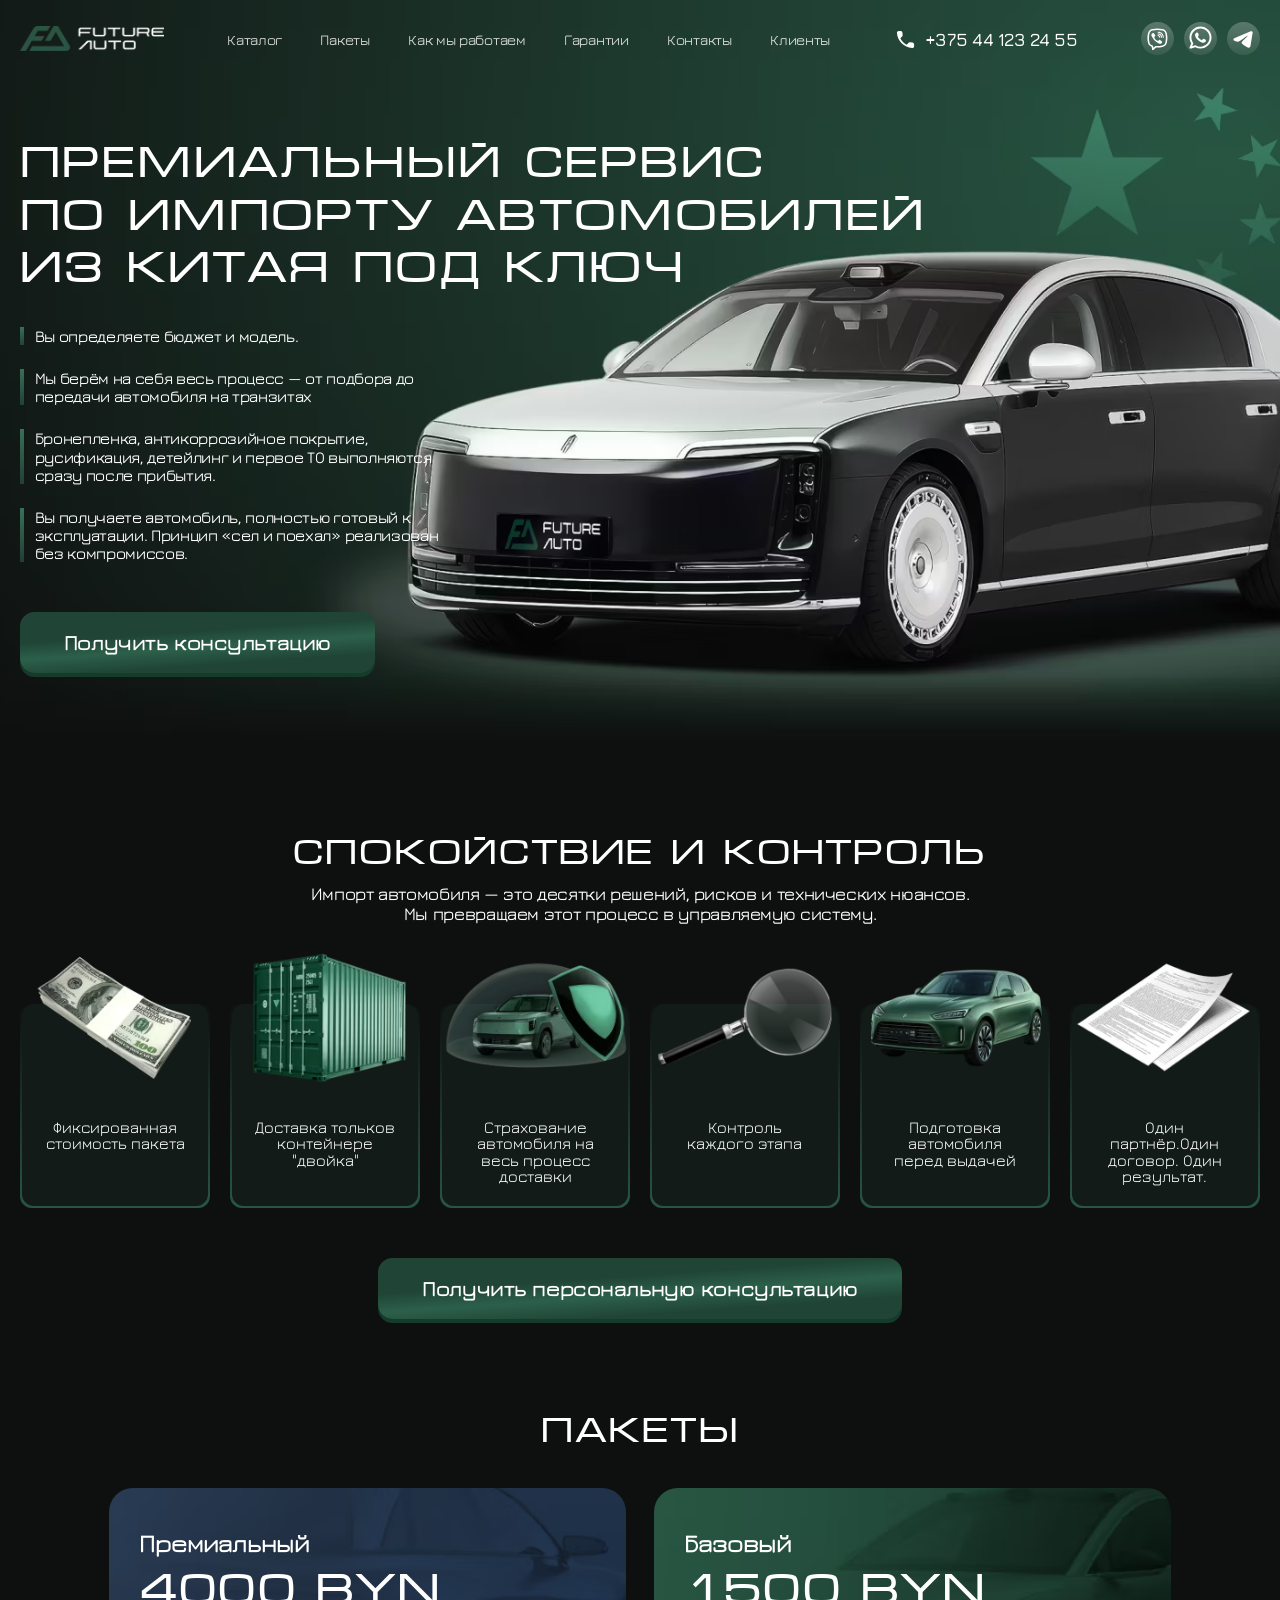
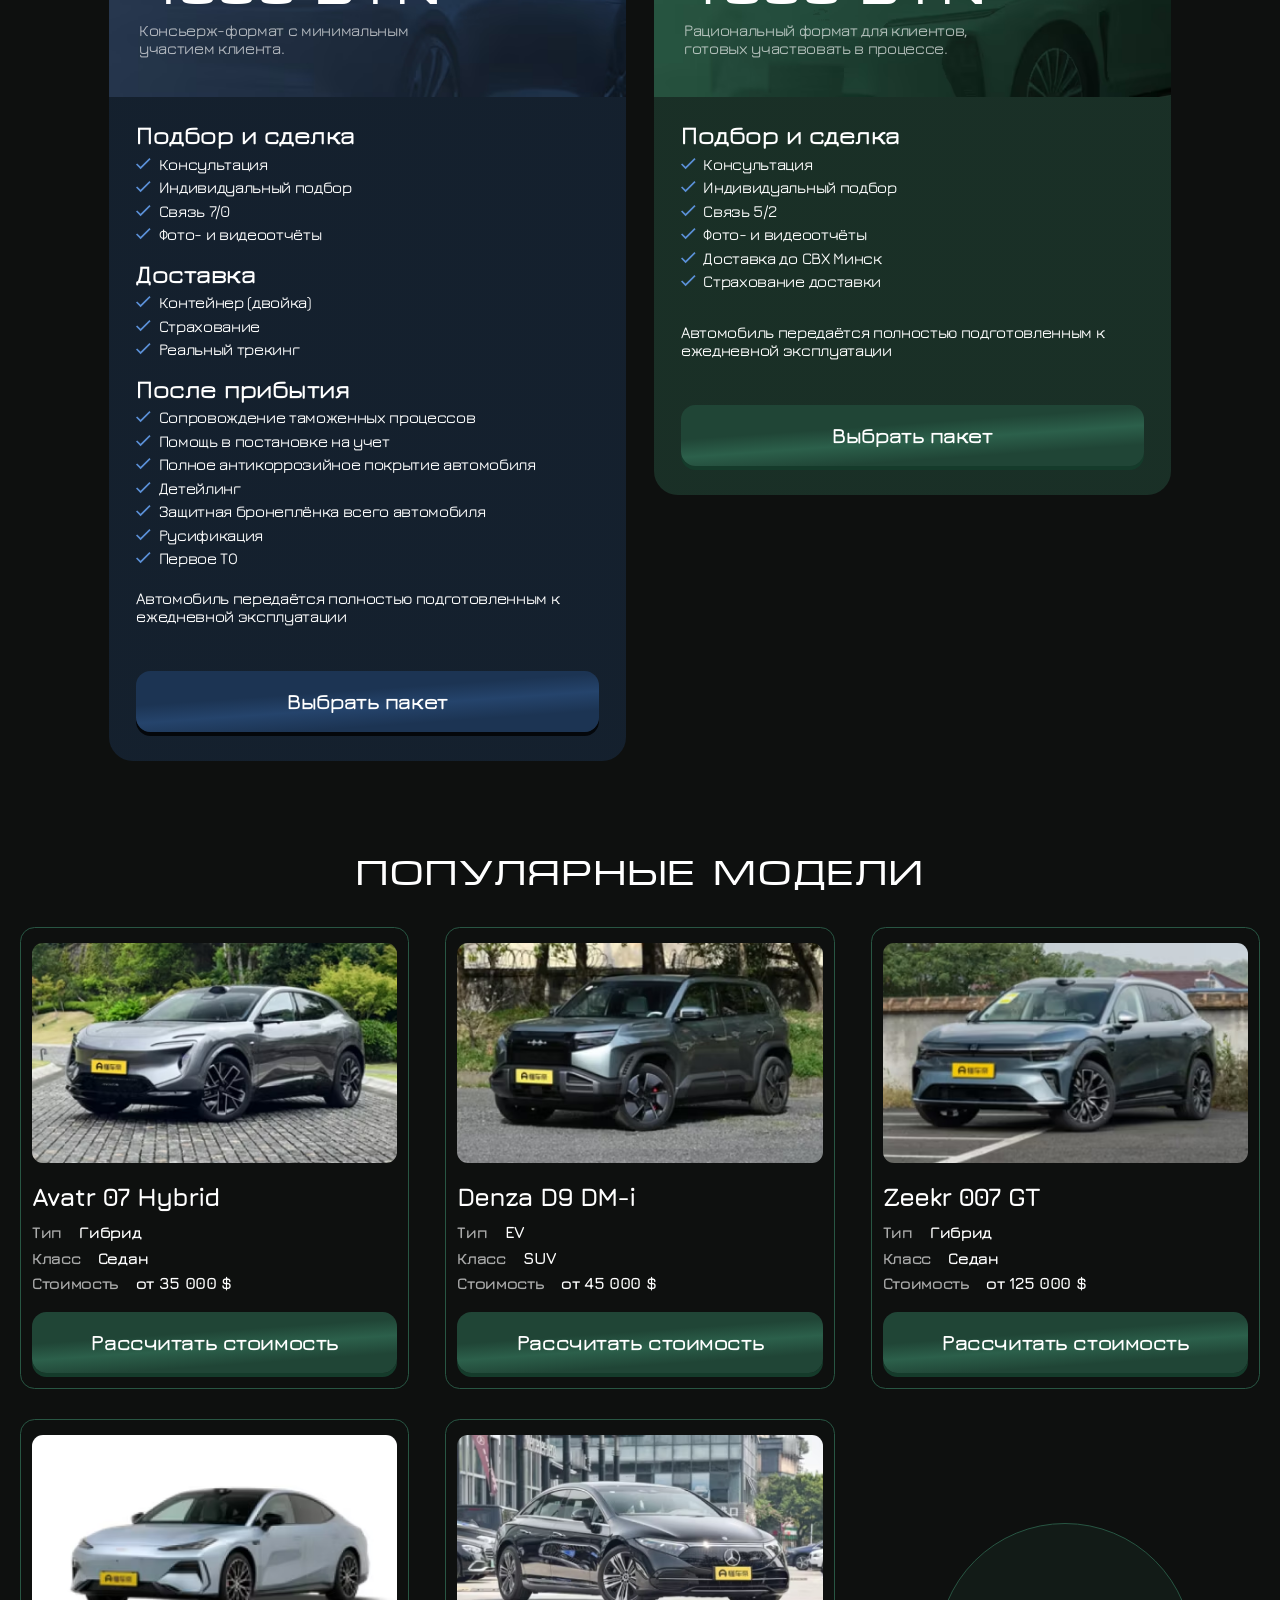
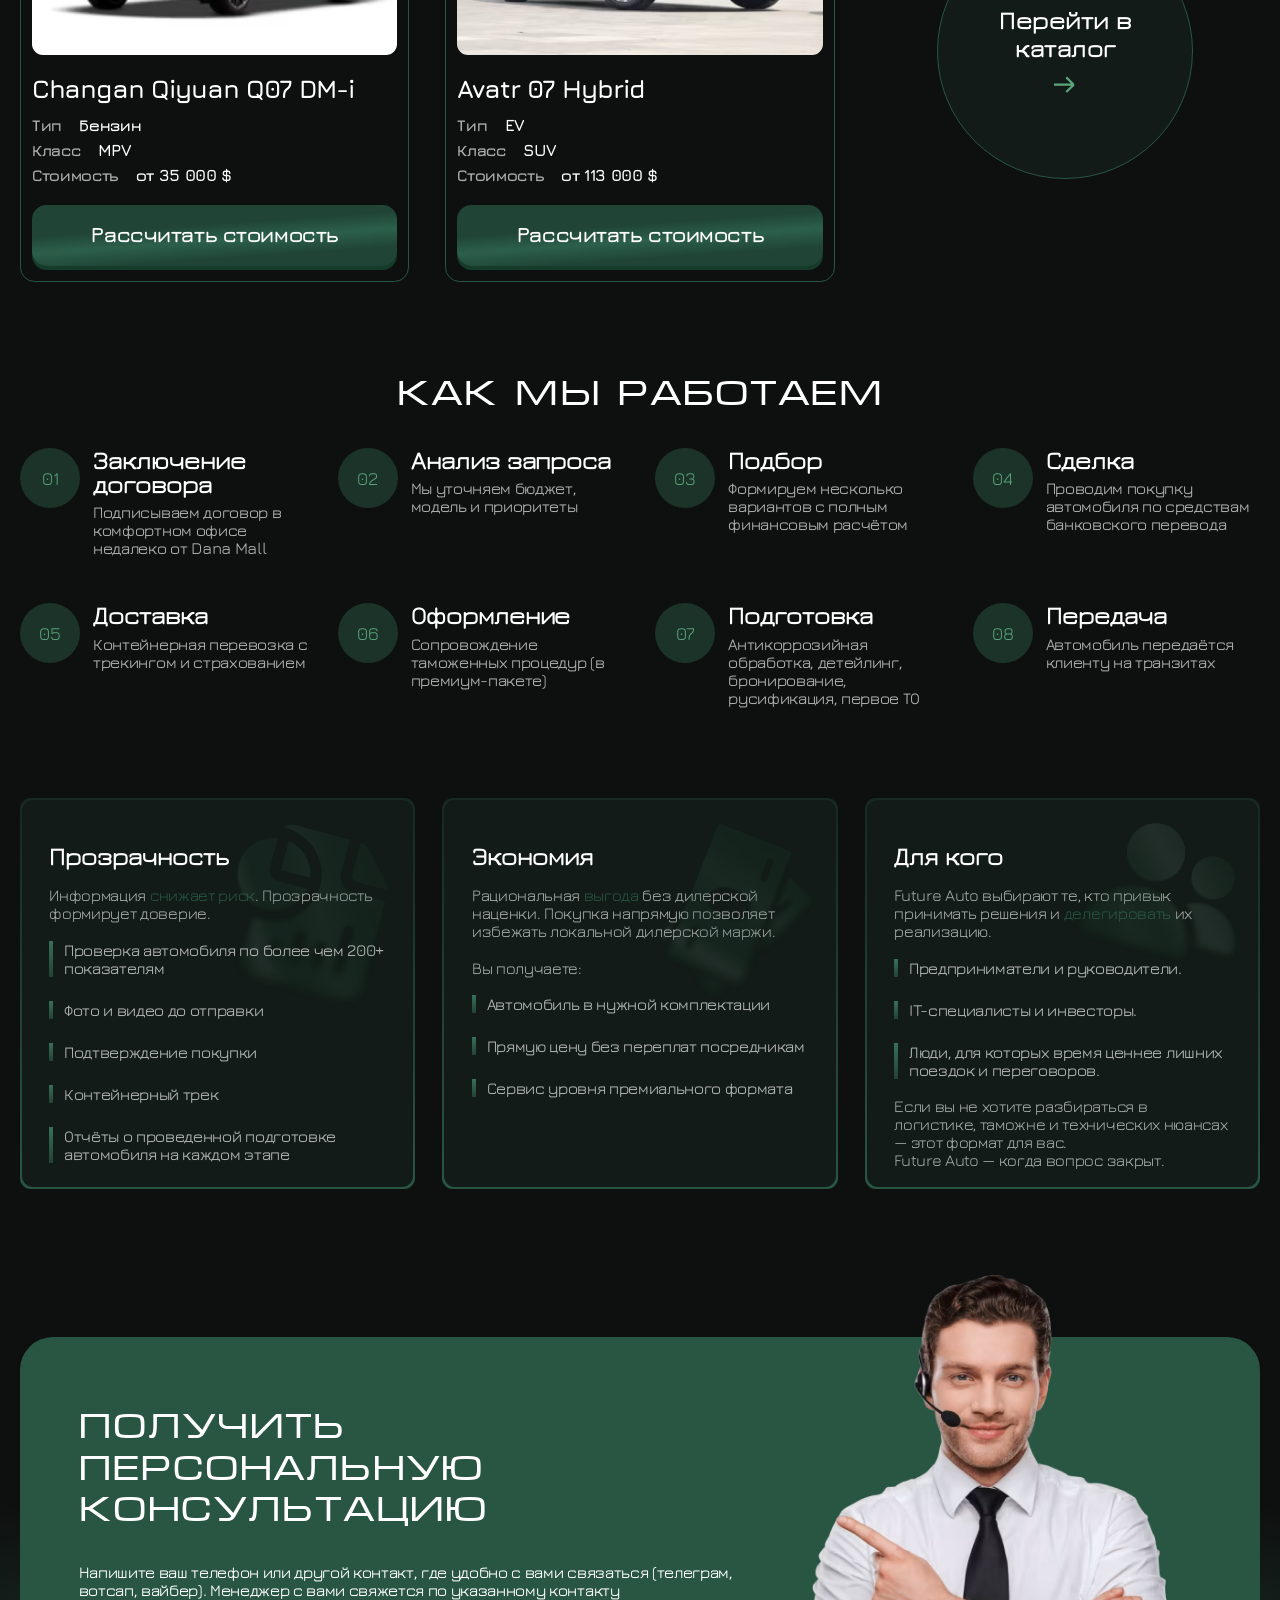
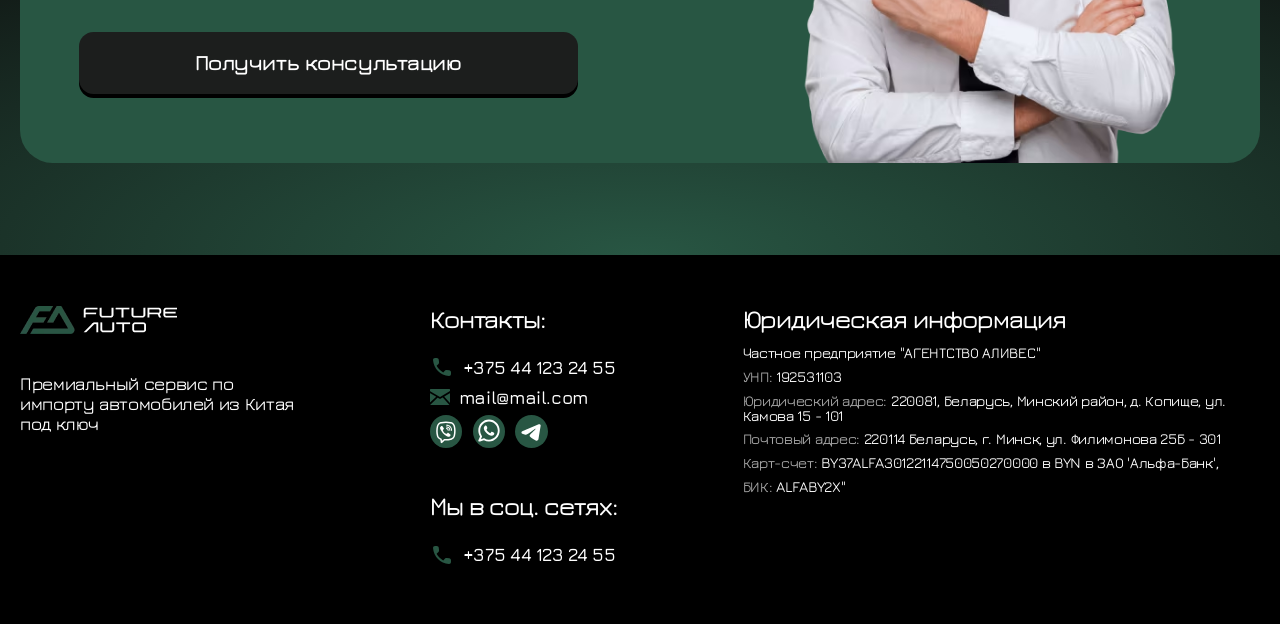
<file: index.html>
<!doctype html>
<html lang="ru">
  <head>
    <meta charset="UTF-8" />
    <meta name="viewport" content="width=device-width, initial-scale=1.0" />
    <link rel="preconnect" href="https://fonts.googleapis.com" />
    <link rel="preconnect" href="https://fonts.gstatic.com" crossorigin />
    <link
      href="https://fonts.googleapis.com/css2?family=Jura:wght@300..700&display=swap"
      rel="stylesheet"
    />
    <link rel="stylesheet" href="./assets/libs/swiper/swiper-bundle.min.css" />
    <link rel="stylesheet" href="./assets/fonts/micra/stylesheet.css" />
    <link rel="stylesheet" href="./assets/css/styles.css" />

    <script src="./assets/libs/swiper/swiper-bundle.min.js"></script>

    <script src="./assets/js/main.js"></script>

    <script src="./assets/js/sliders.js"></script>

    <title>Future auto</title>
  </head>
  <body>
    <header>
      <div class="menu_desktop">
        <!-- Логотип -->
        <a href="/" class="logo">
          <img src="./assets/images/logo.avif" alt="Future Auto логотип" />
        </a>

        <!-- Навигация -->
        <nav class="main_menu">
          <ul>
            <li><a href="/catalog.html">Каталог</a></li>
            <li><a href="/tariffs.html">Пакеты</a></li>
            <li><a href="/process.html">Как мы работаем</a></li>
            <li><a href="/guarantees.html">Гарантии</a></li>
            <li><a href="/contacts.html">Контакты</a></li>
            <li><a href="/clients.html">Клиенты</a></li>
          </ul>
        </nav>
        <div class="contacts_block">
          <img src="./assets/images/icons/phone.svg" alt="" />
          <a href="tel:+375441233455" title="Контакт">+375 44 123 24 55</a>
        </div>
        <div class="socials_block">
          <ul>
            <li>
              <a href="#"
                ><img src="./assets/images/icons/viber.svg" alt="viber"
              /></a>
            </li>

            <li class="desktop">
              <a href="tel:+37544123345">
                <img
                  src="./assets/images/icons/36x36_whatsapp.svg"
                  alt="whatsapp icon"
                />
              </a>
            </li>
            <li>
              <a href="#">
                <img
                  src="./assets/images/icons/36x36_telegram.svg"
                  alt="telegram icon"
                />
              </a>
            </li>
            <li class="mobile">
              <a href="#">
                <img
                  src="./assets/images/icons/phone_mobile.svg"
                  alt="phone icon"
                />
              </a>
            </li>
          </ul>
        </div>
        <div class="burger_btn mobile" data-btn-open="mobile_menu">
          <img src="./assets/images/icons/burger.svg" alt="" />
        </div>
      </div>
    </header>

    <!-- MARK: Hero section -->
    <section class="hero_section">
      <div class="wrap_section">
        <div class="wrap_bg">
          <img
            src="./assets/images/hero_bg.avif"
            alt="car background"
            class="desktop"
          />
          <img
            src="./assets/images/hero_bg_mobile.avif"
            alt="car background"
            class="mobile"
          />
        </div>
        <div class="block_content">
          <div class="wrap_content">
            <h1>
              Премиальный сервис <br />
              по импорту автомобилей <br />
              из китая под ключ
            </h1>
            <ul>
              <li>
                <div class="desciption">Вы определяете бюджет и модель.</div>
              </li>
              <li>
                Мы берём на себя весь процесс — от подбора до передачи
                автомобиля на транзитах
              </li>
              <li>
                Бронепленка, антикоррозийное покрытие, русификация, детейлинг и
                первое ТО выполняются сразу после прибытия.
              </li>
              <li>
                Вы получаете автомобиль, полностью готовый к эксплуатации.
                Принцип «сел и поехал» реализован без компромиссов.
              </li>
            </ul>
            <div class="btn_wrap">
              <a
                href="#"
                class="btn cta"
                data-btn-open="main_popUp"
                data-title-popup="Получить консультацию"
                >Получить консультацию</a
              >
            </div>
          </div>
        </div>
      </div>
    </section>

    <!-- MARK: Feature section -->
    <section class="features_section">
      <div class="wrap_section">
        <div class="header_block">
          <h2>Спокойствие и контроль</h2>
          <div class="description desktop">
            <p>
              Импорт автомобиля — это десятки решений, рисков и технических
              нюансов.
            </p>
            <p>Мы превращаем этот процесс в управляемую систему.</p>
          </div>
        </div>
        <div class="features_block">
          <div class="feature">
            <div class="feature_wrap">
              <img
                src="./assets/images/feature_img_1.avif"
                alt="Фиксированная стоимость пакета"
              />
              <h3>Фиксированная стоимость пакета</h3>
            </div>
          </div>
          <div class="feature">
            <div class="feature_wrap">
              <img
                src="./assets/images/feature_img_2.avif"
                alt="Фиксированная стоимость пакета"
              />
              <h3>Доставка тольков контейнере "двойка"</h3>
            </div>
          </div>
          <div class="feature">
            <div class="feature_wrap">
              <img
                src="./assets/images/feature_img_3.avif"
                alt="Фиксированная стоимость пакета"
              />
              <h3>Страхование автомобиля на весь процесс доставки</h3>
            </div>
          </div>
          <div class="feature">
            <div class="feature_wrap">
              <img
                src="./assets/images/feature_img_4.avif"
                alt="Фиксированная стоимость пакета"
              />
              <h3>Контроль каждого этапа</h3>
            </div>
          </div>
          <div class="feature">
            <div class="feature_wrap">
              <img
                src="./assets/images/feature_img_5.avif"
                alt="Фиксированная стоимость пакета"
              />
              <h3>Подготовка автомобиля перед выдачей</h3>
            </div>
          </div>
          <div class="feature">
            <div class="feature_wrap">
              <img
                src="./assets/images/feature_img_6.avif"
                alt="Фиксированная стоимость пакета"
              />
              <h3>Один партнёр.Один договор. Один результат.</h3>
            </div>
          </div>
        </div>
        <div class="btn_wrap desktop">
          <a href="#" class="btn cta desktop" data-btn-open="main_popUp"
            >Получить персональную консультацию</a
          >
        </div>
      </div>
    </section>

    <!-- MARK: Tariffs section -->
    <section class="tariffs_section">
      <div class="wrap_section">
        <h2>Пакеты</h2>
        <div class="tariffs_block">
          <div class="card">
            <div class="header_block">
              <div class="card_bg">
                <img
                  src="./assets/images/card_bg_premium.avif"
                  alt="background"
                />
              </div>
              <div class="wrap_header_content">
                <h3>Премиальный</h3>
                <div class="cost">4000 BYN</div>
                <p class="description">
                  Консьерж-формат с минимальным участием клиента.
                </p>
              </div>
            </div>
            <div class="services_wrap premium">
              <div class="services__block">
                <h4 class="services__title">Подбор и сделка</h4>
                <ul class="services__list">
                  <li>Консультация</li>
                  <li>Индивидуальный подбор</li>
                  <li>Связь 7/0</li>
                  <li>Фото- и видеоотчёты</li>
                </ul>
              </div>

              <div class="services__block">
                <h4 class="services__title">Доставка</h4>
                <ul class="services__list">
                  <li>Контейнер (двойка)</li>
                  <li>Страхование</li>
                  <li>Реальный трекинг</li>
                </ul>
              </div>

              <div class="services__block">
                <h4 class="services__title">После прибытия</h4>
                <ul class="services__list">
                  <li>Сопровождение таможенных процессов</li>
                  <li>Помощь в постановке на учет</li>
                  <li>Полное антикоррозийное покрытие автомобиля</li>
                  <li>Детейлинг</li>
                  <li>Защитная бронеплёнка всего автомобиля</li>
                  <li>Русификация</li>
                  <li>Первое ТО</li>
                </ul>

                <p class="services__note">
                  Автомобиль передаётся полностью подготовленным к ежедневной
                  эксплуатации
                </p>
              </div>

              <div class="btn_wrap">
                <a
                  href="#"
                  class="btn cta blue"
                  data-btn-open="main_popUp"
                  data-title-popup="Выбрать пакет"
                  >Выбрать пакет</a
                >
              </div>
            </div>
          </div>

          <div class="card">
            <div class="header_block">
              <div class="card_bg">
                <img src="./assets/images/card_bg_base.avif" alt="background" />
              </div>
              <div class="wrap_header_content">
                <h3>Базовый</h3>
                <div class="cost">1500 BYN</div>
                <p class="description">
                  Рациональный формат для клиентов, готовых участвовать в
                  процессе.
                </p>
              </div>
            </div>
            <div class="services_wrap">
              <div class="services__block">
                <h4 class="services__title">Подбор и сделка</h4>
                <ul class="services__list">
                  <li>Консультация</li>
                  <li>Индивидуальный подбор</li>
                  <li>Связь 5/2</li>
                  <li>Фото- и видеоотчёты</li>
                  <li>Доставка до СВХ Минск</li>
                  <li>Страхование доставки</li>
                </ul>
              </div>

              <p class="services__note">
                Автомобиль передаётся полностью подготовленным к ежедневной
                эксплуатации
              </p>
              <div class="btn_wrap">
                <a
                  href="#"
                  class="btn cta"
                  data-btn-open="main_popUp"
                  data-title-popup="Выбрать пакет"
                  >Выбрать пакет</a
                >
              </div>
            </div>
          </div>
        </div>
      </div>
    </section>

    <!-- MARK: Catalog section -->

    <section class="catalog_section">
      <div class="wrap_section">
        <h2 class="text_center">Популярные модели</h2>
        <div class="models_block">
          <!-- Single Card -->
          <article class="card">
            <div class="img_wrap">
              <img src="./assets/images/acard_catalog_1.avif" alt="car avatr" />
            </div>
            <div class="content_wrap">
              <h3>Avatr 07 Hybrid</h3>
              <div class="characteristic_block"><span>Тип</span> Гибрид</div>
              <div class="characteristic_block"><span>Класс</span> Седан</div>
              <div class="characteristic_block">
                <span>Стоимость</span> от 35 000 $
              </div>
              <div class="btn_block">
                <a
                  href="#"
                  class="btn cta"
                  data-btn-open="main_popUp"
                  data-title-popup="Рассчитать стоимость"
                  >Рассчитать стоимость</a
                >
              </div>
            </div>
          </article>

          <!-- Single Card -->
          <article class="card">
            <div class="img_wrap">
              <img src="./assets/images/acard_catalog_2.avif" alt="car avatr" />
            </div>
            <div class="content_wrap">
              <h3>Denza D9 DM-i</h3>
              <div class="characteristic_block"><span>Тип</span> EV</div>
              <div class="characteristic_block"><span>Класс</span> SUV</div>
              <div class="characteristic_block">
                <span>Стоимость</span> от 45 000 $
              </div>
              <div class="btn_block">
                <a
                  href="#"
                  class="btn cta"
                  data-btn-open="main_popUp"
                  data-title-popup="Рассчитать стоимость"
                  >Рассчитать стоимость</a
                >
              </div>
            </div>
          </article>

          <!-- Single Card -->
          <article class="card">
            <div class="img_wrap">
              <img src="./assets/images/acard_catalog_3.avif" alt="car avatr" />
            </div>
            <div class="content_wrap">
              <h3>Zeekr 007 GT</h3>
              <div class="characteristic_block"><span>Тип</span> Гибрид</div>
              <div class="characteristic_block"><span>Класс</span> Седан</div>
              <div class="characteristic_block">
                <span>Стоимость</span> от 125 000 $
              </div>
              <div class="btn_block">
                <a
                  href="#"
                  class="btn cta"
                  data-btn-open="main_popUp"
                  data-title-popup="Рассчитать стоимость"
                  >Рассчитать стоимость</a
                >
              </div>
            </div>
          </article>

          <!-- Single Card -->
          <article class="card">
            <div class="img_wrap">
              <img src="./assets/images/acard_catalog_4.avif" alt="car avatr" />
            </div>
            <div class="content_wrap">
              <h3>Changan Qiyuan Q07 DM-i</h3>
              <div class="characteristic_block"><span>Тип</span> Бензин</div>
              <div class="characteristic_block"><span>Класс</span> MPV</div>
              <div class="characteristic_block">
                <span>Стоимость</span> от 35 000 $
              </div>
              <div class="btn_block">
                <a
                  href="#"
                  class="btn cta"
                  data-btn-open="main_popUp"
                  data-title-popup="Рассчитать стоимость"
                  >Рассчитать стоимость</a
                >
              </div>
            </div>
          </article>

          <!-- Single Card -->
          <article class="card">
            <div class="img_wrap">
              <img src="./assets/images/acard_catalog_5.avif" alt="car avatr" />
            </div>
            <div class="content_wrap">
              <h3>Avatr 07 Hybrid</h3>
              <div class="characteristic_block"><span>Тип</span> EV</div>
              <div class="characteristic_block"><span>Класс</span> SUV</div>
              <div class="characteristic_block">
                <span>Стоимость</span> от 113 000 $
              </div>
              <div class="btn_block">
                <a
                  href="#"
                  class="btn cta"
                  data-btn-open="main_popUp"
                  data-title-popup="Рассчитать стоимость"
                  >Рассчитать стоимость</a
                >
              </div>
            </div>
          </article>

          <!-- Single Card -->
          <article class="card last">
            <a href="/catalog.html" class="into_catalog_btn">
              <div class="title">
                Перейти в <br />
                каталог
              </div>
              <img src="./assets/images/icons/arrow_left.svg" alt="arrow" />
            </a>
          </article>
        </div>
      </div>
    </section>

    <!-- MARK: Job section -->
    <section class="work-process_section">
      <div class="wrap_section">
        <h2 class="text_center">Как мы работаем</h2>
        <ol class="steps_wrap">
          <li class="step">
            <div class="num_block">01</div>
            <div class="content_block">
              <h3>Заключение договора</h3>
              <div class="description">
                Подписываем договор в комфортном офисе недалеко от Dana Mall
              </div>
            </div>
          </li>

          <li class="step">
            <div class="num_block">02</div>
            <div class="content_block">
              <h3>Анализ запроса</h3>
              <div class="description">
                Мы уточняем бюджет, модель и приоритеты
              </div>
            </div>
          </li>

          <li class="step">
            <div class="num_block">03</div>
            <div class="content_block">
              <h3>Подбор</h3>
              <div class="description">
                Формируем несколько вариантов с полным финансовым расчётом
              </div>
            </div>
          </li>

          <li class="step">
            <div class="num_block">04</div>
            <div class="content_block">
              <h3>Сделка</h3>
              <div class="description">
                Проводим покупку автомобиля по средствам банковского перевода
              </div>
            </div>
          </li>

          <li class="step">
            <div class="num_block">05</div>
            <div class="content_block">
              <h3>Доставка</h3>
              <div class="description">
                Контейнерная перевозка с трекингом и страхованием
              </div>
            </div>
          </li>

          <li class="step">
            <div class="num_block">06</div>
            <div class="content_block">
              <h3>Оформление</h3>
              <div class="description">
                Сопровождение таможенных процедур (в премиум-пакете)
              </div>
            </div>
          </li>

          <li class="step">
            <div class="num_block">07</div>
            <div class="content_block">
              <h3>Подготовка</h3>
              <div class="description">
                Антикоррозийная обработка, детейлинг, бронирование, русификация,
                первое ТО
              </div>
            </div>
          </li>

          <li class="step">
            <div class="num_block">08</div>
            <div class="content_block">
              <h3>Передача</h3>
              <div class="description">
                Автомобиль передаётся клиенту на транзитах
              </div>
            </div>
          </li>
        </ol>
      </div>
    </section>

    <!-- MARK: advantages section -->
    <section class="advantages_section">
      <div class="wrap_section">
        <!-- Single advantages -->
        <div class="advantage">
          <div class="bg_wrap">
            <img src="./assets/images/adv_bg_1.avif" alt="bg_wrap" />
          </div>
          <div class="wrap_advantage">
            <h3>Прозрачность</h3>
            <div class="post_title">
              Информация <span>снижает риск</span>. Прозрачность формирует
              доверие.
            </div>
            <ul>
              <li>Проверка автомобиля по более чем 200+ показателям</li>
              <li>Фото и видео до отправки</li>
              <li>Подтверждение покупки</li>
              <li>Контейнерный трек</li>
              <li>
                Отчёты о проведенной подготовке автомобиля на каждом этапе
              </li>
            </ul>
          </div>
        </div>

        <!-- Single advantages -->
        <div class="advantage">
          <div class="bg_wrap">
            <img src="./assets/images/adv_bg_2.avif" alt="bg_wrap" />
          </div>
          <div class="wrap_advantage">
            <h3>Экономия</h3>
            <div class="post_title">
              Рациональная <span>выгода</span> без дилерской наценки. Покупка
              напрямую позволяет избежать локальной дилерской маржи.
            </div>
            <div class="post_title">Вы получаете:</div>
            <ul>
              <li>Автомобиль в нужной комплектации</li>
              <li>Прямую цену без переплат посредникам</li>
              <li>Сервис уровня премиального формата</li>
            </ul>
          </div>
        </div>

        <!-- Single advantages -->
        <div class="advantage">
          <div class="bg_wrap">
            <img src="./assets/images/adv_bg_3.avif" alt="bg_wrap" />
          </div>
          <div class="wrap_advantage">
            <h3>Для кого</h3>
            <div class="post_title">
              Future Auto выбирают те, кто привык принимать решения и
              <span>делегировать</span> их реализацию.
            </div>
            <ul>
              <li>Предприниматели и руководители.</li>
              <li>IT-специалисты и инвесторы.</li>
              <li>
                Люди, для которых время ценнее лишних поездок и переговоров.
              </li>
            </ul>
            <div class="post_title">
              Если вы не хотите разбираться в логистике, таможне и технических
              нюансах — этот формат для вас. <br />
              Future Auto — когда вопрос закрыт.
            </div>
          </div>
        </div>
      </div>
    </section>

    <!-- MARK: Baner section -->
    <section class="baner_section">
      <div class="wrap_section">
        <img
          src="./assets/images/baner_main_page.avif"
          class="section_bg"
          alt="bg_wrap"
        />
        <div class="content_block">
          <h2>Получить персональную консультацию</h2>
          <div class="post_title">
            Напишите ваш телефон или другой контакт, где удобно с вами связаться
            (телеграм, вотсап, вайбер). Менеджер с вами свяжется по указанному
            контакту
          </div>
          <div class="btn_wrap">
            <a href="#" class="btn cta black" data-btn-open="main_popUp"
              >Получить консультацию</a
            >
          </div>
        </div>
      </div>
    </section>

    <!-- MARK: footer -->
    <footer>
      <div class="wrap_gradient">
        <div class="gradient_top"></div>
      </div>

      <div class="wrap_footer">
        <div class="inner_footer">
          <div class="col col_logo">
            <a href="/" class="logo">
              <img src="./assets/images/logo.avif" alt="Future Auto логотип" />
            </a>
            <div class="anatation">
              Премиальный сервис по импорту автомобилей из Китая под ключ
            </div>
          </div>
          <div class="col col_contacts">
            <div class="row_block">
              <h3>Контакты:</h3>
              <div class="contact_block phone">
                <img src="./assets/images/icons/phone_footer.svg" alt="icon" />
                <a href="tel:+375441233455" title="Контакт"
                  >+375 44 123 24 55</a
                >
              </div>
              <div class="contact_block mail">
                <img src="./assets/images/icons/mail_footer.svg" alt="icon" />
                <a href="mailto:mail@mail.com" title="Контакт">mail@mail.com</a>
              </div>
              <div class="socials_block">
                <ul>
                  <li>
                    <a href="#"
                      ><img
                        src="./assets/images/icons/viber_green.svg"
                        alt="viber"
                    /></a>
                  </li>
                  <li>
                    <a href="#">
                      <img
                        src="./assets/images/icons/whatsapp_green.svg"
                        alt=""
                      />
                    </a>
                  </li>
                  <li>
                    <a href="#">
                      <img
                        src="./assets/images/icons/telegram_green.svg"
                        alt=""
                      />
                    </a>
                  </li>
                </ul>
              </div>
            </div>
            <div class="row_block">
              <h3>Мы в соц. сетях:</h3>
              <div class="contact_block phone">
                <img src="./assets/images/icons/phone_footer.svg" alt="icon" />
                <a href="tel:+375441233455" title="Контакт"
                  >+375 44 123 24 55</a
                >
              </div>
            </div>
          </div>
          <div class="col col_legal">
            <h3>Юридическая информация</h3>
            <div class="legal_text">
              <p>Частное предприятие "АГЕНТСТВО АЛИВЕС"</p>
              <p><span>УНП:</span> 192531103</p>
              <p>
                <span>Юридический адрес:</span> 220081, Беларусь, Минский район,
                д. Копище, ул. Камова 15 - 101
              </p>
              <p>
                <span>Почтовый адрес:</span> 220114 Беларусь, г. Минск, ул.
                Филимонова 25Б - 301
              </p>
              <p>
                <span>Карт-счет:</span> BY37ALFA30122114750050270000 в BYN в ЗАО
                'Альфа-Банк',
              </p>
              <p><span>БИК:</span> ALFABY2X"</p>
            </div>
          </div>
        </div>
      </div>
    </footer>
    <!-- MARK: Мобильное меню -->
    <div class="wrap_menu_mobile" data-block-closable="mobile_menu">
      <nav class="mobile_menu">
        <ul>
          <li><a href="/catalog.html">Каталог</a></li>
          <li><a href="/tariffs.html">Пакеты</a></li>
          <li><a href="/process.html">Как мы работаем</a></li>
          <li><a href="/guarantees.html">Гарантии</a></li>
          <li><a href="/contacts.html">Контакты</a></li>
          <li><a href="/clients.html">Клиенты</a></li>
        </ul>
      </nav>
      <div class="socials_block">
        <ul>
          <li>
            <a href="tel:+375441232455">
              <img
                src="./assets/images/icons/phone_mob_menu.svg"
                alt="phone icon"
              />
            </a>
          </li>
          <li>
            <a href="mailto:mail@mail.com">
              <img
                src="./assets/images/icons/mail_mob_menu.svg"
                alt="mail icon"
              />
            </a>
          </li>

          <li>
            <a href="#"
              ><img src="./assets/images/icons/viber_mob_menu.svg" alt="viber"
            /></a>
          </li>

          <li>
            <a href="#">
              <img
                src="./assets/images/icons/whatsapp_mob_menu.svg"
                alt="whatsapp icon"
              />
            </a>
          </li>
          <li>
            <a href="#">
              <img
                src="./assets/images/icons/telegram_mob_menu.svg"
                alt="telegram icon"
              />
            </a>
          </li>
          <li>
            <a href="#">
              <img
                src="./assets/images/icons/inst_mob_menu.svg"
                alt="instagram icon"
              />
            </a>
          </li>
        </ul>
      </div>
    </div>
    <!-- popUp main -->
    <div class="popup_main" id="popup_main" data-block-closable="main_popUp">
      <div class="overlay">
        <button class="close_popUp" data-btn-close>
          <svg
            width="42"
            height="42"
            viewBox="0 0 42 42"
            fill="none"
            xmlns="http://www.w3.org/2000/svg"
          >
            <path
              d="M9 33.5502L33.5503 9M33.5503 33.5502L9 9"
              stroke="white"
              stroke-width="4"
            />
          </svg>
        </button>
      </div>
      <div class="wrap_popup">
        <div class="wrap_content">
          <h2 data-title-popup>Получить консультацию</h2>
          <div class="description">
            Оставьте номер телефона или удобный мессенджер (WhatsApp, Telegram,
            Viber) <br />
            Мы свяжемся с вами там, где вам комфортнее
          </div>
          <form id="contact_us_form" class="contact_us_form">
            <div class="row">
              <div class="col dropdown_form">
                <!-- Filter block -->
                <div class="filter_block">
                  <button type="button" class="filter_toggle" data-dropdown-btn>
                    <div class="btn_label">-- Выберите способ связи --</div>
                    <svg
                      width="24"
                      height="24"
                      viewBox="0 0 24 24"
                      fill="none"
                      xmlns="http://www.w3.org/2000/svg"
                    >
                      <path
                        d="M17 9L12 14L7 9"
                        stroke="white"
                        stroke-opacity="0.65"
                        stroke-linecap="round"
                        stroke-linejoin="round"
                      />
                    </svg>
                  </button>
                  <div class="dropdown_menu">
                    <ul>
                      <li
                        data-status="disabled"
                        data-name="no_active"
                        data-type="text"
                        data-placeholder="Выберите способ связи"
                      >
                        -- Выберите способ связи --
                      </li>
                      <li
                        data-status="enabled"
                        data-name="phone"
                        data-type="tel"
                        data-placeholder="Ваш телефон"
                      >
                        Телефон
                      </li>
                      <li
                        data-status="enabled"
                        data-name="mail"
                        data-type="mail"
                        data-placeholder="Ваш почта"
                      >
                        Почта
                      </li>
                      <li
                        data-status="enabled"
                        data-name="telegram"
                        data-type="text"
                        data-placeholder="Ваш Telegram"
                      >
                        Telegram
                      </li>
                      <li
                        data-status="enabled"
                        data-name="viber"
                        data-type="text"
                        data-placeholder="Ваш Viber"
                      >
                        Viber
                      </li>
                      <li
                        data-status="enabled"
                        data-name="whatsapp"
                        data-type="text"
                        data-placeholder="Ваш WhatsApp"
                      >
                        WhatsApp
                      </li>
                    </ul>
                  </div>
                </div>
              </div>
              <div class="col">
                <input
                  id="input_popUp"
                  type="tel"
                  name="phone"
                  placeholder="Выберите способ связи"
                  disabled
                />
              </div>
            </div>
            <div class="row btn_wrap">
              <input
                type="submit"
                value="Отправить"
                disabled
                id="submit_popUp"
              />
            </div>
          </form>
        </div>
      </div>
    </div>
  </body>
</html>
</file>
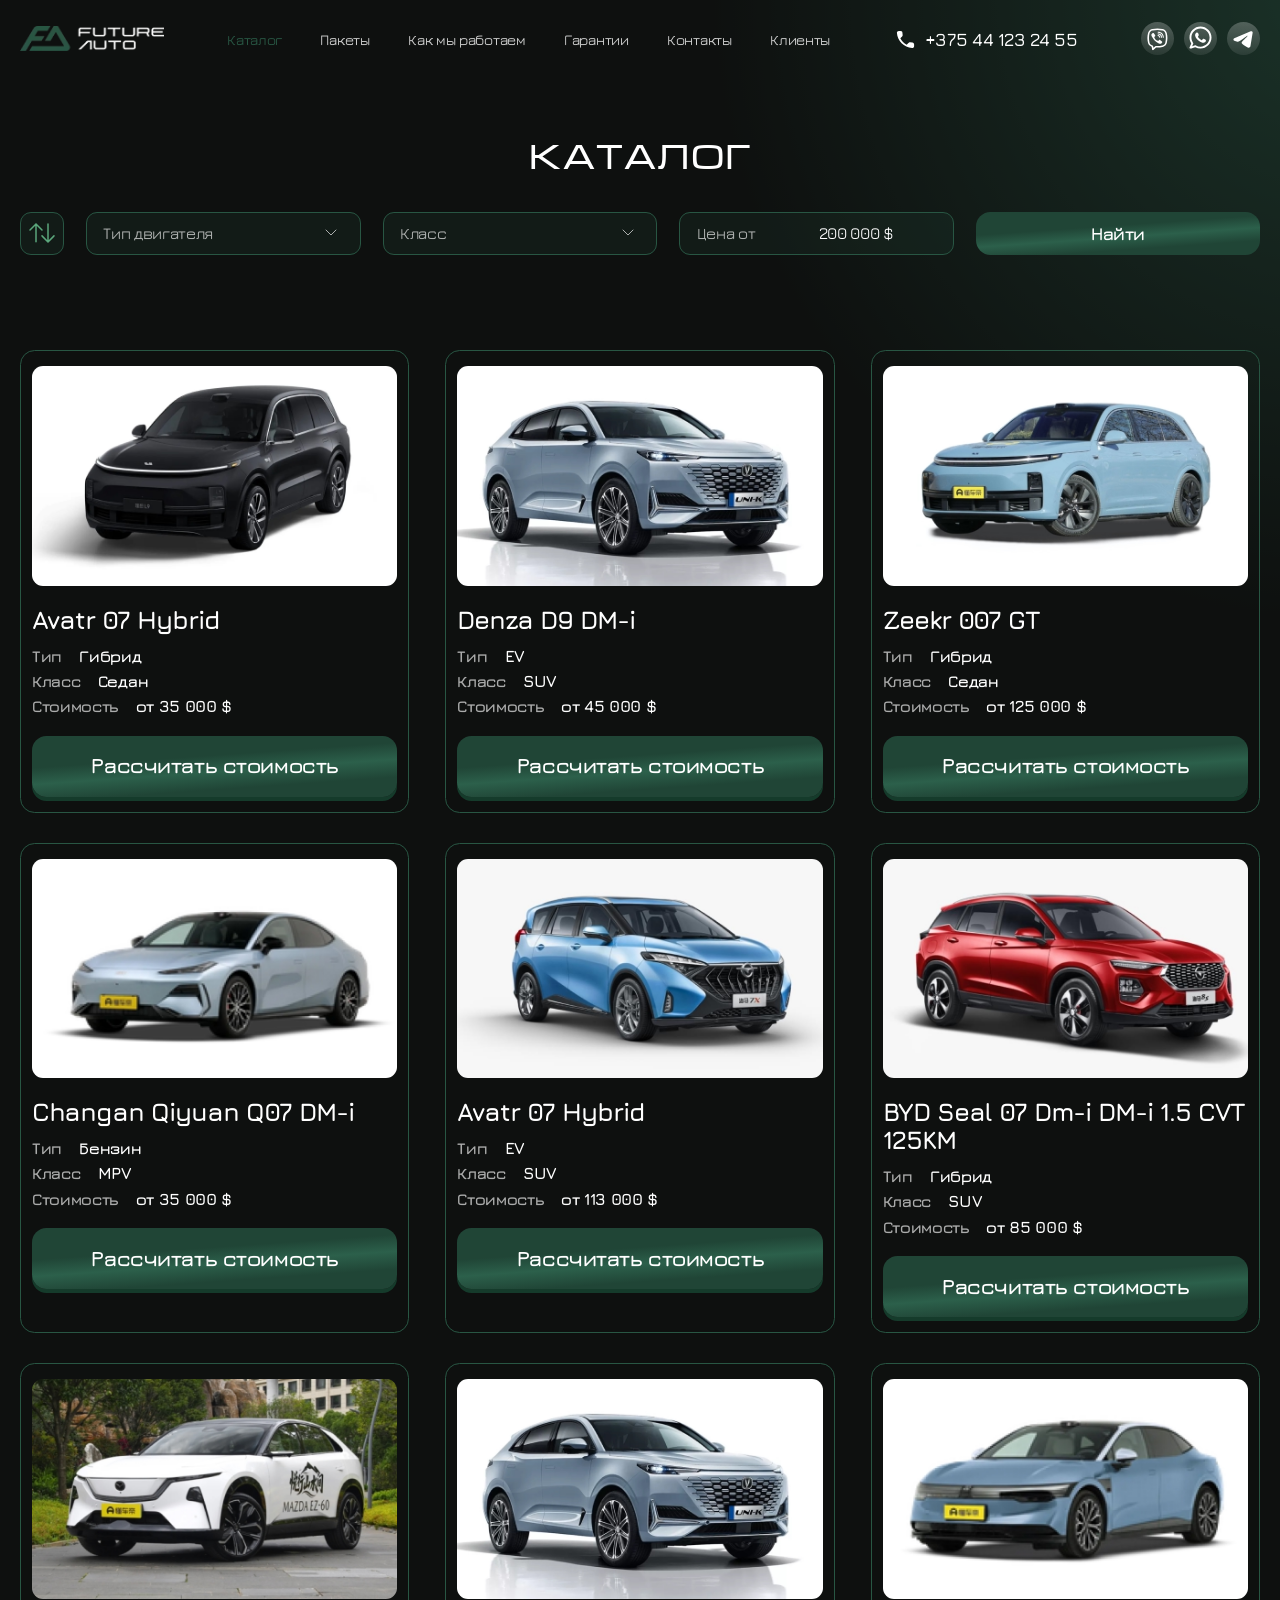
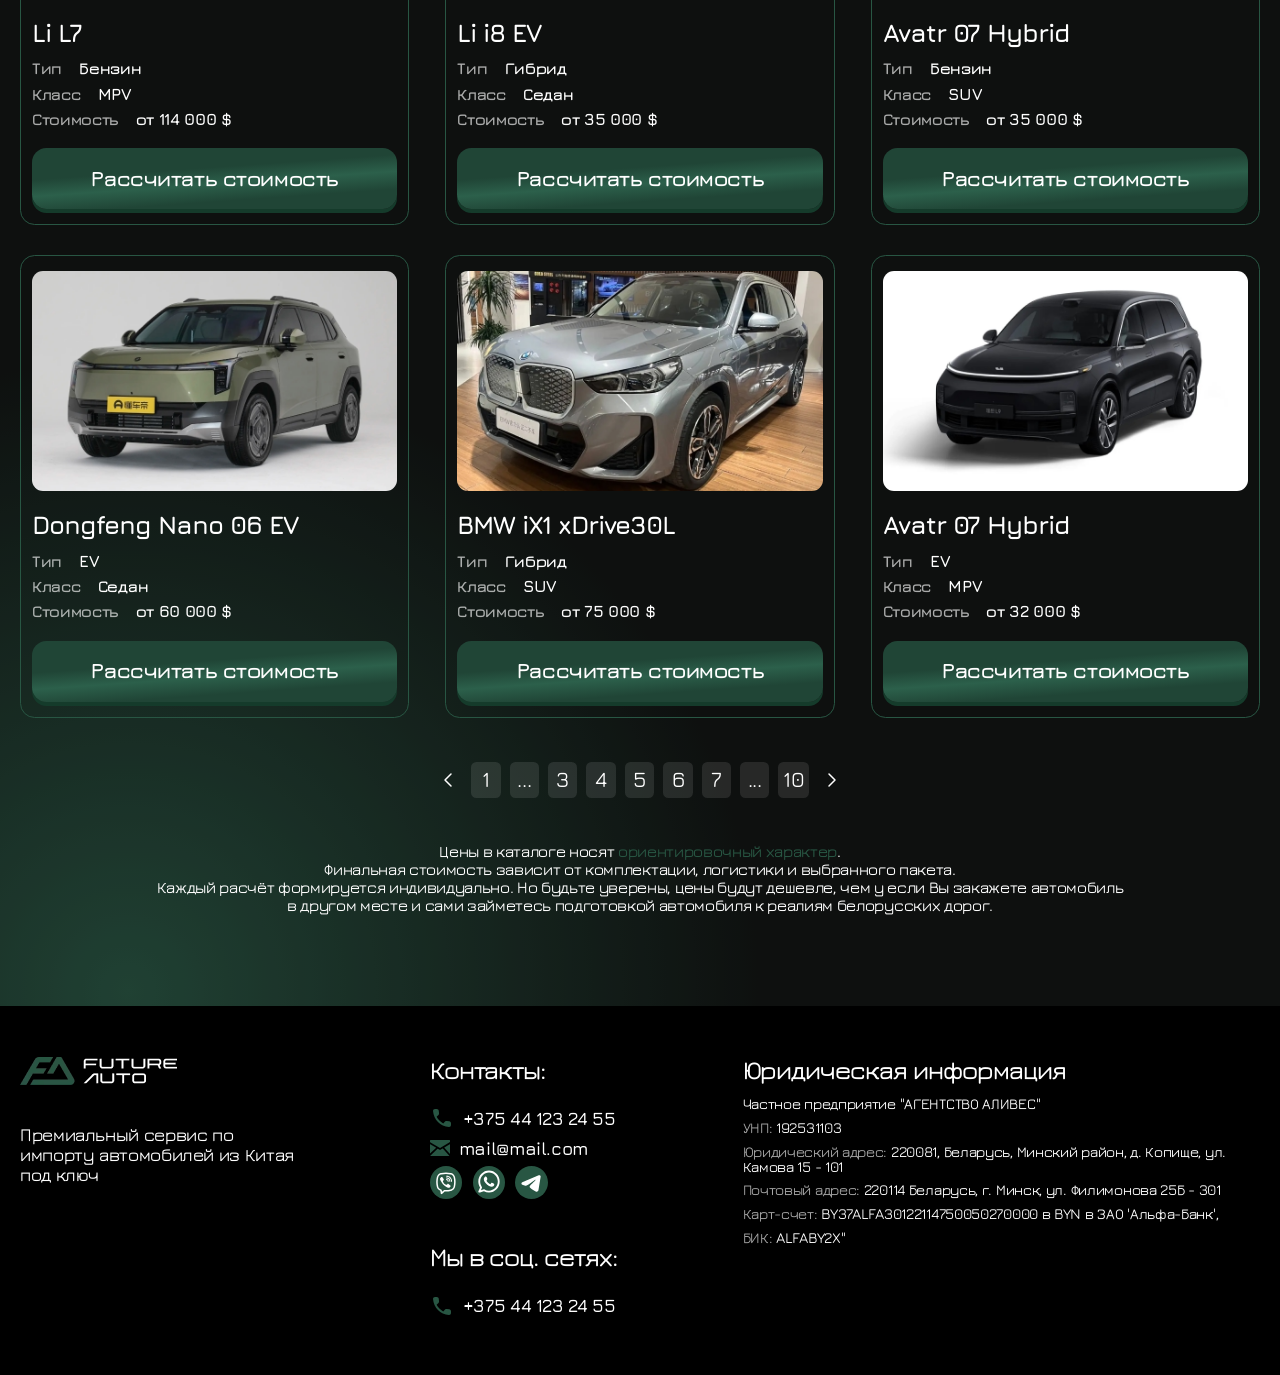
<file: catalog.html>
<!doctype html>
<html lang="ru">
  <head>
    <meta charset="UTF-8" />
    <meta name="viewport" content="width=device-width, initial-scale=1.0" />
    <link rel="preconnect" href="https://fonts.googleapis.com" />
    <link rel="preconnect" href="https://fonts.gstatic.com" crossorigin />
    <link
      href="https://fonts.googleapis.com/css2?family=Jura:wght@300..700&display=swap"
      rel="stylesheet"
    />
    <link rel="stylesheet" href="./assets/libs/swiper/swiper-bundle.min.css" />
    <link rel="stylesheet" href="./assets/fonts/micra/stylesheet.css" />
    <link rel="stylesheet" href="./assets/css/styles.css" />

    <script src="./assets/libs/swiper/swiper-bundle.min.js"></script>

    <script src="./assets/js/main.js"></script>

    <script src="./assets/js/sliders.js"></script>

    <title>Future auto</title>
  </head>
  <body>
    <header>
      <div class="menu_desktop">
        <!-- Логотип -->
        <a href="/" class="logo">
          <img src="./assets/images/logo.avif" alt="Future Auto логотип" />
        </a>

        <!-- Навигация -->
        <nav class="main_menu">
          <ul>
            <li><a href="/catalog.html" class="current">Каталог</a></li>
            <li><a href="/tariffs.html">Пакеты</a></li>
            <li><a href="/process.html">Как мы работаем</a></li>
            <li><a href="/guarantees.html">Гарантии</a></li>
            <li><a href="/contacts.html">Контакты</a></li>
            <li><a href="/clients.html">Клиенты</a></li>
          </ul>
        </nav>
        <div class="contacts_block">
          <img src="./assets/images/icons/phone.svg" alt="" />
          <a href="tel:+375441233455" title="Контакт">+375 44 123 24 55</a>
        </div>
        <div class="socials_block">
          <ul>
            <li>
              <a href="#"
                ><img src="./assets/images/icons/viber.svg" alt="viber"
              /></a>
            </li>

            <li class="desktop">
              <a href="tel:+37544123345">
                <img
                  src="./assets/images/icons/36x36_whatsapp.svg"
                  alt="whatsapp icon"
                />
              </a>
            </li>
            <li>
              <a href="#">
                <img
                  src="./assets/images/icons/36x36_telegram.svg"
                  alt="telegram icon"
                />
              </a>
            </li>
            <li class="mobile">
              <a href="#">
                <img
                  src="./assets/images/icons/phone_mobile.svg"
                  alt="phone icon"
                />
              </a>
            </li>
          </ul>
        </div>
        <div class="burger_btn mobile" data-btn-open="mobile_menu">
          <img src="./assets/images/icons/burger.svg" alt="" />
        </div>
      </div>
    </header>

    <main>
      <!-- MARK: Catalog section -->
      <section class="catalog_general_section">
        <div class="wrap_section">
          <h2 class="text_center">Каталог</h2>

          <!-- MARK: блок фильтров -->
          <div class="filter_wrap desktop">
            <form
              id="catalog_filters_form"
              class="catalog_filters_form"
              method="GET"
            >
              <!-- Filter block -->
              <div class="filter_block sort">
                <button type="button" data-dropdown-btn class="filter_toggle">
                  <img src="./assets/images/icons/arrows.svg" alt="" />
                </button>
                <div class="dropdown_menu">
                  <ul class="filter_list">
                    <li class="filter_item">
                      <label for="cheaper">
                        <input
                          type="radio"
                          id="cheaper"
                          name="sort"
                          value="cheaper"
                          checked
                        />
                        <img
                          src="./assets/images/icons/check_filter.svg"
                          alt="icon check"
                          class="radio_ckeck"
                        />
                        Дешевле</label
                      >
                    </li>
                    <li class="filter_item">
                      <label for="more_expensive">
                        <input
                          type="radio"
                          id="more_expensive"
                          name="sort"
                          value="more_expensive"
                        />
                        <img
                          src="./assets/images/icons/check_filter.svg"
                          alt="icon check"
                          class="radio_ckeck"
                        />
                        Дороже</label
                      >
                    </li>
                    <li class="filter_item">
                      <label for="by_name">
                        <input
                          type="radio"
                          id="by_name"
                          name="sort"
                          value="by_name"
                        />
                        <img
                          src="./assets/images/icons/check_filter.svg"
                          alt="icon check"
                          class="radio_ckeck"
                        />
                        По названию</label
                      >
                    </li>
                  </ul>
                </div>
              </div>

              <!-- Filter block -->
              <div class="filter_block">
                <button
                  type="button"
                  class="filter_toggle"
                  data-dropdown-btn
                  data-default-label="Тип двигателя"
                >
                  <div class="btn_label">Тип двигателя</div>
                  <svg
                    width="24"
                    height="24"
                    viewBox="0 0 24 24"
                    fill="none"
                    xmlns="http://www.w3.org/2000/svg"
                  >
                    <path
                      d="M17 9L12 14L7 9"
                      stroke="white"
                      stroke-opacity="0.65"
                      stroke-linecap="round"
                      stroke-linejoin="round"
                    />
                  </svg>
                </button>
                <div class="dropdown_menu">
                  <ul class="filter_list">
                    <li class="filter_item">
                      <label for="all_engine">
                        <input
                          id="all_engine"
                          type="checkbox"
                          name="engine[]"
                          value="all"
                          class="default"
                          checked
                        />
                        <div class="fake_checkbox">
                          <div class="wrap_check">
                            <img
                              src="./assets/images/icons/check_black.svg"
                              alt="check icon"
                            />
                          </div>
                        </div>

                        <span class="label_text">Любой</span></label
                      >
                    </li>
                    <li class="filter_item">
                      <label for="ev_engine">
                        <input
                          id="ev_engine"
                          type="checkbox"
                          name="engine[]"
                          value="EV"
                        />
                        <div class="fake_checkbox">
                          <div class="wrap_check">
                            <img
                              src="./assets/images/icons/check_black.svg"
                              alt="check icon"
                            />
                          </div>
                        </div>
                        <span class="label_text">EV</span></label
                      >
                    </li>
                    <li class="filter_item">
                      <label for="hybrid_engine">
                        <input
                          id="hybrid_engine"
                          type="checkbox"
                          name="engine[]"
                          value="hybrid"
                        />
                        <div class="fake_checkbox">
                          <div class="wrap_check">
                            <img
                              src="./assets/images/icons/check_black.svg"
                              alt="check icon"
                            />
                          </div>
                        </div>
                        <span class="label_text">Гибрид</span></label
                      >
                    </li>
                    <li class="filter_item">
                      <label for="petrol_engine">
                        <input
                          id="petrol_engine"
                          type="checkbox"
                          name="engine[]"
                          value="petrol"
                        />
                        <div class="fake_checkbox">
                          <div class="wrap_check">
                            <img
                              src="./assets/images/icons/check_black.svg"
                              alt="check icon"
                            />
                          </div>
                        </div>
                        <span class="label_text">Бензин</span></label
                      >
                    </li>
                  </ul>
                </div>
              </div>

              <!-- Filter block -->
              <div class="filter_block">
                <button
                  type="button"
                  class="filter_toggle"
                  data-dropdown-btn
                  data-default-label="Класс"
                >
                  <div class="btn_label">Класс</div>
                  <svg
                    width="24"
                    height="24"
                    viewBox="0 0 24 24"
                    fill="none"
                    xmlns="http://www.w3.org/2000/svg"
                  >
                    <path
                      d="M17 9L12 14L7 9"
                      stroke="white"
                      stroke-opacity="0.65"
                      stroke-linecap="round"
                      stroke-linejoin="round"
                    />
                  </svg>
                </button>
                <div class="dropdown_menu">
                  <ul class="filter_list">
                    <li class="filter_item">
                      <label for="all_class">
                        <input
                          id="all_class"
                          type="checkbox"
                          name="class[]"
                          value="all"
                          class="default"
                          checked
                        />
                        <div class="fake_checkbox">
                          <div class="wrap_check">
                            <img
                              src="./assets/images/icons/check_black.svg"
                              alt="check icon"
                            />
                          </div>
                        </div>

                        <span class="label_text">Любой</span></label
                      >
                    </li>
                    <li class="filter_item">
                      <label for="suv_class">
                        <input
                          id="suv_class"
                          type="checkbox"
                          name="class[]"
                          value="SUV"
                        />
                        <div class="fake_checkbox">
                          <div class="wrap_check">
                            <img
                              src="./assets/images/icons/check_black.svg"
                              alt="check icon"
                            />
                          </div>
                        </div>
                        <span class="label_text">SUV</span></label
                      >
                    </li>
                    <li class="filter_item">
                      <label for="sedan_class">
                        <input
                          id="sedan_class"
                          type="checkbox"
                          name="class[]"
                          value="sedan"
                        />
                        <div class="fake_checkbox">
                          <div class="wrap_check">
                            <img
                              src="./assets/images/icons/check_black.svg"
                              alt="check icon"
                            />
                          </div>
                        </div>
                        <span class="label_text">Сeдан</span></label
                      >
                    </li>
                    <li class="filter_item">
                      <label for="minivan_class">
                        <input
                          id="minivan_class"
                          type="checkbox"
                          name="class[]"
                          value="minivan"
                        />
                        <div class="fake_checkbox">
                          <div class="wrap_check">
                            <img
                              src="./assets/images/icons/check_black.svg"
                              alt="check icon"
                            />
                          </div>
                        </div>
                        <span class="label_text">Минивен</span></label
                      >
                    </li>
                  </ul>
                </div>
              </div>

              <div class="filter_block_price">
                <div class="wrap_block_price">
                  <div class="col label">Цена от</div>
                  <div class="col input_field">
                    <input
                      type="text"
                      name="price"
                      id="price"
                      placeholder="200 000 $"
                    />
                  </div>
                </div>
              </div>
              <input type="submit" value="Найти" class="form_submit_btn" />
            </form>
            <div class="tags_block" id="tag_block"></div>
          </div>

          <div class="filter_wrap_mobile">
            <!-- Filter block -->
            <div class="filter_block sort">
              <button type="button" data-dropdown-btn class="filter_toggle">
                <div class="btn_label">По названию</div>
                <img
                  src="./assets/images/icons/arrow_down.svg"
                  alt="arrow down"
                />
              </button>
              <div class="dropdown_menu">
                <ul class="filter_list">
                  <li class="filter_item">
                    <label>
                      <input type="radio" name="sort" value="cheaper" checked />
                      <img
                        src="./assets/images/icons/check_filter.svg"
                        alt="icon check"
                        class="radio_ckeck"
                      />
                      Дешевле</label
                    >
                  </li>
                  <li class="filter_item">
                    <label>
                      <input type="radio" name="sort" value="more_expensive" />
                      <img
                        src="./assets/images/icons/check_filter.svg"
                        alt="icon check"
                        class="radio_ckeck"
                      />
                      Дороже</label
                    >
                  </li>
                  <li>
                    <label>
                      <input type="radio" name="sort" value="by_name" />
                      <img
                        src="./assets/images/icons/check_filter.svg"
                        alt="icon check"
                        class="radio_ckeck"
                      />
                      По названию</label
                    >
                  </li>
                </ul>
              </div>
            </div>

            <!-- Кнопка окрытия попАпа фильтров -->
            <div class="filter_block">
              <button
                type="button"
                class="filter_toggle"
                data-btn-open="poup_filter_mobile"
              >
                <img
                  src="./assets/images/icons/tabler_filter.svg"
                  alt="arrow down"
                />
                <div class="btn_label">Фильтр</div>
              </button>
            </div>

            <!-- PopUp form mobile -->
            <div
              class="filters_popup_mobile"
              data-block-closable="poup_filter_mobile"
            >
              <div class="wrap_filters">
                <div class="top_block">
                  <div class="header">
                    <h2>Фильтр</h2>
                    <button type="button" class="close_popup" data-btn-close>
                      <img
                        src="./assets/images/icons/close_popup_cross.svg"
                        alt="close popUp btn"
                      />
                    </button>
                  </div>
                  <form
                    id="catalog_filters_form_mobile"
                    class="catalog_filters_form_mobile"
                    method="GET"
                  >
                    <div class="filter_block price">
                      <h3>Стоимость</h3>
                      <div class="wrap_block_price">
                        <div class="col input_field">
                          <input
                            type="text"
                            name="price_from"
                            placeholder="1000"
                          />
                        </div>
                        <div class="col input_field">
                          <input
                            type="text"
                            name="price_to"
                            placeholder="20000"
                          />
                        </div>
                      </div>
                    </div>
                    <!-- Filter block -->
                    <div class="filter_block">
                      <h3>Тип двигателя</h3>
                      <ul class="filter_list">
                        <li class="filter_item">
                          <label>
                            <input type="checkbox" name="engine[]" value="EV" />
                            <div class="fake_checkbox">
                              <div class="wrap_check">
                                <img
                                  src="./assets/images/icons/check_black.svg"
                                  alt="check icon"
                                />
                              </div>
                            </div>
                            <span class="label_text">EV</span></label
                          >
                        </li>
                        <li class="filter_item">
                          <label>
                            <input
                              type="checkbox"
                              name="engine[]"
                              value="hybrid"
                            />
                            <div class="fake_checkbox">
                              <div class="wrap_check">
                                <img
                                  src="./assets/images/icons/check_black.svg"
                                  alt="check icon"
                                />
                              </div>
                            </div>
                            <span class="label_text">Гибрид</span></label
                          >
                        </li>
                        <li class="filter_item">
                          <label>
                            <input
                              type="checkbox"
                              name="engine[]"
                              value="petrol"
                            />
                            <div class="fake_checkbox">
                              <div class="wrap_check">
                                <img
                                  src="./assets/images/icons/check_black.svg"
                                  alt="check icon"
                                />
                              </div>
                            </div>
                            <span class="label_text">Бензин</span></label
                          >
                        </li>
                      </ul>
                    </div>
                    <!-- Filter block -->
                    <div class="filter_block">
                      <h3>Тип кузова</h3>
                      <ul class="filter_list">
                        <li class="filter_item">
                          <label>
                            <input type="checkbox" name="class[]" value="SUV" />
                            <div class="fake_checkbox">
                              <div class="wrap_check">
                                <img
                                  src="./assets/images/icons/check_black.svg"
                                  alt="check icon"
                                />
                              </div>
                            </div>
                            <span class="label_text">SUV</span></label
                          >
                        </li>
                        <li class="filter_item">
                          <label>
                            <input
                              type="checkbox"
                              name="class[]"
                              value="sedan"
                            />
                            <div class="fake_checkbox">
                              <div class="wrap_check">
                                <img
                                  src="./assets/images/icons/check_black.svg"
                                  alt="check icon"
                                />
                              </div>
                            </div>
                            <span class="label_text">Сeдан</span></label
                          >
                        </li>
                        <li class="filter_item">
                          <label>
                            <input
                              type="checkbox"
                              name="class[]"
                              value="minivan"
                            />
                            <div class="fake_checkbox">
                              <div class="wrap_check">
                                <img
                                  src="./assets/images/icons/check_black.svg"
                                  alt="check icon"
                                />
                              </div>
                            </div>
                            <span class="label_text">Минивен</span></label
                          >
                        </li>
                      </ul>
                    </div>
                  </form>
                </div>

                <div class="btn_block bottom_block">
                  <input
                    type="reset"
                    value="Сбросить"
                    form="catalog_filters_form_mobile"
                  />
                  <input
                    type="submit"
                    value="Найти"
                    form="catalog_filters_form_mobile"
                  />
                </div>
              </div>
            </div>
          </div>

          <!-- MARK: Блок автомобилей -->
          <div class="models_block">
            <!-- Single Card -->
            <article class="card">
              <div class="img_wrap">
                <img src="./assets/images/catalog_1.avif" alt="car avatar" />
              </div>
              <div class="content_wrap">
                <h3>Avatr 07 Hybrid</h3>
                <div class="characteristic_block"><span>Тип</span> Гибрид</div>
                <div class="characteristic_block"><span>Класс</span> Седан</div>
                <div class="characteristic_block">
                  <span>Стоимость</span> от 35 000 $
                </div>
                <div class="btn_block">
                  <a
                    href="#"
                    class="btn cta"
                    data-btn-open="main_popUp"
                    data-title-popup="Рассчитать стоимость"
                    >Рассчитать стоимость</a
                  >
                </div>
              </div>
            </article>

            <!-- Single Card -->
            <article class="card">
              <div class="img_wrap">
                <img src="./assets/images/catalog_2.avif" alt="car avatr" />
              </div>
              <div class="content_wrap">
                <h3>Denza D9 DM-i</h3>
                <div class="characteristic_block"><span>Тип</span> EV</div>
                <div class="characteristic_block"><span>Класс</span> SUV</div>
                <div class="characteristic_block">
                  <span>Стоимость</span> от 45 000 $
                </div>
                <div class="btn_block">
                  <a
                    href="#"
                    class="btn cta"
                    data-btn-open="main_popUp"
                    data-title-popup="Рассчитать стоимость"
                    >Рассчитать стоимость</a
                  >
                </div>
              </div>
            </article>

            <!-- Single Card -->
            <article class="card">
              <div class="img_wrap">
                <img src="./assets/images/catalog_3.avif" alt="car avatr" />
              </div>
              <div class="content_wrap">
                <h3>Zeekr 007 GT</h3>
                <div class="characteristic_block"><span>Тип</span> Гибрид</div>
                <div class="characteristic_block"><span>Класс</span> Седан</div>
                <div class="characteristic_block">
                  <span>Стоимость</span> от 125 000 $
                </div>
                <div class="btn_block">
                  <a
                    href="#"
                    class="btn cta"
                    data-btn-open="main_popUp"
                    data-title-popup="Рассчитать стоимость"
                    >Рассчитать стоимость</a
                  >
                </div>
              </div>
            </article>

            <!-- Single Card -->
            <article class="card">
              <div class="img_wrap">
                <img src="./assets/images/catalog_4.avif" alt="car avatr" />
              </div>
              <div class="content_wrap">
                <h3>Changan Qiyuan Q07 DM-i</h3>
                <div class="characteristic_block"><span>Тип</span> Бензин</div>
                <div class="characteristic_block"><span>Класс</span> MPV</div>
                <div class="characteristic_block">
                  <span>Стоимость</span> от 35 000 $
                </div>
                <div class="btn_block">
                  <a
                    href="#"
                    class="btn cta"
                    data-btn-open="main_popUp"
                    data-title-popup="Рассчитать стоимость"
                    >Рассчитать стоимость</a
                  >
                </div>
              </div>
            </article>

            <!-- Single Card -->
            <article class="card">
              <div class="img_wrap">
                <img src="./assets/images/catalog_5.avif" alt="car avatr" />
              </div>
              <div class="content_wrap">
                <h3>Avatr 07 Hybrid</h3>
                <div class="characteristic_block"><span>Тип</span> EV</div>
                <div class="characteristic_block"><span>Класс</span> SUV</div>
                <div class="characteristic_block">
                  <span>Стоимость</span> от 113 000 $
                </div>
                <div class="btn_block">
                  <a
                    href="#"
                    class="btn cta"
                    data-btn-open="main_popUp"
                    data-title-popup="Рассчитать стоимость"
                    >Рассчитать стоимость</a
                  >
                </div>
              </div>
            </article>

            <!-- Single Card -->
            <article class="card">
              <div class="img_wrap">
                <img src="./assets/images/catalog_6.avif" alt="car avatr" />
              </div>
              <div class="content_wrap">
                <h3>BYD Seal 07 Dm-i DM-i 1.5 CVT 125KM</h3>
                <div class="characteristic_block"><span>Тип</span> Гибрид</div>
                <div class="characteristic_block"><span>Класс</span> SUV</div>
                <div class="characteristic_block">
                  <span>Стоимость</span> от 85 000 $
                </div>
                <div class="btn_block">
                  <a
                    href="#"
                    class="btn cta"
                    data-btn-open="main_popUp"
                    data-title-popup="Рассчитать стоимость"
                    >Рассчитать стоимость</a
                  >
                </div>
              </div>
            </article>

            <!-- Single Card -->
            <article class="card">
              <div class="img_wrap">
                <img src="./assets/images/catalog_7.avif" alt="car avatr" />
              </div>
              <div class="content_wrap">
                <h3>Li L7</h3>
                <div class="characteristic_block"><span>Тип</span> Бензин</div>
                <div class="characteristic_block"><span>Класс</span> MPV</div>
                <div class="characteristic_block">
                  <span>Стоимость</span> от 114 000 $
                </div>
                <div class="btn_block">
                  <a
                    href="#"
                    class="btn cta"
                    data-btn-open="main_popUp"
                    data-title-popup="Рассчитать стоимость"
                    >Рассчитать стоимость</a
                  >
                </div>
              </div>
            </article>

            <!-- Single Card -->
            <article class="card">
              <div class="img_wrap">
                <img src="./assets/images/catalog_8.avif" alt="car avatr" />
              </div>
              <div class="content_wrap">
                <h3>Li i8 EV</h3>
                <div class="characteristic_block"><span>Тип</span> Гибрид</div>
                <div class="characteristic_block"><span>Класс</span> Седан</div>
                <div class="characteristic_block">
                  <span>Стоимость</span> от 35 000 $
                </div>
                <div class="btn_block">
                  <a
                    href="#"
                    class="btn cta"
                    data-btn-open="main_popUp"
                    data-title-popup="Рассчитать стоимость"
                    >Рассчитать стоимость</a
                  >
                </div>
              </div>
            </article>

            <!-- Single Card -->
            <article class="card">
              <div class="img_wrap">
                <img src="./assets/images/catalog_9.avif" alt="car avatr" />
              </div>
              <div class="content_wrap">
                <h3>Avatr 07 Hybrid</h3>
                <div class="characteristic_block"><span>Тип</span> Бензин</div>
                <div class="characteristic_block"><span>Класс</span> SUV</div>
                <div class="characteristic_block">
                  <span>Стоимость</span> от 35 000 $
                </div>
                <div class="btn_block">
                  <a
                    href="#"
                    class="btn cta"
                    data-btn-open="main_popUp"
                    data-title-popup="Рассчитать стоимость"
                    >Рассчитать стоимость</a
                  >
                </div>
              </div>
            </article>

            <!-- Single Card -->
            <article class="card">
              <div class="img_wrap">
                <img src="./assets/images/catalog_10.avif" alt="car avatr" />
              </div>
              <div class="content_wrap">
                <h3>Dongfeng Nano 06 EV</h3>
                <div class="characteristic_block"><span>Тип</span> EV</div>
                <div class="characteristic_block"><span>Класс</span> Седан</div>
                <div class="characteristic_block">
                  <span>Стоимость</span> от 60 000 $
                </div>
                <div class="btn_block">
                  <a
                    href="#"
                    class="btn cta"
                    data-btn-open="main_popUp"
                    data-title-popup="Рассчитать стоимость"
                    >Рассчитать стоимость</a
                  >
                </div>
              </div>
            </article>

            <!-- Single Card -->
            <article class="card">
              <div class="img_wrap">
                <img src="./assets/images/catalog_11.avif" alt="car avatr" />
              </div>
              <div class="content_wrap">
                <h3>BMW iX1 xDrive30L</h3>
                <div class="characteristic_block"><span>Тип</span> Гибрид</div>
                <div class="characteristic_block"><span>Класс</span> SUV</div>
                <div class="characteristic_block">
                  <span>Стоимость</span> от 75 000 $
                </div>
                <div class="btn_block">
                  <a
                    href="#"
                    class="btn cta"
                    data-btn-open="main_popUp"
                    data-title-popup="Рассчитать стоимость"
                    >Рассчитать стоимость</a
                  >
                </div>
              </div>
            </article>

            <!-- Single Card -->
            <article class="card">
              <div class="img_wrap">
                <img src="./assets/images/catalog_12.avif" alt="car avatr" />
              </div>
              <div class="content_wrap">
                <h3>Avatr 07 Hybrid</h3>
                <div class="characteristic_block"><span>Тип</span> EV</div>
                <div class="characteristic_block"><span>Класс</span> MPV</div>
                <div class="characteristic_block">
                  <span>Стоимость</span> от 32 000 $
                </div>
                <div class="btn_block">
                  <a
                    href="#"
                    class="btn cta"
                    data-btn-open="main_popUp"
                    data-title-popup="Рассчитать стоимость"
                    >Рассчитать стоимость</a
                  >
                </div>
              </div>
            </article>
          </div>

          <!-- Пагинация -->
          <nav class="pagination desktop" aria-label="Пагинация">
            <ul class="pagination__list">
              <li class="pagination__item">
                <a
                  class="pagination__link pagination__link__arrow"
                  href="#"
                  aria-label="Предыдущая страница"
                >
                  <svg
                    width="24"
                    height="24"
                    viewBox="0 0 24 24"
                    fill="none"
                    xmlns="http://www.w3.org/2000/svg"
                  >
                    <path
                      d="M15 6L9 12L15 18"
                      stroke="white"
                      stroke-width="1.5"
                      stroke-linecap="round"
                      stroke-linejoin="round"
                    />
                  </svg>
                </a>
              </li>

              <li class="pagination__item">
                <a class="pagination__link" href="#">1</a>
              </li>

              <li class="pagination__item">
                <span class="pagination__dots">...</span>
              </li>

              <li class="pagination__item">
                <a class="pagination__link" href="#">3</a>
              </li>

              <li class="pagination__item">
                <a class="pagination__link" href="#">4</a>
              </li>

              <li class="pagination__item">
                <span
                  class="pagination__link pagination__link--active"
                  aria-current="page"
                  >5</span
                >
              </li>

              <li class="pagination__item">
                <a class="pagination__link" href="#">6</a>
              </li>

              <li class="pagination__item">
                <a class="pagination__link" href="#">7</a>
              </li>

              <li class="pagination__item">
                <span class="pagination__dots">...</span>
              </li>

              <li class="pagination__item">
                <a class="pagination__link" href="#">10</a>
              </li>

              <li class="pagination__item">
                <a
                  class="pagination__link pagination__link__arrow"
                  href="#"
                  aria-label="Следующая страница"
                >
                  <svg
                    width="24"
                    height="24"
                    viewBox="0 0 24 24"
                    fill="none"
                    xmlns="http://www.w3.org/2000/svg"
                  >
                    <path
                      d="M9 18L15 12L9 6"
                      stroke="white"
                      stroke-width="1.5"
                      stroke-linecap="round"
                      stroke-linejoin="round"
                    />
                  </svg>
                </a>
              </li>
            </ul>
          </nav>

          <!-- Пагинация -->
          <nav class="pagination mobile" aria-label="Пагинация">
            <ul class="pagination__list">
              <li class="pagination__item">
                <a
                  class="pagination__link pagination__link__arrow"
                  href="#"
                  aria-label="Предыдущая страница"
                >
                  <svg
                    width="24"
                    height="24"
                    viewBox="0 0 24 24"
                    fill="none"
                    xmlns="http://www.w3.org/2000/svg"
                  >
                    <path
                      d="M15 6L9 12L15 18"
                      stroke="white"
                      stroke-width="1.5"
                      stroke-linecap="round"
                      stroke-linejoin="round"
                    />
                  </svg>
                </a>
              </li>

              <li class="pagination__item">
                <a class="pagination__link" href="#">1</a>
              </li>

              <li class="pagination__item">
                <a class="pagination__link" href="#">7</a>
              </li>

              <li class="pagination__item">
                <a class="pagination__link" href="#">8</a>
              </li>

              <li class="pagination__item">
                <a class="pagination__link" href="#">9</a>
              </li>

              <li class="pagination__item">
                <a class="pagination__link" href="#">10</a>
              </li>
              <li class="pagination__item">
                <a class="pagination__link" href="#">11</a>
              </li>
              <li class="pagination__item">
                <a class="pagination__link" href="#">17</a>
              </li>

              <li class="pagination__item">
                <a
                  class="pagination__link pagination__link__arrow"
                  href="#"
                  aria-label="Следующая страница"
                >
                  <svg
                    width="24"
                    height="24"
                    viewBox="0 0 24 24"
                    fill="none"
                    xmlns="http://www.w3.org/2000/svg"
                  >
                    <path
                      d="M9 18L15 12L9 6"
                      stroke="white"
                      stroke-width="1.5"
                      stroke-linecap="round"
                      stroke-linejoin="round"
                    />
                  </svg>
                </a>
              </li>
            </ul>
          </nav>

          <!-- info block -->
          <div class="note_block">
            Цены в каталоге носят <span>ориентировочный характер</span>.
            <br class="desktop" />
            Финальная стоимость зависит от комплектации, логистики и выбранного
            пакета. <br class="desktop" />
            Каждый расчёт формируется индивидуально. Но будьте уверены, цены
            будут дешевле, чем у если Вы закажете автомобиль
            <br class="desktop" />
            в другом месте и сами займетесь подготовкой автомобиля к реалиям
            белорусских дорог.
          </div>
        </div>
      </section>
    </main>

    <!-- MARK: footer -->
    <footer>
      <div class="wrap_footer">
        <div class="inner_footer">
          <div class="col col_logo">
            <a href="/" class="logo">
              <img src="./assets/images/logo.avif" alt="Future Auto логотип" />
            </a>
            <div class="anatation">
              Премиальный сервис по импорту автомобилей из Китая под ключ
            </div>
          </div>
          <div class="col col_contacts">
            <div class="row_block">
              <h3>Контакты:</h3>
              <div class="contact_block phone">
                <img src="./assets/images/icons/phone_footer.svg" alt="icon" />
                <a href="tel:+375441233455" title="Контакт"
                  >+375 44 123 24 55</a
                >
              </div>
              <div class="contact_block mail">
                <img src="./assets/images/icons/mail_footer.svg" alt="icon" />
                <a href="mailto:mail@mail.com" title="Контакт">mail@mail.com</a>
              </div>
              <div class="socials_block">
                <ul>
                  <li>
                    <a href="#"
                      ><img
                        src="./assets/images/icons/viber_green.svg"
                        alt="viber"
                    /></a>
                  </li>
                  <li>
                    <a href="#">
                      <img
                        src="./assets/images/icons/whatsapp_green.svg"
                        alt=""
                      />
                    </a>
                  </li>
                  <li>
                    <a href="#">
                      <img
                        src="./assets/images/icons/telegram_green.svg"
                        alt=""
                      />
                    </a>
                  </li>
                </ul>
              </div>
            </div>
            <div class="row_block">
              <h3>Мы в соц. сетях:</h3>
              <div class="contact_block phone">
                <img src="./assets/images/icons/phone_footer.svg" alt="icon" />
                <a href="tel:+375441233455" title="Контакт"
                  >+375 44 123 24 55</a
                >
              </div>
            </div>
          </div>
          <div class="col col_legal">
            <h3>Юридическая информация</h3>
            <div class="legal_text">
              <p>Частное предприятие "АГЕНТСТВО АЛИВЕС"</p>
              <p><span>УНП:</span> 192531103</p>
              <p>
                <span>Юридический адрес:</span> 220081, Беларусь, Минский район,
                д. Копище, ул. Камова 15 - 101
              </p>
              <p>
                <span>Почтовый адрес:</span> 220114 Беларусь, г. Минск, ул.
                Филимонова 25Б - 301
              </p>
              <p>
                <span>Карт-счет:</span> BY37ALFA30122114750050270000 в BYN в ЗАО
                'Альфа-Банк',
              </p>
              <p><span>БИК:</span> ALFABY2X"</p>
            </div>
          </div>
        </div>
      </div>
    </footer>

    <!-- MARK: Мобильное меню -->
    <div class="wrap_menu_mobile" data-block-closable="mobile_menu">
      <nav class="mobile_menu">
        <ul>
          <li><a href="/catalog.html" class="current">Каталог</a></li>
          <li><a href="/tariffs.html">Пакеты</a></li>
          <li><a href="/process.html">Как мы работаем</a></li>
          <li><a href="/guarantees.html">Гарантии</a></li>
          <li><a href="/contacts.html">Контакты</a></li>
          <li><a href="/clients.html">Клиенты</a></li>
        </ul>
      </nav>
      <div class="socials_block">
        <ul>
          <li>
            <a href="tel:+375441232455">
              <img
                src="./assets/images/icons/phone_mob_menu.svg"
                alt="phone icon"
              />
            </a>
          </li>
          <li>
            <a href="mailto:mail@mail.com">
              <img
                src="./assets/images/icons/mail_mob_menu.svg"
                alt="mail icon"
              />
            </a>
          </li>

          <li>
            <a href="#"
              ><img src="./assets/images/icons/viber_mob_menu.svg" alt="viber"
            /></a>
          </li>

          <li>
            <a href="#">
              <img
                src="./assets/images/icons/whatsapp_mob_menu.svg"
                alt="whatsapp icon"
              />
            </a>
          </li>
          <li>
            <a href="#">
              <img
                src="./assets/images/icons/telegram_mob_menu.svg"
                alt="telegram icon"
              />
            </a>
          </li>
          <li>
            <a href="#">
              <img
                src="./assets/images/icons/inst_mob_menu.svg"
                alt="instagram icon"
              />
            </a>
          </li>
        </ul>
      </div>
    </div>
    <!-- popUp main -->
    <div class="popup_main" id="popup_main" data-block-closable="main_popUp">
      <div class="overlay">
        <button class="close_popUp" data-btn-close>
          <svg
            width="42"
            height="42"
            viewBox="0 0 42 42"
            fill="none"
            xmlns="http://www.w3.org/2000/svg"
          >
            <path
              d="M9 33.5502L33.5503 9M33.5503 33.5502L9 9"
              stroke="white"
              stroke-width="4"
            />
          </svg>
        </button>
      </div>
      <div class="wrap_popup">
        <div class="wrap_content">
          <h2 data-title-popup>Получить консультацию</h2>
          <div class="description">
            Оставьте номер телефона или удобный мессенджер (WhatsApp, Telegram,
            Viber) <br />
            Мы свяжемся с вами там, где вам комфортнее
          </div>
          <form id="contact_us_form" class="contact_us_form">
            <div class="row">
              <div class="col dropdown_form">
                <!-- Filter block -->
                <div class="filter_block">
                  <button type="button" class="filter_toggle" data-dropdown-btn>
                    <div class="btn_label">-- Выберите способ связи --</div>
                    <svg
                      width="24"
                      height="24"
                      viewBox="0 0 24 24"
                      fill="none"
                      xmlns="http://www.w3.org/2000/svg"
                    >
                      <path
                        d="M17 9L12 14L7 9"
                        stroke="white"
                        stroke-opacity="0.65"
                        stroke-linecap="round"
                        stroke-linejoin="round"
                      />
                    </svg>
                  </button>
                  <div class="dropdown_menu">
                    <ul>
                      <li
                        data-status="disabled"
                        data-name="no_active"
                        data-type="text"
                        data-placeholder="Выберите способ связи"
                      >
                        -- Выберите способ связи --
                      </li>
                      <li
                        data-status="enabled"
                        data-name="phone"
                        data-type="tel"
                        data-placeholder="Ваш телефон"
                      >
                        Телефон
                      </li>
                      <li
                        data-status="enabled"
                        data-name="mail"
                        data-type="mail"
                        data-placeholder="Ваш почта"
                      >
                        Почта
                      </li>
                      <li
                        data-status="enabled"
                        data-name="telegram"
                        data-type="text"
                        data-placeholder="Ваш Telegram"
                      >
                        Telegram
                      </li>
                      <li
                        data-status="enabled"
                        data-name="viber"
                        data-type="text"
                        data-placeholder="Ваш Viber"
                      >
                        Viber
                      </li>
                      <li
                        data-status="enabled"
                        data-name="whatsapp"
                        data-type="text"
                        data-placeholder="Ваш WhatsApp"
                      >
                        WhatsApp
                      </li>
                    </ul>
                  </div>
                </div>
              </div>
              <div class="col">
                <input
                  id="input_popUp"
                  type="tel"
                  name="phone"
                  placeholder="Выберите способ связи"
                  disabled
                />
              </div>
            </div>
            <div class="row btn_wrap">
              <input
                type="submit"
                value="Отправить"
                disabled
                id="submit_popUp"
              />
            </div>
          </form>
        </div>
      </div>
    </div>
    <div class="wrap_gradient_top">
      <div class="gradient"></div>
    </div>
    <div class="wrap_gradient_bottom left">
      <div class="gradient"></div>
    </div>
  </body>
</html>
</file>
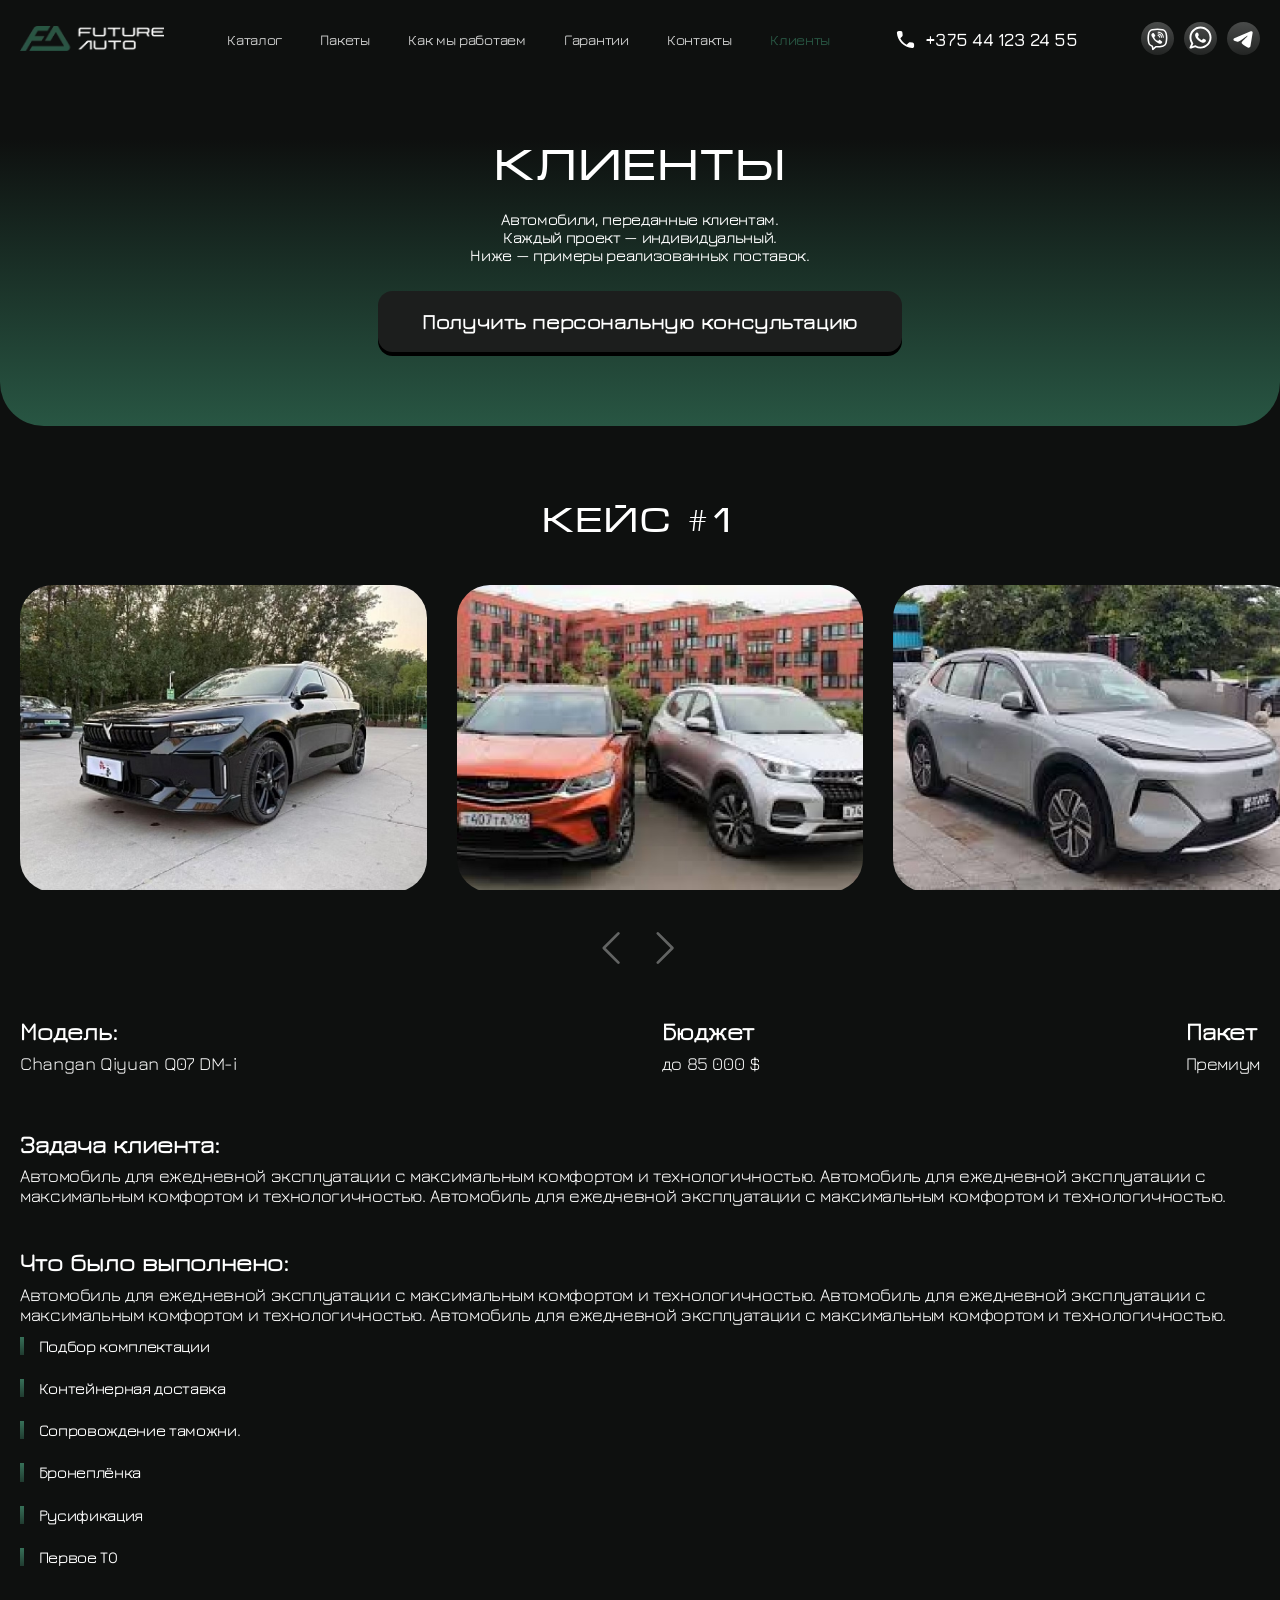
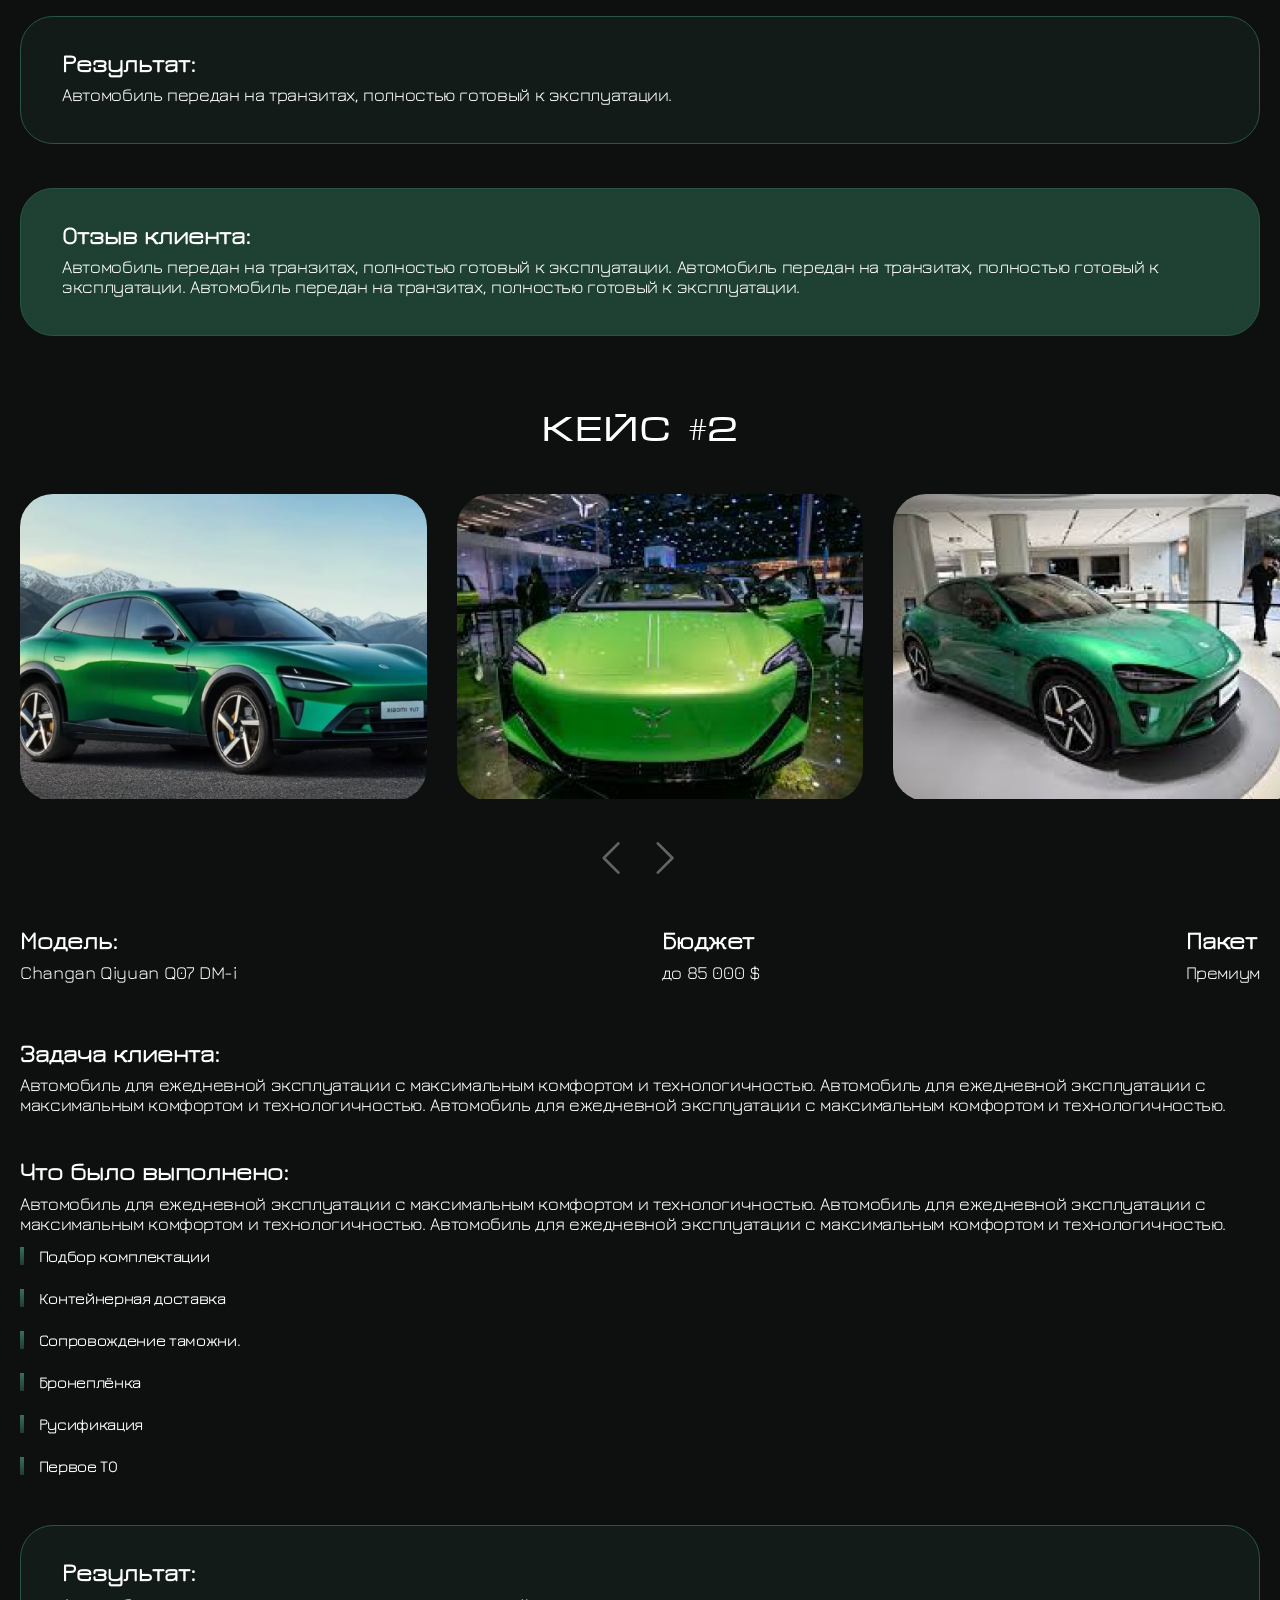
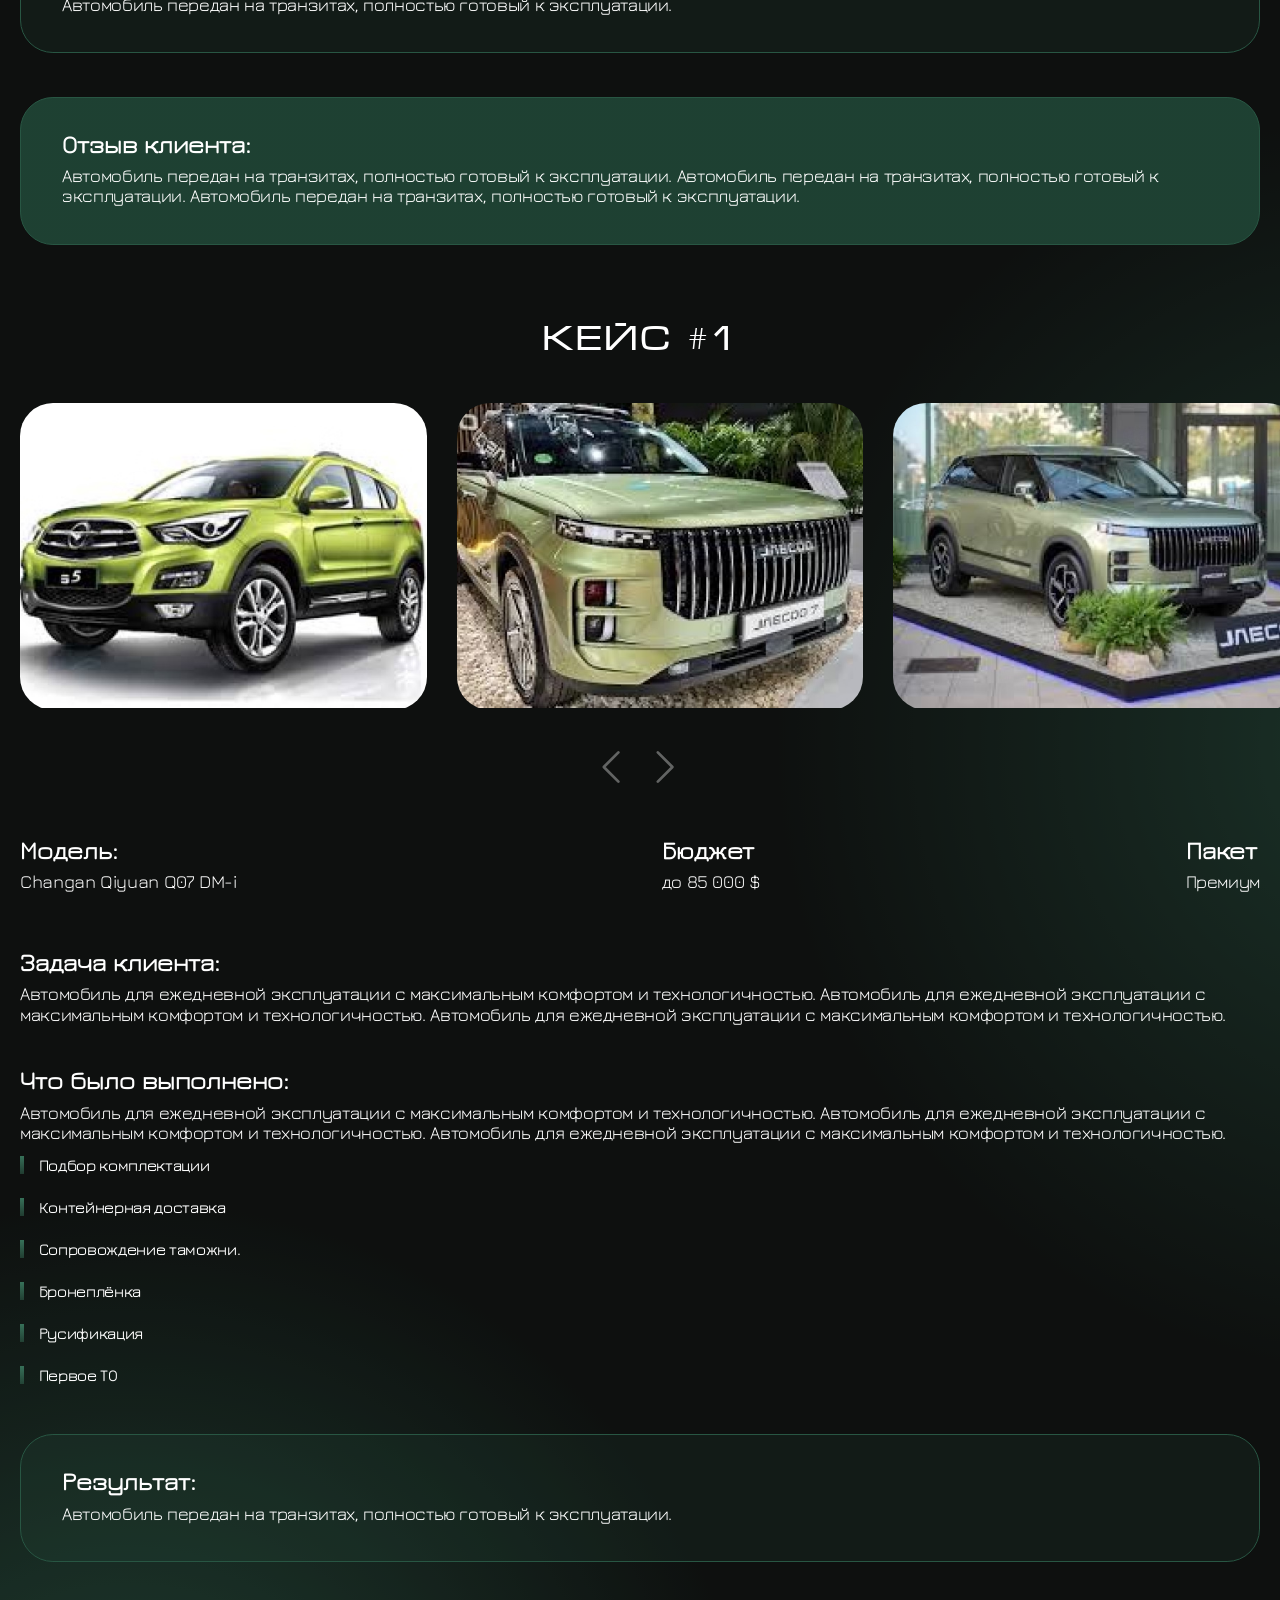
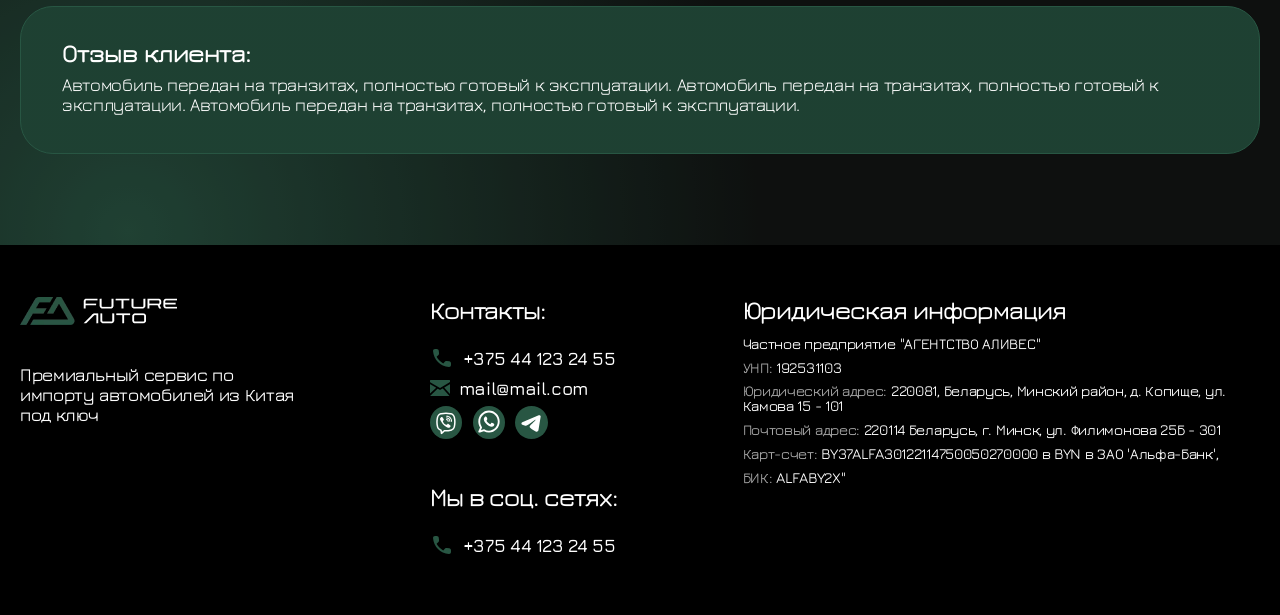
<file: clients.html>
<!doctype html>
<html lang="ru">
  <head>
    <meta charset="UTF-8" />
    <meta name="viewport" content="width=device-width, initial-scale=1.0" />
    <link rel="preconnect" href="https://fonts.googleapis.com" />
    <link rel="preconnect" href="https://fonts.gstatic.com" crossorigin />
    <link
      href="https://fonts.googleapis.com/css2?family=Jura:wght@300..700&display=swap"
      rel="stylesheet"
    />
    <link rel="stylesheet" href="./assets/libs/swiper/swiper-bundle.min.css" />
    <link rel="stylesheet" href="./assets/fonts/micra/stylesheet.css" />
    <link rel="stylesheet" href="./assets/css/styles.css" />

    <script src="./assets/libs/swiper/swiper-bundle.min.js"></script>

    <script src="./assets/js/main.js"></script>

    <script src="./assets/js/sliders.js"></script>

    <title>Future auto</title>
  </head>
  <body>
    <header>
      <div class="menu_desktop">
        <!-- Логотип -->
        <a href="/" class="logo">
          <img src="./assets/images/logo.avif" alt="Future Auto логотип" />
        </a>

        <!-- Навигация -->
        <nav class="main_menu">
          <ul>
            <li><a href="/catalog.html">Каталог</a></li>
            <li><a href="/tariffs.html">Пакеты</a></li>
            <li><a href="/process.html">Как мы работаем</a></li>
            <li><a href="/guarantees.html">Гарантии</a></li>
            <li><a href="/contacts.html">Контакты</a></li>
            <li><a href="/clients.html" class="current">Клиенты</a></li>
          </ul>
        </nav>
        <div class="contacts_block">
          <img src="./assets/images/icons/phone.svg" alt="" />
          <a href="tel:+375441233455" title="Контакт">+375 44 123 24 55</a>
        </div>
        <div class="socials_block">
          <ul>
            <li>
              <a href="#"
                ><img src="./assets/images/icons/viber.svg" alt="viber"
              /></a>
            </li>

            <li class="desktop">
              <a href="tel:+37544123345">
                <img
                  src="./assets/images/icons/36x36_whatsapp.svg"
                  alt="whatsapp icon"
                />
              </a>
            </li>
            <li>
              <a href="#">
                <img
                  src="./assets/images/icons/36x36_telegram.svg"
                  alt="telegram icon"
                />
              </a>
            </li>
            <li class="mobile">
              <a href="#">
                <img
                  src="./assets/images/icons/phone_mobile.svg"
                  alt="phone icon"
                />
              </a>
            </li>
          </ul>
        </div>
        <div class="burger_btn mobile" data-btn-open="mobile_menu">
          <img src="./assets/images/icons/burger.svg" alt="" />
        </div>
      </div>
    </header>
    <section class="header_page contacts_page">
      <div class="wrap_section">
        <h1>Клиенты</h1>
        <div class="description">
          Автомобили, переданные клиентам. <br />
          Каждый проект — индивидуальный. <br />
          Ниже — примеры реализованных поставок.
        </div>
        <div class="btn_block">
          <a href="#" class="btn cta black" data-btn-open="main_popUp"
            >Получить
            <span class="desktop">&nbsp;персональную&nbsp;</span>
            консультацию</a
          >
        </div>
      </div>
    </section>
    <main>
      <!-- MARK: portfolio section -->
      <section class="case_section">
        <div class="wrap_section">
          <h2>Кейс #1</h2>

          <!-- slider-block -->
          <div class="slider_block">
            <div class="swiper cases_swiper">
              <div class="swiper-wrapper">
                <div class="swiper-slide">
                  <img src="./assets/images/client_1_1.avif" alt="car" />
                </div>
                <div class="swiper-slide">
                  <img src="./assets/images/client_1_2.avif" alt="car" />
                </div>
                <div class="swiper-slide">
                  <img src="./assets/images/client_1_3.avif" alt="car" />
                </div>
                <div class="swiper-slide">
                  <img src="./assets/images/client_1_1.avif" alt="car" />
                </div>
                <div class="swiper-slide">
                  <img src="./assets/images/client_1_2.avif" alt="car" />
                </div>
                <div class="swiper-slide">
                  <img src="./assets/images/client_1_3.avif" alt="car" />
                </div>
                <div class="swiper-slide">
                  <img src="./assets/images/client_1_1.avif" alt="car" />
                </div>
                <div class="swiper-slide">
                  <img src="./assets/images/client_1_2.avif" alt="car" />
                </div>
                <div class="swiper-slide">
                  <img src="./assets/images/client_1_3.avif" alt="car" />
                </div>
              </div>
              <div class="swiper-navigation">
                <div class="swiper-button-prev">
                  <svg
                    width="48"
                    height="48"
                    viewBox="0 0 48 48"
                    fill="none"
                    xmlns="http://www.w3.org/2000/svg"
                  >
                    <path
                      d="M30 40L14 24L30 8"
                      stroke="white"
                      stroke-width="3"
                      stroke-linecap="round"
                      stroke-linejoin="round"
                    />
                  </svg>
                </div>
                <div class="swiper-button-next">
                  <svg
                    width="48"
                    height="48"
                    viewBox="0 0 48 48"
                    fill="none"
                    xmlns="http://www.w3.org/2000/svg"
                  >
                    <path
                      d="M14 40L30 24L14 8"
                      stroke="white"
                      stroke-width="3"
                      stroke-linecap="round"
                      stroke-linejoin="round"
                    />
                  </svg>
                </div>
              </div>
            </div>
          </div>

          <!-- content wrap -->
          <div class="wrap_content">
            <div class="anatation_clock">
              <div class="col">
                <h3>Модель:</h3>
                <p>Changan Qiyuan Q07 DM-i</p>
              </div>
              <div class="col">
                <h3>Бюджет</h3>
                <p>до 85 000 $</p>
              </div>
              <div class="col">
                <h3>Пакет</h3>
                <p>Премиум</p>
              </div>
            </div>

            <article class="task_block">
              <h3>Задача клиента:</h3>
              <p>
                Автомобиль для ежедневной эксплуатации с максимальным комфортом
                и технологичностью. Автомобиль для ежедневной эксплуатации с
                максимальным комфортом и технологичностью. Автомобиль для
                ежедневной эксплуатации с максимальным комфортом и
                технологичностью.
              </p>
            </article>

            <article class="task_block">
              <h3>Что было выполнено:</h3>
              <p>
                Автомобиль для ежедневной эксплуатации с максимальным комфортом
                и технологичностью. Автомобиль для ежедневной эксплуатации с
                максимальным комфортом и технологичностью. Автомобиль для
                ежедневной эксплуатации с максимальным комфортом и
                технологичностью.
              </p>

              <ul class="features_list">
                <li class="feature">
                  <div class="marker"></div>
                  <div class="desciption">Подбор комплектации</div>
                </li>
                <li class="feature">
                  <div class="marker"></div>
                  <div class="desciption">Контейнерная доставка</div>
                </li>
                <li class="feature">
                  <div class="marker"></div>
                  <div class="desciption">Сопровождение таможни.</div>
                </li>
                <li class="feature">
                  <div class="marker"></div>
                  <div class="desciption">Бронеплёнка</div>
                </li>
                <li class="feature">
                  <div class="marker"></div>
                  <div class="desciption">Русификация</div>
                </li>
                <li class="feature">
                  <div class="marker"></div>
                  <div class="desciption">Первое ТО</div>
                </li>
              </ul>
            </article>

            <div class="result_block">
              <h3>Результат:</h3>
              <p>
                Автомобиль передан на транзитах, полностью готовый к
                эксплуатации.
              </p>
            </div>
            <div class="review_block">
              <h3>Отзыв клиента:</h3>
              <p>
                Автомобиль передан на транзитах, полностью готовый к
                эксплуатации. Автомобиль передан на транзитах, полностью готовый
                к эксплуатации. Автомобиль передан на транзитах, полностью
                готовый к эксплуатации.
              </p>
            </div>
          </div>
        </div>
      </section>

      <!-- MARK: portfolio section -->
      <section class="case_section">
        <div class="wrap_section">
          <h2>Кейс #2</h2>

          <!-- slider-block -->
          <div class="slider_block">
            <div class="swiper cases_swiper">
              <div class="swiper-wrapper">
                <div class="swiper-slide">
                  <img src="./assets/images/client_2_1.avif" alt="car" />
                </div>
                <div class="swiper-slide">
                  <img src="./assets/images/client_2_2.avif" alt="car" />
                </div>
                <div class="swiper-slide">
                  <img src="./assets/images/client_2_3.avif" alt="car" />
                </div>
                <div class="swiper-slide">
                  <img src="./assets/images/client_2_4.avif" alt="car" />
                </div>
                <div class="swiper-slide">
                  <img src="./assets/images/client_2_1.avif" alt="car" />
                </div>
                <div class="swiper-slide">
                  <img src="./assets/images/client_2_2.avif" alt="car" />
                </div>
                <div class="swiper-slide">
                  <img src="./assets/images/client_2_3.avif" alt="car" />
                </div>
                <div class="swiper-slide">
                  <img src="./assets/images/client_2_4.avif" alt="car" />
                </div>
              </div>
              <div class="swiper-navigation">
                <div class="swiper-button-prev">
                  <svg
                    width="48"
                    height="48"
                    viewBox="0 0 48 48"
                    fill="none"
                    xmlns="http://www.w3.org/2000/svg"
                  >
                    <path
                      d="M30 40L14 24L30 8"
                      stroke="white"
                      stroke-width="3"
                      stroke-linecap="round"
                      stroke-linejoin="round"
                    />
                  </svg>
                </div>
                <div class="swiper-button-next">
                  <svg
                    width="48"
                    height="48"
                    viewBox="0 0 48 48"
                    fill="none"
                    xmlns="http://www.w3.org/2000/svg"
                  >
                    <path
                      d="M14 40L30 24L14 8"
                      stroke="white"
                      stroke-width="3"
                      stroke-linecap="round"
                      stroke-linejoin="round"
                    />
                  </svg>
                </div>
              </div>
            </div>
          </div>

          <!-- content wrap -->
          <div class="wrap_content">
            <div class="anatation_clock">
              <div class="col">
                <h3>Модель:</h3>
                <p>Changan Qiyuan Q07 DM-i</p>
              </div>
              <div class="col">
                <h3>Бюджет</h3>
                <p>до 85 000 $</p>
              </div>
              <div class="col">
                <h3>Пакет</h3>
                <p>Премиум</p>
              </div>
            </div>

            <article class="task_block">
              <h3>Задача клиента:</h3>
              <p>
                Автомобиль для ежедневной эксплуатации с максимальным комфортом
                и технологичностью. Автомобиль для ежедневной эксплуатации с
                максимальным комфортом и технологичностью. Автомобиль для
                ежедневной эксплуатации с максимальным комфортом и
                технологичностью.
              </p>
            </article>

            <article class="task_block">
              <h3>Что было выполнено:</h3>
              <p>
                Автомобиль для ежедневной эксплуатации с максимальным комфортом
                и технологичностью. Автомобиль для ежедневной эксплуатации с
                максимальным комфортом и технологичностью. Автомобиль для
                ежедневной эксплуатации с максимальным комфортом и
                технологичностью.
              </p>

              <ul class="features_list">
                <li class="feature">
                  <div class="marker"></div>
                  <div class="desciption">Подбор комплектации</div>
                </li>
                <li class="feature">
                  <div class="marker"></div>
                  <div class="desciption">Контейнерная доставка</div>
                </li>
                <li class="feature">
                  <div class="marker"></div>
                  <div class="desciption">Сопровождение таможни.</div>
                </li>
                <li class="feature">
                  <div class="marker"></div>
                  <div class="desciption">Бронеплёнка</div>
                </li>
                <li class="feature">
                  <div class="marker"></div>
                  <div class="desciption">Русификация</div>
                </li>
                <li class="feature">
                  <div class="marker"></div>
                  <div class="desciption">Первое ТО</div>
                </li>
              </ul>
            </article>

            <div class="result_block">
              <h3>Результат:</h3>
              <p>
                Автомобиль передан на транзитах, полностью готовый к
                эксплуатации.
              </p>
            </div>
            <div class="review_block">
              <h3>Отзыв клиента:</h3>
              <p>
                Автомобиль передан на транзитах, полностью готовый к
                эксплуатации. Автомобиль передан на транзитах, полностью готовый
                к эксплуатации. Автомобиль передан на транзитах, полностью
                готовый к эксплуатации.
              </p>
            </div>
          </div>
        </div>
      </section>

      <!-- MARK: portfolio section -->
      <section class="case_section">
        <div class="wrap_section">
          <h2>Кейс #1</h2>

          <!-- slider-block -->
          <div class="slider_block">
            <div class="swiper cases_swiper">
              <div class="swiper-wrapper">
                <div class="swiper-slide">
                  <img src="./assets/images/client_3_1.avif" alt="car" />
                </div>
                <div class="swiper-slide">
                  <img src="./assets/images/client_3_2.avif" alt="car" />
                </div>
                <div class="swiper-slide">
                  <img src="./assets/images/client_3_3.avif" alt="car" />
                </div>

                <div class="swiper-slide">
                  <img src="./assets/images/client_3_1.avif" alt="car" />
                </div>
                <div class="swiper-slide">
                  <img src="./assets/images/client_3_2.avif" alt="car" />
                </div>
                <div class="swiper-slide">
                  <img src="./assets/images/client_3_3.avif" alt="car" />
                </div>
              </div>
              <div class="swiper-navigation">
                <div class="swiper-button-prev">
                  <svg
                    width="48"
                    height="48"
                    viewBox="0 0 48 48"
                    fill="none"
                    xmlns="http://www.w3.org/2000/svg"
                  >
                    <path
                      d="M30 40L14 24L30 8"
                      stroke="white"
                      stroke-width="3"
                      stroke-linecap="round"
                      stroke-linejoin="round"
                    />
                  </svg>
                </div>
                <div class="swiper-button-next">
                  <svg
                    width="48"
                    height="48"
                    viewBox="0 0 48 48"
                    fill="none"
                    xmlns="http://www.w3.org/2000/svg"
                  >
                    <path
                      d="M14 40L30 24L14 8"
                      stroke="white"
                      stroke-width="3"
                      stroke-linecap="round"
                      stroke-linejoin="round"
                    />
                  </svg>
                </div>
              </div>
            </div>
          </div>

          <!-- content wrap -->
          <div class="wrap_content">
            <div class="anatation_clock">
              <div class="col">
                <h3>Модель:</h3>
                <p>Changan Qiyuan Q07 DM-i</p>
              </div>
              <div class="col">
                <h3>Бюджет</h3>
                <p>до 85 000 $</p>
              </div>
              <div class="col">
                <h3>Пакет</h3>
                <p>Премиум</p>
              </div>
            </div>

            <article class="task_block">
              <h3>Задача клиента:</h3>
              <p>
                Автомобиль для ежедневной эксплуатации с максимальным комфортом
                и технологичностью. Автомобиль для ежедневной эксплуатации с
                максимальным комфортом и технологичностью. Автомобиль для
                ежедневной эксплуатации с максимальным комфортом и
                технологичностью.
              </p>
            </article>

            <article class="task_block">
              <h3>Что было выполнено:</h3>
              <p>
                Автомобиль для ежедневной эксплуатации с максимальным комфортом
                и технологичностью. Автомобиль для ежедневной эксплуатации с
                максимальным комфортом и технологичностью. Автомобиль для
                ежедневной эксплуатации с максимальным комфортом и
                технологичностью.
              </p>

              <ul class="features_list">
                <li class="feature">
                  <div class="marker"></div>
                  <div class="desciption">Подбор комплектации</div>
                </li>
                <li class="feature">
                  <div class="marker"></div>
                  <div class="desciption">Контейнерная доставка</div>
                </li>
                <li class="feature">
                  <div class="marker"></div>
                  <div class="desciption">Сопровождение таможни.</div>
                </li>
                <li class="feature">
                  <div class="marker"></div>
                  <div class="desciption">Бронеплёнка</div>
                </li>
                <li class="feature">
                  <div class="marker"></div>
                  <div class="desciption">Русификация</div>
                </li>
                <li class="feature">
                  <div class="marker"></div>
                  <div class="desciption">Первое ТО</div>
                </li>
              </ul>
            </article>

            <div class="result_block">
              <h3>Результат:</h3>
              <p>
                Автомобиль передан на транзитах, полностью готовый к
                эксплуатации.
              </p>
            </div>
            <div class="review_block">
              <h3>Отзыв клиента:</h3>
              <p>
                Автомобиль передан на транзитах, полностью готовый к
                эксплуатации. Автомобиль передан на транзитах, полностью готовый
                к эксплуатации. Автомобиль передан на транзитах, полностью
                готовый к эксплуатации.
              </p>
            </div>
          </div>
        </div>
      </section>
    </main>

    <!-- MARK: footer -->
    <footer>
      <div class="wrap_gradient contacts_page">
        <div class="gradient_top"></div>
      </div>

      <div class="wrap_footer">
        <div class="inner_footer">
          <div class="col col_logo">
            <a href="/" class="logo">
              <img src="./assets/images/logo.avif" alt="Future Auto логотип" />
            </a>
            <div class="anatation">
              Премиальный сервис по импорту автомобилей из Китая под ключ
            </div>
          </div>
          <div class="col col_contacts">
            <div class="row_block">
              <h3>Контакты:</h3>
              <div class="contact_block phone">
                <img src="./assets/images/icons/phone_footer.svg" alt="icon" />
                <a href="tel:+375441233455" title="Контакт"
                  >+375 44 123 24 55</a
                >
              </div>
              <div class="contact_block mail">
                <img src="./assets/images/icons/mail_footer.svg" alt="icon" />
                <a href="mailto:mail@mail.com" title="Контакт">mail@mail.com</a>
              </div>
              <div class="socials_block">
                <ul>
                  <li>
                    <a href="#"
                      ><img
                        src="./assets/images/icons/viber_green.svg"
                        alt="viber"
                    /></a>
                  </li>
                  <li>
                    <a href="#">
                      <img
                        src="./assets/images/icons/whatsapp_green.svg"
                        alt=""
                      />
                    </a>
                  </li>
                  <li>
                    <a href="#">
                      <img
                        src="./assets/images/icons/telegram_green.svg"
                        alt=""
                      />
                    </a>
                  </li>
                </ul>
              </div>
            </div>
            <div class="row_block">
              <h3>Мы в соц. сетях:</h3>
              <div class="contact_block phone">
                <img src="./assets/images/icons/phone_footer.svg" alt="icon" />
                <a href="tel:+375441233455" title="Контакт"
                  >+375 44 123 24 55</a
                >
              </div>
            </div>
          </div>
          <div class="col col_legal">
            <h3>Юридическая информация</h3>
            <div class="legal_text">
              <p>Частное предприятие "АГЕНТСТВО АЛИВЕС"</p>
              <p><span>УНП:</span> 192531103</p>
              <p>
                <span>Юридический адрес:</span> 220081, Беларусь, Минский район,
                д. Копище, ул. Камова 15 - 101
              </p>
              <p>
                <span>Почтовый адрес:</span> 220114 Беларусь, г. Минск, ул.
                Филимонова 25Б - 301
              </p>
              <p>
                <span>Карт-счет:</span> BY37ALFA30122114750050270000 в BYN в ЗАО
                'Альфа-Банк',
              </p>
              <p><span>БИК:</span> ALFABY2X"</p>
            </div>
          </div>
        </div>
      </div>
    </footer>
    <!-- MARK: Мобильное меню -->
    <div class="wrap_menu_mobile" data-block-closable="mobile_menu">
      <nav class="mobile_menu">
        <ul>
          <li><a href="/catalog.html">Каталог</a></li>
          <li><a href="/tariffs.html">Пакеты</a></li>
          <li><a href="/process.html">Как мы работаем</a></li>
          <li><a href="/guarantees.html">Гарантии</a></li>
          <li><a href="/contacts.html">Контакты</a></li>
          <li><a href="/clients.html" class="current">Клиенты</a></li>
        </ul>
      </nav>
      <div class="socials_block">
        <ul>
          <li>
            <a href="tel:+375441232455">
              <img
                src="./assets/images/icons/phone_mob_menu.svg"
                alt="phone icon"
              />
            </a>
          </li>
          <li>
            <a href="mailto:mail@mail.com">
              <img
                src="./assets/images/icons/mail_mob_menu.svg"
                alt="mail icon"
              />
            </a>
          </li>

          <li>
            <a href="#"
              ><img src="./assets/images/icons/viber_mob_menu.svg" alt="viber"
            /></a>
          </li>

          <li>
            <a href="#">
              <img
                src="./assets/images/icons/whatsapp_mob_menu.svg"
                alt="whatsapp icon"
              />
            </a>
          </li>
          <li>
            <a href="#">
              <img
                src="./assets/images/icons/telegram_mob_menu.svg"
                alt="telegram icon"
              />
            </a>
          </li>
          <li>
            <a href="#">
              <img
                src="./assets/images/icons/inst_mob_menu.svg"
                alt="instagram icon"
              />
            </a>
          </li>
        </ul>
      </div>
    </div>
    <!-- popUp main -->
    <div class="popup_main" id="popup_main" data-block-closable="main_popUp">
      <div class="overlay">
        <button class="close_popUp" data-btn-close>
          <svg
            width="42"
            height="42"
            viewBox="0 0 42 42"
            fill="none"
            xmlns="http://www.w3.org/2000/svg"
          >
            <path
              d="M9 33.5502L33.5503 9M33.5503 33.5502L9 9"
              stroke="white"
              stroke-width="4"
            />
          </svg>
        </button>
      </div>
      <div class="wrap_popup">
        <div class="wrap_content">
          <h2 data-title-popup>Получить консультацию</h2>
          <div class="description">
            Оставьте номер телефона или удобный мессенджер (WhatsApp, Telegram,
            Viber) <br />
            Мы свяжемся с вами там, где вам комфортнее
          </div>
          <form id="contact_us_form" class="contact_us_form">
            <div class="row">
              <div class="col dropdown_form">
                <!-- Filter block -->
                <div class="filter_block">
                  <button type="button" class="filter_toggle" data-dropdown-btn>
                    <div class="btn_label">-- Выберите способ связи --</div>
                    <svg
                      width="24"
                      height="24"
                      viewBox="0 0 24 24"
                      fill="none"
                      xmlns="http://www.w3.org/2000/svg"
                    >
                      <path
                        d="M17 9L12 14L7 9"
                        stroke="white"
                        stroke-opacity="0.65"
                        stroke-linecap="round"
                        stroke-linejoin="round"
                      />
                    </svg>
                  </button>
                  <div class="dropdown_menu">
                    <ul>
                      <li
                        data-status="disabled"
                        data-name="no_active"
                        data-type="text"
                        data-placeholder="Выберите способ связи"
                      >
                        -- Выберите способ связи --
                      </li>
                      <li
                        data-status="enabled"
                        data-name="phone"
                        data-type="tel"
                        data-placeholder="Ваш телефон"
                      >
                        Телефон
                      </li>
                      <li
                        data-status="enabled"
                        data-name="mail"
                        data-type="mail"
                        data-placeholder="Ваш почта"
                      >
                        Почта
                      </li>
                      <li
                        data-status="enabled"
                        data-name="telegram"
                        data-type="text"
                        data-placeholder="Ваш Telegram"
                      >
                        Telegram
                      </li>
                      <li
                        data-status="enabled"
                        data-name="viber"
                        data-type="text"
                        data-placeholder="Ваш Viber"
                      >
                        Viber
                      </li>
                      <li
                        data-status="enabled"
                        data-name="whatsapp"
                        data-type="text"
                        data-placeholder="Ваш WhatsApp"
                      >
                        WhatsApp
                      </li>
                    </ul>
                  </div>
                </div>
              </div>
              <div class="col">
                <input
                  id="input_popUp"
                  type="tel"
                  name="phone"
                  placeholder="Выберите способ связи"
                  disabled
                />
              </div>
            </div>
            <div class="row btn_wrap">
              <input
                type="submit"
                value="Отправить"
                disabled
                id="submit_popUp"
              />
            </div>
          </form>
        </div>
      </div>
    </div>
    <!-- MARK: Gradients -->
    <div class="wrap_gradient_center right">
      <div class="gradient"></div>
    </div>
    <div class="wrap_gradient_bottom left">
      <div class="gradient"></div>
    </div>
  </body>
</html>
</file>
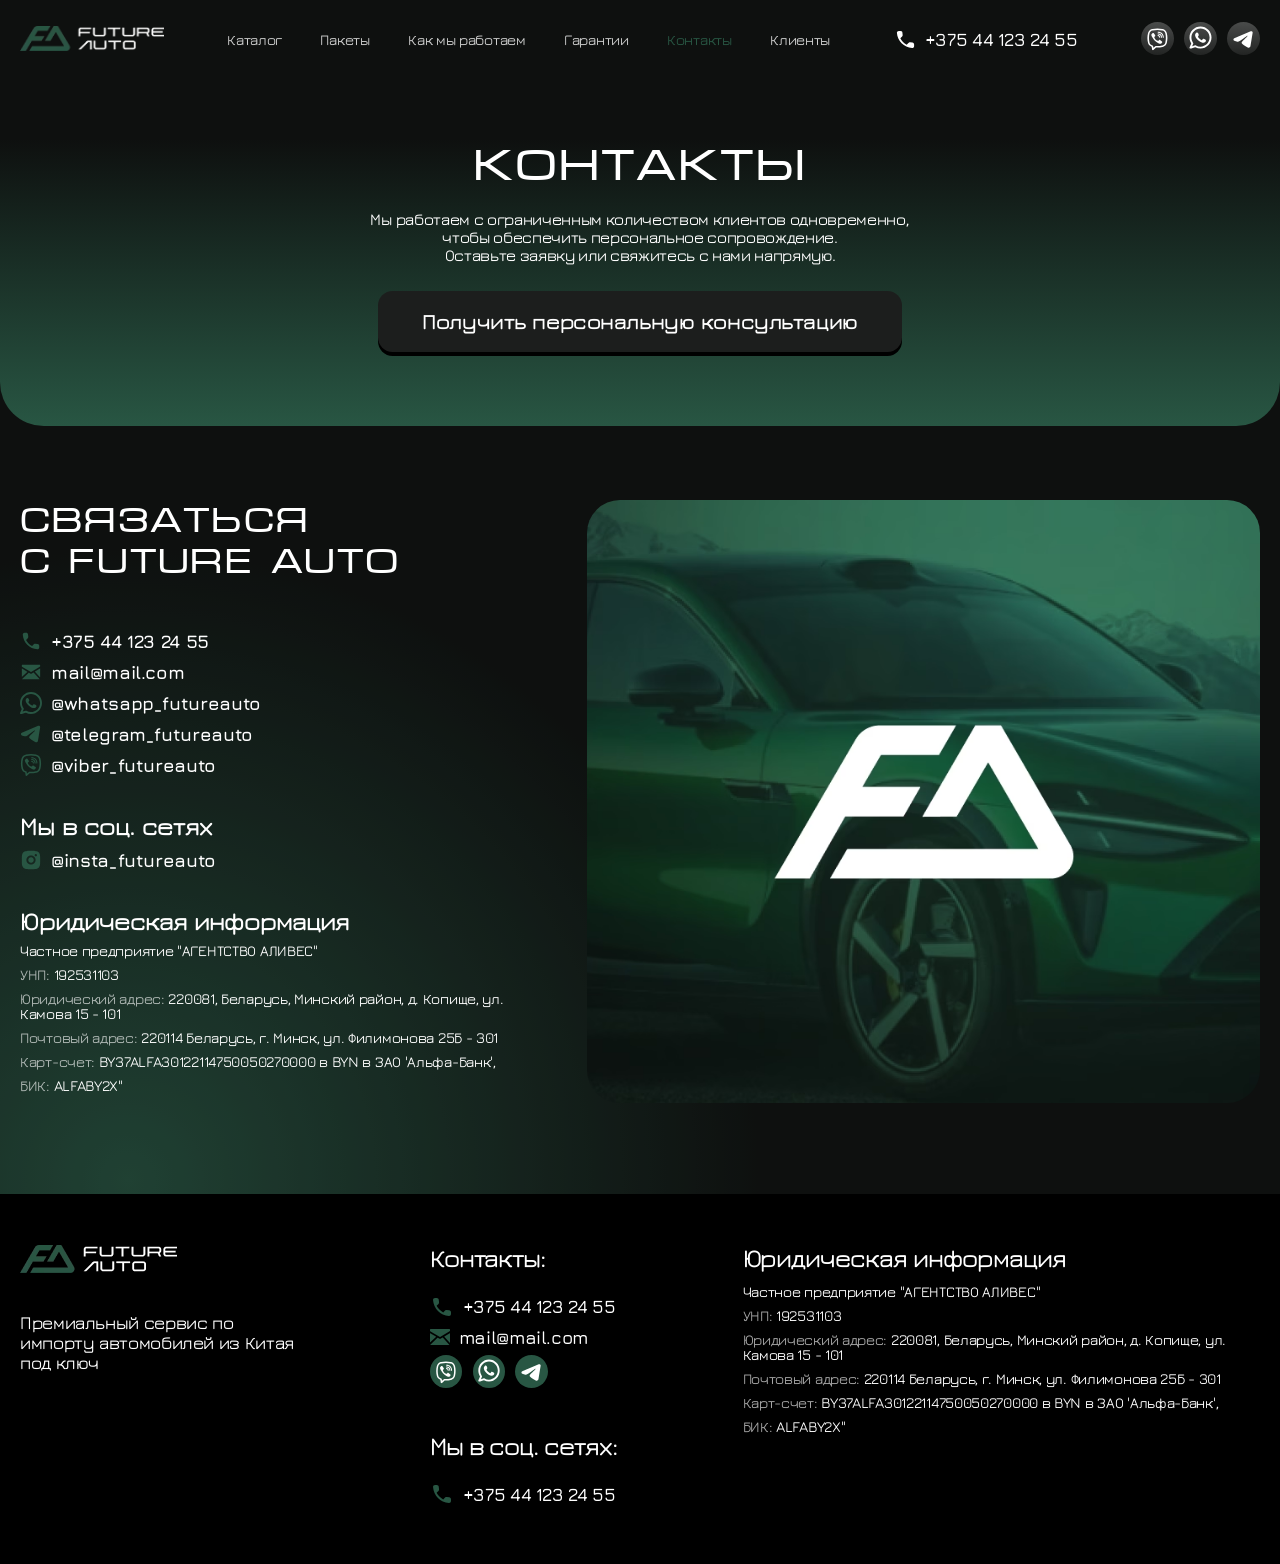
<file: contacts.html>
<!doctype html>
<html lang="ru">
  <head>
    <meta charset="UTF-8" />
    <meta name="viewport" content="width=device-width, initial-scale=1.0" />
    <link rel="preconnect" href="https://fonts.googleapis.com" />
    <link rel="preconnect" href="https://fonts.gstatic.com" crossorigin />
    <link
      href="https://fonts.googleapis.com/css2?family=Jura:wght@300..700&display=swap"
      rel="stylesheet"
    />
    <link rel="stylesheet" href="./assets/libs/swiper/swiper-bundle.min.css" />
    <link rel="stylesheet" href="./assets/fonts/micra/stylesheet.css" />
    <link rel="stylesheet" href="./assets/css/styles.css" />

    <script src="./assets/libs/swiper/swiper-bundle.min.js"></script>

    <script src="./assets/js/main.js"></script>

    <script src="./assets/js/sliders.js"></script>

    <title>Future auto</title>
  </head>
  <body>
    <header>
      <div class="menu_desktop">
        <!-- Логотип -->
        <a href="/" class="logo">
          <img src="./assets/images/logo.avif" alt="Future Auto логотип" />
        </a>

        <!-- Навигация -->
        <nav class="main_menu">
          <ul>
            <li><a href="/catalog.html">Каталог</a></li>
            <li><a href="/tariffs.html">Пакеты</a></li>
            <li><a href="/process.html">Как мы работаем</a></li>
            <li><a href="/guarantees.html">Гарантии</a></li>
            <li><a href="/contacts.html" class="current">Контакты</a></li>
            <li><a href="/clients.html">Клиенты</a></li>
          </ul>
        </nav>
        <div class="contacts_block">
          <img src="./assets/images/icons/phone.svg" alt="" />
          <a href="tel:+375441233455" title="Контакт">+375 44 123 24 55</a>
        </div>
        <div class="socials_block">
          <ul>
            <li>
              <a href="#"
                ><img src="./assets/images/icons/viber.svg" alt="viber"
              /></a>
            </li>

            <li class="desktop">
              <a href="tel:+37544123345">
                <img
                  src="./assets/images/icons/36x36_whatsapp.svg"
                  alt="whatsapp icon"
                />
              </a>
            </li>
            <li>
              <a href="#">
                <img
                  src="./assets/images/icons/36x36_telegram.svg"
                  alt="telegram icon"
                />
              </a>
            </li>
            <li class="mobile">
              <a href="#">
                <img
                  src="./assets/images/icons/phone_mobile.svg"
                  alt="phone icon"
                />
              </a>
            </li>
          </ul>
        </div>
        <div class="burger_btn mobile" data-btn-open="mobile_menu">
          <img src="./assets/images/icons/burger.svg" alt="" />
        </div>
      </div>
    </header>
    <section class="header_page contacts_page">
      <div class="wrap_section">
        <h1>Контакты</h1>
        <div class="description">
          Мы работаем с ограниченным количеством клиентов одновременно, <br />
          чтобы обеспечить персональное сопровождение. <br />
          Оставьте заявку или свяжитесь с нами напрямую.
        </div>
        <div class="btn_block">
          <a href="#" class="btn cta black" data-btn-open="main_popUp"
            >Получить
            <span class="desktop">&nbsp;персональную&nbsp;</span>
            консультацию</a
          >
        </div>
      </div>
    </section>
    <main>
      <!-- MARK: contacts section -->
      <section class="contacts_section">
        <div class="wrap_section">
          <div class="col col_content">
            <h2>
              Связаться <br />
              с Future Auto
            </h2>
            <div class="row contacts_block">
              <ul class="contacts_list">
                <li>
                  <a href="tel:375441232455">
                    <img
                      src="./assets/images/icons/contacts_tel.svg"
                      alt="Телефон"
                    />
                    +375 44 123 24 55
                  </a>
                </li>

                <li>
                  <a href="mailto:mail@mail.com">
                    <img
                      src="./assets/images/icons/contacts_mail.svg"
                      alt="Email"
                    />
                    mail@mail.com
                  </a>
                </li>

                <li>
                  <a href="#">
                    <img
                      src="./assets/images/icons/contacts_whatsapp.svg"
                      alt="WhatsApp"
                    />
                    @whatsapp_futureauto
                  </a>
                </li>

                <li>
                  <a href="#">
                    <img
                      src="./assets/images/icons/contacts_telelegram.svg"
                      alt="Telegram"
                    />
                    @telegram_futureauto
                  </a>
                </li>

                <li>
                  <a href="#">
                    <img
                      src="./assets/images/icons/contacts_tviber.svg"
                      alt="Viber"
                    />
                    @viber_futureauto
                  </a>
                </li>
              </ul>
            </div>
            <div class="row socials_block">
              <h3>Мы в соц. сетях</h3>
              <a href="#"
                ><img
                  src="./assets/images/icons/contacts_inst.svg"
                  alt="icon"
                />@insta_futureauto</a
              >
            </div>
            <div class="row legal_block">
              <h3>Юридическая информация</h3>
              <div class="legal_text">
                <p>Частное предприятие "АГЕНТСТВО АЛИВЕС"</p>
                <p><span>УНП:</span> 192531103</p>
                <p>
                  <span>Юридический адрес:</span> 220081, Беларусь, Минский
                  район, д. Копище, ул. Камова 15 - 101
                </p>
                <p>
                  <span>Почтовый адрес:</span> 220114 Беларусь, г. Минск, ул.
                  Филимонова 25Б - 301
                </p>
                <p>
                  <span>Карт-счет:</span> BY37ALFA30122114750050270000 в BYN в
                  ЗАО 'Альфа-Банк',
                </p>
                <p><span>БИК:</span> ALFABY2X"</p>
              </div>
            </div>
          </div>
          <div class="col col_img">
            <img src="/assets/images/imgcontacts.avif" alt="contacts image" />
          </div>
        </div>
      </section>
    </main>

    <!-- MARK: footer -->
    <footer>
      <div class="wrap_gradient contacts_page">
        <div class="gradient_top"></div>
      </div>

      <div class="wrap_footer">
        <div class="inner_footer">
          <div class="col col_logo">
            <a href="/" class="logo">
              <img src="./assets/images/logo.avif" alt="Future Auto логотип" />
            </a>
            <div class="anatation">
              Премиальный сервис по импорту автомобилей из Китая под ключ
            </div>
          </div>
          <div class="col col_contacts">
            <div class="row_block">
              <h3>Контакты:</h3>
              <div class="contact_block phone">
                <img src="./assets/images/icons/phone_footer.svg" alt="icon" />
                <a href="tel:+375441233455" title="Контакт"
                  >+375 44 123 24 55</a
                >
              </div>
              <div class="contact_block mail">
                <img src="./assets/images/icons/mail_footer.svg" alt="icon" />
                <a href="mailto:mail@mail.com" title="Контакт">mail@mail.com</a>
              </div>
              <div class="socials_block">
                <ul>
                  <li>
                    <a href="#"
                      ><img
                        src="./assets/images/icons/viber_green.svg"
                        alt="viber"
                    /></a>
                  </li>
                  <li>
                    <a href="#">
                      <img
                        src="./assets/images/icons/whatsapp_green.svg"
                        alt=""
                      />
                    </a>
                  </li>
                  <li>
                    <a href="#">
                      <img
                        src="./assets/images/icons/telegram_green.svg"
                        alt=""
                      />
                    </a>
                  </li>
                </ul>
              </div>
            </div>
            <div class="row_block">
              <h3>Мы в соц. сетях:</h3>
              <div class="contact_block phone">
                <img src="./assets/images/icons/phone_footer.svg" alt="icon" />
                <a href="tel:+375441233455" title="Контакт"
                  >+375 44 123 24 55</a
                >
              </div>
            </div>
          </div>
          <div class="col col_legal">
            <h3>Юридическая информация</h3>
            <div class="legal_text">
              <p>Частное предприятие "АГЕНТСТВО АЛИВЕС"</p>
              <p><span>УНП:</span> 192531103</p>
              <p>
                <span>Юридический адрес:</span> 220081, Беларусь, Минский район,
                д. Копище, ул. Камова 15 - 101
              </p>
              <p>
                <span>Почтовый адрес:</span> 220114 Беларусь, г. Минск, ул.
                Филимонова 25Б - 301
              </p>
              <p>
                <span>Карт-счет:</span> BY37ALFA30122114750050270000 в BYN в ЗАО
                'Альфа-Банк',
              </p>
              <p><span>БИК:</span> ALFABY2X"</p>
            </div>
          </div>
        </div>
      </div>
    </footer>
    <!-- MARK: Мобильное меню -->
    <div class="wrap_menu_mobile" data-block-closable="mobile_menu">
      <nav class="mobile_menu">
        <ul>
          <li><a href="/catalog.html">Каталог</a></li>
          <li><a href="/tariffs.html">Пакеты</a></li>
          <li><a href="/process.html">Как мы работаем</a></li>
          <li><a href="/guarantees.html">Гарантии</a></li>
          <li><a href="/contacts.html" class="current">Контакты</a></li>
          <li><a href="/clients.html">Клиенты</a></li>
        </ul>
      </nav>
      <div class="socials_block">
        <ul>
          <li>
            <a href="tel:+375441232455">
              <img
                src="./assets/images/icons/phone_mob_menu.svg"
                alt="phone icon"
              />
            </a>
          </li>
          <li>
            <a href="mailto:mail@mail.com">
              <img
                src="./assets/images/icons/mail_mob_menu.svg"
                alt="mail icon"
              />
            </a>
          </li>

          <li>
            <a href="#"
              ><img src="./assets/images/icons/viber_mob_menu.svg" alt="viber"
            /></a>
          </li>

          <li>
            <a href="#">
              <img
                src="./assets/images/icons/whatsapp_mob_menu.svg"
                alt="whatsapp icon"
              />
            </a>
          </li>
          <li>
            <a href="#">
              <img
                src="./assets/images/icons/telegram_mob_menu.svg"
                alt="telegram icon"
              />
            </a>
          </li>
          <li>
            <a href="#">
              <img
                src="./assets/images/icons/inst_mob_menu.svg"
                alt="instagram icon"
              />
            </a>
          </li>
        </ul>
      </div>
    </div>
    <!-- popUp main -->
    <div class="popup_main" id="popup_main" data-block-closable="main_popUp">
      <div class="overlay">
        <button class="close_popUp" data-btn-close>
          <svg
            width="42"
            height="42"
            viewBox="0 0 42 42"
            fill="none"
            xmlns="http://www.w3.org/2000/svg"
          >
            <path
              d="M9 33.5502L33.5503 9M33.5503 33.5502L9 9"
              stroke="white"
              stroke-width="4"
            />
          </svg>
        </button>
      </div>
      <div class="wrap_popup">
        <div class="wrap_content">
          <h2 data-title-popup>Получить консультацию</h2>
          <div class="description">
            Оставьте номер телефона или удобный мессенджер (WhatsApp, Telegram,
            Viber) <br />
            Мы свяжемся с вами там, где вам комфортнее
          </div>
          <form id="contact_us_form" class="contact_us_form">
            <div class="row">
              <div class="col dropdown_form">
                <!-- Filter block -->
                <div class="filter_block">
                  <button type="button" class="filter_toggle" data-dropdown-btn>
                    <div class="btn_label">-- Выберите способ связи --</div>
                    <svg
                      width="24"
                      height="24"
                      viewBox="0 0 24 24"
                      fill="none"
                      xmlns="http://www.w3.org/2000/svg"
                    >
                      <path
                        d="M17 9L12 14L7 9"
                        stroke="white"
                        stroke-opacity="0.65"
                        stroke-linecap="round"
                        stroke-linejoin="round"
                      />
                    </svg>
                  </button>
                  <div class="dropdown_menu">
                    <ul>
                      <li
                        data-status="disabled"
                        data-name="no_active"
                        data-type="text"
                        data-placeholder="Выберите способ связи"
                      >
                        -- Выберите способ связи --
                      </li>
                      <li
                        data-status="enabled"
                        data-name="phone"
                        data-type="tel"
                        data-placeholder="Ваш телефон"
                      >
                        Телефон
                      </li>
                      <li
                        data-status="enabled"
                        data-name="mail"
                        data-type="mail"
                        data-placeholder="Ваш почта"
                      >
                        Почта
                      </li>
                      <li
                        data-status="enabled"
                        data-name="telegram"
                        data-type="text"
                        data-placeholder="Ваш Telegram"
                      >
                        Telegram
                      </li>
                      <li
                        data-status="enabled"
                        data-name="viber"
                        data-type="text"
                        data-placeholder="Ваш Viber"
                      >
                        Viber
                      </li>
                      <li
                        data-status="enabled"
                        data-name="whatsapp"
                        data-type="text"
                        data-placeholder="Ваш WhatsApp"
                      >
                        WhatsApp
                      </li>
                    </ul>
                  </div>
                </div>
              </div>
              <div class="col">
                <input
                  id="input_popUp"
                  type="tel"
                  name="phone"
                  placeholder="Выберите способ связи"
                  disabled
                />
              </div>
            </div>
            <div class="row btn_wrap">
              <input
                type="submit"
                value="Отправить"
                disabled
                id="submit_popUp"
              />
            </div>
          </form>
        </div>
      </div>
    </div>
    <!-- MARK: Gradients -->
    <div class="wrap_gradient_bottom left">
      <div class="gradient"></div>
    </div>
  </body>
</html>
</file>
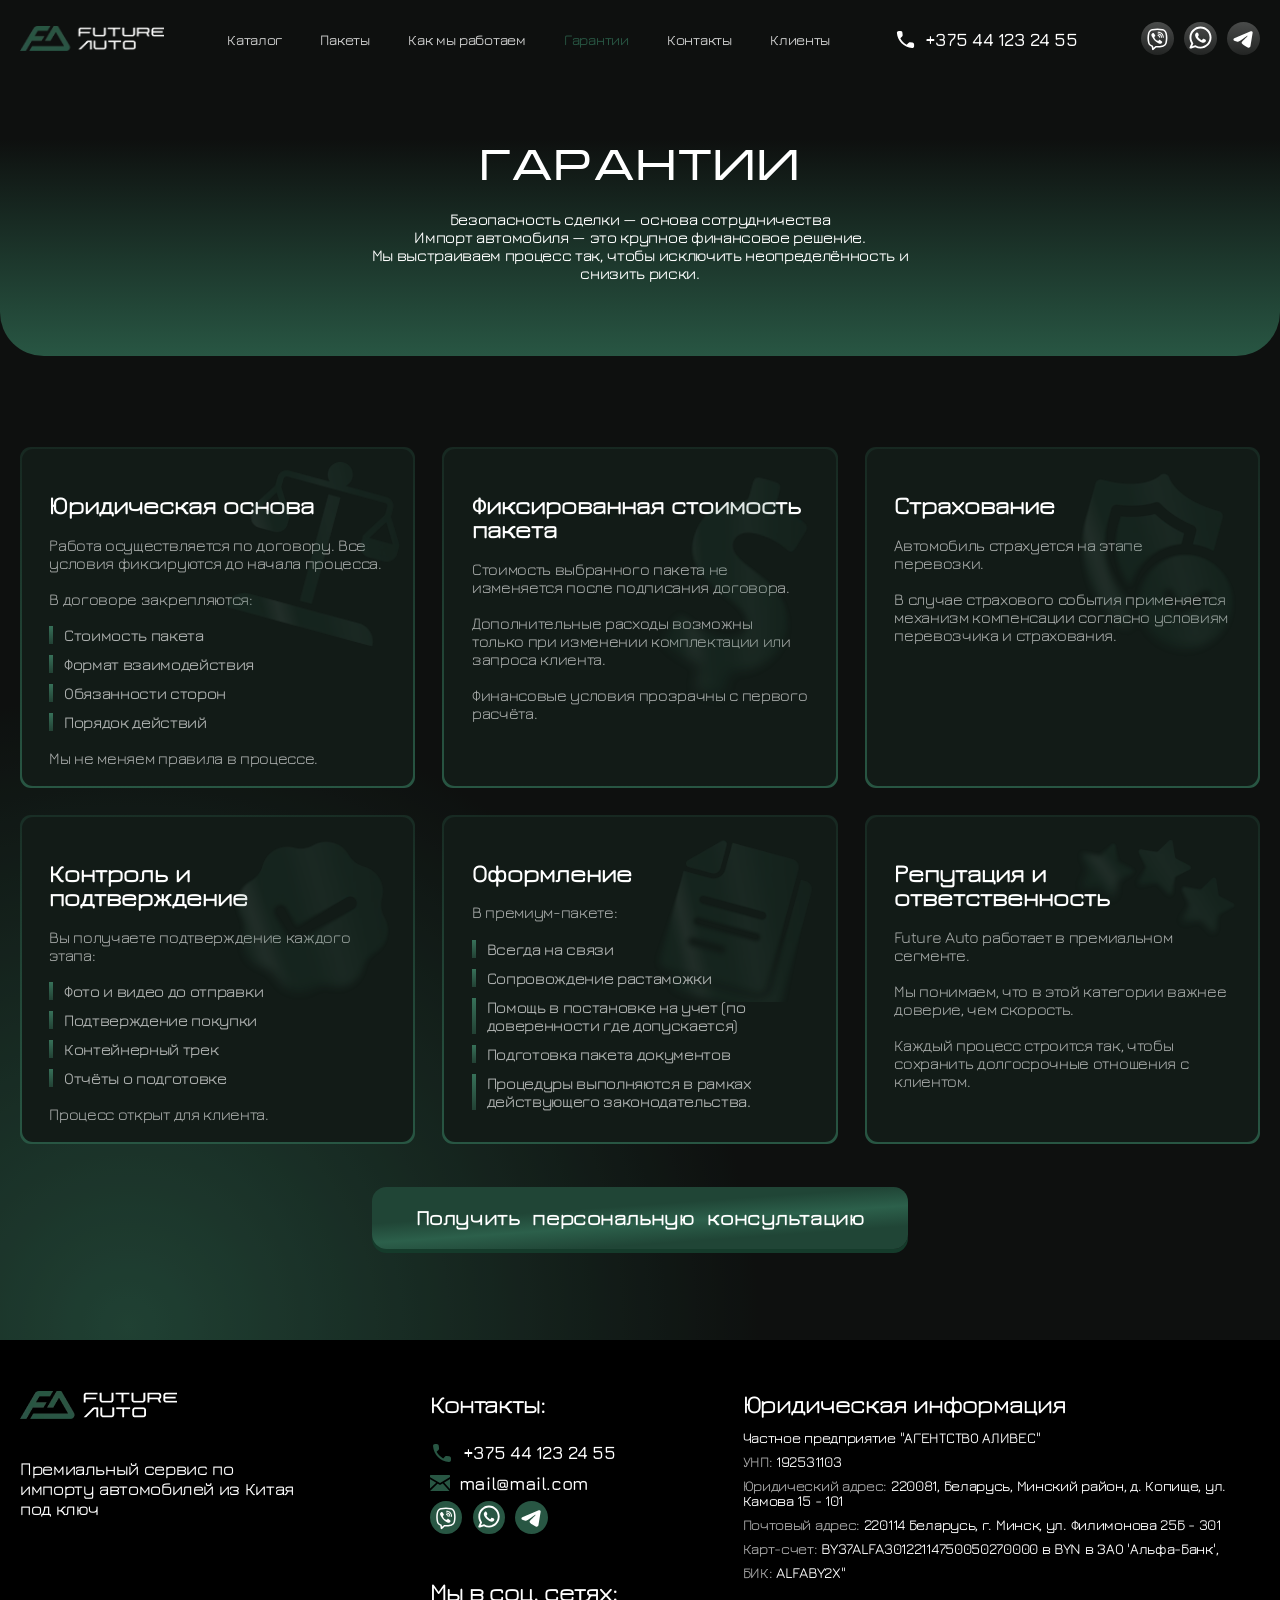
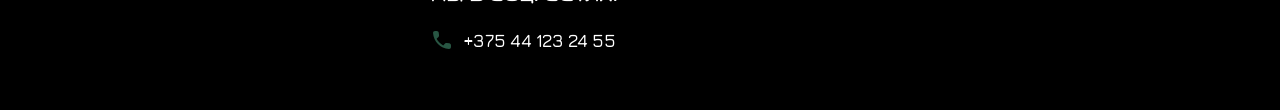
<file: guarantees.html>
<!doctype html>
<html lang="ru">
  <head>
    <meta charset="UTF-8" />
    <meta name="viewport" content="width=device-width, initial-scale=1.0" />
    <link rel="preconnect" href="https://fonts.googleapis.com" />
    <link rel="preconnect" href="https://fonts.gstatic.com" crossorigin />
    <link
      href="https://fonts.googleapis.com/css2?family=Jura:wght@300..700&display=swap"
      rel="stylesheet"
    />
    <link rel="stylesheet" href="./assets/libs/swiper/swiper-bundle.min.css" />
    <link rel="stylesheet" href="./assets/fonts/micra/stylesheet.css" />
    <link rel="stylesheet" href="./assets/css/styles.css" />

    <script src="./assets/libs/swiper/swiper-bundle.min.js"></script>

    <script src="./assets/js/main.js"></script>

    <script src="./assets/js/sliders.js"></script>

    <title>Future auto</title>
  </head>
  <body>
    <header>
      <div class="menu_desktop">
        <!-- Логотип -->
        <a href="/" class="logo">
          <img src="./assets/images/logo.avif" alt="Future Auto логотип" />
        </a>

        <!-- Навигация -->
        <nav class="main_menu">
          <ul>
            <li><a href="/catalog.html">Каталог</a></li>
            <li><a href="/tariffs.html">Пакеты</a></li>
            <li><a href="/process.html">Как мы работаем</a></li>
            <li><a href="/guarantees.html" class="current">Гарантии</a></li>
            <li><a href="/contacts.html">Контакты</a></li>
            <li><a href="/clients.html">Клиенты</a></li>
          </ul>
        </nav>
        <div class="contacts_block">
          <img src="./assets/images/icons/phone.svg" alt="" />
          <a href="tel:+375441233455" title="Контакт">+375 44 123 24 55</a>
        </div>
        <div class="socials_block">
          <ul>
            <li>
              <a href="#"
                ><img src="./assets/images/icons/viber.svg" alt="viber"
              /></a>
            </li>

            <li class="desktop">
              <a href="tel:+37544123345">
                <img
                  src="./assets/images/icons/36x36_whatsapp.svg"
                  alt="whatsapp icon"
                />
              </a>
            </li>
            <li>
              <a href="#">
                <img
                  src="./assets/images/icons/36x36_telegram.svg"
                  alt="telegram icon"
                />
              </a>
            </li>
            <li class="mobile">
              <a href="#">
                <img
                  src="./assets/images/icons/phone_mobile.svg"
                  alt="phone icon"
                />
              </a>
            </li>
          </ul>
        </div>
        <div class="burger_btn mobile" data-btn-open="mobile_menu">
          <img src="./assets/images/icons/burger.svg" alt="" />
        </div>
      </div>
    </header>
    <section class="header_page">
      <div class="wrap_section">
        <h1>Гарантии</h1>
        <div class="description">
          Безопасность сделки — основа сотрудничества <br />
          Импорт автомобиля — это крупное финансовое решение. <br />
          Мы выстраиваем процесс так, чтобы исключить неопределённость и <br />
          снизить риски.
        </div>
      </div>
    </section>
    <main class="guarantee_page">
      <!-- MARK: advantages section -->
      <section class="advantages_section">
        <div class="wrap_section">
          <!-- Single advantages -->
          <div class="advantage">
            <div class="bg_wrap">
              <img src="./assets/images/guarantee_img_1.avif" alt="bg_wrap" />
            </div>
            <div class="wrap_advantage">
              <h3>Юридическая основа</h3>
              <div>
                Работа осуществляется по договору. Все условия фиксируются до
                начала процесса.
              </div>
              <div>В договоре закрепляются:</div>
              <ul>
                <li>Стоимость пакета</li>
                <li>Формат взаимодействия</li>
                <li>Обязанности сторон</li>
                <li>Порядок действий</li>
              </ul>
              <div>Мы не меняем правила в процессе.</div>
            </div>
          </div>

          <!-- Single advantages -->
          <div class="advantage">
            <div class="bg_wrap">
              <img src="./assets/images/guarantee_img_2.avif" alt="bg_wrap" />
            </div>
            <div class="wrap_advantage">
              <h3>Фиксированная стоимость пакета</h3>
              <div>
                Стоимость выбранного пакета не изменяется после подписания
                договора.
              </div>
              <div>
                Дополнительные расходы возможны только при изменении
                комплектации или запроса клиента.
              </div>
              <div>Финансовые условия прозрачны с первого расчёта.</div>
            </div>
          </div>

          <!-- Single advantages -->
          <div class="advantage">
            <div class="bg_wrap">
              <img src="./assets/images/guarantee_img_3.avif" alt="bg_wrap" />
            </div>
            <div class="wrap_advantage">
              <h3>Страхование</h3>
              <div>Автомобиль страхуется на этапе перевозки.</div>
              <div>
                В случае страхового события применяется механизм компенсации
                согласно условиям перевозчика и страхования.
              </div>
            </div>
          </div>

          <!-- Single advantages -->
          <div class="advantage">
            <div class="bg_wrap">
              <img src="./assets/images/guarantee_img_4.avif" alt="bg_wrap" />
            </div>
            <div class="wrap_advantage">
              <h3>Контроль и подтверждение</h3>
              <div>Вы получаете подтверждение каждого этапа:</div>

              <ul>
                <li>Фото и видео до отправки</li>
                <li>Подтверждение покупки</li>
                <li>Контейнерный трек</li>
                <li>Отчёты о подготовке</li>
              </ul>
              <div>Процесс открыт для клиента.</div>
            </div>
          </div>

          <!-- Single advantages -->
          <div class="advantage">
            <div class="bg_wrap">
              <img src="./assets/images/guarantee_img_5.avif" alt="bg_wrap" />
            </div>
            <div class="wrap_advantage">
              <h3>Оформление</h3>
              <div>В премиум-пакете:</div>

              <ul>
                <li>Всегда на связи</li>
                <li>Сопровождение растаможки</li>
                <li>
                  Помощь в постановке на учет (по доверенности где допускается)
                </li>
                <li>Подготовка пакета документов</li>
                <li>
                  Процедуры выполняются в рамках действующего законодательства.
                </li>
              </ul>
            </div>
          </div>

          <!-- Single advantages -->
          <div class="advantage">
            <div class="bg_wrap">
              <img src="./assets/images/guarantee_img_6.avif" alt="bg_wrap" />
            </div>
            <div class="wrap_advantage">
              <h3>Репутация и ответственность</h3>
              <div>Future Auto работает в премиальном сегменте.</div>
              <div>
                Мы понимаем, что в этой категории важнее доверие, чем скорость.
              </div>
              <div>
                Каждый процесс строится так, чтобы сохранить долгосрочные
                отношения с клиентом.
              </div>
            </div>
          </div>
        </div>
      </section>
      <div class="btn_block">
        <a href="#" class="btn cta" data-btn-open="main_popUp"
          >Получить
          <span class="desktop">&nbsp; персональную &nbsp;</span>
          консультацию</a
        >
      </div>
    </main>

    <!-- MARK: footer -->
    <footer>
      <div class="wrap_footer">
        <div class="inner_footer">
          <div class="col col_logo">
            <a href="/" class="logo">
              <img src="./assets/images/logo.avif" alt="Future Auto логотип" />
            </a>
            <div class="anatation">
              Премиальный сервис по импорту автомобилей из Китая под ключ
            </div>
          </div>
          <div class="col col_contacts">
            <div class="row_block">
              <h3>Контакты:</h3>
              <div class="contact_block phone">
                <img src="./assets/images/icons/phone_footer.svg" alt="icon" />
                <a href="tel:+375441233455" title="Контакт"
                  >+375 44 123 24 55</a
                >
              </div>
              <div class="contact_block mail">
                <img src="./assets/images/icons/mail_footer.svg" alt="icon" />
                <a href="mailto:mail@mail.com" title="Контакт">mail@mail.com</a>
              </div>
              <div class="socials_block">
                <ul>
                  <li>
                    <a href="#"
                      ><img
                        src="./assets/images/icons/viber_green.svg"
                        alt="viber"
                    /></a>
                  </li>
                  <li>
                    <a href="#">
                      <img
                        src="./assets/images/icons/whatsapp_green.svg"
                        alt=""
                      />
                    </a>
                  </li>
                  <li>
                    <a href="#">
                      <img
                        src="./assets/images/icons/telegram_green.svg"
                        alt=""
                      />
                    </a>
                  </li>
                </ul>
              </div>
            </div>
            <div class="row_block">
              <h3>Мы в соц. сетях:</h3>
              <div class="contact_block phone">
                <img src="./assets/images/icons/phone_footer.svg" alt="icon" />
                <a href="tel:+375441233455" title="Контакт"
                  >+375 44 123 24 55</a
                >
              </div>
            </div>
          </div>
          <div class="col col_legal">
            <h3>Юридическая информация</h3>
            <div class="legal_text">
              <p>Частное предприятие "АГЕНТСТВО АЛИВЕС"</p>
              <p><span>УНП:</span> 192531103</p>
              <p>
                <span>Юридический адрес:</span> 220081, Беларусь, Минский район,
                д. Копище, ул. Камова 15 - 101
              </p>
              <p>
                <span>Почтовый адрес:</span> 220114 Беларусь, г. Минск, ул.
                Филимонова 25Б - 301
              </p>
              <p>
                <span>Карт-счет:</span> BY37ALFA30122114750050270000 в BYN в ЗАО
                'Альфа-Банк',
              </p>
              <p><span>БИК:</span> ALFABY2X"</p>
            </div>
          </div>
        </div>
      </div>
    </footer>
    <!-- MARK: Мобильное меню -->
    <div class="wrap_menu_mobile" data-block-closable="mobile_menu">
      <nav class="mobile_menu">
        <ul>
          <li><a href="/catalog.html">Каталог</a></li>
          <li><a href="/tariffs.html">Пакеты</a></li>
          <li><a href="/process.html">Как мы работаем</a></li>
          <li><a href="/guarantees.html" class="current">Гарантии</a></li>
          <li><a href="/contacts.html">Контакты</a></li>
          <li><a href="/clients.html">Клиенты</a></li>
        </ul>
      </nav>
      <div class="socials_block">
        <ul>
          <li>
            <a href="tel:+375441232455">
              <img
                src="./assets/images/icons/phone_mob_menu.svg"
                alt="phone icon"
              />
            </a>
          </li>
          <li>
            <a href="mailto:mail@mail.com">
              <img
                src="./assets/images/icons/mail_mob_menu.svg"
                alt="mail icon"
              />
            </a>
          </li>

          <li>
            <a href="#"
              ><img src="./assets/images/icons/viber_mob_menu.svg" alt="viber"
            /></a>
          </li>

          <li>
            <a href="#">
              <img
                src="./assets/images/icons/whatsapp_mob_menu.svg"
                alt="whatsapp icon"
              />
            </a>
          </li>
          <li>
            <a href="#">
              <img
                src="./assets/images/icons/telegram_mob_menu.svg"
                alt="telegram icon"
              />
            </a>
          </li>
          <li>
            <a href="#">
              <img
                src="./assets/images/icons/inst_mob_menu.svg"
                alt="instagram icon"
              />
            </a>
          </li>
        </ul>
      </div>
    </div>
    <!-- popUp main -->
    <div class="popup_main" id="popup_main" data-block-closable="main_popUp">
      <div class="overlay">
        <button class="close_popUp" data-btn-close>
          <svg
            width="42"
            height="42"
            viewBox="0 0 42 42"
            fill="none"
            xmlns="http://www.w3.org/2000/svg"
          >
            <path
              d="M9 33.5502L33.5503 9M33.5503 33.5502L9 9"
              stroke="white"
              stroke-width="4"
            />
          </svg>
        </button>
      </div>
      <div class="wrap_popup">
        <div class="wrap_content">
          <h2 data-title-popup>Получить консультацию</h2>
          <div class="description">
            Оставьте номер телефона или удобный мессенджер (WhatsApp, Telegram,
            Viber) <br />
            Мы свяжемся с вами там, где вам комфортнее
          </div>
          <form id="contact_us_form" class="contact_us_form">
            <div class="row">
              <div class="col dropdown_form">
                <!-- Filter block -->
                <div class="filter_block">
                  <button type="button" class="filter_toggle" data-dropdown-btn>
                    <div class="btn_label">-- Выберите способ связи --</div>
                    <svg
                      width="24"
                      height="24"
                      viewBox="0 0 24 24"
                      fill="none"
                      xmlns="http://www.w3.org/2000/svg"
                    >
                      <path
                        d="M17 9L12 14L7 9"
                        stroke="white"
                        stroke-opacity="0.65"
                        stroke-linecap="round"
                        stroke-linejoin="round"
                      />
                    </svg>
                  </button>
                  <div class="dropdown_menu">
                    <ul>
                      <li
                        data-status="disabled"
                        data-name="no_active"
                        data-type="text"
                        data-placeholder="Выберите способ связи"
                      >
                        -- Выберите способ связи --
                      </li>
                      <li
                        data-status="enabled"
                        data-name="phone"
                        data-type="tel"
                        data-placeholder="Ваш телефон"
                      >
                        Телефон
                      </li>
                      <li
                        data-status="enabled"
                        data-name="mail"
                        data-type="mail"
                        data-placeholder="Ваш почта"
                      >
                        Почта
                      </li>
                      <li
                        data-status="enabled"
                        data-name="telegram"
                        data-type="text"
                        data-placeholder="Ваш Telegram"
                      >
                        Telegram
                      </li>
                      <li
                        data-status="enabled"
                        data-name="viber"
                        data-type="text"
                        data-placeholder="Ваш Viber"
                      >
                        Viber
                      </li>
                      <li
                        data-status="enabled"
                        data-name="whatsapp"
                        data-type="text"
                        data-placeholder="Ваш WhatsApp"
                      >
                        WhatsApp
                      </li>
                    </ul>
                  </div>
                </div>
              </div>
              <div class="col">
                <input
                  id="input_popUp"
                  type="tel"
                  name="phone"
                  placeholder="Выберите способ связи"
                  disabled
                />
              </div>
            </div>
            <div class="row btn_wrap">
              <input
                type="submit"
                value="Отправить"
                disabled
                id="submit_popUp"
              />
            </div>
          </form>
        </div>
      </div>
    </div>
    <!-- MARK: Gradients -->
    <div class="wrap_gradient_bottom left">
      <div class="gradient"></div>
    </div>
  </body>
</html>
</file>
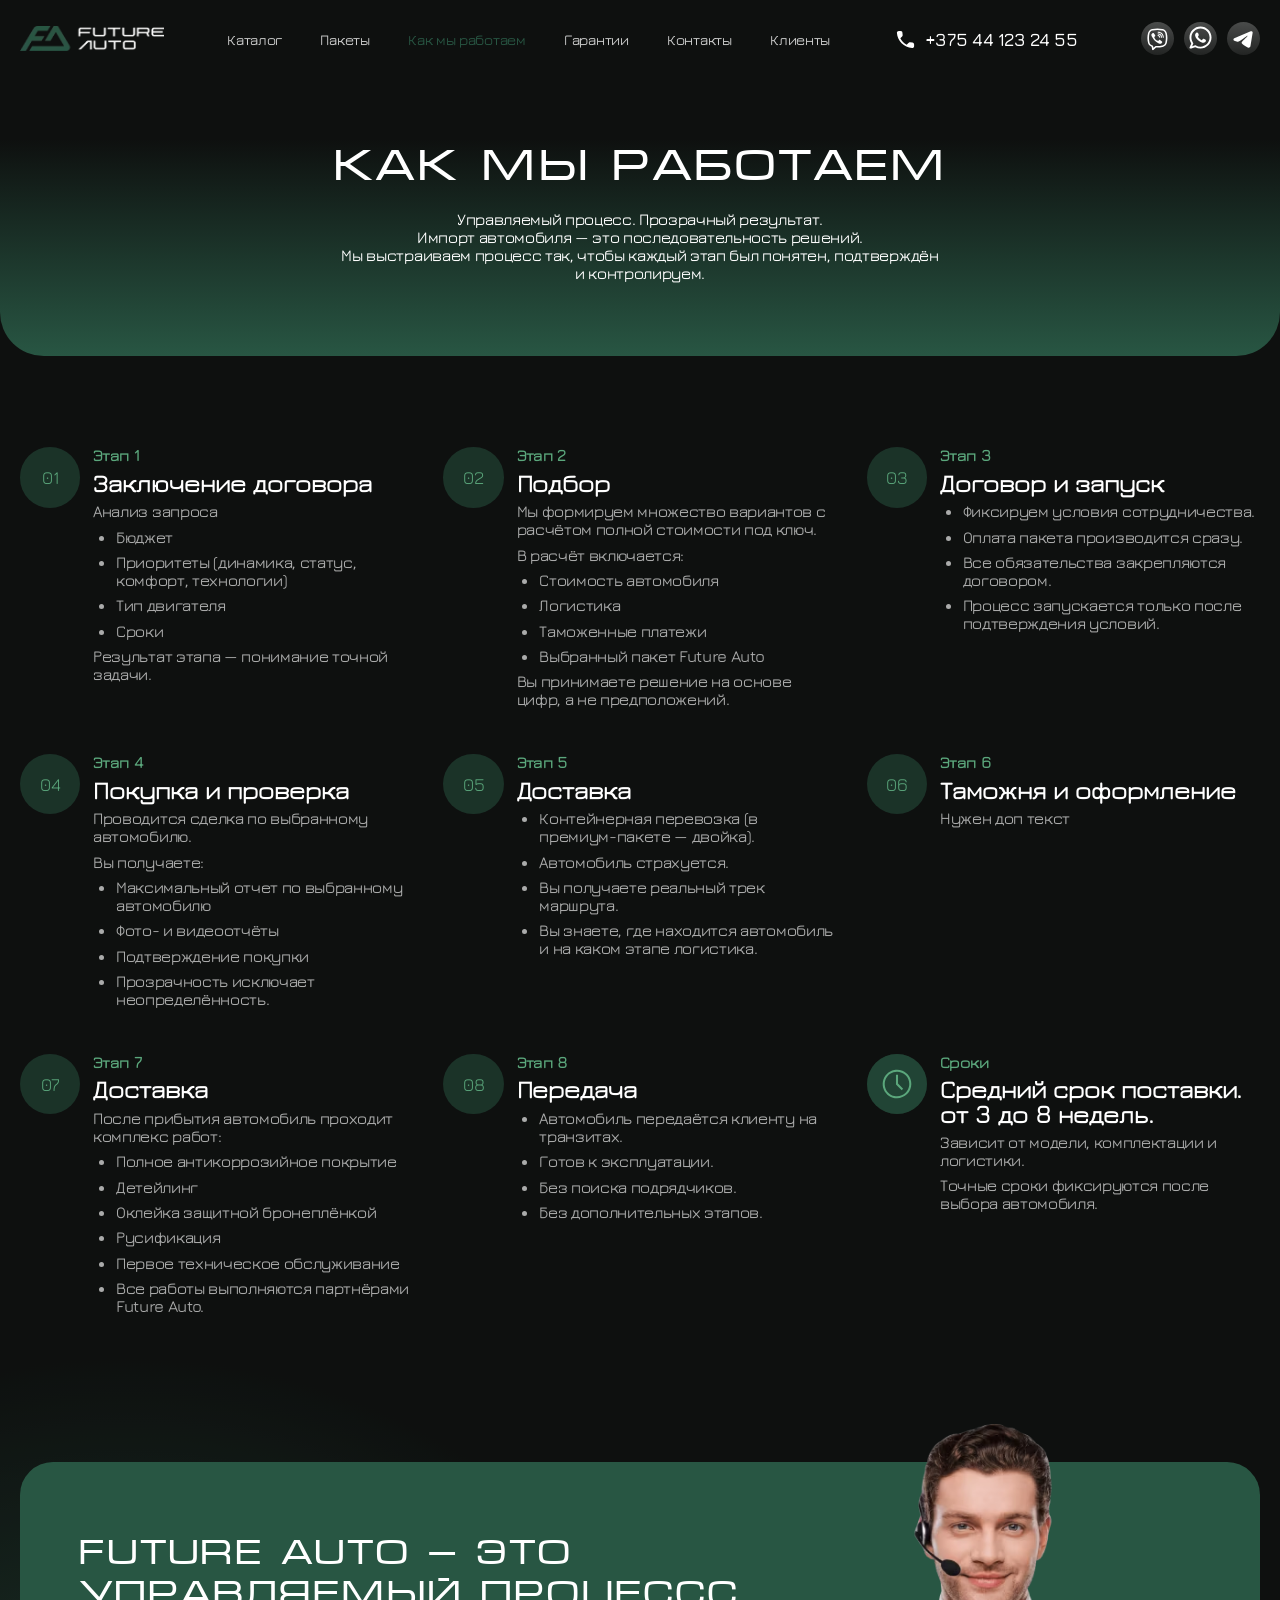
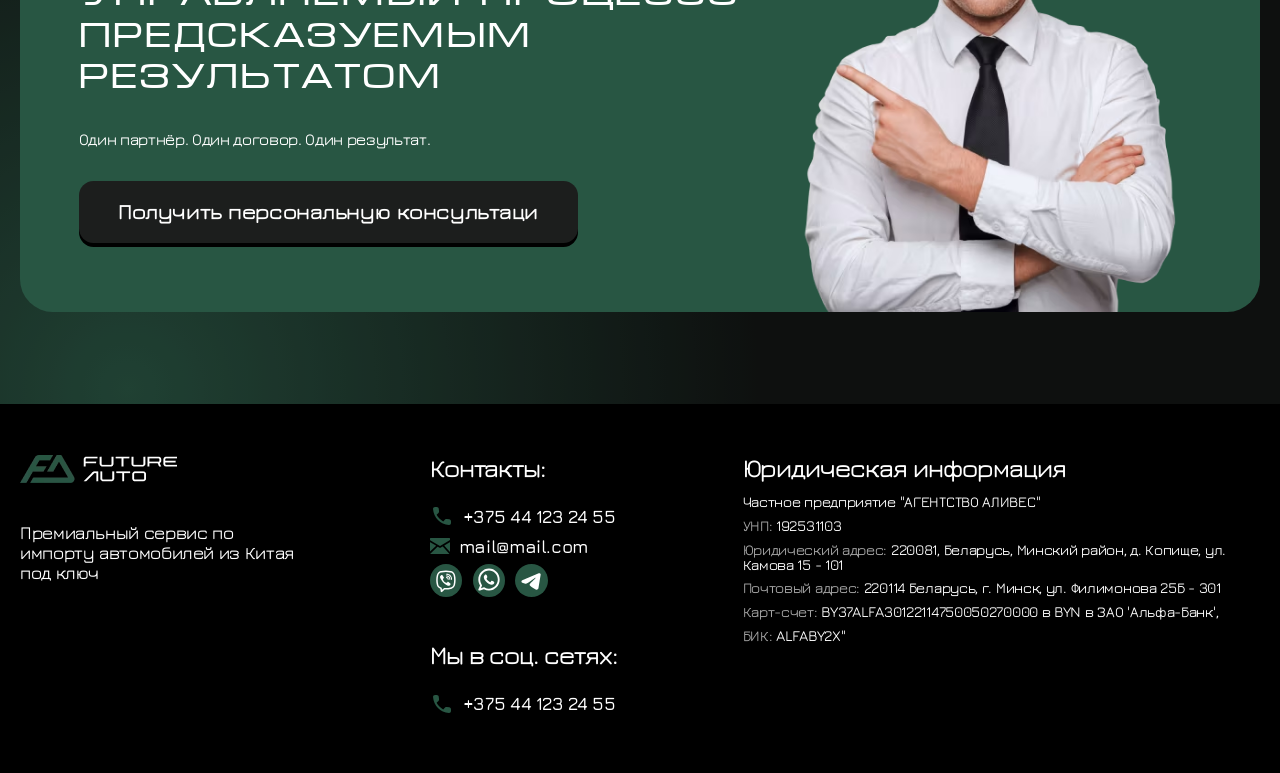
<file: process.html>
<!doctype html>
<html lang="ru">
  <head>
    <meta charset="UTF-8" />
    <meta name="viewport" content="width=device-width, initial-scale=1.0" />
    <link rel="preconnect" href="https://fonts.googleapis.com" />
    <link rel="preconnect" href="https://fonts.gstatic.com" crossorigin />
    <link
      href="https://fonts.googleapis.com/css2?family=Jura:wght@300..700&display=swap"
      rel="stylesheet"
    />
    <link rel="stylesheet" href="./assets/libs/swiper/swiper-bundle.min.css" />
    <link rel="stylesheet" href="./assets/fonts/micra/stylesheet.css" />
    <link rel="stylesheet" href="./assets/css/styles.css" />

    <script src="./assets/libs/swiper/swiper-bundle.min.js"></script>

    <script src="./assets/js/main.js"></script>

    <script src="./assets/js/sliders.js"></script>

    <title>Future auto</title>
  </head>
  <body>
    <header>
      <div class="menu_desktop">
        <!-- Логотип -->
        <a href="/" class="logo">
          <img src="./assets/images/logo.avif" alt="Future Auto логотип" />
        </a>

        <!-- Навигация -->
        <nav class="main_menu">
          <ul>
            <li><a href="/catalog.html">Каталог</a></li>
            <li><a href="/tariffs.html">Пакеты</a></li>
            <li><a href="/process.html" class="current">Как мы работаем</a></li>
            <li><a href="/guarantees.html">Гарантии</a></li>
            <li><a href="/contacts.html">Контакты</a></li>
            <li><a href="/clients.html">Клиенты</a></li>
          </ul>
        </nav>
        <div class="contacts_block">
          <img src="./assets/images/icons/phone.svg" alt="" />
          <a href="tel:+375441233455" title="Контакт">+375 44 123 24 55</a>
        </div>
        <div class="socials_block">
          <ul>
            <li>
              <a href="#"
                ><img src="./assets/images/icons/viber.svg" alt="viber"
              /></a>
            </li>

            <li class="desktop">
              <a href="tel:+37544123345">
                <img
                  src="./assets/images/icons/36x36_whatsapp.svg"
                  alt="whatsapp icon"
                />
              </a>
            </li>
            <li>
              <a href="#">
                <img
                  src="./assets/images/icons/36x36_telegram.svg"
                  alt="telegram icon"
                />
              </a>
            </li>
            <li class="mobile">
              <a href="#">
                <img
                  src="./assets/images/icons/phone_mobile.svg"
                  alt="phone icon"
                />
              </a>
            </li>
          </ul>
        </div>
        <div class="burger_btn mobile" data-btn-open="mobile_menu">
          <img src="./assets/images/icons/burger.svg" alt="" />
        </div>
      </div>
    </header>
    <section class="header_page">
      <div class="wrap_section">
        <h1>Как мы работаем</h1>
        <div class="description">
          Управляемый процесс. Прозрачный результат. <br />
          Импорт автомобиля — это последовательность решений. <br />
          Мы выстраиваем процесс так, чтобы каждый этап был понятен, подтверждён
          <br />
          и контролируем.
        </div>
      </div>
    </section>
    <main>
      <section class="steps_section">
        <div class="wrap_section">
          <ol class="steps_wrap">
            <li class="step">
              <div class="num_block">01</div>
              <div class="content_block">
                <div class="stage">Этап 1</div>
                <h3>Заключение договора</h3>
                <div class="description">
                  <p>Анализ запроса</p>
                  <ul>
                    <li>Бюджет</li>
                    <li>Приоритеты (динамика, статус, комфорт, технологии)</li>
                    <li>Тип двигателя</li>
                    <li>Сроки</li>
                  </ul>
                  <p>Результат этапа — понимание точной задачи.</p>
                </div>
              </div>
            </li>

            <li class="step">
              <div class="num_block">02</div>
              <div class="content_block">
                <div class="stage">Этап 2</div>
                <h3>Подбор</h3>
                <div class="description">
                  <p>
                    Мы формируем множество вариантов с расчётом полной стоимости
                    под ключ.
                  </p>
                  <p>В расчёт включается:</p>
                  <ul>
                    <li>Стоимость автомобиля</li>
                    <li>Логистика</li>
                    <li>Таможенные платежи</li>
                    <li>Выбранный пакет Future Auto</li>
                  </ul>
                  <p>
                    Вы принимаете решение на основе цифр, а не предположений.
                  </p>
                </div>
              </div>
            </li>

            <!-- Этап -->
            <li class="step">
              <div class="num_block">03</div>
              <div class="content_block">
                <div class="stage">Этап 3</div>
                <h3>Договор и запуск</h3>
                <div class="description">
                  <ul>
                    <li>Фиксируем условия сотрудничества.</li>
                    <li>Оплата пакета производится сразу.</li>
                    <li>Все обязательства закрепляются договором.</li>
                    <li>
                      Процесс запускается только после подтверждения условий.
                    </li>
                  </ul>
                </div>
              </div>
            </li>

            <!-- Этап -->
            <li class="step">
              <div class="num_block">04</div>
              <div class="content_block">
                <div class="stage">Этап 4</div>
                <h3>Покупка и проверка</h3>
                <div class="description">
                  <p>Проводится сделка по выбранному автомобилю.</p>
                  <p>Вы получаете:</p>
                  <ul>
                    <li>Максимальный отчет по выбранному автомобилю</li>
                    <li>Фото- и видеоотчёты</li>
                    <li>Подтверждение покупки</li>
                    <li>Прозрачность исключает неопределённость.</li>
                  </ul>
                </div>
              </div>
            </li>

            <!-- Этап -->
            <li class="step">
              <div class="num_block">05</div>
              <div class="content_block">
                <div class="stage">Этап 5</div>
                <h3>Доставка</h3>
                <div class="description">
                  <ul>
                    <li>Контейнерная перевозка (в премиум-пакете — двойка).</li>
                    <li>Автомобиль страхуется.</li>
                    <li>Вы получаете реальный трек маршрута.</li>
                    <li>
                      Вы знаете, где находится автомобиль и на каком этапе
                      логистика.
                    </li>
                  </ul>
                </div>
              </div>
            </li>

            <!-- Этап -->
            <li class="step">
              <div class="num_block">06</div>
              <div class="content_block">
                <div class="stage">Этап 6</div>
                <h3>Таможня и оформление</h3>
                <div class="description">
                  <p>Нужен доп текст</p>
                </div>
              </div>
            </li>

            <!-- Этап -->
            <li class="step">
              <div class="num_block">07</div>
              <div class="content_block">
                <div class="stage">Этап 7</div>
                <h3>Доставка</h3>
                <div class="description">
                  <p>После прибытия автомобиль проходит комплекс работ:</p>
                  <ul>
                    <li>Полное антикоррозийное покрытие</li>
                    <li>Детейлинг</li>
                    <li>Оклейка защитной бронеплёнкой</li>
                    <li>Русификация</li>
                    <li>Первое техническое обслуживание</li>
                    <li>Все работы выполняются партнёрами Future Auto.</li>
                  </ul>
                </div>
              </div>
            </li>

            <!-- Этап -->
            <li class="step">
              <div class="num_block">08</div>
              <div class="content_block">
                <div class="stage">Этап 8</div>
                <h3>Передача</h3>
                <div class="description">
                  <ul>
                    <li>Автомобиль передаётся клиенту на транзитах.</li>
                    <li>Готов к эксплуатации.</li>
                    <li>Без поиска подрядчиков.</li>
                    <li>Без дополнительных этапов.</li>
                  </ul>
                </div>
              </div>
            </li>

            <!-- Этап -->
            <li class="step">
              <div class="num_block">
                <img src="./assets/images/icons/clock.svg" alt="clock" />
              </div>
              <div class="content_block">
                <div class="stage">Сроки</div>
                <h3>Средний срок поставки. от 3 до 8 недель.</h3>
                <div class="description">
                  <p>Зависит от модели, комплектации и логистики.</p>
                  <p>Точные сроки фиксируются после выбора автомобиля.</p>
                </div>
              </div>
            </li>
          </ol>
        </div>
      </section>

      <!-- MARK: Baner section -->
      <section class="baner_section">
        <div class="wrap_section">
          <img
            src="./assets/images/baner_main_page.avif"
            class="section_bg"
            alt="bg_wrap"
          />
          <div class="content_block">
            <h2>
              Future Auto — это управляемый процессс предсказуемым результатом
            </h2>
            <div class="post_title">
              Один партнёр. Один договор. Один результат.
            </div>
            <div class="btn_wrap">
              <a href="#" class="btn cta black" data-btn-open="main_popUp">
                Получить
                <span class="desktop">&nbsp;персональную&nbsp;</span>
                консультаци
              </a>
            </div>
          </div>
        </div>
      </section>
    </main>

    <!-- MARK: footer -->
    <footer>
      <div class="wrap_footer">
        <div class="inner_footer">
          <div class="col col_logo">
            <a href="/" class="logo">
              <img src="./assets/images/logo.avif" alt="Future Auto логотип" />
            </a>
            <div class="anatation">
              Премиальный сервис по импорту автомобилей из Китая под ключ
            </div>
          </div>
          <div class="col col_contacts">
            <div class="row_block">
              <h3>Контакты:</h3>
              <div class="contact_block phone">
                <img src="./assets/images/icons/phone_footer.svg" alt="icon" />
                <a href="tel:+375441233455" title="Контакт"
                  >+375 44 123 24 55</a
                >
              </div>
              <div class="contact_block mail">
                <img src="./assets/images/icons/mail_footer.svg" alt="icon" />
                <a href="mailto:mail@mail.com" title="Контакт">mail@mail.com</a>
              </div>
              <div class="socials_block">
                <ul>
                  <li>
                    <a href="#"
                      ><img
                        src="./assets/images/icons/viber_green.svg"
                        alt="viber"
                    /></a>
                  </li>
                  <li>
                    <a href="#">
                      <img
                        src="./assets/images/icons/whatsapp_green.svg"
                        alt=""
                      />
                    </a>
                  </li>
                  <li>
                    <a href="#">
                      <img
                        src="./assets/images/icons/telegram_green.svg"
                        alt=""
                      />
                    </a>
                  </li>
                </ul>
              </div>
            </div>
            <div class="row_block">
              <h3>Мы в соц. сетях:</h3>
              <div class="contact_block phone">
                <img src="./assets/images/icons/phone_footer.svg" alt="icon" />
                <a href="tel:+375441233455" title="Контакт"
                  >+375 44 123 24 55</a
                >
              </div>
            </div>
          </div>
          <div class="col col_legal">
            <h3>Юридическая информация</h3>
            <div class="legal_text">
              <p>Частное предприятие "АГЕНТСТВО АЛИВЕС"</p>
              <p><span>УНП:</span> 192531103</p>
              <p>
                <span>Юридический адрес:</span> 220081, Беларусь, Минский район,
                д. Копище, ул. Камова 15 - 101
              </p>
              <p>
                <span>Почтовый адрес:</span> 220114 Беларусь, г. Минск, ул.
                Филимонова 25Б - 301
              </p>
              <p>
                <span>Карт-счет:</span> BY37ALFA30122114750050270000 в BYN в ЗАО
                'Альфа-Банк',
              </p>
              <p><span>БИК:</span> ALFABY2X"</p>
            </div>
          </div>
        </div>
      </div>
    </footer>
    <!-- MARK: Мобильное меню -->
    <div class="wrap_menu_mobile" data-block-closable="mobile_menu">
      <nav class="mobile_menu">
        <ul>
          <li><a href="/catalog.html">Каталог</a></li>
          <li><a href="/tariffs.html">Пакеты</a></li>
          <li><a href="/process.html" class="current">Как мы работаем</a></li>
          <li><a href="/guarantees.html">Гарантии</a></li>
          <li><a href="/contacts.html">Контакты</a></li>
          <li><a href="/clients.html">Клиенты</a></li>
        </ul>
      </nav>
      <div class="socials_block">
        <ul>
          <li>
            <a href="tel:+375441232455">
              <img
                src="./assets/images/icons/phone_mob_menu.svg"
                alt="phone icon"
              />
            </a>
          </li>
          <li>
            <a href="mailto:mail@mail.com">
              <img
                src="./assets/images/icons/mail_mob_menu.svg"
                alt="mail icon"
              />
            </a>
          </li>

          <li>
            <a href="#"
              ><img src="./assets/images/icons/viber_mob_menu.svg" alt="viber"
            /></a>
          </li>

          <li>
            <a href="#">
              <img
                src="./assets/images/icons/whatsapp_mob_menu.svg"
                alt="whatsapp icon"
              />
            </a>
          </li>
          <li>
            <a href="#">
              <img
                src="./assets/images/icons/telegram_mob_menu.svg"
                alt="telegram icon"
              />
            </a>
          </li>
          <li>
            <a href="#">
              <img
                src="./assets/images/icons/inst_mob_menu.svg"
                alt="instagram icon"
              />
            </a>
          </li>
        </ul>
      </div>
    </div>
    <!-- popUp main -->
    <div class="popup_main" id="popup_main" data-block-closable="main_popUp">
      <div class="overlay">
        <button class="close_popUp" data-btn-close>
          <svg
            width="42"
            height="42"
            viewBox="0 0 42 42"
            fill="none"
            xmlns="http://www.w3.org/2000/svg"
          >
            <path
              d="M9 33.5502L33.5503 9M33.5503 33.5502L9 9"
              stroke="white"
              stroke-width="4"
            />
          </svg>
        </button>
      </div>
      <div class="wrap_popup">
        <div class="wrap_content">
          <h2 data-title-popup>Получить консультацию</h2>
          <div class="description">
            Оставьте номер телефона или удобный мессенджер (WhatsApp, Telegram,
            Viber) <br />
            Мы свяжемся с вами там, где вам комфортнее
          </div>
          <form id="contact_us_form" class="contact_us_form">
            <div class="row">
              <div class="col dropdown_form">
                <!-- Filter block -->
                <div class="filter_block">
                  <button type="button" class="filter_toggle" data-dropdown-btn>
                    <div class="btn_label">-- Выберите способ связи --</div>
                    <svg
                      width="24"
                      height="24"
                      viewBox="0 0 24 24"
                      fill="none"
                      xmlns="http://www.w3.org/2000/svg"
                    >
                      <path
                        d="M17 9L12 14L7 9"
                        stroke="white"
                        stroke-opacity="0.65"
                        stroke-linecap="round"
                        stroke-linejoin="round"
                      />
                    </svg>
                  </button>
                  <div class="dropdown_menu">
                    <ul>
                      <li
                        data-status="disabled"
                        data-name="no_active"
                        data-type="text"
                        data-placeholder="Выберите способ связи"
                      >
                        -- Выберите способ связи --
                      </li>
                      <li
                        data-status="enabled"
                        data-name="phone"
                        data-type="tel"
                        data-placeholder="Ваш телефон"
                      >
                        Телефон
                      </li>
                      <li
                        data-status="enabled"
                        data-name="mail"
                        data-type="mail"
                        data-placeholder="Ваш почта"
                      >
                        Почта
                      </li>
                      <li
                        data-status="enabled"
                        data-name="telegram"
                        data-type="text"
                        data-placeholder="Ваш Telegram"
                      >
                        Telegram
                      </li>
                      <li
                        data-status="enabled"
                        data-name="viber"
                        data-type="text"
                        data-placeholder="Ваш Viber"
                      >
                        Viber
                      </li>
                      <li
                        data-status="enabled"
                        data-name="whatsapp"
                        data-type="text"
                        data-placeholder="Ваш WhatsApp"
                      >
                        WhatsApp
                      </li>
                    </ul>
                  </div>
                </div>
              </div>
              <div class="col">
                <input
                  id="input_popUp"
                  type="tel"
                  name="phone"
                  placeholder="Выберите способ связи"
                  disabled
                />
              </div>
            </div>
            <div class="row btn_wrap">
              <input
                type="submit"
                value="Отправить"
                disabled
                id="submit_popUp"
              />
            </div>
          </form>
        </div>
      </div>
    </div>
    <!-- MARK: Gradients -->
    <div class="wrap_gradient_bottom left">
      <div class="gradient"></div>
    </div>
  </body>
</html>
</file>
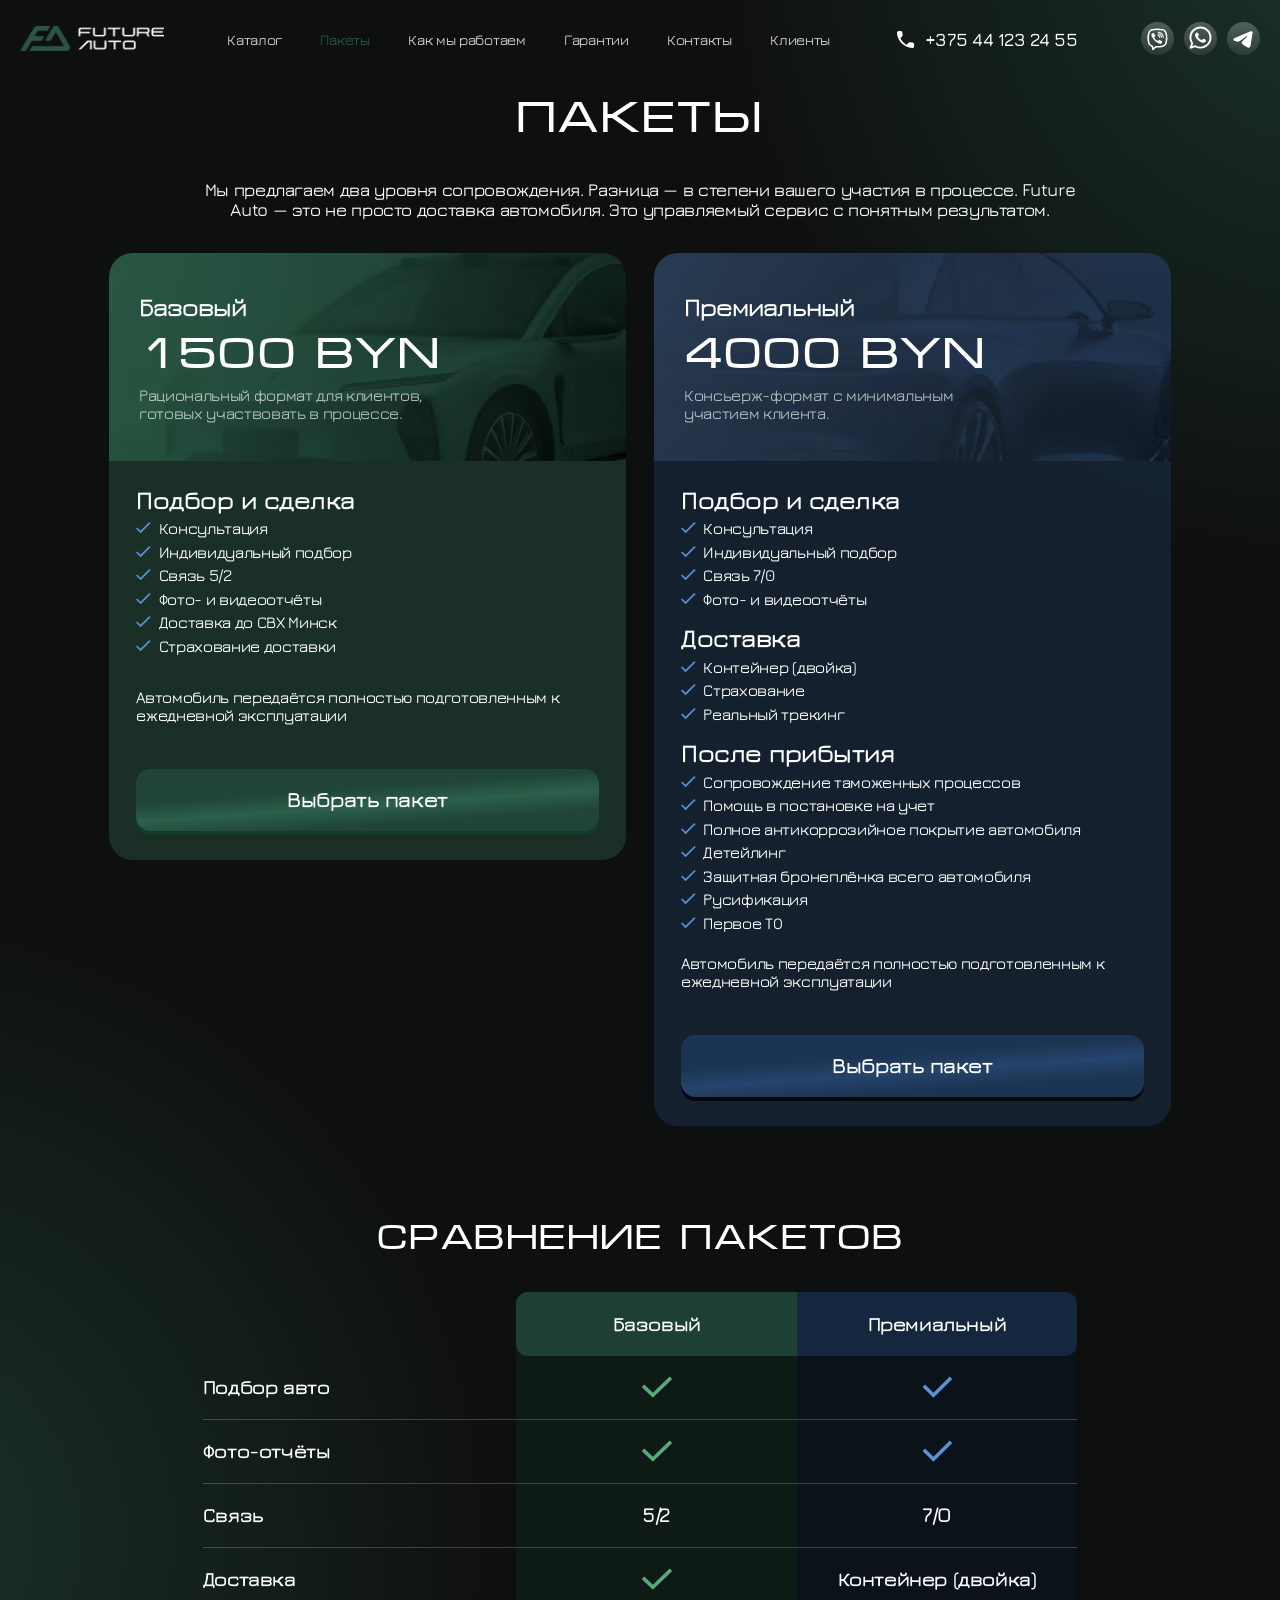
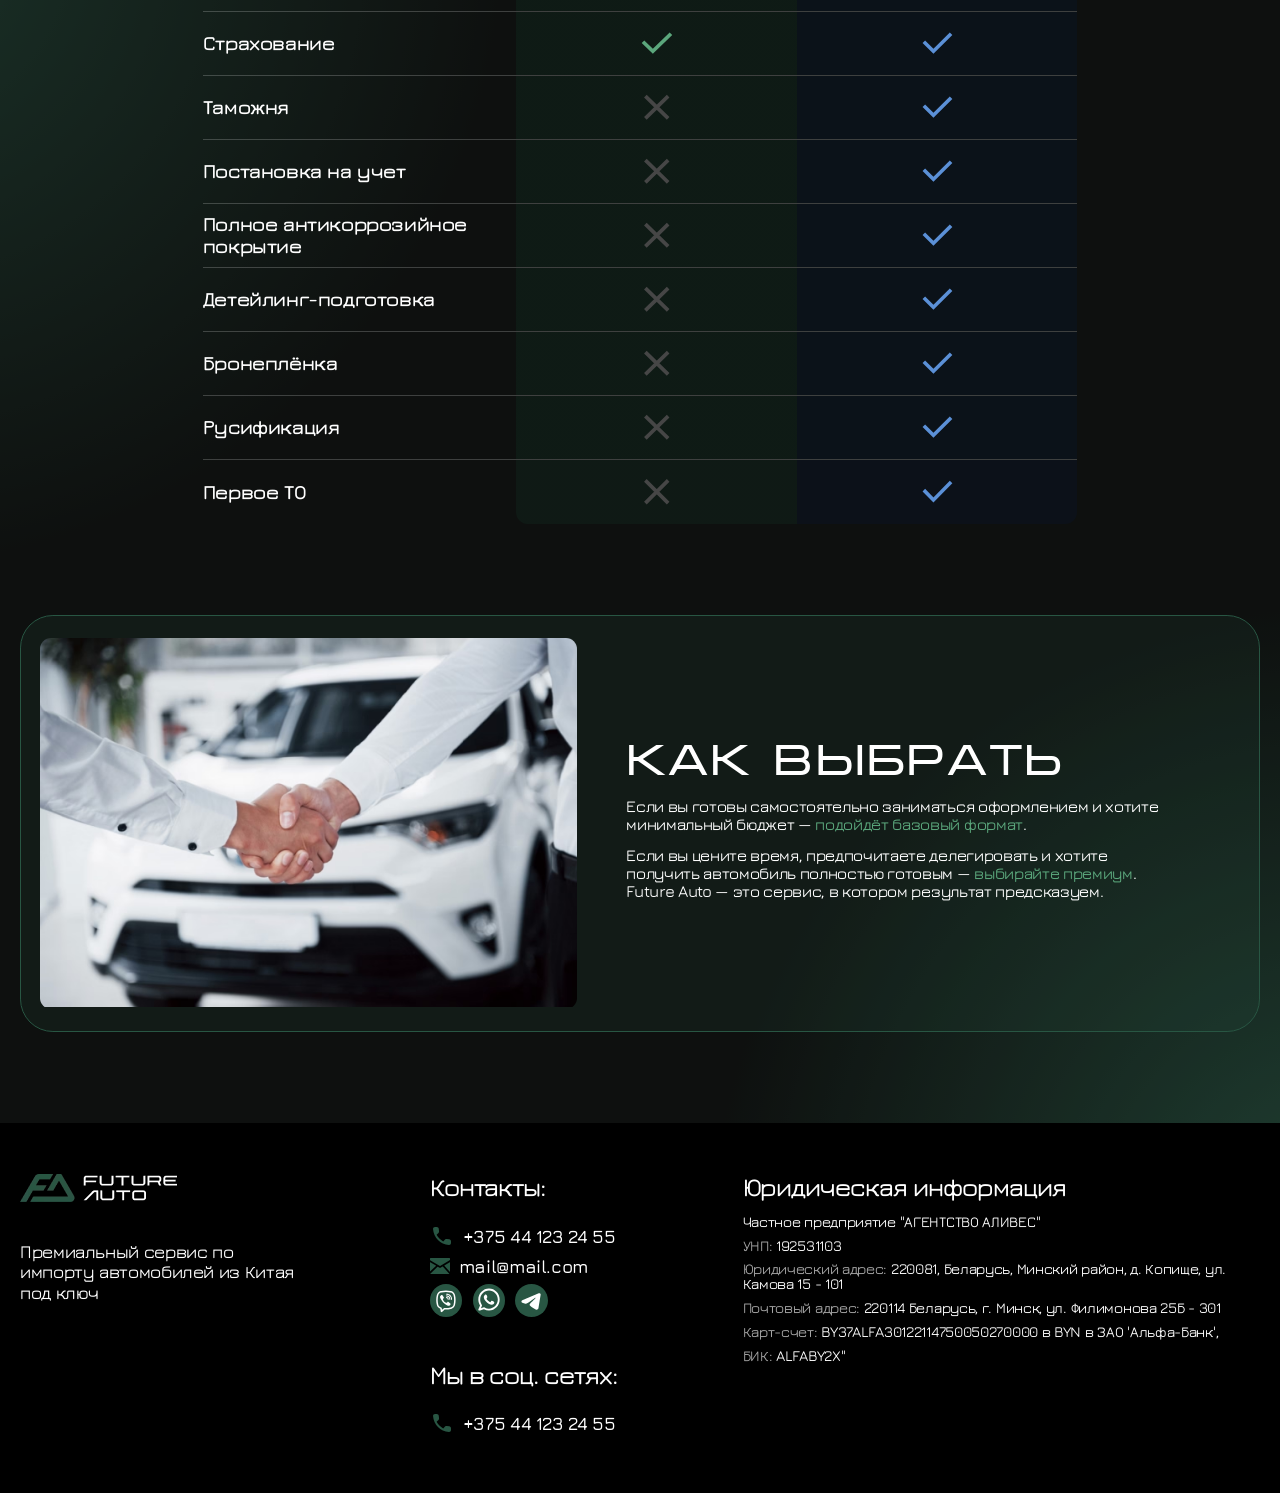
<file: tariffs.html>
<!doctype html>
<html lang="ru">
  <head>
    <meta charset="UTF-8" />
    <meta name="viewport" content="width=device-width, initial-scale=1.0" />
    <link rel="preconnect" href="https://fonts.googleapis.com" />
    <link rel="preconnect" href="https://fonts.gstatic.com" crossorigin />
    <link
      href="https://fonts.googleapis.com/css2?family=Jura:wght@300..700&display=swap"
      rel="stylesheet"
    />
    <link rel="stylesheet" href="./assets/libs/swiper/swiper-bundle.min.css" />
    <link rel="stylesheet" href="./assets/fonts/micra/stylesheet.css" />
    <link rel="stylesheet" href="./assets/css/styles.css" />

    <script src="./assets/libs/swiper/swiper-bundle.min.js"></script>

    <script src="./assets/js/main.js"></script>

    <script src="./assets/js/sliders.js"></script>

    <title>Future auto</title>
  </head>
  <body>
    <header>
      <div class="menu_desktop">
        <!-- Логотип -->
        <a href="/" class="logo">
          <img src="./assets/images/logo.avif" alt="Future Auto логотип" />
        </a>

        <!-- Навигация -->
        <nav class="main_menu">
          <ul>
            <li><a href="/catalog.html">Каталог</a></li>
            <li><a href="/tariffs.html" class="current">Пакеты</a></li>
            <li><a href="/process.html">Как мы работаем</a></li>
            <li><a href="/guarantees.html">Гарантии</a></li>
            <li><a href="/contacts.html">Контакты</a></li>
            <li><a href="/clients.html">Клиенты</a></li>
          </ul>
        </nav>
        <div class="contacts_block">
          <img src="./assets/images/icons/phone.svg" alt="" />
          <a href="tel:+375441233455" title="Контакт">+375 44 123 24 55</a>
        </div>
        <div class="socials_block">
          <ul>
            <li>
              <a href="#"
                ><img src="./assets/images/icons/viber.svg" alt="viber"
              /></a>
            </li>

            <li class="desktop">
              <a href="tel:+37544123345">
                <img
                  src="./assets/images/icons/36x36_whatsapp.svg"
                  alt="whatsapp icon"
                />
              </a>
            </li>
            <li>
              <a href="#">
                <img
                  src="./assets/images/icons/36x36_telegram.svg"
                  alt="telegram icon"
                />
              </a>
            </li>
            <li class="mobile">
              <a href="#">
                <img
                  src="./assets/images/icons/phone_mobile.svg"
                  alt="phone icon"
                />
              </a>
            </li>
          </ul>
        </div>
        <div class="burger_btn mobile" data-btn-open="mobile_menu">
          <img src="./assets/images/icons/burger.svg" alt="" />
        </div>
      </div>
    </header>

    <main class="tarrifs_page">
      <!-- MARK: Tariffs section -->
      <section class="tariffs_section">
        <div class="wrap_section">
          <h1>Пакеты</h1>
          <div class="section_post_title">
            Мы предлагаем два уровня сопровождения. Разница — в степени вашего
            участия в процессе. Future Auto — это не просто доставка автомобиля.
            Это управляемый сервис с понятным результатом.
          </div>
          <div class="tariffs_block">
            <div class="card">
              <div class="header_block">
                <div class="card_bg">
                  <img
                    src="./assets/images/card_bg_base.avif"
                    alt="background"
                  />
                </div>
                <div class="wrap_header_content">
                  <h3>Базовый</h3>
                  <div class="cost">1500 BYN</div>
                  <p class="description">
                    Рациональный формат для клиентов, готовых участвовать в
                    процессе.
                  </p>
                </div>
              </div>
              <div class="services_wrap">
                <div class="services__block">
                  <h4 class="services__title">Подбор и сделка</h4>
                  <ul class="services__list">
                    <li>Консультация</li>
                    <li>Индивидуальный подбор</li>
                    <li>Связь 5/2</li>
                    <li>Фото- и видеоотчёты</li>
                    <li>Доставка до СВХ Минск</li>
                    <li>Страхование доставки</li>
                  </ul>
                </div>
                <p class="services__note">
                  Автомобиль передаётся полностью подготовленным к ежедневной
                  эксплуатации
                </p>
                <div class="btn_wrap">
                  <a
                    href="#"
                    class="btn cta"
                    data-btn-open="main_popUp"
                    data-title-popup="Выбрать пакет"
                    >Выбрать пакет</a
                  >
                </div>
              </div>
            </div>
            <div class="card">
              <div class="header_block">
                <div class="card_bg">
                  <img
                    src="./assets/images/card_bg_premium.avif"
                    alt="background"
                  />
                </div>
                <div class="wrap_header_content">
                  <h3>Премиальный</h3>
                  <div class="cost">4000 BYN</div>
                  <p class="description">
                    Консьерж-формат с минимальным участием клиента.
                  </p>
                </div>
              </div>
              <div class="services_wrap premium">
                <div class="services__block">
                  <h4 class="services__title">Подбор и сделка</h4>
                  <ul class="services__list">
                    <li>Консультация</li>
                    <li>Индивидуальный подбор</li>
                    <li>Связь 7/0</li>
                    <li>Фото- и видеоотчёты</li>
                  </ul>
                </div>
                <div class="services__block">
                  <h4 class="services__title">Доставка</h4>
                  <ul class="services__list">
                    <li>Контейнер (двойка)</li>
                    <li>Страхование</li>
                    <li>Реальный трекинг</li>
                  </ul>
                </div>
                <div class="services__block">
                  <h4 class="services__title">После прибытия</h4>
                  <ul class="services__list">
                    <li>Сопровождение таможенных процессов</li>
                    <li>Помощь в постановке на учет</li>
                    <li>Полное антикоррозийное покрытие автомобиля</li>
                    <li>Детейлинг</li>
                    <li>Защитная бронеплёнка всего автомобиля</li>
                    <li>Русификация</li>
                    <li>Первое ТО</li>
                  </ul>
                  <p class="services__note">
                    Автомобиль передаётся полностью подготовленным к ежедневной
                    эксплуатации
                  </p>
                </div>
                <div class="btn_wrap">
                  <a
                    href="#"
                    class="btn cta blue"
                    data-btn-open="main_popUp"
                    data-title-popup="Выбрать пакет"
                    >Выбрать пакет</a
                  >
                </div>
              </div>
            </div>
          </div>
        </div>
      </section>

      <!-- MARK: Comparison section -->
      <section class="comparison_section">
        <div class="wrap_section">
          <h2>Сравнение пакетов</h2>
          <div class="comparioson_block">
            <ul>
              <!-- row -->
              <li class="header_table">
                <div class="param"></div>
                <div class="base">
                  <div>Базовый</div>
                </div>
                <div class="premium">
                  <div>Премиальный</div>
                </div>
              </li>
              <!-- row -->
              <li>
                <div class="param">Подбор авто</div>
                <div class="base">
                  <img
                    src="./assets/images/icons/check_green.svg"
                    alt="check"
                  />
                </div>
                <div class="premium">
                  <img src="./assets/images/icons/check_blue.svg" alt="check" />
                </div>
              </li>

              <!-- row -->
              <li>
                <div class="param">Фото-отчёты</div>
                <div class="base">
                  <img
                    src="./assets/images/icons/check_green.svg"
                    alt="check"
                  />
                </div>
                <div class="premium">
                  <img src="./assets/images/icons/check_blue.svg" alt="check" />
                </div>
              </li>
              <!-- row -->
              <li>
                <div class="param">Связь</div>
                <div class="base">5/2</div>
                <div class="premium">7/O</div>
              </li>
              <!-- row -->
              <li>
                <div class="param">Доставка</div>
                <div class="base">
                  <img
                    src="./assets/images/icons/check_green.svg"
                    alt="check"
                  />
                </div>
                <div class="premium">Контейнер (двойка)</div>
              </li>
              <!-- row -->
              <li>
                <div class="param">Страхование</div>
                <div class="base">
                  <img
                    src="./assets/images/icons/check_green.svg"
                    alt="check"
                  />
                </div>
                <div class="premium">
                  <img src="./assets/images/icons/check_blue.svg" alt="check" />
                </div>
              </li>
              <!-- row -->
              <li>
                <div class="param">Таможня</div>
                <div class="base">
                  <img src="./assets/images/icons/cross.svg" alt="check" />
                </div>
                <div class="premium">
                  <img src="./assets/images/icons/check_blue.svg" alt="check" />
                </div>
              </li>
              <!-- row -->
              <li>
                <div class="param">Постановка на учет</div>
                <div class="base">
                  <img src="./assets/images/icons/cross.svg" alt="check" />
                </div>
                <div class="premium">
                  <img src="./assets/images/icons/check_blue.svg" alt="check" />
                </div>
              </li>
              <!-- row -->
              <li>
                <div class="param">Полное антикоррозийное покрытие</div>
                <div class="base">
                  <img src="./assets/images/icons/cross.svg" alt="check" />
                </div>
                <div class="premium">
                  <img src="./assets/images/icons/check_blue.svg" alt="check" />
                </div>
              </li>
              <!-- row -->
              <li>
                <div class="param">Детейлинг-подготовка</div>
                <div class="base">
                  <img src="./assets/images/icons/cross.svg" alt="check" />
                </div>
                <div class="premium">
                  <img src="./assets/images/icons/check_blue.svg" alt="check" />
                </div>
              </li>
              <!-- row -->
              <li>
                <div class="param">Бронеплёнка</div>
                <div class="base">
                  <img src="./assets/images/icons/cross.svg" alt="check" />
                </div>
                <div class="premium">
                  <img src="./assets/images/icons/check_blue.svg" alt="check" />
                </div>
              </li>
              <!-- row -->
              <li>
                <div class="param">Русификация</div>
                <div class="base">
                  <img src="./assets/images/icons/cross.svg" alt="check" />
                </div>
                <div class="premium">
                  <img src="./assets/images/icons/check_blue.svg" alt="check" />
                </div>
              </li>
              <!-- row -->
              <li>
                <div class="param">Первое ТО</div>
                <div class="base">
                  <img src="./assets/images/icons/cross.svg" alt="check" />
                </div>
                <div class="premium">
                  <img src="./assets/images/icons/check_blue.svg" alt="check" />
                </div>
              </li>
            </ul>
          </div>
        </div>
      </section>

      <!-- MARK: Baner section two -->
      <section class="baner_two_section">
        <div class="wrap_section">
          <div class="col img_col">
            <img
              src="./assets/images/baner_section_two.avif"
              alt="baner image"
            />
          </div>
          <div class="col conent_col">
            <h2>Как выбрать</h2>
            <div class="description">
              <p>
                Если вы готовы самостоятельно заниматься оформлением и хотите
                минимальный бюджет — <a href="#">подойдёт базовый формат</a>.
              </p>
              <p>
                Если вы цените время, предпочитаете делегировать и хотите
                получить автомобиль полностью готовым —
                <a href="#">выбирайте премиум</a>. Future Auto — это сервис, в
                котором результат предсказуем.
              </p>
            </div>
          </div>
        </div>
      </section>
    </main>

    <!-- MARK: footer -->
    <footer>
      <div class="wrap_footer">
        <div class="inner_footer">
          <div class="col col_logo">
            <a href="/" class="logo">
              <img src="./assets/images/logo.avif" alt="Future Auto логотип" />
            </a>
            <div class="anatation">
              Премиальный сервис по импорту автомобилей из Китая под ключ
            </div>
          </div>
          <div class="col col_contacts">
            <div class="row_block">
              <h3>Контакты:</h3>
              <div class="contact_block phone">
                <img src="./assets/images/icons/phone_footer.svg" alt="icon" />
                <a href="tel:+375441233455" title="Контакт"
                  >+375 44 123 24 55</a
                >
              </div>
              <div class="contact_block mail">
                <img src="./assets/images/icons/mail_footer.svg" alt="icon" />
                <a href="mailto:mail@mail.com" title="Контакт">mail@mail.com</a>
              </div>
              <div class="socials_block">
                <ul>
                  <li>
                    <a href="#"
                      ><img
                        src="./assets/images/icons/viber_green.svg"
                        alt="viber"
                    /></a>
                  </li>
                  <li>
                    <a href="#">
                      <img
                        src="./assets/images/icons/whatsapp_green.svg"
                        alt=""
                      />
                    </a>
                  </li>
                  <li>
                    <a href="#">
                      <img
                        src="./assets/images/icons/telegram_green.svg"
                        alt=""
                      />
                    </a>
                  </li>
                </ul>
              </div>
            </div>
            <div class="row_block">
              <h3>Мы в соц. сетях:</h3>
              <div class="contact_block phone">
                <img src="./assets/images/icons/phone_footer.svg" alt="icon" />
                <a href="tel:+375441233455" title="Контакт"
                  >+375 44 123 24 55</a
                >
              </div>
            </div>
          </div>
          <div class="col col_legal">
            <h3>Юридическая информация</h3>
            <div class="legal_text">
              <p>Частное предприятие "АГЕНТСТВО АЛИВЕС"</p>
              <p><span>УНП:</span> 192531103</p>
              <p>
                <span>Юридический адрес:</span> 220081, Беларусь, Минский район,
                д. Копище, ул. Камова 15 - 101
              </p>
              <p>
                <span>Почтовый адрес:</span> 220114 Беларусь, г. Минск, ул.
                Филимонова 25Б - 301
              </p>
              <p>
                <span>Карт-счет:</span> BY37ALFA30122114750050270000 в BYN в ЗАО
                'Альфа-Банк',
              </p>
              <p><span>БИК:</span> ALFABY2X"</p>
            </div>
          </div>
        </div>
      </div>
    </footer>
    <!-- MARK: Мобильное меню -->
    <div class="wrap_menu_mobile" data-block-closable="mobile_menu">
      <nav class="mobile_menu">
        <ul>
          <li><a href="/catalog.html">Каталог</a></li>
          <li><a href="/tariffs.html" class="current">Пакеты</a></li>
          <li><a href="/process.html">Как мы работаем</a></li>
          <li><a href="/guarantees.html">Гарантии</a></li>
          <li><a href="/contacts.html">Контакты</a></li>
          <li><a href="/clients.html">Клиенты</a></li>
        </ul>
      </nav>
      <div class="socials_block">
        <ul>
          <li>
            <a href="tel:+375441232455">
              <img
                src="./assets/images/icons/phone_mob_menu.svg"
                alt="phone icon"
              />
            </a>
          </li>
          <li>
            <a href="mailto:mail@mail.com">
              <img
                src="./assets/images/icons/mail_mob_menu.svg"
                alt="mail icon"
              />
            </a>
          </li>

          <li>
            <a href="#"
              ><img src="./assets/images/icons/viber_mob_menu.svg" alt="viber"
            /></a>
          </li>

          <li>
            <a href="#">
              <img
                src="./assets/images/icons/whatsapp_mob_menu.svg"
                alt="whatsapp icon"
              />
            </a>
          </li>
          <li>
            <a href="#">
              <img
                src="./assets/images/icons/telegram_mob_menu.svg"
                alt="telegram icon"
              />
            </a>
          </li>
          <li>
            <a href="#">
              <img
                src="./assets/images/icons/inst_mob_menu.svg"
                alt="instagram icon"
              />
            </a>
          </li>
        </ul>
      </div>
    </div>
    <!-- popUp main -->
    <div class="popup_main" id="popup_main" data-block-closable="main_popUp">
      <div class="overlay">
        <button class="close_popUp" data-btn-close>
          <svg
            width="42"
            height="42"
            viewBox="0 0 42 42"
            fill="none"
            xmlns="http://www.w3.org/2000/svg"
          >
            <path
              d="M9 33.5502L33.5503 9M33.5503 33.5502L9 9"
              stroke="white"
              stroke-width="4"
            />
          </svg>
        </button>
      </div>
      <div class="wrap_popup">
        <div class="wrap_content">
          <h2 data-title-popup>Получить консультацию</h2>
          <div class="description">
            Оставьте номер телефона или удобный мессенджер (WhatsApp, Telegram,
            Viber) <br />
            Мы свяжемся с вами там, где вам комфортнее
          </div>
          <form id="contact_us_form" class="contact_us_form">
            <div class="row">
              <div class="col dropdown_form">
                <!-- Filter block -->
                <div class="filter_block">
                  <button type="button" class="filter_toggle" data-dropdown-btn>
                    <div class="btn_label">-- Выберите способ связи --</div>
                    <svg
                      width="24"
                      height="24"
                      viewBox="0 0 24 24"
                      fill="none"
                      xmlns="http://www.w3.org/2000/svg"
                    >
                      <path
                        d="M17 9L12 14L7 9"
                        stroke="white"
                        stroke-opacity="0.65"
                        stroke-linecap="round"
                        stroke-linejoin="round"
                      />
                    </svg>
                  </button>
                  <div class="dropdown_menu">
                    <ul>
                      <li
                        data-status="disabled"
                        data-name="no_active"
                        data-type="text"
                        data-placeholder="Выберите способ связи"
                      >
                        -- Выберите способ связи --
                      </li>
                      <li
                        data-status="enabled"
                        data-name="phone"
                        data-type="tel"
                        data-placeholder="Ваш телефон"
                      >
                        Телефон
                      </li>
                      <li
                        data-status="enabled"
                        data-name="mail"
                        data-type="mail"
                        data-placeholder="Ваш почта"
                      >
                        Почта
                      </li>
                      <li
                        data-status="enabled"
                        data-name="telegram"
                        data-type="text"
                        data-placeholder="Ваш Telegram"
                      >
                        Telegram
                      </li>
                      <li
                        data-status="enabled"
                        data-name="viber"
                        data-type="text"
                        data-placeholder="Ваш Viber"
                      >
                        Viber
                      </li>
                      <li
                        data-status="enabled"
                        data-name="whatsapp"
                        data-type="text"
                        data-placeholder="Ваш WhatsApp"
                      >
                        WhatsApp
                      </li>
                    </ul>
                  </div>
                </div>
              </div>
              <div class="col">
                <input
                  id="input_popUp"
                  type="tel"
                  name="phone"
                  placeholder="Выберите способ связи"
                  disabled
                />
              </div>
            </div>
            <div class="row btn_wrap">
              <input
                type="submit"
                value="Отправить"
                disabled
                id="submit_popUp"
              />
            </div>
          </form>
        </div>
      </div>
    </div>
    <!-- MARK: Gradients -->
    <div class="wrap_gradient_center">
      <div class="gradient"></div>
    </div>
    <div class="wrap_gradient_top">
      <div class="gradient"></div>
    </div>
    <div class="wrap_gradient_bottom">
      <div class="gradient"></div>
    </div>
  </body>
</html>
</file>
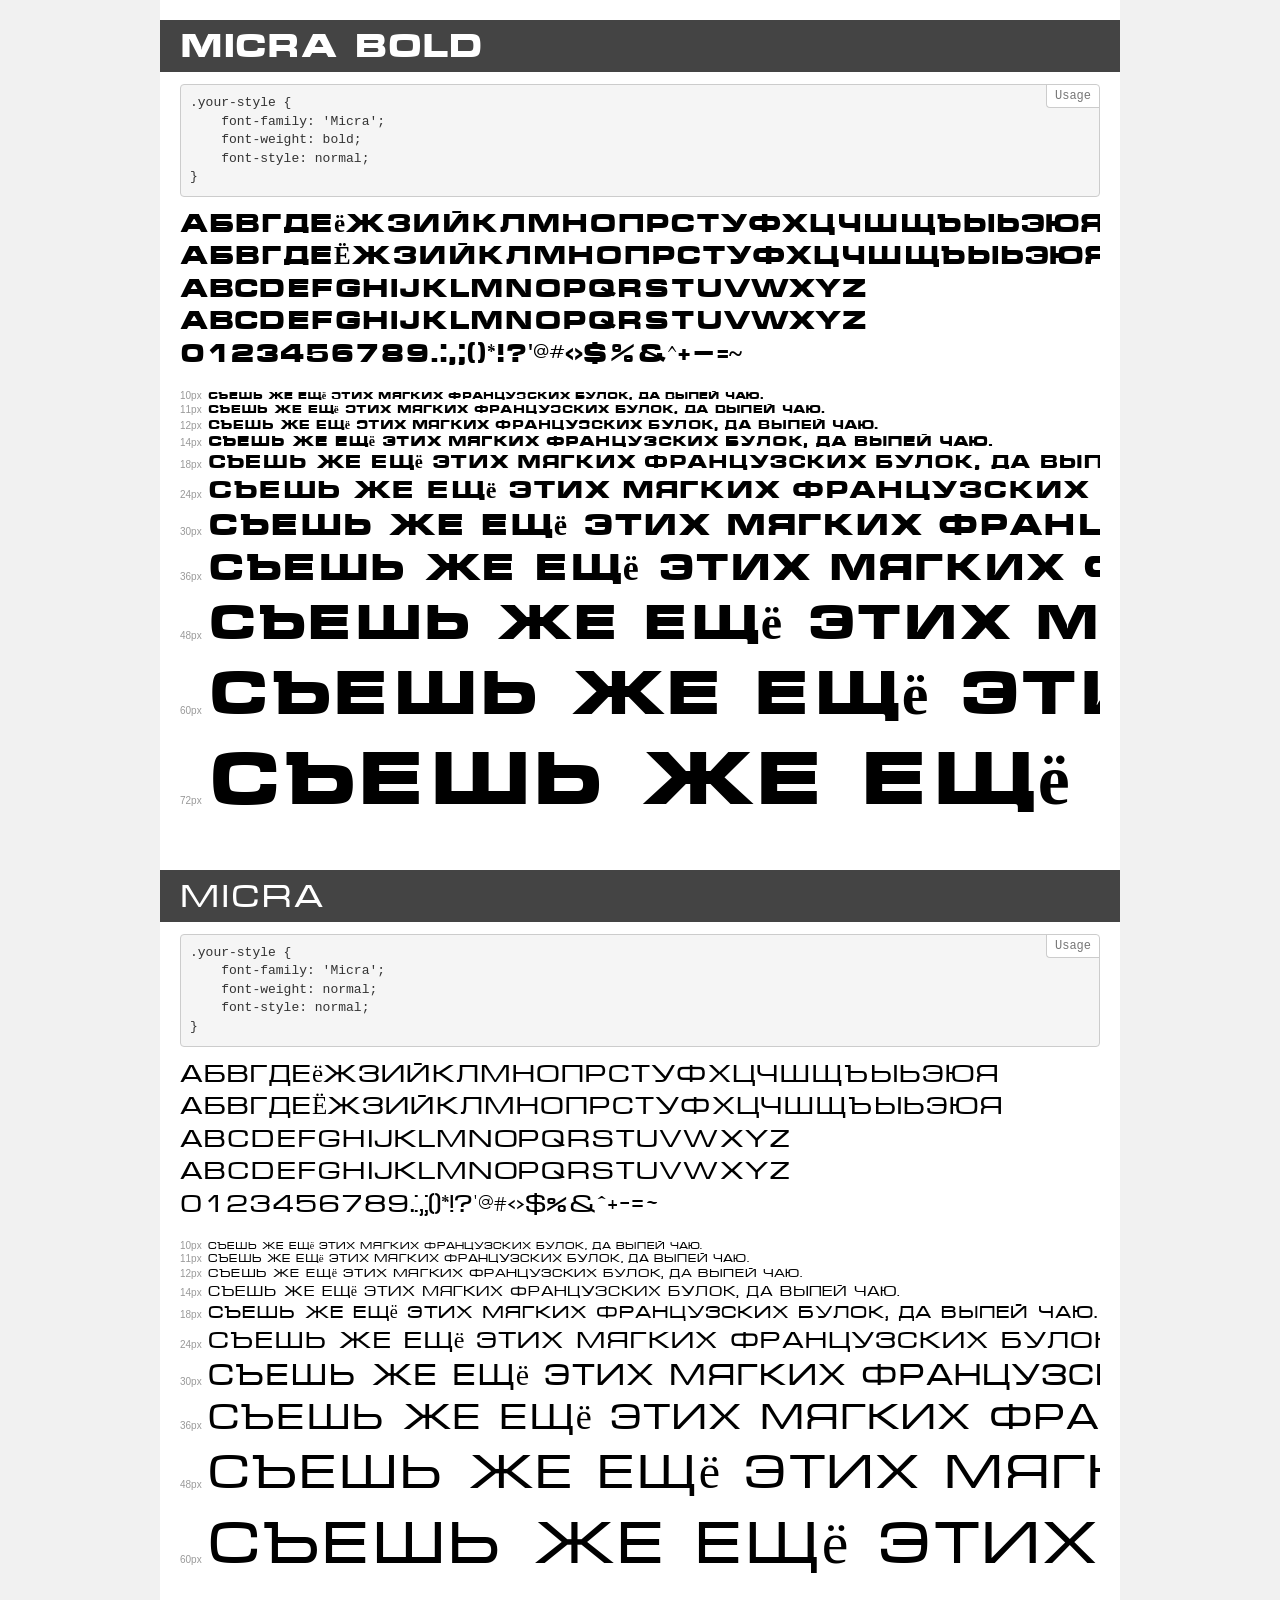
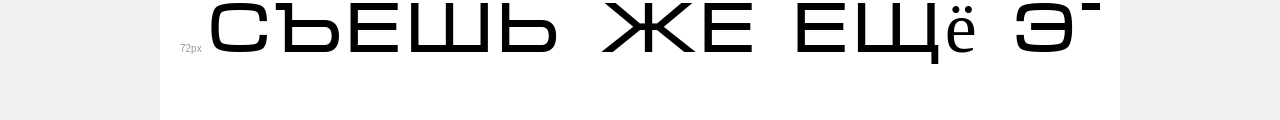
<file: assets/fonts/micra/demo.html>
<!DOCTYPE html>
<html>
<head>
	<meta charset="utf-8">
	<meta http-equiv="X-UA-Compatible" content="IE=edge">
	<meta name="viewport" content="width=device-width, initial-scale=1">
	<meta name="robots" content="noindex, noarchive">
	<title>Transfonter demo</title>
	<link href="stylesheet.css" rel="stylesheet">
	<style>
		/*
		http://meyerweb.com/eric/tools/css/reset/
		v2.0 | 20110126
		License: none (public domain)
		*/
		html, body, div, span, applet, object, iframe,
		h1, h2, h3, h4, h5, h6, p, blockquote, pre,
		a, abbr, acronym, address, big, cite, code,
		del, dfn, em, img, ins, kbd, q, s, samp,
		small, strike, strong, sub, sup, tt, var,
		b, u, i, center,
		dl, dt, dd, ol, ul, li,
		fieldset, form, label, legend,
		table, caption, tbody, tfoot, thead, tr, th, td,
		article, aside, canvas, details, embed,
		figure, figcaption, footer, header, hgroup,
		menu, nav, output, ruby, section, summary,
		time, mark, audio, video {
			margin: 0;
			padding: 0;
			border: 0;
			font-size: 100%;
			font: inherit;
			vertical-align: baseline;
		}
		/* HTML5 display-role reset for older browsers */
		article, aside, details, figcaption, figure,
		footer, header, hgroup, menu, nav, section {
			display: block;
		}
		body {
			line-height: 1;
		}
		ol, ul {
			list-style: none;
		}
		blockquote, q {
			quotes: none;
		}
		blockquote:before, blockquote:after,
		q:before, q:after {
			content: '';
			content: none;
		}
		table {
			border-collapse: collapse;
			border-spacing: 0;
		}
		/* common styles */
		body {
			background: #f1f1f1;
			color: #000;
		}
		.page {
			background: #fff;
			width: 920px;
			margin: 0 auto;
			padding: 20px 20px 0 20px;
			overflow: hidden;
		}
		.font-container {
			overflow-x: auto;
			overflow-y: hidden;
			margin-bottom: 40px;
			line-height: 1.3;
			white-space: nowrap;
			padding-bottom: 5px;
		}
		h1 {
			position: relative;
			background: #444;
			font-size: 32px;
			color: #fff;
			padding: 10px 20px;
			margin: 0 -20px 12px -20px;
		}
		.letters {
			font-size: 25px;
			margin-bottom: 20px;
		}
		.s10:before {
			content: '10px';
		}
		.s11:before {
			content: '11px';
		}
		.s12:before {
			content: '12px';
		}
		.s14:before {
			content: '14px';
		}
		.s18:before {
			content: '18px';
		}
		.s24:before {
			content: '24px';
		}
		.s30:before {
			content: '30px';
		}
		.s36:before {
			content: '36px';
		}
		.s48:before {
			content: '48px';
		}
		.s60:before {
			content: '60px';
		}
		.s72:before {
			content: '72px';
		}
		.s10:before, .s11:before, .s12:before, .s14:before,
		.s18:before, .s24:before, .s30:before, .s36:before,
		.s48:before, .s60:before, .s72:before {
			font-family: Arial, sans-serif;
			font-size: 10px;
			font-weight: normal;
			font-style: normal;
			color: #999;
			padding-right: 6px;
		}
		pre {
			display: block;
			position: relative;
			padding: 9px;
			margin: 0 0 10px;
			font-family: Monaco, Menlo, Consolas, "Courier New", monospace !important;
			font-size: 13px;
			line-height: 1.428571429;
			color: #333;
			font-weight: normal !important;
			font-style: normal !important;
			background-color: #f5f5f5;
			border: 1px solid #ccc;
			overflow-x: auto;
			border-radius: 4px;
		}
		pre:after {
			display: block;
			position: absolute;
			right: 0;
			top: 0;
			content: 'Usage';
			line-height: 1;
			padding: 5px 8px;
			font-size: 12px;
			color: #767676;
			background-color: #fff;
			border: 1px solid #ccc;
			border-right: none;
			border-top: none;
			border-radius: 0 4px 0 4px;
			z-index: 10;
		}
		/* responsive */
		@media (max-width: 959px) {
			.page {
				width: auto;
				margin: 0;
			}
		}
	</style>
</head>
<body>
<div class="page">
	<div class="demo" style="font-family: 'Micra'; font-weight: bold; font-style: normal;">
		<h1>Micra Bold</h1>
		<pre>.your-style {
    font-family: 'Micra';
    font-weight: bold;
    font-style: normal;
}</pre>
		<div class="font-container">
			<p class="letters">
				абвгдеёжзийклмнопрстуфхцчшщъыьэюя <br />
				АБВГДЕЁЖЗИЙКЛМНОПРСТУФХЦЧШЩЪЫЬЭЮЯ <br />
				abcdefghijklmnopqrstuvwxyz <br />
				ABCDEFGHIJKLMNOPQRSTUVWXYZ <br />				0123456789.:,;()*!?'@#<>$%&^+-=~
			</p>
			<p class="s10" style="font-size: 10px;">Съешь же ещё этих мягких французских булок, да выпей чаю.</p>
			<p class="s11" style="font-size: 11px;">Съешь же ещё этих мягких французских булок, да выпей чаю.</p>
			<p class="s12" style="font-size: 12px;">Съешь же ещё этих мягких французских булок, да выпей чаю.</p>
			<p class="s14" style="font-size: 14px;">Съешь же ещё этих мягких французских булок, да выпей чаю.</p>
			<p class="s18" style="font-size: 18px;">Съешь же ещё этих мягких французских булок, да выпей чаю.</p>
			<p class="s24" style="font-size: 24px;">Съешь же ещё этих мягких французских булок, да выпей чаю.</p>
			<p class="s30" style="font-size: 30px;">Съешь же ещё этих мягких французских булок, да выпей чаю.</p>
			<p class="s36" style="font-size: 36px;">Съешь же ещё этих мягких французских булок, да выпей чаю.</p>
			<p class="s48" style="font-size: 48px;">Съешь же ещё этих мягких французских булок, да выпей чаю.</p>
			<p class="s60" style="font-size: 60px;">Съешь же ещё этих мягких французских булок, да выпей чаю.</p>
			<p class="s72" style="font-size: 72px;">Съешь же ещё этих мягких французских булок, да выпей чаю.</p>
		</div>
	</div>
	<div class="demo" style="font-family: 'Micra'; font-weight: normal; font-style: normal;">
		<h1>Micra</h1>
		<pre>.your-style {
    font-family: 'Micra';
    font-weight: normal;
    font-style: normal;
}</pre>
		<div class="font-container">
			<p class="letters">
				абвгдеёжзийклмнопрстуфхцчшщъыьэюя <br />
				АБВГДЕЁЖЗИЙКЛМНОПРСТУФХЦЧШЩЪЫЬЭЮЯ <br />
				abcdefghijklmnopqrstuvwxyz <br />
				ABCDEFGHIJKLMNOPQRSTUVWXYZ <br />				0123456789.:,;()*!?'@#<>$%&^+-=~
			</p>
			<p class="s10" style="font-size: 10px;">Съешь же ещё этих мягких французских булок, да выпей чаю.</p>
			<p class="s11" style="font-size: 11px;">Съешь же ещё этих мягких французских булок, да выпей чаю.</p>
			<p class="s12" style="font-size: 12px;">Съешь же ещё этих мягких французских булок, да выпей чаю.</p>
			<p class="s14" style="font-size: 14px;">Съешь же ещё этих мягких французских булок, да выпей чаю.</p>
			<p class="s18" style="font-size: 18px;">Съешь же ещё этих мягких французских булок, да выпей чаю.</p>
			<p class="s24" style="font-size: 24px;">Съешь же ещё этих мягких французских булок, да выпей чаю.</p>
			<p class="s30" style="font-size: 30px;">Съешь же ещё этих мягких французских булок, да выпей чаю.</p>
			<p class="s36" style="font-size: 36px;">Съешь же ещё этих мягких французских булок, да выпей чаю.</p>
			<p class="s48" style="font-size: 48px;">Съешь же ещё этих мягких французских булок, да выпей чаю.</p>
			<p class="s60" style="font-size: 60px;">Съешь же ещё этих мягких французских булок, да выпей чаю.</p>
			<p class="s72" style="font-size: 72px;">Съешь же ещё этих мягких французских булок, да выпей чаю.</p>
		</div>
	</div>
</div>
</body>
</html>
</file>
<file: assets/fonts/micra/stylesheet.css>
/* This stylesheet generated by Transfonter (https://transfonter.org) on August 23, 2017 5:38 PM */

@font-face {
	font-family: 'Micra';
	src: url('Micra-Bold.eot');
	src: local('Micra Bold'), local('Micra-Bold'),
		url('Micra-Bold.eot?#iefix') format('embedded-opentype'),
		url('Micra-Bold.woff') format('woff'),
		url('Micra-Bold.ttf') format('truetype');
	font-weight: bold;
	font-style: normal;
}

@font-face {
	font-family: 'Micra';
	src: url('Micra.eot');
	src: local('Micra'),
		url('Micra.eot?#iefix') format('embedded-opentype'),
		url('Micra.woff') format('woff'),
		url('Micra.ttf') format('truetype');
	font-weight: normal;
	font-style: normal;
}
</file>
<file: assets/css/styles.css>
@charset "UTF-8";
* {
  box-sizing: border-box; }

html,
body,
div,
span,
applet,
object,
iframe,
h1,
h2,
h3,
h4,
h5,
h6,
p,
blockquote,
pre,
a,
abbr,
acronym,
address,
big,
cite,
code,
del,
dfn,
em,
img,
ins,
kbd,
q,
s,
samp,
small,
strike,
strong,
sub,
sup,
tt,
var,
b,
u,
i,
center,
dl,
dt,
dd,
ol,
ul,
li,
fieldset,
form,
label,
legend,
table,
caption,
tbody,
tfoot,
thead,
tr,
th,
td,
article,
aside,
canvas,
details,
embed,
figure,
figcaption,
footer,
header,
hgroup,
menu,
nav,
output,
ruby,
section,
summary,
time,
mark,
audio,
video {
  margin: 0;
  padding: 0;
  border: 0;
  font-size: 100%;
  font: inherit;
  vertical-align: baseline; }

/* HTML5 display-role reset for older browsers */
article,
aside,
details,
figcaption,
figure,
footer,
header,
hgroup,
menu,
nav,
section {
  display: block; }

body {
  line-height: 1; }

ol,
ul,
li {
  list-style: none;
  margin-left: 0;
  padding-left: 0; }

blockquote,
q {
  quotes: none; }

blockquote:before,
blockquote:after,
q:before,
q:after {
  content: "";
  content: none; }

table {
  border-collapse: collapse;
  border-spacing: 0; }

a {
  color: inherit;
  text-decoration: none; }

body {
  background-color: #0e100f; }
  @media screen and (max-width: 1000px) {
    body {
      background-color: black; } }

*,
ul,
li,
h1,
h2,
h3,
p,
div {
  color: white;
  font-family: "Jura", sans-serif; }

a {
  font-family: "Jura", sans-serif; }
  a:hover {
    color: #285643; }

.btn {
  display: flex;
  align-items: center;
  justify-content: center;
  width: fit-content;
  border-radius: 16px;
  padding-left: 48px;
  padding-right: 48px;
  height: 67px;
  box-shadow: 0 4px 0 0 #153b2b;
  transition: opacity 0.5s ease;
  background: linear-gradient(176deg, #204536 37.02%, #2c604b 56.25%, #204536 76.92%);
  font-weight: 700;
  font-size: clamp(16.1px, calc( 16.1px + (24 - 16.1) * ((100vw - 1000px) / (1400 - 1000)) ), 24px);
  letter-spacing: -0.02em;
  text-align: center; }
  @media screen and (min-width: 1001px) and (max-width: 1400px) {
    .btn {
      border-radius: calc(100vw * (16 / 1400)); } }
  @media screen and (max-width: 1000px) {
    .btn {
      border-radius: 16px; } }
  @media screen and (min-width: 1001px) and (max-width: 1400px) {
    .btn {
      padding-left: calc(100vw * (48 / 1400)); } }
  @media screen and (max-width: 1000px) {
    .btn {
      padding-left: 48px; } }
  @media screen and (min-width: 1001px) and (max-width: 1400px) {
    .btn {
      padding-right: calc(100vw * (48 / 1400)); } }
  @media screen and (max-width: 1000px) {
    .btn {
      padding-right: 48px; } }
  @media screen and (min-width: 1001px) and (max-width: 1400px) {
    .btn {
      height: calc(100vw * (67 / 1400)); } }
  @media screen and (max-width: 1000px) {
    .btn {
      height: 67px; } }
  .btn.blue {
    box-shadow: 0 4px 0 0 #04070b;
    background: linear-gradient(176deg, #1c3453 37.02%, #25446c 56.25%, #1c3453 76.92%); }
  .btn.black {
    box-shadow: 0 4px 0 0 #000;
    background: linear-gradient(176deg, rgba(255, 255, 255, 0.06) 37.02%, rgba(255, 255, 255, 0.06) 56.25%, rgba(255, 255, 255, 0.06) 76.92%), #0e100f; }
  .btn:hover {
    color: white;
    opacity: 0.8; }
  @media screen and (max-width: 1000px) {
    .btn {
      font-size: 20px;
      height: 58px;
      border-radius: 10px;
      padding-left: 10px;
      padding-right: 10px; } }

header {
  position: fixed;
  left: 0;
  top: 0;
  z-index: 100;
  width: 100%;
  transition: all 1s ease; }
  header.darken {
    backdrop-filter: blur(50px);
    background: rgba(0, 0, 0, 0.4); }

.menu_desktop {
  width: 100%;
  max-width: 1400px;
  margin-left: auto;
  margin-right: auto;
  padding-left: 20px;
  padding-right: 20px;
  padding-top: 24px;
  padding-bottom: 24px;
  position: relative;
  display: flex;
  align-items: center;
  justify-content: space-between; }
  @media screen and (min-width: 1001px) and (max-width: 1400px) {
    .menu_desktop {
      max-width: calc(100vw * (1400 / 1400)); } }
  @media screen and (max-width: 1000px) {
    .menu_desktop {
      max-width: 1400px; } }
  @media screen and (min-width: 1001px) and (max-width: 1400px) {
    .menu_desktop {
      padding-top: calc(100vw * (24 / 1400)); } }
  @media screen and (max-width: 1000px) {
    .menu_desktop {
      padding-top: 24px; } }
  @media screen and (min-width: 1001px) and (max-width: 1400px) {
    .menu_desktop {
      padding-bottom: calc(100vw * (24 / 1400)); } }
  @media screen and (max-width: 1000px) {
    .menu_desktop {
      padding-bottom: 24px; } }
  .menu_desktop .logo img {
    width: 157px; }
    @media screen and (min-width: 1001px) and (max-width: 1400px) {
      .menu_desktop .logo img {
        width: calc(100vw * (157 / 1400)); } }
    @media screen and (max-width: 1000px) {
      .menu_desktop .logo img {
        width: 157px; } }
    @media screen and (max-width: 1000px) {
      .menu_desktop .logo img {
        width: 144px; } }
  .menu_desktop .main_menu {
    width: fit-content; }
    .menu_desktop .main_menu ul {
      display: flex;
      flex-flow: row nowrap;
      align-items: center;
      justify-content: space-between;
      gap: 42px; }
      @media screen and (min-width: 1001px) and (max-width: 1400px) {
        .menu_desktop .main_menu ul {
          gap: calc(100vw * (42 / 1400)); } }
      @media screen and (max-width: 1000px) {
        .menu_desktop .main_menu ul {
          gap: 42px; } }
      .menu_desktop .main_menu ul li a {
        transition: color 0.3s ease;
        font-size: clamp(12px, calc( 12px + (16 - 12) * ((100vw - 1000px) / (1400 - 1000)) ), 16px);
        white-space: nowrap;
        font-weight: 500;
        letter-spacing: -0.02em;
        color: rgba(255, 255, 255, 0.8); }
        .menu_desktop .main_menu ul li a:hover {
          color: #285643; }
        .menu_desktop .main_menu ul li a.current {
          color: #285643; }
    @media screen and (max-width: 1000px) {
      .menu_desktop .main_menu {
        display: none; } }
  .menu_desktop .contacts_block {
    display: flex;
    flex-flow: row nowrap;
    align-items: center;
    gap: 8px; }
    @media screen and (min-width: 1001px) and (max-width: 1400px) {
      .menu_desktop .contacts_block {
        gap: calc(100vw * (8 / 1400)); } }
    @media screen and (max-width: 1000px) {
      .menu_desktop .contacts_block {
        gap: 8px; } }
    .menu_desktop .contacts_block img {
      width: 26px; }
      @media screen and (min-width: 1001px) and (max-width: 1400px) {
        .menu_desktop .contacts_block img {
          width: calc(100vw * (26 / 1400)); } }
      @media screen and (max-width: 1000px) {
        .menu_desktop .contacts_block img {
          width: 26px; } }
    .menu_desktop .contacts_block a {
      font-weight: 600;
      font-size: clamp(14px, calc( 14px + (20 - 14) * ((100vw - 1000px) / (1400 - 1000)) ), 20px);
      letter-spacing: -0.02em;
      color: #fff; }
    @media screen and (max-width: 1000px) {
      .menu_desktop .contacts_block {
        display: none; } }
  .menu_desktop .socials_block ul {
    display: flex;
    flex-flow: row nowrap;
    align-items: center;
    gap: 11px; }
    @media screen and (min-width: 1001px) and (max-width: 1400px) {
      .menu_desktop .socials_block ul {
        gap: calc(100vw * (11 / 1400)); } }
    @media screen and (max-width: 1000px) {
      .menu_desktop .socials_block ul {
        gap: 11px; } }
    .menu_desktop .socials_block ul img {
      width: 36px; }
      @media screen and (min-width: 1001px) and (max-width: 1400px) {
        .menu_desktop .socials_block ul img {
          width: calc(100vw * (36 / 1400)); } }
      @media screen and (max-width: 1000px) {
        .menu_desktop .socials_block ul img {
          width: 36px; } }
    @media screen and (max-width: 1000px) {
      .menu_desktop .socials_block ul {
        flex-direction: row-reverse; } }
  .menu_desktop .burger_btn {
    display: flex;
    align-items: center;
    justify-content: center;
    width: 54px;
    height: 54px; }
    .menu_desktop .burger_btn img {
      width: 100%; }
    @media screen and (max-width: 560px) {
      .menu_desktop .burger_btn {
        width: 36px;
        height: 36px; } }
  @media screen and (max-width: 1000px) {
    .menu_desktop {
      padding: 20px 22px; } }

.wrap_menu_mobile {
  position: fixed;
  z-index: 99;
  width: 100%;
  background-color: #090806;
  height: 100vh;
  padding: 17px 23px;
  padding-top: 0;
  top: -120%;
  transition: all 0.5s ease; }
  .wrap_menu_mobile .mobile_menu a {
    display: block;
    font-weight: 700;
    font-size: 23px;
    line-height: 110%;
    letter-spacing: -0.02em;
    padding-bottom: 18px;
    padding-top: 18px;
    border-bottom: 1px solid rgba(255, 255, 255, 0.2); }
    .wrap_menu_mobile .mobile_menu a.current {
      color: #285643; }
  .wrap_menu_mobile .socials_block {
    margin-top: 23px; }
    .wrap_menu_mobile .socials_block ul {
      display: flex;
      flex-flow: row wrap;
      align-items: center;
      gap: 15px; }
  .wrap_menu_mobile.active {
    top: 78px; }

.pagination {
  display: flex;
  flex-flow: row nowrap;
  justify-content: center;
  margin-top: 48px;
  margin-bottom: 48px; }
  @media screen and (min-width: 1001px) and (max-width: 1400px) {
    .pagination {
      margin-top: calc(100vw * (48 / 1400)); } }
  @media screen and (max-width: 1000px) {
    .pagination {
      margin-top: 48px; } }
  @media screen and (min-width: 1001px) and (max-width: 1400px) {
    .pagination {
      margin-bottom: calc(100vw * (48 / 1400)); } }
  @media screen and (max-width: 1000px) {
    .pagination {
      margin-bottom: 48px; } }
  @media screen and (max-width: 1000px) {
    .pagination {
      margin-top: 23px;
      margin-bottom: 23px; } }
  .pagination__list {
    display: flex;
    flex-flow: row nowrap;
    gap: 10px; }
    @media screen and (min-width: 1001px) and (max-width: 1400px) {
      .pagination__list {
        gap: calc(100vw * (10 / 1400)); } }
    @media screen and (max-width: 1000px) {
      .pagination__list {
        gap: 10px; } }
    @media screen and (max-width: 1000px) {
      .pagination__list {
        gap: 10px;
        justify-content: center;
        width: fit-content;
        margin-left: auto;
        margin-right: auto; } }
  .pagination__item {
    flex: 1;
    display: flex;
    flex-flow: row nowrap; }
  .pagination .pagination__link,
  .pagination .pagination__dots {
    border-radius: 6px;
    display: flex;
    flex-flow: row nowrap;
    align-items: center;
    justify-content: center;
    height: 40px;
    min-width: 32px;
    line-height: 100%;
    background: rgba(255, 255, 255, 0.1);
    font-weight: 500;
    font-size: clamp(16.1px, calc( 16.1px + (24 - 16.1) * ((100vw - 1000px) / (1400 - 1000)) ), 24px);
    letter-spacing: -0.02em;
    padding-left: 5px;
    padding-right: 5px; }
    @media screen and (min-width: 1001px) and (max-width: 1400px) {
      .pagination .pagination__link,
      .pagination .pagination__dots {
        border-radius: calc(100vw * (6 / 1400)); } }
    @media screen and (max-width: 1000px) {
      .pagination .pagination__link,
      .pagination .pagination__dots {
        border-radius: 6px; } }
    @media screen and (min-width: 1001px) and (max-width: 1400px) {
      .pagination .pagination__link,
      .pagination .pagination__dots {
        height: calc(100vw * (40 / 1400)); } }
    @media screen and (max-width: 1000px) {
      .pagination .pagination__link,
      .pagination .pagination__dots {
        height: 40px; } }
    @media screen and (min-width: 1001px) and (max-width: 1400px) {
      .pagination .pagination__link,
      .pagination .pagination__dots {
        min-width: calc(100vw * (32 / 1400)); } }
    @media screen and (max-width: 1000px) {
      .pagination .pagination__link,
      .pagination .pagination__dots {
        min-width: 32px; } }
    @media screen and (min-width: 1001px) and (max-width: 1400px) {
      .pagination .pagination__link,
      .pagination .pagination__dots {
        padding-left: calc(100vw * (5 / 1400)); } }
    @media screen and (max-width: 1000px) {
      .pagination .pagination__link,
      .pagination .pagination__dots {
        padding-left: 5px; } }
    @media screen and (min-width: 1001px) and (max-width: 1400px) {
      .pagination .pagination__link,
      .pagination .pagination__dots {
        padding-right: calc(100vw * (5 / 1400)); } }
    @media screen and (max-width: 1000px) {
      .pagination .pagination__link,
      .pagination .pagination__dots {
        padding-right: 5px; } }
    .pagination .pagination__link.pagination__link__arrow,
    .pagination .pagination__dots.pagination__link__arrow {
      background: none;
      display: flex;
      flex-flow: row nowrap;
      justify-content: center;
      align-items: center;
      padding: 0;
      transition: opacity 0.3s ease; }
      .pagination .pagination__link.pagination__link__arrow:hover,
      .pagination .pagination__dots.pagination__link__arrow:hover {
        opacity: 0.3;
        background: none; }
      @media screen and (max-width: 1000px) {
        .pagination .pagination__link.pagination__link__arrow,
        .pagination .pagination__dots.pagination__link__arrow {
          width: 34px;
          height: 34px; }
          .pagination .pagination__link.pagination__link__arrow svg,
          .pagination .pagination__dots.pagination__link__arrow svg {
            width: 100%;
            height: 100%; } }
    @media screen and (max-width: 1000px) {
      .pagination .pagination__link,
      .pagination .pagination__dots {
        font-size: 23px;
        width: 34px;
        height: 34px; } }
  .pagination .pagination__link {
    transition: all 0.3s ease; }
    .pagination .pagination__link:hover {
      color: white;
      background: #285643; }

.filter_wrap {
  margin-bottom: 48px; }
  @media screen and (min-width: 1001px) and (max-width: 1400px) {
    .filter_wrap {
      margin-bottom: calc(100vw * (48 / 1400)); } }
  @media screen and (max-width: 1000px) {
    .filter_wrap {
      margin-bottom: 48px; } }
  .filter_wrap .tags_block {
    display: flex;
    flex-flow: row wrap;
    min-height: 41px;
    gap: 10px;
    font-weight: 700;
    font-size: clamp(12.6px, calc( 12.6px + (18 - 12.6) * ((100vw - 1000px) / (1400 - 1000)) ), 18px);
    letter-spacing: -0.02em;
    color: #5ba77c; }
    @media screen and (min-width: 1001px) and (max-width: 1400px) {
      .filter_wrap .tags_block {
        min-height: calc(100vw * (41 / 1400)); } }
    @media screen and (max-width: 1000px) {
      .filter_wrap .tags_block {
        min-height: 41px; } }
    @media screen and (min-width: 1001px) and (max-width: 1400px) {
      .filter_wrap .tags_block {
        gap: calc(100vw * (10 / 1400)); } }
    @media screen and (max-width: 1000px) {
      .filter_wrap .tags_block {
        gap: 10px; } }
    .filter_wrap .tags_block .single_tag {
      display: flex;
      flex-flow: row nowrap;
      align-items: center;
      width: fit-content;
      gap: 11px;
      padding-left: 14px;
      padding-right: 14px;
      padding-top: 8px;
      padding-bottom: 8px;
      background: rgba(91, 167, 124, 0.25);
      border-radius: 24px; }
      @media screen and (min-width: 1001px) and (max-width: 1400px) {
        .filter_wrap .tags_block .single_tag {
          gap: calc(100vw * (11 / 1400)); } }
      @media screen and (max-width: 1000px) {
        .filter_wrap .tags_block .single_tag {
          gap: 11px; } }
      @media screen and (min-width: 1001px) and (max-width: 1400px) {
        .filter_wrap .tags_block .single_tag {
          padding-left: calc(100vw * (14 / 1400)); } }
      @media screen and (max-width: 1000px) {
        .filter_wrap .tags_block .single_tag {
          padding-left: 14px; } }
      @media screen and (min-width: 1001px) and (max-width: 1400px) {
        .filter_wrap .tags_block .single_tag {
          padding-right: calc(100vw * (14 / 1400)); } }
      @media screen and (max-width: 1000px) {
        .filter_wrap .tags_block .single_tag {
          padding-right: 14px; } }
      @media screen and (min-width: 1001px) and (max-width: 1400px) {
        .filter_wrap .tags_block .single_tag {
          padding-top: calc(100vw * (8 / 1400)); } }
      @media screen and (max-width: 1000px) {
        .filter_wrap .tags_block .single_tag {
          padding-top: 8px; } }
      @media screen and (min-width: 1001px) and (max-width: 1400px) {
        .filter_wrap .tags_block .single_tag {
          padding-bottom: calc(100vw * (8 / 1400)); } }
      @media screen and (max-width: 1000px) {
        .filter_wrap .tags_block .single_tag {
          padding-bottom: 8px; } }
      @media screen and (min-width: 1001px) and (max-width: 1400px) {
        .filter_wrap .tags_block .single_tag {
          border-radius: calc(100vw * (24 / 1400)); } }
      @media screen and (max-width: 1000px) {
        .filter_wrap .tags_block .single_tag {
          border-radius: 24px; } }
      .filter_wrap .tags_block .single_tag .tag_remove_btn {
        cursor: pointer;
        background: none;
        border: none; }

.catalog_filters_form {
  display: flex;
  flex-flow: row nowrap;
  justify-content: space-between;
  gap: 24px;
  margin-bottom: 15px; }
  @media screen and (min-width: 1001px) and (max-width: 1400px) {
    .catalog_filters_form {
      gap: calc(100vw * (24 / 1400)); } }
  @media screen and (max-width: 1000px) {
    .catalog_filters_form {
      gap: 24px; } }
  @media screen and (min-width: 1001px) and (max-width: 1400px) {
    .catalog_filters_form {
      margin-bottom: calc(100vw * (15 / 1400)); } }
  @media screen and (max-width: 1000px) {
    .catalog_filters_form {
      margin-bottom: 15px; } }
  .catalog_filters_form input[type="text"] {
    background: none;
    outline: none;
    border: none;
    font-weight: 500;
    font-size: clamp(12.6px, calc( 12.6px + (18 - 12.6) * ((100vw - 1000px) / (1400 - 1000)) ), 18px);
    letter-spacing: -0.02em;
    color: #fff; }
  .catalog_filters_form .dropdown_menu {
    display: none;
    position: absolute;
    top: 120%;
    z-index: 103;
    font-weight: 500;
    font-size: clamp(12.6px, calc( 12.6px + (18 - 12.6) * ((100vw - 1000px) / (1400 - 1000)) ), 18px);
    letter-spacing: -0.02em;
    color: #fff;
    padding-top: 6px;
    padding-bottom: 6px;
    padding-left: 18px;
    padding-right: 18px;
    backdrop-filter: blur(20px);
    background: rgba(14, 16, 15, 0.8);
    border-radius: 12px;
    min-width: 314px; }
    @media screen and (min-width: 1001px) and (max-width: 1400px) {
      .catalog_filters_form .dropdown_menu {
        padding-top: calc(100vw * (6 / 1400)); } }
    @media screen and (max-width: 1000px) {
      .catalog_filters_form .dropdown_menu {
        padding-top: 6px; } }
    @media screen and (min-width: 1001px) and (max-width: 1400px) {
      .catalog_filters_form .dropdown_menu {
        padding-bottom: calc(100vw * (6 / 1400)); } }
    @media screen and (max-width: 1000px) {
      .catalog_filters_form .dropdown_menu {
        padding-bottom: 6px; } }
    @media screen and (min-width: 1001px) and (max-width: 1400px) {
      .catalog_filters_form .dropdown_menu {
        padding-left: calc(100vw * (18 / 1400)); } }
    @media screen and (max-width: 1000px) {
      .catalog_filters_form .dropdown_menu {
        padding-left: 18px; } }
    @media screen and (min-width: 1001px) and (max-width: 1400px) {
      .catalog_filters_form .dropdown_menu {
        padding-right: calc(100vw * (18 / 1400)); } }
    @media screen and (max-width: 1000px) {
      .catalog_filters_form .dropdown_menu {
        padding-right: 18px; } }
    @media screen and (min-width: 1001px) and (max-width: 1400px) {
      .catalog_filters_form .dropdown_menu {
        border-radius: calc(100vw * (12 / 1400)); } }
    @media screen and (max-width: 1000px) {
      .catalog_filters_form .dropdown_menu {
        border-radius: 12px; } }
    @media screen and (min-width: 1001px) and (max-width: 1400px) {
      .catalog_filters_form .dropdown_menu {
        min-width: calc(100vw * (314 / 1400)); } }
    @media screen and (max-width: 1000px) {
      .catalog_filters_form .dropdown_menu {
        min-width: 314px; } }
    .catalog_filters_form .dropdown_menu.open {
      display: block; }
    .catalog_filters_form .dropdown_menu .filter_list label {
      cursor: pointer;
      display: flex;
      flex-flow: row nowrap;
      align-items: center;
      gap: 9px;
      padding-top: 10px;
      padding-bottom: 10px; }
      @media screen and (min-width: 1001px) and (max-width: 1400px) {
        .catalog_filters_form .dropdown_menu .filter_list label {
          gap: calc(100vw * (9 / 1400)); } }
      @media screen and (max-width: 1000px) {
        .catalog_filters_form .dropdown_menu .filter_list label {
          gap: 9px; } }
      @media screen and (min-width: 1001px) and (max-width: 1400px) {
        .catalog_filters_form .dropdown_menu .filter_list label {
          padding-top: calc(100vw * (10 / 1400)); } }
      @media screen and (max-width: 1000px) {
        .catalog_filters_form .dropdown_menu .filter_list label {
          padding-top: 10px; } }
      @media screen and (min-width: 1001px) and (max-width: 1400px) {
        .catalog_filters_form .dropdown_menu .filter_list label {
          padding-bottom: calc(100vw * (10 / 1400)); } }
      @media screen and (max-width: 1000px) {
        .catalog_filters_form .dropdown_menu .filter_list label {
          padding-bottom: 10px; } }
      .catalog_filters_form .dropdown_menu .filter_list label input {
        display: none; }
      .catalog_filters_form .dropdown_menu .filter_list label img.radio_ckeck {
        width: 20px;
        height: 20px;
        opacity: 0; }
        @media screen and (min-width: 1001px) and (max-width: 1400px) {
          .catalog_filters_form .dropdown_menu .filter_list label img.radio_ckeck {
            width: calc(100vw * (20 / 1400)); } }
        @media screen and (max-width: 1000px) {
          .catalog_filters_form .dropdown_menu .filter_list label img.radio_ckeck {
            width: 20px; } }
        @media screen and (min-width: 1001px) and (max-width: 1400px) {
          .catalog_filters_form .dropdown_menu .filter_list label img.radio_ckeck {
            height: calc(100vw * (20 / 1400)); } }
        @media screen and (max-width: 1000px) {
          .catalog_filters_form .dropdown_menu .filter_list label img.radio_ckeck {
            height: 20px; } }
      .catalog_filters_form .dropdown_menu .filter_list label input:checked + img {
        opacity: 1; }
      .catalog_filters_form .dropdown_menu .filter_list label .fake_checkbox {
        width: 24px;
        height: 24px;
        border-radius: 5px;
        display: flex;
        flex-flow: row nowrap;
        align-items: center;
        justify-content: center;
        border: 1px solid #285643; }
        @media screen and (min-width: 1001px) and (max-width: 1400px) {
          .catalog_filters_form .dropdown_menu .filter_list label .fake_checkbox {
            width: calc(100vw * (24 / 1400)); } }
        @media screen and (max-width: 1000px) {
          .catalog_filters_form .dropdown_menu .filter_list label .fake_checkbox {
            width: 24px; } }
        @media screen and (min-width: 1001px) and (max-width: 1400px) {
          .catalog_filters_form .dropdown_menu .filter_list label .fake_checkbox {
            height: calc(100vw * (24 / 1400)); } }
        @media screen and (max-width: 1000px) {
          .catalog_filters_form .dropdown_menu .filter_list label .fake_checkbox {
            height: 24px; } }
        @media screen and (min-width: 1001px) and (max-width: 1400px) {
          .catalog_filters_form .dropdown_menu .filter_list label .fake_checkbox {
            border-radius: calc(100vw * (5 / 1400)); } }
        @media screen and (max-width: 1000px) {
          .catalog_filters_form .dropdown_menu .filter_list label .fake_checkbox {
            border-radius: 5px; } }
        .catalog_filters_form .dropdown_menu .filter_list label .fake_checkbox .wrap_check {
          width: 18px;
          height: 18px;
          border-radius: 4px;
          background: #5ba77c;
          display: flex;
          flex-flow: row nowrap;
          align-items: center;
          justify-content: center;
          display: none; }
          @media screen and (min-width: 1001px) and (max-width: 1400px) {
            .catalog_filters_form .dropdown_menu .filter_list label .fake_checkbox .wrap_check {
              width: calc(100vw * (18 / 1400)); } }
          @media screen and (max-width: 1000px) {
            .catalog_filters_form .dropdown_menu .filter_list label .fake_checkbox .wrap_check {
              width: 18px; } }
          @media screen and (min-width: 1001px) and (max-width: 1400px) {
            .catalog_filters_form .dropdown_menu .filter_list label .fake_checkbox .wrap_check {
              height: calc(100vw * (18 / 1400)); } }
          @media screen and (max-width: 1000px) {
            .catalog_filters_form .dropdown_menu .filter_list label .fake_checkbox .wrap_check {
              height: 18px; } }
          @media screen and (min-width: 1001px) and (max-width: 1400px) {
            .catalog_filters_form .dropdown_menu .filter_list label .fake_checkbox .wrap_check {
              border-radius: calc(100vw * (4 / 1400)); } }
          @media screen and (max-width: 1000px) {
            .catalog_filters_form .dropdown_menu .filter_list label .fake_checkbox .wrap_check {
              border-radius: 4px; } }
          .catalog_filters_form .dropdown_menu .filter_list label .fake_checkbox .wrap_check img {
            width: 10px;
            height: 7px; }
            @media screen and (min-width: 1001px) and (max-width: 1400px) {
              .catalog_filters_form .dropdown_menu .filter_list label .fake_checkbox .wrap_check img {
                width: calc(100vw * (10 / 1400)); } }
            @media screen and (max-width: 1000px) {
              .catalog_filters_form .dropdown_menu .filter_list label .fake_checkbox .wrap_check img {
                width: 10px; } }
            @media screen and (min-width: 1001px) and (max-width: 1400px) {
              .catalog_filters_form .dropdown_menu .filter_list label .fake_checkbox .wrap_check img {
                height: calc(100vw * (7 / 1400)); } }
            @media screen and (max-width: 1000px) {
              .catalog_filters_form .dropdown_menu .filter_list label .fake_checkbox .wrap_check img {
                height: 7px; } }
      .catalog_filters_form .dropdown_menu .filter_list label input:checked + .fake_checkbox .wrap_check {
        display: flex; }
    .catalog_filters_form .dropdown_menu .filter_list li:first-child label {
      border-bottom: 1px solid #285643; }
    .catalog_filters_form .dropdown_menu .filter_list li:last-child label {
      border-bottom: none; }
  .catalog_filters_form .filter_block {
    position: relative;
    width: 100%;
    display: flex;
    height: 48px; }
    @media screen and (min-width: 1001px) and (max-width: 1400px) {
      .catalog_filters_form .filter_block {
        height: calc(100vw * (48 / 1400)); } }
    @media screen and (max-width: 1000px) {
      .catalog_filters_form .filter_block {
        height: 48px; } }
    .catalog_filters_form .filter_block.sort {
      width: fit-content; }
      .catalog_filters_form .filter_block.sort .filter_toggle {
        padding: 0;
        width: 48px;
        height: 48px;
        display: flex;
        flex-flow: row nowrap;
        justify-content: center;
        align-items: center; }
        @media screen and (min-width: 1001px) and (max-width: 1400px) {
          .catalog_filters_form .filter_block.sort .filter_toggle {
            width: calc(100vw * (48 / 1400)); } }
        @media screen and (max-width: 1000px) {
          .catalog_filters_form .filter_block.sort .filter_toggle {
            width: 48px; } }
        @media screen and (min-width: 1001px) and (max-width: 1400px) {
          .catalog_filters_form .filter_block.sort .filter_toggle {
            height: calc(100vw * (48 / 1400)); } }
        @media screen and (max-width: 1000px) {
          .catalog_filters_form .filter_block.sort .filter_toggle {
            height: 48px; } }
      .catalog_filters_form .filter_block.sort .filter_list label {
        border-bottom: 1px solid #285643; }
    .catalog_filters_form .filter_block .filter_toggle {
      cursor: pointer;
      width: 100%;
      border-radius: 12px;
      padding-top: 12px;
      padding-bottom: 12px;
      padding-left: 18px;
      padding-right: 18px;
      background: rgba(40, 86, 67, 0.15);
      border: 1px solid #285643;
      display: flex;
      flex-flow: row nowrap;
      align-items: center;
      justify-content: space-between; }
      @media screen and (min-width: 1001px) and (max-width: 1400px) {
        .catalog_filters_form .filter_block .filter_toggle {
          border-radius: calc(100vw * (12 / 1400)); } }
      @media screen and (max-width: 1000px) {
        .catalog_filters_form .filter_block .filter_toggle {
          border-radius: 12px; } }
      @media screen and (min-width: 1001px) and (max-width: 1400px) {
        .catalog_filters_form .filter_block .filter_toggle {
          padding-top: calc(100vw * (12 / 1400)); } }
      @media screen and (max-width: 1000px) {
        .catalog_filters_form .filter_block .filter_toggle {
          padding-top: 12px; } }
      @media screen and (min-width: 1001px) and (max-width: 1400px) {
        .catalog_filters_form .filter_block .filter_toggle {
          padding-bottom: calc(100vw * (12 / 1400)); } }
      @media screen and (max-width: 1000px) {
        .catalog_filters_form .filter_block .filter_toggle {
          padding-bottom: 12px; } }
      @media screen and (min-width: 1001px) and (max-width: 1400px) {
        .catalog_filters_form .filter_block .filter_toggle {
          padding-left: calc(100vw * (18 / 1400)); } }
      @media screen and (max-width: 1000px) {
        .catalog_filters_form .filter_block .filter_toggle {
          padding-left: 18px; } }
      @media screen and (min-width: 1001px) and (max-width: 1400px) {
        .catalog_filters_form .filter_block .filter_toggle {
          padding-right: calc(100vw * (18 / 1400)); } }
      @media screen and (max-width: 1000px) {
        .catalog_filters_form .filter_block .filter_toggle {
          padding-right: 18px; } }
      .catalog_filters_form .filter_block .filter_toggle .btn_label {
        font-weight: 500;
        font-size: clamp(12.6px, calc( 12.6px + (18 - 12.6) * ((100vw - 1000px) / (1400 - 1000)) ), 18px);
        line-height: 110%;
        letter-spacing: -0.02em;
        color: rgba(255, 255, 255, 0.65); }
  .catalog_filters_form .filter_block_price {
    width: 100%;
    height: 48px; }
    @media screen and (min-width: 1001px) and (max-width: 1400px) {
      .catalog_filters_form .filter_block_price {
        height: calc(100vw * (48 / 1400)); } }
    @media screen and (max-width: 1000px) {
      .catalog_filters_form .filter_block_price {
        height: 48px; } }
    .catalog_filters_form .filter_block_price .wrap_block_price {
      height: 100%;
      border-radius: 12px;
      padding-top: 12px;
      padding-bottom: 12px;
      padding-left: 18px;
      padding-right: 18px;
      background: rgba(40, 86, 67, 0.15);
      border: 1px solid #285643;
      display: flex;
      flex-flow: row nowrap;
      align-items: center;
      justify-content: space-between; }
      @media screen and (min-width: 1001px) and (max-width: 1400px) {
        .catalog_filters_form .filter_block_price .wrap_block_price {
          border-radius: calc(100vw * (12 / 1400)); } }
      @media screen and (max-width: 1000px) {
        .catalog_filters_form .filter_block_price .wrap_block_price {
          border-radius: 12px; } }
      @media screen and (min-width: 1001px) and (max-width: 1400px) {
        .catalog_filters_form .filter_block_price .wrap_block_price {
          padding-top: calc(100vw * (12 / 1400)); } }
      @media screen and (max-width: 1000px) {
        .catalog_filters_form .filter_block_price .wrap_block_price {
          padding-top: 12px; } }
      @media screen and (min-width: 1001px) and (max-width: 1400px) {
        .catalog_filters_form .filter_block_price .wrap_block_price {
          padding-bottom: calc(100vw * (12 / 1400)); } }
      @media screen and (max-width: 1000px) {
        .catalog_filters_form .filter_block_price .wrap_block_price {
          padding-bottom: 12px; } }
      @media screen and (min-width: 1001px) and (max-width: 1400px) {
        .catalog_filters_form .filter_block_price .wrap_block_price {
          padding-left: calc(100vw * (18 / 1400)); } }
      @media screen and (max-width: 1000px) {
        .catalog_filters_form .filter_block_price .wrap_block_price {
          padding-left: 18px; } }
      @media screen and (min-width: 1001px) and (max-width: 1400px) {
        .catalog_filters_form .filter_block_price .wrap_block_price {
          padding-right: calc(100vw * (18 / 1400)); } }
      @media screen and (max-width: 1000px) {
        .catalog_filters_form .filter_block_price .wrap_block_price {
          padding-right: 18px; } }
      .catalog_filters_form .filter_block_price .wrap_block_price .col {
        flex: 1;
        font-weight: 500;
        font-size: clamp(12.6px, calc( 12.6px + (18 - 12.6) * ((100vw - 1000px) / (1400 - 1000)) ), 18px);
        letter-spacing: -0.02em;
        color: rgba(255, 255, 255, 0.65); }
        .catalog_filters_form .filter_block_price .wrap_block_price .col input {
          width: 100%;
          color: #fff; }
          .catalog_filters_form .filter_block_price .wrap_block_price .col input::placeholder {
            color: #fff; }
  .catalog_filters_form .form_submit_btn {
    width: 100%;
    height: 48px;
    display: flex;
    flex-flow: row nowrap;
    border-radius: 16px;
    border: none;
    font-weight: 700;
    font-size: clamp(14px, calc( 14px + (20 - 14) * ((100vw - 1000px) / (1400 - 1000)) ), 20px);
    letter-spacing: -0.02em;
    text-align: center;
    color: #fff;
    cursor: pointer;
    background: linear-gradient(176deg, #204536 37.02%, #2c604b 56.25%, #204536 76.92%); }
    @media screen and (min-width: 1001px) and (max-width: 1400px) {
      .catalog_filters_form .form_submit_btn {
        height: calc(100vw * (48 / 1400)); } }
    @media screen and (max-width: 1000px) {
      .catalog_filters_form .form_submit_btn {
        height: 48px; } }
    @media screen and (min-width: 1001px) and (max-width: 1400px) {
      .catalog_filters_form .form_submit_btn {
        border-radius: calc(100vw * (16 / 1400)); } }
    @media screen and (max-width: 1000px) {
      .catalog_filters_form .form_submit_btn {
        border-radius: 16px; } }

.filter_wrap_mobile {
  margin-bottom: 23px;
  flex-flow: row nowrap;
  justify-content: space-between;
  display: none; }
  @media screen and (max-width: 1000px) {
    .filter_wrap_mobile {
      display: flex; } }
  .filter_wrap_mobile .dropdown_menu {
    display: none;
    position: absolute;
    top: 120%;
    z-index: 103;
    font-weight: 500;
    font-style: 16px;
    letter-spacing: -0.02em;
    color: #fff;
    padding: 6px 18px;
    backdrop-filter: blur(20px);
    background: rgba(14, 16, 15, 0.8);
    border-radius: 10px;
    min-width: 300px; }
    .filter_wrap_mobile .dropdown_menu.open {
      display: block; }
    .filter_wrap_mobile .dropdown_menu .filter_list label {
      cursor: pointer;
      display: flex;
      flex-flow: row nowrap;
      align-items: center;
      gap: 9px;
      padding-top: 9px;
      padding-bottom: 9px; }
      .filter_wrap_mobile .dropdown_menu .filter_list label input {
        display: none; }
      .filter_wrap_mobile .dropdown_menu .filter_list label img.radio_ckeck {
        width: 20px;
        height: 20px;
        opacity: 0; }
      .filter_wrap_mobile .dropdown_menu .filter_list label input:checked + img {
        opacity: 1; }
    .filter_wrap_mobile .dropdown_menu .filter_list li:first-child label {
      border-bottom: 1px solid #285643; }
    .filter_wrap_mobile .dropdown_menu .filter_list li:last-child label {
      border-bottom: none; }
  .filter_wrap_mobile .filter_block {
    position: relative;
    width: fit-content;
    display: flex; }
    .filter_wrap_mobile .filter_block.sort {
      width: fit-content; }
      .filter_wrap_mobile .filter_block.sort .filter_list label {
        border-bottom: 1px solid #285643; }
    .filter_wrap_mobile .filter_block .filter_toggle {
      cursor: pointer;
      width: 100%;
      border-radius: 8px;
      padding: 8px 15px;
      background: rgba(40, 86, 67, 0.15);
      border: 1px solid #285643;
      display: flex;
      flex-flow: row nowrap;
      align-items: center;
      justify-content: space-between;
      gap: 6px; }
      .filter_wrap_mobile .filter_block .filter_toggle .btn_label {
        font-weight: 500;
        font-size: 16px;
        line-height: 110%;
        letter-spacing: -0.02em;
        color: #fff;
        white-space: nowrap; }

.filters_popup_mobile {
  position: fixed;
  width: 100%;
  height: 100vh;
  top: -120%;
  left: 0;
  z-index: 110;
  background-color: black;
  padding: 26px 22px 30px;
  transition: top 0.5s ease; }
  .filters_popup_mobile.active {
    top: 0; }
  .filters_popup_mobile .wrap_filters {
    display: flex;
    flex-flow: column nowrap;
    justify-content: space-between;
    height: 100%; }
  .filters_popup_mobile h3 {
    font-weight: 700;
    font-size: 23px;
    line-height: 110%;
    letter-spacing: -0.02em;
    color: #fff;
    margin-bottom: 10px; }
  .filters_popup_mobile .header {
    display: flex;
    flex-flow: row nowrap;
    justify-content: space-between;
    align-items: center;
    padding-bottom: 26px;
    margin-bottom: 23px;
    border-bottom: 1px solid rgba(255, 255, 255, 0.2); }
    .filters_popup_mobile .header h2 {
      font-weight: 400;
      font-size: 24px;
      line-height: 120%;
      color: #fff;
      margin: 0;
      padding: 0; }
    .filters_popup_mobile .header button {
      cursor: pointer;
      background: none;
      border: none; }
  .filters_popup_mobile form {
    display: flex;
    flex-flow: column nowrap;
    gap: 23px; }
    .filters_popup_mobile form .filter_block {
      display: flex;
      flex-flow: column nowrap; }
      .filters_popup_mobile form .filter_block.price {
        width: 100%; }
    .filters_popup_mobile form .wrap_block_price {
      display: flex;
      flex-flow: row nowrap;
      gap: 19px; }
      .filters_popup_mobile form .wrap_block_price .col {
        flex: 1; }
        .filters_popup_mobile form .wrap_block_price .col input {
          width: 100%;
          background: none;
          padding: 11px 15px;
          border: 1px solid #285643;
          outline: none;
          border-radius: 8px; }
    .filters_popup_mobile form .filter_list {
      display: flex;
      flex-flow: column nowrap;
      gap: 10px; }
      .filters_popup_mobile form .filter_list label {
        font-weight: 500;
        font-size: 16px;
        line-height: 110%;
        letter-spacing: -0.02em;
        color: #fff;
        display: flex;
        flex-flow: row nowrap;
        align-items: center;
        gap: 10px; }
        .filters_popup_mobile form .filter_list label input {
          display: none; }
        .filters_popup_mobile form .filter_list label .fake_checkbox {
          width: 26px;
          height: 26px;
          border-radius: 6px;
          display: flex;
          flex-flow: row nowrap;
          align-items: center;
          justify-content: center;
          border: 1px solid #285643; }
          .filters_popup_mobile form .filter_list label .fake_checkbox .wrap_check {
            width: 20px;
            height: 20px;
            border-radius: 4px;
            background: #5ba77c;
            display: flex;
            flex-flow: row nowrap;
            align-items: center;
            justify-content: center;
            display: none; }
            .filters_popup_mobile form .filter_list label .fake_checkbox .wrap_check img {
              width: 12px;
              height: 8px; }
        .filters_popup_mobile form .filter_list label input:checked + .fake_checkbox .wrap_check {
          display: flex; }
  .filters_popup_mobile .btn_block {
    display: flex;
    flex-flow: row nowrap;
    gap: 13px;
    width: 100%;
    padding-top: 23px;
    border-top: 1px solid rgba(255, 255, 255, 0.2); }
    .filters_popup_mobile .btn_block input {
      height: 58px;
      border-radius: 10px;
      font-weight: 700;
      font-size: 20px;
      letter-spacing: -0.02em;
      text-align: center;
      color: #fff;
      background: none;
      border: 1px solid #285643; }
      .filters_popup_mobile .btn_block input[type="reset"] {
        flex: 1; }
      .filters_popup_mobile .btn_block input[type="submit"] {
        flex: 2;
        box-shadow: 0 3px 0 0 #153b2b;
        background: linear-gradient(176deg, #204536 37.02%, #2c604b 56.25%, #204536 76.92%); }

.popup_main {
  z-index: 400;
  position: fixed;
  inset: 0;
  display: none; }
  .popup_main.active {
    display: block; }
  .popup_main .overlay {
    position: fixed;
    inset: 0;
    z-index: 400;
    backdrop-filter: blur(15px);
    background: rgba(0, 0, 0, 0.35); }
    .popup_main .overlay button {
      position: fixed;
      top: 19px;
      right: 19px;
      width: 42px;
      height: 42px;
      background: none;
      border: none;
      cursor: pointer;
      transition: opacity 0.3s ease; }
      @media screen and (min-width: 1001px) and (max-width: 1400px) {
        .popup_main .overlay button {
          top: calc(100vw * (19 / 1400)); } }
      @media screen and (max-width: 1000px) {
        .popup_main .overlay button {
          top: 19px; } }
      @media screen and (min-width: 1001px) and (max-width: 1400px) {
        .popup_main .overlay button {
          right: calc(100vw * (19 / 1400)); } }
      @media screen and (max-width: 1000px) {
        .popup_main .overlay button {
          right: 19px; } }
      @media screen and (min-width: 1001px) and (max-width: 1400px) {
        .popup_main .overlay button {
          width: calc(100vw * (42 / 1400)); } }
      @media screen and (max-width: 1000px) {
        .popup_main .overlay button {
          width: 42px; } }
      @media screen and (min-width: 1001px) and (max-width: 1400px) {
        .popup_main .overlay button {
          height: calc(100vw * (42 / 1400)); } }
      @media screen and (max-width: 1000px) {
        .popup_main .overlay button {
          height: 42px; } }
      .popup_main .overlay button:hover {
        opacity: 0.6; }
  .popup_main .wrap_popup {
    width: 100%;
    height: 100%;
    position: relative; }
    .popup_main .wrap_popup .wrap_content {
      position: absolute;
      top: 50%;
      left: 50%;
      z-index: 401;
      transform: translate(-50%, -50%);
      width: 924px;
      padding-top: 42px;
      padding-left: 86px;
      padding-right: 86px;
      padding-bottom: 47px;
      border-radius: 36px;
      background: linear-gradient(180deg, rgba(0, 0, 0, 0.25) 0%, rgba(0, 0, 0, 0.25) 60.1%), #285643; }
      @media screen and (min-width: 1001px) and (max-width: 1400px) {
        .popup_main .wrap_popup .wrap_content {
          width: calc(100vw * (924 / 1400)); } }
      @media screen and (max-width: 1000px) {
        .popup_main .wrap_popup .wrap_content {
          width: 924px; } }
      @media screen and (min-width: 1001px) and (max-width: 1400px) {
        .popup_main .wrap_popup .wrap_content {
          padding-top: calc(100vw * (42 / 1400)); } }
      @media screen and (max-width: 1000px) {
        .popup_main .wrap_popup .wrap_content {
          padding-top: 42px; } }
      @media screen and (min-width: 1001px) and (max-width: 1400px) {
        .popup_main .wrap_popup .wrap_content {
          padding-left: calc(100vw * (86 / 1400)); } }
      @media screen and (max-width: 1000px) {
        .popup_main .wrap_popup .wrap_content {
          padding-left: 86px; } }
      @media screen and (min-width: 1001px) and (max-width: 1400px) {
        .popup_main .wrap_popup .wrap_content {
          padding-right: calc(100vw * (86 / 1400)); } }
      @media screen and (max-width: 1000px) {
        .popup_main .wrap_popup .wrap_content {
          padding-right: 86px; } }
      @media screen and (min-width: 1001px) and (max-width: 1400px) {
        .popup_main .wrap_popup .wrap_content {
          padding-bottom: calc(100vw * (47 / 1400)); } }
      @media screen and (max-width: 1000px) {
        .popup_main .wrap_popup .wrap_content {
          padding-bottom: 47px; } }
      @media screen and (min-width: 1001px) and (max-width: 1400px) {
        .popup_main .wrap_popup .wrap_content {
          border-radius: calc(100vw * (36 / 1400)); } }
      @media screen and (max-width: 1000px) {
        .popup_main .wrap_popup .wrap_content {
          border-radius: 36px; } }
      .popup_main .wrap_popup .wrap_content h2 {
        font-weight: 400;
        font-size: clamp(26.6px, calc( 26.6px + (38 - 26.6) * ((100vw - 1000px) / (1400 - 1000)) ), 38px);
        text-align: center;
        text-transform: uppercase;
        margin-bottom: 17px; }
        @media screen and (min-width: 1001px) and (max-width: 1400px) {
          .popup_main .wrap_popup .wrap_content h2 {
            margin-bottom: calc(100vw * (17 / 1400)); } }
        @media screen and (max-width: 1000px) {
          .popup_main .wrap_popup .wrap_content h2 {
            margin-bottom: 17px; } }
        @media screen and (max-width: 1000px) {
          .popup_main .wrap_popup .wrap_content h2 {
            margin-bottom: 11px; } }
      .popup_main .wrap_popup .wrap_content .description {
        font-weight: 500;
        font-size: clamp(12.6px, calc( 12.6px + (18 - 12.6) * ((100vw - 1000px) / (1400 - 1000)) ), 18px);
        line-height: 110%;
        letter-spacing: -0.02em;
        text-align: center;
        margin-bottom: 33px; }
        @media screen and (min-width: 1001px) and (max-width: 1400px) {
          .popup_main .wrap_popup .wrap_content .description {
            margin-bottom: calc(100vw * (33 / 1400)); } }
        @media screen and (max-width: 1000px) {
          .popup_main .wrap_popup .wrap_content .description {
            margin-bottom: 33px; } }
        @media screen and (max-width: 1000px) {
          .popup_main .wrap_popup .wrap_content .description {
            font-size: 16px;
            width: 90%;
            margin-left: auto;
            margin-right: auto;
            margin-bottom: 15px; }
            .popup_main .wrap_popup .wrap_content .description br {
              display: none; } }
      @media screen and (max-width: 1000px) {
        .popup_main .wrap_popup .wrap_content {
          width: 95%;
          padding: 40px 23px;
          border-radius: 15px; } }
  .popup_main .row {
    display: flex;
    flex-flow: row nowrap;
    width: 100%;
    gap: 30px; }
    @media screen and (min-width: 1001px) and (max-width: 1400px) {
      .popup_main .row {
        gap: calc(100vw * (30 / 1400)); } }
    @media screen and (max-width: 1000px) {
      .popup_main .row {
        gap: 30px; } }
    .popup_main .row .col {
      flex: 1;
      width: 100%; }
    @media screen and (max-width: 1000px) {
      .popup_main .row {
        flex-direction: column;
        gap: 15px; } }
  .popup_main .filter_block {
    position: relative; }
    .popup_main .filter_block .filter_toggle {
      font-weight: 500;
      font-size: clamp(12.6px, calc( 12.6px + (18 - 12.6) * ((100vw - 1000px) / (1400 - 1000)) ), 18px);
      letter-spacing: -0.02em;
      display: flex;
      width: 100%;
      justify-content: space-between;
      align-items: center;
      border: 1px solid #ffffff;
      border-radius: 12px;
      background: none;
      height: 48px;
      padding-left: 18px;
      padding-right: 18px;
      cursor: pointer; }
      @media screen and (min-width: 1001px) and (max-width: 1400px) {
        .popup_main .filter_block .filter_toggle {
          border-radius: calc(100vw * (12 / 1400)); } }
      @media screen and (max-width: 1000px) {
        .popup_main .filter_block .filter_toggle {
          border-radius: 12px; } }
      @media screen and (min-width: 1001px) and (max-width: 1400px) {
        .popup_main .filter_block .filter_toggle {
          height: calc(100vw * (48 / 1400)); } }
      @media screen and (max-width: 1000px) {
        .popup_main .filter_block .filter_toggle {
          height: 48px; } }
      @media screen and (min-width: 1001px) and (max-width: 1400px) {
        .popup_main .filter_block .filter_toggle {
          padding-left: calc(100vw * (18 / 1400)); } }
      @media screen and (max-width: 1000px) {
        .popup_main .filter_block .filter_toggle {
          padding-left: 18px; } }
      @media screen and (min-width: 1001px) and (max-width: 1400px) {
        .popup_main .filter_block .filter_toggle {
          padding-right: calc(100vw * (18 / 1400)); } }
      @media screen and (max-width: 1000px) {
        .popup_main .filter_block .filter_toggle {
          padding-right: 18px; } }
      .popup_main .filter_block .filter_toggle svg {
        transition: transform 0.3s ease; }
      .popup_main .filter_block .filter_toggle.active {
        border-bottom-left-radius: 0;
        border-bottom-right-radius: 0;
        border-bottom: none;
        backdrop-filter: blur(5px);
        background: rgba(40, 86, 67, 0.8); }
        .popup_main .filter_block .filter_toggle.active svg {
          transform: rotate(-180deg); }
      @media screen and (max-width: 1000px) {
        .popup_main .filter_block .filter_toggle {
          font-size: 16px; } }
    .popup_main .filter_block .dropdown_menu {
      display: none;
      position: absolute;
      top: 100%;
      border-radius: 12px;
      border-top-left-radius: 0 !important;
      border-top-right-radius: 0 !important;
      backdrop-filter: blur(5px);
      z-index: 401;
      background: rgba(40, 86, 67, 0.8);
      width: 100%;
      border: 1px solid #ffffff; }
      @media screen and (min-width: 1001px) and (max-width: 1400px) {
        .popup_main .filter_block .dropdown_menu {
          border-radius: calc(100vw * (12 / 1400)); } }
      @media screen and (max-width: 1000px) {
        .popup_main .filter_block .dropdown_menu {
          border-radius: 12px; } }
      .popup_main .filter_block .dropdown_menu.open {
        display: block; }
      .popup_main .filter_block .dropdown_menu li {
        padding-top: 12px;
        padding-left: 18px;
        padding-right: 18px;
        padding-bottom: 12px;
        font-size: clamp(12.6px, calc( 12.6px + (18 - 12.6) * ((100vw - 1000px) / (1400 - 1000)) ), 18px);
        cursor: pointer; }
        @media screen and (min-width: 1001px) and (max-width: 1400px) {
          .popup_main .filter_block .dropdown_menu li {
            padding-top: calc(100vw * (12 / 1400)); } }
        @media screen and (max-width: 1000px) {
          .popup_main .filter_block .dropdown_menu li {
            padding-top: 12px; } }
        @media screen and (min-width: 1001px) and (max-width: 1400px) {
          .popup_main .filter_block .dropdown_menu li {
            padding-left: calc(100vw * (18 / 1400)); } }
        @media screen and (max-width: 1000px) {
          .popup_main .filter_block .dropdown_menu li {
            padding-left: 18px; } }
        @media screen and (min-width: 1001px) and (max-width: 1400px) {
          .popup_main .filter_block .dropdown_menu li {
            padding-right: calc(100vw * (18 / 1400)); } }
        @media screen and (max-width: 1000px) {
          .popup_main .filter_block .dropdown_menu li {
            padding-right: 18px; } }
        @media screen and (min-width: 1001px) and (max-width: 1400px) {
          .popup_main .filter_block .dropdown_menu li {
            padding-bottom: calc(100vw * (12 / 1400)); } }
        @media screen and (max-width: 1000px) {
          .popup_main .filter_block .dropdown_menu li {
            padding-bottom: 12px; } }
        .popup_main .filter_block .dropdown_menu li:hover {
          background: rgba(255, 255, 255, 0.1); }
        @media screen and (max-width: 1000px) {
          .popup_main .filter_block .dropdown_menu li {
            font-size: 16px; } }
  .popup_main .contact_us_form {
    display: flex;
    flex-flow: column nowrap;
    gap: 33px; }
    @media screen and (min-width: 1001px) and (max-width: 1400px) {
      .popup_main .contact_us_form {
        gap: calc(100vw * (33 / 1400)); } }
    @media screen and (max-width: 1000px) {
      .popup_main .contact_us_form {
        gap: 33px; } }
    @media screen and (max-width: 1000px) {
      .popup_main .contact_us_form {
        gap: 15px; } }
  .popup_main input {
    font-weight: 500;
    font-size: clamp(12.6px, calc( 12.6px + (18 - 12.6) * ((100vw - 1000px) / (1400 - 1000)) ), 18px);
    letter-spacing: -0.02em;
    display: flex;
    width: 100%;
    justify-content: space-between;
    align-items: center;
    border: 1px solid #ffffff;
    border-radius: 12px;
    background: none;
    height: 48px;
    padding-left: 18px;
    padding-right: 18px;
    padding-left: 18px;
    padding-right: 18px; }
    @media screen and (min-width: 1001px) and (max-width: 1400px) {
      .popup_main input {
        border-radius: calc(100vw * (12 / 1400)); } }
    @media screen and (max-width: 1000px) {
      .popup_main input {
        border-radius: 12px; } }
    @media screen and (min-width: 1001px) and (max-width: 1400px) {
      .popup_main input {
        height: calc(100vw * (48 / 1400)); } }
    @media screen and (max-width: 1000px) {
      .popup_main input {
        height: 48px; } }
    @media screen and (min-width: 1001px) and (max-width: 1400px) {
      .popup_main input {
        padding-left: calc(100vw * (18 / 1400)); } }
    @media screen and (max-width: 1000px) {
      .popup_main input {
        padding-left: 18px; } }
    @media screen and (min-width: 1001px) and (max-width: 1400px) {
      .popup_main input {
        padding-right: calc(100vw * (18 / 1400)); } }
    @media screen and (max-width: 1000px) {
      .popup_main input {
        padding-right: 18px; } }
    .popup_main input:disabled {
      opacity: 0.35; }
    @media screen and (max-width: 1000px) {
      .popup_main input {
        font-size: 16px;
        height: 46px; } }
  .popup_main .btn_wrap input[type="submit"] {
    cursor: pointer;
    border-radius: 16px;
    padding-top: 19px;
    padding-left: 48px;
    padding-right: 48px;
    padding-bottom: 22px;
    box-shadow: 0 4px 0 0 #000;
    border: none;
    display: flex;
    flex-flow: row nowrap;
    align-items: center;
    justify-content: center;
    padding: 0;
    padding-left: 18px;
    padding-right: 18px;
    background: linear-gradient(176deg, rgba(255, 255, 255, 0.06) 37.02%, rgba(255, 255, 255, 0.06) 56.25%, rgba(255, 255, 255, 0.06) 76.92%), #0e100f; }
    @media screen and (min-width: 1001px) and (max-width: 1400px) {
      .popup_main .btn_wrap input[type="submit"] {
        border-radius: calc(100vw * (16 / 1400)); } }
    @media screen and (max-width: 1000px) {
      .popup_main .btn_wrap input[type="submit"] {
        border-radius: 16px; } }
    @media screen and (min-width: 1001px) and (max-width: 1400px) {
      .popup_main .btn_wrap input[type="submit"] {
        padding-top: calc(100vw * (19 / 1400)); } }
    @media screen and (max-width: 1000px) {
      .popup_main .btn_wrap input[type="submit"] {
        padding-top: 19px; } }
    @media screen and (min-width: 1001px) and (max-width: 1400px) {
      .popup_main .btn_wrap input[type="submit"] {
        padding-left: calc(100vw * (48 / 1400)); } }
    @media screen and (max-width: 1000px) {
      .popup_main .btn_wrap input[type="submit"] {
        padding-left: 48px; } }
    @media screen and (min-width: 1001px) and (max-width: 1400px) {
      .popup_main .btn_wrap input[type="submit"] {
        padding-right: calc(100vw * (48 / 1400)); } }
    @media screen and (max-width: 1000px) {
      .popup_main .btn_wrap input[type="submit"] {
        padding-right: 48px; } }
    @media screen and (min-width: 1001px) and (max-width: 1400px) {
      .popup_main .btn_wrap input[type="submit"] {
        padding-bottom: calc(100vw * (22 / 1400)); } }
    @media screen and (max-width: 1000px) {
      .popup_main .btn_wrap input[type="submit"] {
        padding-bottom: 22px; } }
    @media screen and (min-width: 1001px) and (max-width: 1400px) {
      .popup_main .btn_wrap input[type="submit"] {
        padding-left: calc(100vw * (18 / 1400)); } }
    @media screen and (max-width: 1000px) {
      .popup_main .btn_wrap input[type="submit"] {
        padding-left: 18px; } }
    @media screen and (min-width: 1001px) and (max-width: 1400px) {
      .popup_main .btn_wrap input[type="submit"] {
        padding-right: calc(100vw * (18 / 1400)); } }
    @media screen and (max-width: 1000px) {
      .popup_main .btn_wrap input[type="submit"] {
        padding-right: 18px; } }
    .popup_main .btn_wrap input[type="submit"]:disabled {
      box-shadow: 0 4px 0 0 #000;
      background: linear-gradient(176deg, rgba(255, 255, 255, 0.06) 37.02%, rgba(255, 255, 255, 0.06) 56.25%, rgba(255, 255, 255, 0.06) 76.92%), #0e100f;
      opacity: 0.25; }
    @media screen and (max-width: 1000px) {
      .popup_main .btn_wrap input[type="submit"] {
        font-size: 20px;
        padding: 0;
        display: flex;
        flex-grow: row nowrap;
        align-items: center;
        justify-content: center;
        height: 58px;
        border-radius: 10px; } }

h1 {
  font-family: "Micra", sans-serif;
  font-weight: normal;
  font-size: clamp(33.6px, calc( 33.6px + (48 - 33.6) * ((100vw - 1000px) / (1400 - 1000)) ), 48px);
  line-height: 120%; }

h2 {
  font-weight: 400;
  font-size: clamp(26.6px, calc( 26.6px + (38 - 26.6) * ((100vw - 1000px) / (1400 - 1000)) ), 38px);
  line-height: 120%;
  font-family: "Micra", sans-serif; }
  @media screen and (max-width: 1000px) {
    h2 {
      font-size: 24px; } }

.text_center {
  text-align: center; }

@media screen and (max-width: 1000px) {
  .desktop {
    display: none !important; } }

.mobile {
  display: none !important; }
  @media screen and (max-width: 1000px) {
    .mobile {
      display: block !important; } }

.wrap_gradient_center {
  position: absolute;
  top: 879px;
  left: 0;
  z-index: -1;
  width: 1400px;
  height: 1400px;
  overflow: hidden;
  opacity: 0.5; }
  @media screen and (min-width: 1001px) and (max-width: 1400px) {
    .wrap_gradient_center {
      top: calc(100vw * (879 / 1400)); } }
  @media screen and (max-width: 1000px) {
    .wrap_gradient_center {
      top: 879px; } }
  @media screen and (min-width: 1001px) and (max-width: 1400px) {
    .wrap_gradient_center {
      width: calc(100vw * (1400 / 1400)); } }
  @media screen and (max-width: 1000px) {
    .wrap_gradient_center {
      width: 1400px; } }
  @media screen and (min-width: 1001px) and (max-width: 1400px) {
    .wrap_gradient_center {
      height: calc(100vw * (1400 / 1400)); } }
  @media screen and (max-width: 1000px) {
    .wrap_gradient_center {
      height: 1400px; } }
  .wrap_gradient_center .gradient {
    transform: translateX(-60%);
    width: 100%;
    height: 100%;
    border-radius: 100%;
    background: radial-gradient(50% 50% at 50% 50%, #285643 0%, rgba(40, 86, 67, 0) 100%); }
  .wrap_gradient_center.right {
    top: 60%;
    left: unset;
    right: 0; }
    .wrap_gradient_center.right .gradient {
      transform: translateX(60%); }
  @media screen and (max-width: 1000px) {
    .wrap_gradient_center {
      display: none; } }

.wrap_gradient_top {
  position: absolute;
  top: -150px;
  right: 0;
  z-index: -1;
  width: 100%;
  overflow: hidden;
  height: 1400px;
  width: 1400px;
  overflow: clip;
  opacity: 0.5; }
  @media screen and (min-width: 1001px) and (max-width: 1400px) {
    .wrap_gradient_top {
      height: calc(100vw * (1400 / 1400)); } }
  @media screen and (max-width: 1000px) {
    .wrap_gradient_top {
      height: 1400px; } }
  @media screen and (min-width: 1001px) and (max-width: 1400px) {
    .wrap_gradient_top {
      width: calc(100vw * (1400 / 1400)); } }
  @media screen and (max-width: 1000px) {
    .wrap_gradient_top {
      width: 1400px; } }
  .wrap_gradient_top .gradient {
    width: 100%;
    height: 100%;
    border-radius: 100%;
    background: radial-gradient(50% 50% at 50% 50%, #285643 0%, rgba(40, 86, 67, 0) 100%);
    transform: translate(55%, -50%); }
  @media screen and (max-width: 1000px) {
    .wrap_gradient_top {
      display: none; } }

.wrap_gradient_bottom {
  position: absolute;
  bottom: 0;
  right: 0;
  z-index: -1;
  width: 100%;
  overflow: hidden;
  height: 1400px;
  width: 1400px;
  overflow: clip;
  opacity: 0.7; }
  @media screen and (min-width: 1001px) and (max-width: 1400px) {
    .wrap_gradient_bottom {
      height: calc(100vw * (1400 / 1400)); } }
  @media screen and (max-width: 1000px) {
    .wrap_gradient_bottom {
      height: 1400px; } }
  @media screen and (min-width: 1001px) and (max-width: 1400px) {
    .wrap_gradient_bottom {
      width: calc(100vw * (1400 / 1400)); } }
  @media screen and (max-width: 1000px) {
    .wrap_gradient_bottom {
      width: 1400px; } }
  .wrap_gradient_bottom .gradient {
    width: 100%;
    height: 100%;
    border-radius: 100%;
    background: radial-gradient(50% 50% at 50% 50%, #285643 0%, rgba(40, 86, 67, 0) 100%);
    transform: translate(55%, 30%); }
  .wrap_gradient_bottom.left {
    right: unset;
    left: 0; }
    .wrap_gradient_bottom.left .gradient {
      transform: translate(-40%, 20%); }
  @media screen and (max-width: 1000px) {
    .wrap_gradient_bottom {
      display: none; } }

.features_list {
  display: flex;
  flex-flow: column nowrap;
  gap: 24px;
  margin-bottom: 55px; }
  .features_list li {
    display: flex;
    flex-flow: row nowrap;
    gap: 16px;
    font-weight: 500;
    font-size: 18px;
    font-size: clamp(12.6px, calc( 12.6px + (18 - 12.6) * ((100vw - 1000px) / (1400 - 1000)) ), 18px);
    line-height: 110%;
    letter-spacing: -0.02em; }
    @media screen and (min-width: 1001px) and (max-width: 1400px) {
      .features_list li {
        gap: calc(100vw * (16 / 1400)); } }
    @media screen and (max-width: 1000px) {
      .features_list li {
        gap: 16px; } }
  .features_list .marker {
    width: 4px;
    background: linear-gradient(180deg, #377159 0%, rgba(55, 113, 89, 0.45) 100%); }
  .features_list .desciption {
    max-width: 425px; }
  @media screen and (min-width: 1001px) and (max-width: 1400px) {
    .features_list {
      margin-bottom: calc(100vw * (55 / 1400)); } }
  @media screen and (max-width: 1000px) {
    .features_list {
      margin-bottom: 55px; } }
  @media screen and (max-width: 1000px) {
    .features_list {
      margin-bottom: 30px; } }

.hero_section .wrap_section {
  position: relative; }
.hero_section .wrap_bg {
  position: relative;
  z-index: 1;
  overflow: hidden;
  height: 810px;
  height: 810px; }
  @media screen and (min-width: 1001px) and (max-width: 1400px) {
    .hero_section .wrap_bg {
      height: calc(100vw * (810 / 1400)); } }
  @media screen and (max-width: 1000px) {
    .hero_section .wrap_bg {
      height: 810px; } }
  .hero_section .wrap_bg img {
    width: 100%;
    height: 100%;
    object-fit: cover;
    object-position: center; }
.hero_section .block_content {
  position: absolute;
  inset: 0;
  z-index: 2; }
.hero_section .wrap_content {
  position: relative;
  padding-left: 20px;
  padding-right: 20px;
  width: 100%;
  max-width: 1400px;
  margin-left: auto;
  margin-right: auto;
  padding-top: 149px; }
  @media screen and (min-width: 1001px) and (max-width: 1400px) {
    .hero_section .wrap_content {
      max-width: calc(100vw * (1400 / 1400)); } }
  @media screen and (max-width: 1000px) {
    .hero_section .wrap_content {
      max-width: 1400px; } }
  @media screen and (min-width: 1001px) and (max-width: 1400px) {
    .hero_section .wrap_content {
      padding-top: calc(100vw * (149 / 1400)); } }
  @media screen and (max-width: 1000px) {
    .hero_section .wrap_content {
      padding-top: 149px; } }
  .hero_section .wrap_content h1 {
    margin-bottom: 34px; }
    @media screen and (max-width: 1000px) {
      .hero_section .wrap_content h1 {
        font-size: 24px; } }
  .hero_section .wrap_content > ul {
    display: flex;
    flex-flow: column nowrap;
    gap: 24px;
    margin-bottom: 55px; }
    .hero_section .wrap_content > ul li {
      position: relative;
      font-weight: 500;
      font-size: 18px;
      font-size: clamp(12.6px, calc( 12.6px + (18 - 12.6) * ((100vw - 1000px) / (1400 - 1000)) ), 18px);
      line-height: 110%;
      letter-spacing: -0.02em;
      padding-left: 16px;
      max-width: 425px; }
      @media screen and (min-width: 1001px) and (max-width: 1400px) {
        .hero_section .wrap_content > ul li {
          padding-left: calc(100vw * (16 / 1400)); } }
      @media screen and (max-width: 1000px) {
        .hero_section .wrap_content > ul li {
          padding-left: 16px; } }
      .hero_section .wrap_content > ul li::before {
        content: "";
        position: absolute;
        left: 0;
        top: 0;
        bottom: 0;
        /* 👈 растягивается по всей высоте li */
        width: 4px;
        background: linear-gradient(180deg, #377159 0%, rgba(55, 113, 89, 0.45) 100%); }
    @media screen and (min-width: 1001px) and (max-width: 1400px) {
      .hero_section .wrap_content > ul {
        margin-bottom: calc(100vw * (55 / 1400)); } }
    @media screen and (max-width: 1000px) {
      .hero_section .wrap_content > ul {
        margin-bottom: 55px; } }
    @media screen and (max-width: 1000px) {
      .hero_section .wrap_content > ul {
        margin-bottom: 30px; } }
@media screen and (max-width: 1000px) {
  .hero_section .wrap_bg {
    position: static;
    width: 100%;
    height: auto; }
  .hero_section .wrap_content {
    padding-top: 0; }
  .hero_section .block_content {
    position: static; }
  .hero_section .features_list {
    gap: 15px; }
    .hero_section .features_list li {
      font-size: 16px; }
      .hero_section .features_list li .desciption {
        max-width: 100%; }
  .hero_section .btn_wrap a {
    width: 100%;
    max-width: 680px;
    margin-left: auto;
    margin-right: auto; } }

.features_section {
  padding-left: 20px;
  padding-right: 20px;
  width: 100%;
  max-width: 1400px;
  margin-left: auto;
  margin-right: auto;
  margin-top: 100px; }
  @media screen and (min-width: 1001px) and (max-width: 1400px) {
    .features_section {
      max-width: calc(100vw * (1400 / 1400)); } }
  @media screen and (max-width: 1000px) {
    .features_section {
      max-width: 1400px; } }
  @media screen and (min-width: 1001px) and (max-width: 1400px) {
    .features_section {
      margin-top: calc(100vw * (100 / 1400)); } }
  @media screen and (max-width: 1000px) {
    .features_section {
      margin-top: 100px; } }
  .features_section h2 {
    text-align: center;
    margin-bottom: 12px; }
    @media screen and (min-width: 1001px) and (max-width: 1400px) {
      .features_section h2 {
        margin-bottom: calc(100vw * (12 / 1400)); } }
    @media screen and (max-width: 1000px) {
      .features_section h2 {
        margin-bottom: 12px; } }
  .features_section .description {
    font-weight: 500;
    font-size: 18px;
    line-height: 110%;
    letter-spacing: -0.02em;
    text-align: center;
    font-family: "Jura", sans-serif; }
  .features_section .features_block {
    display: flex;
    flex-flow: row wrap;
    justify-content: space-between;
    margin-top: 85px; }
    @media screen and (min-width: 1001px) and (max-width: 1400px) {
      .features_section .features_block {
        margin-top: calc(100vw * (85 / 1400)); } }
    @media screen and (max-width: 1000px) {
      .features_section .features_block {
        margin-top: 85px; } }
    .features_section .features_block .feature {
      width: 208px;
      background: linear-gradient(180deg, rgba(40, 86, 67, 0) 0%, #285643 100%);
      padding: 2px;
      border-radius: 12px; }
      @media screen and (min-width: 1001px) and (max-width: 1400px) {
        .features_section .features_block .feature {
          width: calc(100vw * (208 / 1400)); } }
      @media screen and (max-width: 1000px) {
        .features_section .features_block .feature {
          width: 208px; } }
    .features_section .features_block .feature_wrap {
      background: #121b17;
      border-radius: 12px;
      height: 100%; }
      .features_section .features_block .feature_wrap img {
        transform: translateY(-40%);
        width: 100%; }
      .features_section .features_block .feature_wrap h3 {
        padding-left: 24px;
        padding-right: 24px;
        padding-bottom: 24px;
        margin-top: -24px;
        font-size: clamp(12.6px, calc( 12.6px + (18 - 12.6) * ((100vw - 1000px) / (1400 - 1000)) ), 18px);
        text-align: center;
        font-family: "Jura", sans-serif; }
        @media screen and (min-width: 1001px) and (max-width: 1400px) {
          .features_section .features_block .feature_wrap h3 {
            padding-left: calc(100vw * (24 / 1400)); } }
        @media screen and (max-width: 1000px) {
          .features_section .features_block .feature_wrap h3 {
            padding-left: 24px; } }
        @media screen and (min-width: 1001px) and (max-width: 1400px) {
          .features_section .features_block .feature_wrap h3 {
            padding-right: calc(100vw * (24 / 1400)); } }
        @media screen and (max-width: 1000px) {
          .features_section .features_block .feature_wrap h3 {
            padding-right: 24px; } }
        @media screen and (min-width: 1001px) and (max-width: 1400px) {
          .features_section .features_block .feature_wrap h3 {
            padding-bottom: calc(100vw * (24 / 1400)); } }
        @media screen and (max-width: 1000px) {
          .features_section .features_block .feature_wrap h3 {
            padding-bottom: 24px; } }
        @media screen and (min-width: 1001px) and (max-width: 1400px) {
          .features_section .features_block .feature_wrap h3 {
            margin-top: calc(100vw * (-24 / 1400)); } }
        @media screen and (max-width: 1000px) {
          .features_section .features_block .feature_wrap h3 {
            margin-top: -24px; } }
  .features_section .btn_wrap {
    display: flex;
    flex-flow: row nowrap;
    justify-content: center;
    margin-top: 54px; }
    @media screen and (min-width: 1001px) and (max-width: 1400px) {
      .features_section .btn_wrap {
        margin-top: calc(100vw * (54 / 1400)); } }
    @media screen and (max-width: 1000px) {
      .features_section .btn_wrap {
        margin-top: 54px; } }
  @media screen and (max-width: 1000px) {
    .features_section {
      margin-top: 51px; }
      .features_section h2 {
        font-size: 28px; }
      .features_section .features_block {
        column-gap: 18px;
        row-gap: 60px; }
        .features_section .features_block .feature_wrap h3 {
          font-size: 15px; }
        .features_section .features_block .feature {
          flex: 1 1 160px;
          max-width: 210px; } }

.tariffs_section {
  margin-top: 100px; }
  @media screen and (min-width: 1001px) and (max-width: 1400px) {
    .tariffs_section {
      margin-top: calc(100vw * (100 / 1400)); } }
  @media screen and (max-width: 1000px) {
    .tariffs_section {
      margin-top: 100px; } }
  .tariffs_section .wrap_section {
    padding-left: 20px;
    padding-right: 20px;
    width: 100%;
    max-width: 1400px;
    margin-left: auto;
    margin-right: auto; }
    @media screen and (min-width: 1001px) and (max-width: 1400px) {
      .tariffs_section .wrap_section {
        max-width: calc(100vw * (1400 / 1400)); } }
    @media screen and (max-width: 1000px) {
      .tariffs_section .wrap_section {
        max-width: 1400px; } }
  .tariffs_section h1,
  .tariffs_section h2 {
    margin-bottom: 40px;
    text-align: center; }
    @media screen and (min-width: 1001px) and (max-width: 1400px) {
      .tariffs_section h1,
      .tariffs_section h2 {
        margin-bottom: calc(100vw * (40 / 1400)); } }
    @media screen and (max-width: 1000px) {
      .tariffs_section h1,
      .tariffs_section h2 {
        margin-bottom: 40px; } }
  .tariffs_section .tariffs_block {
    display: flex;
    flex-flow: row nowrap;
    justify-content: center;
    align-items: flex-start;
    gap: 30px; }
    @media screen and (min-width: 1001px) and (max-width: 1400px) {
      .tariffs_section .tariffs_block {
        gap: calc(100vw * (30 / 1400)); } }
    @media screen and (max-width: 1000px) {
      .tariffs_section .tariffs_block {
        gap: 30px; } }
  .tariffs_section .card {
    width: 566px;
    border-radius: 24px;
    overflow: clip; }
    @media screen and (min-width: 1001px) and (max-width: 1400px) {
      .tariffs_section .card {
        width: calc(100vw * (566 / 1400)); } }
    @media screen and (max-width: 1000px) {
      .tariffs_section .card {
        width: 566px; } }
    .tariffs_section .card .header_block {
      position: relative; }
      .tariffs_section .card .header_block .card_bg {
        position: absolute;
        inset: 0; }
        .tariffs_section .card .header_block .card_bg img {
          width: 100%;
          height: 100%;
          z-index: -1; }
      .tariffs_section .card .header_block .wrap_header_content {
        position: relative;
        z-index: 2;
        display: flex;
        flex-flow: column nowrap;
        gap: 9px;
        padding-top: 44px;
        padding-right: 167px;
        padding-bottom: 43px;
        padding-left: 33px; }
        @media screen and (min-width: 1001px) and (max-width: 1400px) {
          .tariffs_section .card .header_block .wrap_header_content {
            gap: calc(100vw * (9 / 1400)); } }
        @media screen and (max-width: 1000px) {
          .tariffs_section .card .header_block .wrap_header_content {
            gap: 9px; } }
        @media screen and (min-width: 1001px) and (max-width: 1400px) {
          .tariffs_section .card .header_block .wrap_header_content {
            padding-top: calc(100vw * (44 / 1400)); } }
        @media screen and (max-width: 1000px) {
          .tariffs_section .card .header_block .wrap_header_content {
            padding-top: 44px; } }
        @media screen and (min-width: 1001px) and (max-width: 1400px) {
          .tariffs_section .card .header_block .wrap_header_content {
            padding-right: calc(100vw * (167 / 1400)); } }
        @media screen and (max-width: 1000px) {
          .tariffs_section .card .header_block .wrap_header_content {
            padding-right: 167px; } }
        @media screen and (min-width: 1001px) and (max-width: 1400px) {
          .tariffs_section .card .header_block .wrap_header_content {
            padding-bottom: calc(100vw * (43 / 1400)); } }
        @media screen and (max-width: 1000px) {
          .tariffs_section .card .header_block .wrap_header_content {
            padding-bottom: 43px; } }
        @media screen and (min-width: 1001px) and (max-width: 1400px) {
          .tariffs_section .card .header_block .wrap_header_content {
            padding-left: calc(100vw * (33 / 1400)); } }
        @media screen and (max-width: 1000px) {
          .tariffs_section .card .header_block .wrap_header_content {
            padding-left: 33px; } }
        @media screen and (max-width: 1000px) {
          .tariffs_section .card .header_block .wrap_header_content {
            padding: 22px 11px 22px 23px; } }
      .tariffs_section .card .header_block h3 {
        font-weight: 700;
        font-size: clamp(28 * 0.7px, calc( 28 * 0.7px + (28 - 28 * 0.7) * ((100vw - 1000px) / (1400 - 1000)) ), 28px);
        line-height: 110%;
        letter-spacing: -0.04em; }
      .tariffs_section .card .header_block .cost {
        font-family: "Micra", sans-serif;
        font-weight: 400;
        font-size: clamp(48 * 0.7px, calc( 48 * 0.7px + (48 - 48 * 0.7) * ((100vw - 1000px) / (1400 - 1000)) ), 48px);
        line-height: 110%;
        letter-spacing: -0.04em; }
        @media screen and (max-width: 1000px) {
          .tariffs_section .card .header_block .cost {
            font-size: 30px; } }
      .tariffs_section .card .header_block .description {
        font-weight: 500;
        font-size: clamp(18 * 0.7px, calc( 18 * 0.7px + (18 - 18 * 0.7) * ((100vw - 1000px) / (1400 - 1000)) ), 18px);
        line-height: 110%;
        letter-spacing: -0.02em;
        color: rgba(255, 255, 255, 0.65); }
        @media screen and (max-width: 1000px) {
          .tariffs_section .card .header_block .description {
            font-size: 15px; } }
    .tariffs_section .card .services_wrap {
      display: flex;
      flex-flow: column nowrap;
      gap: 18px;
      background: linear-gradient(180deg, rgba(40, 86, 67, 0.45) 0%, rgba(40, 86, 67, 0.45) 100%);
      padding-top: 27px;
      padding-right: 30px;
      padding-left: 30px;
      padding-bottom: 32px; }
      @media screen and (min-width: 1001px) and (max-width: 1400px) {
        .tariffs_section .card .services_wrap {
          gap: calc(100vw * (18 / 1400)); } }
      @media screen and (max-width: 1000px) {
        .tariffs_section .card .services_wrap {
          gap: 18px; } }
      @media screen and (min-width: 1001px) and (max-width: 1400px) {
        .tariffs_section .card .services_wrap {
          padding-top: calc(100vw * (27 / 1400)); } }
      @media screen and (max-width: 1000px) {
        .tariffs_section .card .services_wrap {
          padding-top: 27px; } }
      @media screen and (min-width: 1001px) and (max-width: 1400px) {
        .tariffs_section .card .services_wrap {
          padding-right: calc(100vw * (30 / 1400)); } }
      @media screen and (max-width: 1000px) {
        .tariffs_section .card .services_wrap {
          padding-right: 30px; } }
      @media screen and (min-width: 1001px) and (max-width: 1400px) {
        .tariffs_section .card .services_wrap {
          padding-left: calc(100vw * (30 / 1400)); } }
      @media screen and (max-width: 1000px) {
        .tariffs_section .card .services_wrap {
          padding-left: 30px; } }
      @media screen and (min-width: 1001px) and (max-width: 1400px) {
        .tariffs_section .card .services_wrap {
          padding-bottom: calc(100vw * (32 / 1400)); } }
      @media screen and (max-width: 1000px) {
        .tariffs_section .card .services_wrap {
          padding-bottom: 32px; } }
      .tariffs_section .card .services_wrap.premium {
        background: linear-gradient(180deg, rgba(28, 52, 83, 0.45) 0%, rgba(28, 52, 83, 0.45) 100%); }
      @media screen and (max-width: 1000px) {
        .tariffs_section .card .services_wrap {
          padding: 18px 23px; } }
    .tariffs_section .card .services__block {
      display: flex;
      flex-flow: column nowrap;
      gap: 6px; }
      @media screen and (min-width: 1001px) and (max-width: 1400px) {
        .tariffs_section .card .services__block {
          gap: calc(100vw * (6 / 1400)); } }
      @media screen and (max-width: 1000px) {
        .tariffs_section .card .services__block {
          gap: 6px; } }
      .tariffs_section .card .services__block h4 {
        font-weight: 700;
        font-size: clamp(28 * 0.7px, calc( 28 * 0.7px + (28 - 28 * 0.7) * ((100vw - 1000px) / (1400 - 1000)) ), 28px);
        line-height: 110%;
        letter-spacing: -0.02em; }
    .tariffs_section .card .services__list {
      display: flex;
      flex-flow: column nowrap;
      gap: 6px;
      gap: 6px; }
      @media screen and (min-width: 1001px) and (max-width: 1400px) {
        .tariffs_section .card .services__list {
          gap: calc(100vw * (6 / 1400)); } }
      @media screen and (max-width: 1000px) {
        .tariffs_section .card .services__list {
          gap: 6px; } }
      .tariffs_section .card .services__list li {
        font-weight: 500;
        font-size: clamp(12.6px, calc( 12.6px + (18 - 12.6) * ((100vw - 1000px) / (1400 - 1000)) ), 18px);
        line-height: 110%;
        letter-spacing: -0.02em; }
        .tariffs_section .card .services__list li::before {
          content: url("../images/icons/check.svg");
          width: 20px;
          height: 20px;
          margin-right: 8px; }
          @media screen and (min-width: 1001px) and (max-width: 1400px) {
            .tariffs_section .card .services__list li::before {
              width: calc(100vw * (20 / 1400)); } }
          @media screen and (max-width: 1000px) {
            .tariffs_section .card .services__list li::before {
              width: 20px; } }
          @media screen and (min-width: 1001px) and (max-width: 1400px) {
            .tariffs_section .card .services__list li::before {
              height: calc(100vw * (20 / 1400)); } }
          @media screen and (max-width: 1000px) {
            .tariffs_section .card .services__list li::before {
              height: 20px; } }
          @media screen and (min-width: 1001px) and (max-width: 1400px) {
            .tariffs_section .card .services__list li::before {
              margin-right: calc(100vw * (8 / 1400)); } }
          @media screen and (max-width: 1000px) {
            .tariffs_section .card .services__list li::before {
              margin-right: 8px; } }
        @media screen and (max-width: 1000px) {
          .tariffs_section .card .services__list li {
            font-size: 15px; } }
      @media screen and (max-width: 1000px) {
        .tariffs_section .card .services__list {
          gap: 4px; } }
    .tariffs_section .card .services__note {
      margin-top: 18px;
      font-size: clamp(12.6px, calc( 12.6px + (18 - 12.6) * ((100vw - 1000px) / (1400 - 1000)) ), 18px);
      font-weight: 500;
      line-height: 110%;
      letter-spacing: -0.02em; }
      @media screen and (min-width: 1001px) and (max-width: 1400px) {
        .tariffs_section .card .services__note {
          margin-top: calc(100vw * (18 / 1400)); } }
      @media screen and (max-width: 1000px) {
        .tariffs_section .card .services__note {
          margin-top: 18px; } }
      @media screen and (max-width: 1000px) {
        .tariffs_section .card .services__note {
          font-size: 15px; } }
    .tariffs_section .card .btn_wrap {
      margin-top: 32px; }
      @media screen and (min-width: 1001px) and (max-width: 1400px) {
        .tariffs_section .card .btn_wrap {
          margin-top: calc(100vw * (32 / 1400)); } }
      @media screen and (max-width: 1000px) {
        .tariffs_section .card .btn_wrap {
          margin-top: 32px; } }
      .tariffs_section .card .btn_wrap a {
        width: 100%; }
      @media screen and (max-width: 1000px) {
        .tariffs_section .card .btn_wrap {
          margin-top: 20px; } }
  @media screen and (max-width: 1000px) {
    .tariffs_section {
      margin-top: 80px; }
      .tariffs_section h1,
      .tariffs_section h2 {
        margin-bottom: 23px; }
      .tariffs_section .tariffs_block {
        flex-flow: row wrap;
        gap: 23px; }
      .tariffs_section .card {
        width: unset;
        flex: 1 1 350px; }
        .tariffs_section .card .header_block .wrap_header_content {
          padding-right: 100px; } }

.catalog_section {
  margin-top: 100px; }
  @media screen and (min-width: 1001px) and (max-width: 1400px) {
    .catalog_section {
      margin-top: calc(100vw * (100 / 1400)); } }
  @media screen and (max-width: 1000px) {
    .catalog_section {
      margin-top: 100px; } }
  .catalog_section .wrap_section {
    padding-left: 20px;
    padding-right: 20px;
    width: 100%;
    max-width: 1400px;
    margin-left: auto;
    margin-right: auto; }
    @media screen and (min-width: 1001px) and (max-width: 1400px) {
      .catalog_section .wrap_section {
        max-width: calc(100vw * (1400 / 1400)); } }
    @media screen and (max-width: 1000px) {
      .catalog_section .wrap_section {
        max-width: 1400px; } }
  .catalog_section h2 {
    margin-bottom: 36px; }
    @media screen and (min-width: 1001px) and (max-width: 1400px) {
      .catalog_section h2 {
        margin-bottom: calc(100vw * (36 / 1400)); } }
    @media screen and (max-width: 1000px) {
      .catalog_section h2 {
        margin-bottom: 36px; } }
    @media screen and (max-width: 1000px) {
      .catalog_section h2 {
        margin-bottom: 23px; } }
  .catalog_section .models_block {
    display: grid;
    grid-template-columns: repeat(3, 1fr);
    gap: 30px 36px; }
    @media screen and (max-width: 1000px) {
      .catalog_section .models_block {
        grid-template-columns: repeat(auto-fill, minmax(300px, 1fr));
        gap: 20px 23px; } }
  .catalog_section .card {
    border-radius: 16px;
    padding: 12px;
    display: flex;
    flex-flow: column nowrap;
    border: 1px solid #285643;
    gap: 22px; }
    @media screen and (min-width: 1001px) and (max-width: 1400px) {
      .catalog_section .card {
        border-radius: calc(100vw * (16 / 1400)); } }
    @media screen and (max-width: 1000px) {
      .catalog_section .card {
        border-radius: 16px; } }
    @media screen and (min-width: 1001px) and (max-width: 1400px) {
      .catalog_section .card {
        padding: calc(100vw * (12 / 1400)); } }
    @media screen and (max-width: 1000px) {
      .catalog_section .card {
        padding: 12px; } }
    @media screen and (min-width: 1001px) and (max-width: 1400px) {
      .catalog_section .card {
        gap: calc(100vw * (22 / 1400)); } }
    @media screen and (max-width: 1000px) {
      .catalog_section .card {
        gap: 22px; } }
    .catalog_section .card .img_wrap {
      border-radius: 12px;
      height: 240px;
      overflow: clip;
      margin-top: 4px; }
      @media screen and (min-width: 1001px) and (max-width: 1400px) {
        .catalog_section .card .img_wrap {
          border-radius: calc(100vw * (12 / 1400)); } }
      @media screen and (max-width: 1000px) {
        .catalog_section .card .img_wrap {
          border-radius: 12px; } }
      @media screen and (min-width: 1001px) and (max-width: 1400px) {
        .catalog_section .card .img_wrap {
          height: calc(100vw * (240 / 1400)); } }
      @media screen and (max-width: 1000px) {
        .catalog_section .card .img_wrap {
          height: 240px; } }
      .catalog_section .card .img_wrap img {
        width: 100%;
        height: 100%;
        object-fit: cover; }
      @media screen and (max-width: 1000px) {
        .catalog_section .card .img_wrap {
          height: 206px;
          border-radius: 10px;
          margin-top: 0; } }
    .catalog_section .card .content_wrap h3 {
      font-weight: 700;
      font-size: clamp(28 * 0.7px, calc( 28 * 0.7px + (28 - 28 * 0.7) * ((100vw - 1000px) / (1400 - 1000)) ), 28px);
      line-height: 110%;
      letter-spacing: -0.04em;
      margin-bottom: 14px; }
      @media screen and (min-width: 1001px) and (max-width: 1400px) {
        .catalog_section .card .content_wrap h3 {
          margin-bottom: calc(100vw * (14 / 1400)); } }
      @media screen and (max-width: 1000px) {
        .catalog_section .card .content_wrap h3 {
          margin-bottom: 14px; } }
      @media screen and (max-width: 1000px) {
        .catalog_section .card .content_wrap h3 {
          font-size: 28px;
          margin-bottom: 10px; } }
    .catalog_section .card .content_wrap .characteristic_block {
      font-weight: 700;
      font-size: clamp(12.6px, calc( 12.6px + (18 - 12.6) * ((100vw - 1000px) / (1400 - 1000)) ), 18px);
      line-height: 110%;
      letter-spacing: -0.02em;
      margin-bottom: 8px; }
      @media screen and (min-width: 1001px) and (max-width: 1400px) {
        .catalog_section .card .content_wrap .characteristic_block {
          margin-bottom: calc(100vw * (8 / 1400)); } }
      @media screen and (max-width: 1000px) {
        .catalog_section .card .content_wrap .characteristic_block {
          margin-bottom: 8px; } }
      .catalog_section .card .content_wrap .characteristic_block span {
        color: rgba(255, 255, 255, 0.65);
        margin-right: 14px; }
        @media screen and (min-width: 1001px) and (max-width: 1400px) {
          .catalog_section .card .content_wrap .characteristic_block span {
            margin-right: calc(100vw * (14 / 1400)); } }
        @media screen and (max-width: 1000px) {
          .catalog_section .card .content_wrap .characteristic_block span {
            margin-right: 14px; } }
      @media screen and (max-width: 1000px) {
        .catalog_section .card .content_wrap .characteristic_block {
          font-size: 16px;
          margin-bottom: 5px; } }
    .catalog_section .card .btn_block {
      margin-top: 22px;
      margin-bottom: 4px; }
      @media screen and (min-width: 1001px) and (max-width: 1400px) {
        .catalog_section .card .btn_block {
          margin-top: calc(100vw * (22 / 1400)); } }
      @media screen and (max-width: 1000px) {
        .catalog_section .card .btn_block {
          margin-top: 22px; } }
      .catalog_section .card .btn_block a {
        width: 100%; }
    .catalog_section .card.last {
      border: none;
      display: flex;
      flex-flow: row nowrap;
      align-items: center;
      justify-content: center; }
      .catalog_section .card.last a {
        border: 1px solid #285643;
        border-radius: 50%;
        display: flex;
        flex-flow: column nowrap;
        align-items: center;
        justify-content: center;
        gap: 13px;
        width: 280px;
        height: 280px;
        background-color: rgba(40, 86, 67, 0.15);
        cursor: pointer; }
        @media screen and (min-width: 1001px) and (max-width: 1400px) {
          .catalog_section .card.last a {
            gap: calc(100vw * (13 / 1400)); } }
        @media screen and (max-width: 1000px) {
          .catalog_section .card.last a {
            gap: 13px; } }
        @media screen and (min-width: 1001px) and (max-width: 1400px) {
          .catalog_section .card.last a {
            width: calc(100vw * (280 / 1400)); } }
        @media screen and (max-width: 1000px) {
          .catalog_section .card.last a {
            width: 280px; } }
        @media screen and (min-width: 1001px) and (max-width: 1400px) {
          .catalog_section .card.last a {
            height: calc(100vw * (280 / 1400)); } }
        @media screen and (max-width: 1000px) {
          .catalog_section .card.last a {
            height: 280px; } }
        .catalog_section .card.last a .title {
          font-weight: 700;
          font-size: clamp(28 * 0.7px, calc( 28 * 0.7px + (28 - 28 * 0.7) * ((100vw - 1000px) / (1400 - 1000)) ), 28px);
          line-height: 110%;
          letter-spacing: -0.02em;
          text-align: center; }
        .catalog_section .card.last a img {
          width: 24px;
          height: 24px; }
          @media screen and (min-width: 1001px) and (max-width: 1400px) {
            .catalog_section .card.last a img {
              width: calc(100vw * (24 / 1400)); } }
          @media screen and (max-width: 1000px) {
            .catalog_section .card.last a img {
              width: 24px; } }
          @media screen and (min-width: 1001px) and (max-width: 1400px) {
            .catalog_section .card.last a img {
              height: calc(100vw * (24 / 1400)); } }
          @media screen and (max-width: 1000px) {
            .catalog_section .card.last a img {
              height: 24px; } }
        .catalog_section .card.last a:hover {
          background-color: rgba(40, 86, 67, 0.4); }
        @media screen and (max-width: 560px) {
          .catalog_section .card.last a {
            border-radius: 10px;
            width: 100%;
            max-width: 680px;
            height: 58px;
            display: flex;
            flex-flow: row nowrap;
            justify-content: center;
            align-items: center;
            gap: 15px; }
            .catalog_section .card.last a .title br {
              display: none; } }
      @media screen and (max-width: 560px) {
        .catalog_section .card.last {
          padding: 0; } }
    @media screen and (max-width: 1000px) {
      .catalog_section .card {
        border-radius: 15px; } }
    @media screen and (max-width: 560px) {
      .catalog_section .card:nth-child(n + 4):nth-child(-n + 5) {
        display: none; } }
  @media screen and (max-width: 1000px) {
    .catalog_section {
      margin-top: 51px; } }

.work-process_section {
  margin-top: 100px; }
  @media screen and (min-width: 1001px) and (max-width: 1400px) {
    .work-process_section {
      margin-top: calc(100vw * (100 / 1400)); } }
  @media screen and (max-width: 1000px) {
    .work-process_section {
      margin-top: 100px; } }
  .work-process_section .wrap_section {
    padding-left: 20px;
    padding-right: 20px;
    width: 100%;
    max-width: 1400px;
    margin-left: auto;
    margin-right: auto; }
    @media screen and (min-width: 1001px) and (max-width: 1400px) {
      .work-process_section .wrap_section {
        max-width: calc(100vw * (1400 / 1400)); } }
    @media screen and (max-width: 1000px) {
      .work-process_section .wrap_section {
        max-width: 1400px; } }
  .work-process_section h2 {
    margin-bottom: 36px; }
    @media screen and (min-width: 1001px) and (max-width: 1400px) {
      .work-process_section h2 {
        margin-bottom: calc(100vw * (36 / 1400)); } }
    @media screen and (max-width: 1000px) {
      .work-process_section h2 {
        margin-bottom: 36px; } }
  .work-process_section .steps_wrap {
    display: grid;
    grid-template-columns: repeat(4, 1fr);
    column-gap: 33px;
    row-gap: 50px; }
    @media screen and (min-width: 1001px) and (max-width: 1400px) {
      .work-process_section .steps_wrap {
        column-gap: calc(100vw * (33 / 1400)); } }
    @media screen and (max-width: 1000px) {
      .work-process_section .steps_wrap {
        column-gap: 33px; } }
    @media screen and (min-width: 1001px) and (max-width: 1400px) {
      .work-process_section .steps_wrap {
        row-gap: calc(100vw * (50 / 1400)); } }
    @media screen and (max-width: 1000px) {
      .work-process_section .steps_wrap {
        row-gap: 50px; } }
    .work-process_section .steps_wrap .step {
      display: flex;
      flex-flow: row nowrap;
      justify-content: space-around;
      align-items: flex-start;
      gap: 14px; }
      @media screen and (min-width: 1001px) and (max-width: 1400px) {
        .work-process_section .steps_wrap .step {
          gap: calc(100vw * (14 / 1400)); } }
      @media screen and (max-width: 1000px) {
        .work-process_section .steps_wrap .step {
          gap: 14px; } }
      @media screen and (max-width: 560px) {
        .work-process_section .steps_wrap .step {
          flex-direction: column;
          gap: 10px; } }
    .work-process_section .steps_wrap .num_block {
      width: 66px;
      height: 66px;
      display: flex;
      align-items: center;
      justify-content: center;
      background-color: rgba(40, 86, 67, 0.5);
      border-radius: 50%;
      flex-shrink: 0;
      color: #5ba77c;
      font-size: clamp(14px, calc( 14px + (20 - 14) * ((100vw - 1000px) / (1400 - 1000)) ), 20px); }
      @media screen and (min-width: 1001px) and (max-width: 1400px) {
        .work-process_section .steps_wrap .num_block {
          width: calc(100vw * (66 / 1400)); } }
      @media screen and (max-width: 1000px) {
        .work-process_section .steps_wrap .num_block {
          width: 66px; } }
      @media screen and (min-width: 1001px) and (max-width: 1400px) {
        .work-process_section .steps_wrap .num_block {
          height: calc(100vw * (66 / 1400)); } }
      @media screen and (max-width: 1000px) {
        .work-process_section .steps_wrap .num_block {
          height: 66px; } }
      @media screen and (max-width: 1000px) {
        .work-process_section .steps_wrap .num_block {
          width: 50px;
          height: 50px;
          font-size: 15px; } }
    .work-process_section .steps_wrap .content_block h3 {
      font-weight: bold;
      font-size: clamp(28 * 0.7px, calc( 28 * 0.7px + (28 - 28 * 0.7) * ((100vw - 1000px) / (1400 - 1000)) ), 28px);
      line-height: 95%;
      letter-spacing: -0.04em;
      margin-bottom: 8px; }
      @media screen and (min-width: 1001px) and (max-width: 1400px) {
        .work-process_section .steps_wrap .content_block h3 {
          margin-bottom: calc(100vw * (8 / 1400)); } }
      @media screen and (max-width: 1000px) {
        .work-process_section .steps_wrap .content_block h3 {
          margin-bottom: 8px; } }
      @media screen and (max-width: 1000px) {
        .work-process_section .steps_wrap .content_block h3 {
          font-size: 20px; } }
    .work-process_section .steps_wrap .content_block .description {
      font-weight: 500;
      font-size: clamp(12.6px, calc( 12.6px + (18 - 12.6) * ((100vw - 1000px) / (1400 - 1000)) ), 18px);
      line-height: 110%;
      letter-spacing: -0.02em;
      color: rgba(255, 255, 255, 0.65); }
      @media screen and (max-width: 1000px) {
        .work-process_section .steps_wrap .content_block .description {
          font-size: 15px; } }
    @media screen and (max-width: 1000px) {
      .work-process_section .steps_wrap {
        grid-template-columns: repeat(auto-fill, minmax(175px, 1fr));
        column-gap: 22px;
        row-gap: 26px; } }
  @media screen and (max-width: 1000px) {
    .work-process_section {
      margin-top: 51px; } }

.advantages_section {
  margin-top: 100px; }
  @media screen and (min-width: 1001px) and (max-width: 1400px) {
    .advantages_section {
      margin-top: calc(100vw * (100 / 1400)); } }
  @media screen and (max-width: 1000px) {
    .advantages_section {
      margin-top: 100px; } }
  .advantages_section .wrap_section {
    padding-left: 20px;
    padding-right: 20px;
    width: 100%;
    max-width: 1400px;
    margin-left: auto;
    margin-right: auto;
    display: flex;
    flex-flow: row nowrap;
    justify-content: space-between;
    gap: 30px; }
    @media screen and (min-width: 1001px) and (max-width: 1400px) {
      .advantages_section .wrap_section {
        max-width: calc(100vw * (1400 / 1400)); } }
    @media screen and (max-width: 1000px) {
      .advantages_section .wrap_section {
        max-width: 1400px; } }
    @media screen and (min-width: 1001px) and (max-width: 1400px) {
      .advantages_section .wrap_section {
        gap: calc(100vw * (30 / 1400)); } }
    @media screen and (max-width: 1000px) {
      .advantages_section .wrap_section {
        gap: 30px; } }
    @media screen and (max-width: 1000px) {
      .advantages_section .wrap_section {
        flex-wrap: wrap;
        gap: 21px; } }
  .advantages_section .advantage {
    position: relative;
    flex: 1;
    background: linear-gradient(180deg, rgba(40, 86, 67, 0.35) 0%, #285643 100%);
    padding: 2px;
    border-radius: 12px; }
    @media screen and (min-width: 1001px) and (max-width: 1400px) {
      .advantages_section .advantage {
        border-radius: calc(100vw * (12 / 1400)); } }
    @media screen and (max-width: 1000px) {
      .advantages_section .advantage {
        border-radius: 12px; } }
    .advantages_section .advantage .bg_wrap {
      position: absolute;
      top: 0;
      right: 0;
      padding-right: 15px;
      padding-top: 15px; }
      .advantages_section .advantage .bg_wrap img {
        width: 190px;
        opacity: 0.3; }
        @media screen and (min-width: 1001px) and (max-width: 1400px) {
          .advantages_section .advantage .bg_wrap img {
            width: calc(100vw * (190 / 1400)); } }
        @media screen and (max-width: 1000px) {
          .advantages_section .advantage .bg_wrap img {
            width: 190px; } }
      @media screen and (max-width: 560px) {
        .advantages_section .advantage .bg_wrap {
          top: 50%;
          transform: translateY(-50%); } }
    .advantages_section .advantage .wrap_advantage {
      padding-top: 48px;
      padding-bottom: 20px;
      padding-left: 30px;
      padding-right: 30px;
      border-radius: 12px;
      height: 100%;
      display: flex;
      flex-flow: column nowrap;
      gap: 20px;
      background: linear-gradient(180deg, #121b17 0%, #121b17 100%); }
      @media screen and (min-width: 1001px) and (max-width: 1400px) {
        .advantages_section .advantage .wrap_advantage {
          padding-top: calc(100vw * (48 / 1400)); } }
      @media screen and (max-width: 1000px) {
        .advantages_section .advantage .wrap_advantage {
          padding-top: 48px; } }
      @media screen and (min-width: 1001px) and (max-width: 1400px) {
        .advantages_section .advantage .wrap_advantage {
          padding-bottom: calc(100vw * (20 / 1400)); } }
      @media screen and (max-width: 1000px) {
        .advantages_section .advantage .wrap_advantage {
          padding-bottom: 20px; } }
      @media screen and (min-width: 1001px) and (max-width: 1400px) {
        .advantages_section .advantage .wrap_advantage {
          padding-left: calc(100vw * (30 / 1400)); } }
      @media screen and (max-width: 1000px) {
        .advantages_section .advantage .wrap_advantage {
          padding-left: 30px; } }
      @media screen and (min-width: 1001px) and (max-width: 1400px) {
        .advantages_section .advantage .wrap_advantage {
          padding-right: calc(100vw * (30 / 1400)); } }
      @media screen and (max-width: 1000px) {
        .advantages_section .advantage .wrap_advantage {
          padding-right: 30px; } }
      @media screen and (min-width: 1001px) and (max-width: 1400px) {
        .advantages_section .advantage .wrap_advantage {
          border-radius: calc(100vw * (12 / 1400)); } }
      @media screen and (max-width: 1000px) {
        .advantages_section .advantage .wrap_advantage {
          border-radius: 12px; } }
      .advantages_section .advantage .wrap_advantage > div {
        font-size: clamp(12.6px, calc( 12.6px + (18 - 12.6) * ((100vw - 1000px) / (1400 - 1000)) ), 18px);
        line-height: 110%;
        letter-spacing: -0.02em;
        color: rgba(255, 255, 255, 0.65); }
        .advantages_section .advantage .wrap_advantage > div span {
          color: #285643; }
        @media screen and (max-width: 1000px) {
          .advantages_section .advantage .wrap_advantage > div {
            font-size: 15px; } }
      @media screen and (min-width: 1001px) and (max-width: 1400px) {
        .advantages_section .advantage .wrap_advantage {
          gap: calc(100vw * (20 / 1400)); } }
      @media screen and (max-width: 1000px) {
        .advantages_section .advantage .wrap_advantage {
          gap: 20px; } }
      .advantages_section .advantage .wrap_advantage > ul {
        display: flex;
        flex-flow: column nowrap;
        gap: 24px;
        margin-bottom: 0; }
        .advantages_section .advantage .wrap_advantage > ul li {
          position: relative;
          font-weight: 500;
          font-size: clamp(12.6px, calc( 12.6px + (18 - 12.6) * ((100vw - 1000px) / (1400 - 1000)) ), 18px);
          line-height: 110%;
          letter-spacing: -0.02em;
          padding-left: 16px;
          max-width: 425px;
          color: rgba(255, 255, 255, 0.65); }
          @media screen and (min-width: 1001px) and (max-width: 1400px) {
            .advantages_section .advantage .wrap_advantage > ul li {
              padding-left: calc(100vw * (16 / 1400)); } }
          @media screen and (max-width: 1000px) {
            .advantages_section .advantage .wrap_advantage > ul li {
              padding-left: 16px; } }
          .advantages_section .advantage .wrap_advantage > ul li::before {
            content: "";
            position: absolute;
            left: 0;
            top: 0;
            bottom: 0;
            /* 👈 растягивается по всей высоте li */
            width: 4px;
            background: linear-gradient(180deg, #377159 0%, rgba(55, 113, 89, 0.45) 100%); }
          @media screen and (max-width: 1000px) {
            .advantages_section .advantage .wrap_advantage > ul li {
              font-size: 15px; } }
        @media screen and (max-width: 1000px) {
          .advantages_section .advantage .wrap_advantage > ul {
            gap: 13px; } }
      @media screen and (max-width: 1000px) {
        .advantages_section .advantage .wrap_advantage {
          padding: 30px 23px 29px;
          gap: 13px; } }
    @media screen and (max-width: 1000px) {
      .advantages_section .advantage {
        min-width: 300px;
        flex: 1 1 300; } }
  .advantages_section h3 {
    font-weight: 700;
    font-size: clamp(28 * 0.7px, calc( 28 * 0.7px + (28 - 28 * 0.7) * ((100vw - 1000px) / (1400 - 1000)) ), 28px);
    line-height: 95%;
    letter-spacing: -0.04em; }
    @media screen and (max-width: 1000px) {
      .advantages_section h3 {
        font-size: 23px; } }
  @media screen and (max-width: 1000px) {
    .advantages_section {
      margin-top: 51px; } }

.baner_section {
  margin-top: 161px;
  padding-left: 20px;
  padding-right: 20px; }
  @media screen and (min-width: 1001px) and (max-width: 1400px) {
    .baner_section {
      margin-top: calc(100vw * (161 / 1400)); } }
  @media screen and (max-width: 1000px) {
    .baner_section {
      margin-top: 161px; } }
  .baner_section .wrap_section {
    position: relative;
    width: 100%;
    max-width: 1400px;
    margin-left: auto;
    margin-right: auto;
    border-radius: 36px;
    background: linear-gradient(180deg, #285643 0%, #285643 51.92%); }
    @media screen and (min-width: 1001px) and (max-width: 1400px) {
      .baner_section .wrap_section {
        max-width: calc(100vw * (1400 / 1400)); } }
    @media screen and (max-width: 1000px) {
      .baner_section .wrap_section {
        max-width: 1400px; } }
    @media screen and (min-width: 1001px) and (max-width: 1400px) {
      .baner_section .wrap_section {
        border-radius: calc(100vw * (36 / 1400)); } }
    @media screen and (max-width: 1000px) {
      .baner_section .wrap_section {
        border-radius: 36px; } }
    .baner_section .wrap_section .section_bg {
      position: absolute;
      bottom: 0;
      right: 80px;
      right: 80px;
      width: 423px; }
      @media screen and (min-width: 1001px) and (max-width: 1400px) {
        .baner_section .wrap_section .section_bg {
          right: calc(100vw * (80 / 1400)); } }
      @media screen and (max-width: 1000px) {
        .baner_section .wrap_section .section_bg {
          right: 80px; } }
      @media screen and (min-width: 1001px) and (max-width: 1400px) {
        .baner_section .wrap_section .section_bg {
          width: calc(100vw * (423 / 1400)); } }
      @media screen and (max-width: 1000px) {
        .baner_section .wrap_section .section_bg {
          width: 423px; } }
      @media screen and (max-width: 1000px) {
        .baner_section .wrap_section .section_bg {
          position: static;
          width: 100%;
          max-width: 350px;
          margin-top: 20px; } }
      @media screen and (max-width: 560px) {
        .baner_section .wrap_section .section_bg {
          margin-bottom: -90px; } }
    @media screen and (max-width: 1000px) {
      .baner_section .wrap_section {
        display: flex;
        flex-flow: column-reverse nowrap;
        overflow: clip;
        align-items: center;
        border-radius: 15px; } }
  .baner_section .content_block {
    padding-top: 76px;
    padding-bottom: 76px;
    padding-left: 64px;
    max-width: 60%;
    display: flex;
    flex-flow: column nowrap;
    gap: 36px; }
    @media screen and (min-width: 1001px) and (max-width: 1400px) {
      .baner_section .content_block {
        padding-top: calc(100vw * (76 / 1400)); } }
    @media screen and (max-width: 1000px) {
      .baner_section .content_block {
        padding-top: 76px; } }
    @media screen and (min-width: 1001px) and (max-width: 1400px) {
      .baner_section .content_block {
        padding-bottom: calc(100vw * (76 / 1400)); } }
    @media screen and (max-width: 1000px) {
      .baner_section .content_block {
        padding-bottom: 76px; } }
    @media screen and (min-width: 1001px) and (max-width: 1400px) {
      .baner_section .content_block {
        padding-left: calc(100vw * (64 / 1400)); } }
    @media screen and (max-width: 1000px) {
      .baner_section .content_block {
        padding-left: 64px; } }
    @media screen and (min-width: 1001px) and (max-width: 1400px) {
      .baner_section .content_block {
        gap: calc(100vw * (36 / 1400)); } }
    @media screen and (max-width: 1000px) {
      .baner_section .content_block {
        gap: 36px; } }
    @media screen and (max-width: 1000px) {
      .baner_section .content_block {
        max-width: 100%;
        padding: 30px 31px 23px 23px;
        gap: 18px; } }
  .baner_section .post_title {
    font-weight: 500;
    font-size: clamp(12.6px, calc( 12.6px + (18 - 12.6) * ((100vw - 1000px) / (1400 - 1000)) ), 18px);
    line-height: 110%;
    letter-spacing: -0.02em; }
    @media screen and (max-width: 1000px) {
      .baner_section .post_title {
        font-size: 15px; } }
  .baner_section .btn_wrap a {
    width: 546px; }
    @media screen and (min-width: 1001px) and (max-width: 1400px) {
      .baner_section .btn_wrap a {
        width: calc(100vw * (546 / 1400)); } }
    @media screen and (max-width: 1000px) {
      .baner_section .btn_wrap a {
        width: 546px; } }
    @media screen and (max-width: 1000px) {
      .baner_section .btn_wrap a {
        width: 100%;
        max-width: 560px;
        margin-left: auto;
        margin-right: auto;
        padding-left: 10px;
        padding-right: 10px; } }
  @media screen and (max-width: 1000px) {
    .baner_section {
      margin-top: 51px; } }

footer {
  position: relative;
  overflow-x: clip;
  margin-top: 100px; }
  @media screen and (min-width: 1001px) and (max-width: 1400px) {
    footer {
      margin-top: calc(100vw * (100 / 1400)); } }
  @media screen and (max-width: 1000px) {
    footer {
      margin-top: 100px; } }
  footer .wrap_footer {
    background-color: black; }
  footer .inner_footer {
    padding-left: 20px;
    padding-right: 20px;
    width: 100%;
    max-width: 1400px;
    margin-left: auto;
    margin-right: auto;
    display: flex;
    flex-flow: row nowrap;
    justify-content: space-between;
    padding-bottom: 63px;
    padding-top: 56px; }
    @media screen and (min-width: 1001px) and (max-width: 1400px) {
      footer .inner_footer {
        max-width: calc(100vw * (1400 / 1400)); } }
    @media screen and (max-width: 1000px) {
      footer .inner_footer {
        max-width: 1400px; } }
    @media screen and (min-width: 1001px) and (max-width: 1400px) {
      footer .inner_footer {
        padding-bottom: calc(100vw * (63 / 1400)); } }
    @media screen and (max-width: 1000px) {
      footer .inner_footer {
        padding-bottom: 63px; } }
    @media screen and (min-width: 1001px) and (max-width: 1400px) {
      footer .inner_footer {
        padding-top: calc(100vw * (56 / 1400)); } }
    @media screen and (max-width: 1000px) {
      footer .inner_footer {
        padding-top: 56px; } }
    @media screen and (max-width: 1000px) {
      footer .inner_footer {
        flex-direction: column; } }
    @media screen and (max-width: 1000px) {
      footer .inner_footer {
        padding: 40px 23px 46px;
        gap: 30px; } }
  footer .wrap_gradient {
    position: absolute;
    top: -400px;
    overflow: hidden;
    height: 400px;
    width: 200%;
    z-index: -1; }
  footer .gradient_top {
    z-index: -1;
    transform: translateX(-25%);
    width: 100%;
    height: 800px;
    border-radius: 100%;
    background: radial-gradient(50% 50% at 50% 50%, #285643 0%, rgba(40, 86, 67, 0) 100%); }
  footer h3 {
    font-weight: 600;
    font-size: clamp(28 * 0.7px, calc( 28 * 0.7px + (28 - 28 * 0.7) * ((100vw - 1000px) / (1400 - 1000)) ), 28px);
    letter-spacing: -0.04em;
    margin-bottom: 16px; }
    @media screen and (min-width: 1001px) and (max-width: 1400px) {
      footer h3 {
        margin-bottom: calc(100vw * (16 / 1400)); } }
    @media screen and (max-width: 1000px) {
      footer h3 {
        margin-bottom: 16px; } }
    @media screen and (max-width: 1000px) {
      footer h3 {
        margin-bottom: 7px; } }
  footer .col_logo {
    width: 311px;
    display: flex;
    flex-flow: column nowrap;
    gap: 37px; }
    @media screen and (min-width: 1001px) and (max-width: 1400px) {
      footer .col_logo {
        width: calc(100vw * (311 / 1400)); } }
    @media screen and (max-width: 1000px) {
      footer .col_logo {
        width: 311px; } }
    footer .col_logo .anatation {
      font-weight: 500;
      font-size: clamp(20 * 0.7px, calc( 20 * 0.7px + (20 - 20 * 0.7) * ((100vw - 1000px) / (1400 - 1000)) ), 20px);
      line-height: 110%;
      letter-spacing: -0.02em; }
      @media screen and (max-width: 1000px) {
        footer .col_logo .anatation {
          font-size: 15px; } }
    @media screen and (max-width: 1000px) {
      footer .col_logo {
        gap: 17px; }
        footer .col_logo .logo img {
          width: 182px; } }
  footer .col_contacts {
    display: flex;
    flex-flow: column nowrap;
    gap: 47px; }
    @media screen and (min-width: 1001px) and (max-width: 1400px) {
      footer .col_contacts {
        gap: calc(100vw * (47 / 1400)); } }
    @media screen and (max-width: 1000px) {
      footer .col_contacts {
        gap: 47px; } }
    footer .col_contacts .row_block {
      display: flex;
      flex-flow: column nowrap;
      gap: 10px; }
      @media screen and (min-width: 1001px) and (max-width: 1400px) {
        footer .col_contacts .row_block {
          gap: calc(100vw * (10 / 1400)); } }
      @media screen and (max-width: 1000px) {
        footer .col_contacts .row_block {
          gap: 10px; } }
      @media screen and (max-width: 1000px) {
        footer .col_contacts .row_block {
          gap: 6px; } }
    footer .col_contacts .contact_block {
      display: flex;
      flex-flow: row nowrap;
      align-items: center;
      font-weight: 600;
      font-size: clamp(20 * 0.7px, calc( 20 * 0.7px + (20 - 20 * 0.7) * ((100vw - 1000px) / (1400 - 1000)) ), 20px);
      letter-spacing: -0.02em;
      gap: 10px; }
      @media screen and (min-width: 1001px) and (max-width: 1400px) {
        footer .col_contacts .contact_block {
          gap: calc(100vw * (10 / 1400)); } }
      @media screen and (max-width: 1000px) {
        footer .col_contacts .contact_block {
          gap: 10px; } }
      @media screen and (max-width: 1000px) {
        footer .col_contacts .contact_block {
          font-size: 15px; } }
    footer .col_contacts .socials_block ul {
      display: flex;
      flex-flow: row nowrap;
      align-items: center;
      gap: 11px; }
      @media screen and (min-width: 1001px) and (max-width: 1400px) {
        footer .col_contacts .socials_block ul {
          gap: calc(100vw * (11 / 1400)); } }
      @media screen and (max-width: 1000px) {
        footer .col_contacts .socials_block ul {
          gap: 11px; } }
      footer .col_contacts .socials_block ul li {
        width: 36px; }
        @media screen and (min-width: 1001px) and (max-width: 1400px) {
          footer .col_contacts .socials_block ul li {
            width: calc(100vw * (36 / 1400)); } }
        @media screen and (max-width: 1000px) {
          footer .col_contacts .socials_block ul li {
            width: 36px; } }
      footer .col_contacts .socials_block ul img {
        width: 100%; }
    @media screen and (max-width: 1000px) {
      footer .col_contacts .socials_block {
        margin-top: 7px; } }
    @media screen and (max-width: 1000px) {
      footer .col_contacts {
        flex-flow: row wrap;
        justify-content: space-between; } }
  footer .col_legal {
    width: 566px; }
    @media screen and (min-width: 1001px) and (max-width: 1400px) {
      footer .col_legal {
        width: calc(100vw * (566 / 1400)); } }
    @media screen and (max-width: 1000px) {
      footer .col_legal {
        width: 566px; } }
    footer .col_legal .legal_text {
      font-weight: 500;
      font-size: 16px;
      font-size: clamp(12px, calc( 12px + (16 - 12) * ((100vw - 1000px) / (1400 - 1000)) ), 16px);
      line-height: 100%;
      letter-spacing: -0.02em; }
      footer .col_legal .legal_text p {
        margin-bottom: 10px; }
        @media screen and (min-width: 1001px) and (max-width: 1400px) {
          footer .col_legal .legal_text p {
            margin-bottom: calc(100vw * (10 / 1400)); } }
        @media screen and (max-width: 1000px) {
          footer .col_legal .legal_text p {
            margin-bottom: 10px; } }
        @media screen and (max-width: 1000px) {
          footer .col_legal .legal_text p {
            margin-bottom: 4px; } }
      footer .col_legal .legal_text span {
        color: rgba(255, 255, 255, 0.65); }
      @media screen and (max-width: 1000px) {
        footer .col_legal .legal_text {
          font-size: 14px; } }
    @media screen and (max-width: 1000px) {
      footer .col_legal {
        width: 100%; }
        footer .col_legal h3 {
          margin-bottom: 13px; } }
  @media screen and (max-width: 1000px) {
    footer {
      margin-top: 51px; } }

main {
  margin-top: 49px; }
  @media screen and (min-width: 1001px) and (max-width: 1400px) {
    main {
      margin-top: calc(100vw * (49 / 1400)); } }
  @media screen and (max-width: 1000px) {
    main {
      margin-top: 49px; } }

body {
  position: relative; }

.tarrifs_page .tariffs_section h2 {
  margin-bottom: 12px; }
  @media screen and (min-width: 1001px) and (max-width: 1400px) {
    .tarrifs_page .tariffs_section h2 {
      margin-bottom: calc(100vw * (12 / 1400)); } }
  @media screen and (max-width: 1000px) {
    .tarrifs_page .tariffs_section h2 {
      margin-bottom: 12px; } }
.tarrifs_page .wrap_gradient {
  display: none; }

@media screen and (max-width: 1000px) {
  .tariffs_section h2 {
    margin-bottom: 11px; } }
.tariffs_section .section_post_title {
  font-weight: 500;
  font-size: 18px;
  line-height: 110%;
  letter-spacing: -0.02em;
  text-align: center;
  margin-left: auto;
  margin-right: auto;
  width: 982px;
  margin-bottom: 36px; }
  @media screen and (min-width: 1001px) and (max-width: 1400px) {
    .tariffs_section .section_post_title {
      width: calc(100vw * (982 / 1400)); } }
  @media screen and (max-width: 1000px) {
    .tariffs_section .section_post_title {
      width: 982px; } }
  @media screen and (min-width: 1001px) and (max-width: 1400px) {
    .tariffs_section .section_post_title {
      margin-bottom: calc(100vw * (36 / 1400)); } }
  @media screen and (max-width: 1000px) {
    .tariffs_section .section_post_title {
      margin-bottom: 36px; } }
  @media screen and (max-width: 1000px) {
    .tariffs_section .section_post_title {
      width: 100%;
      font-size: 16px;
      margin-bottom: 25px; } }

.comparison_section {
  margin-top: 100px; }
  @media screen and (min-width: 1001px) and (max-width: 1400px) {
    .comparison_section {
      margin-top: calc(100vw * (100 / 1400)); } }
  @media screen and (max-width: 1000px) {
    .comparison_section {
      margin-top: 100px; } }
  @media screen and (max-width: 1000px) {
    .comparison_section {
      margin-top: 51px; } }
  .comparison_section .wrap_section {
    padding-left: 20px;
    padding-right: 20px;
    width: 100%;
    max-width: 1400px;
    margin-left: auto;
    margin-right: auto;
    max-width: 1000px; }
    @media screen and (min-width: 1001px) and (max-width: 1400px) {
      .comparison_section .wrap_section {
        max-width: calc(100vw * (1400 / 1400)); } }
    @media screen and (max-width: 1000px) {
      .comparison_section .wrap_section {
        max-width: 1400px; } }
    @media screen and (min-width: 1001px) and (max-width: 1400px) {
      .comparison_section .wrap_section {
        max-width: calc(100vw * (1000 / 1400)); } }
    @media screen and (max-width: 1000px) {
      .comparison_section .wrap_section {
        max-width: 1000px; } }
  .comparison_section h2 {
    margin-bottom: 36px;
    text-align: center; }
    @media screen and (min-width: 1001px) and (max-width: 1400px) {
      .comparison_section h2 {
        margin-bottom: calc(100vw * (36 / 1400)); } }
    @media screen and (max-width: 1000px) {
      .comparison_section h2 {
        margin-bottom: 36px; } }
    @media screen and (max-width: 1000px) {
      .comparison_section h2 {
        margin-bottom: 23px; } }
  .comparison_section .comparioson_block li {
    display: flex;
    flex-flow: row nowrap;
    justify-content: space-between;
    border-bottom: 1px solid rgba(255, 255, 255, 0.2);
    height: 70px;
    font-weight: 700;
    font-size: clamp(15.4px, calc( 15.4px + (22 - 15.4) * ((100vw - 1000px) / (1400 - 1000)) ), 22px);
    line-height: 110%;
    letter-spacing: -0.02em; }
    @media screen and (min-width: 1001px) and (max-width: 1400px) {
      .comparison_section .comparioson_block li {
        height: calc(100vw * (70 / 1400)); } }
    @media screen and (max-width: 1000px) {
      .comparison_section .comparioson_block li {
        height: 70px; } }
    @media screen and (max-width: 1000px) {
      .comparison_section .comparioson_block li {
        font-size: 14px;
        height: 55px; } }
    .comparison_section .comparioson_block li img {
      widht: 42px;
      height: 42px; }
      @media screen and (min-width: 1001px) and (max-width: 1400px) {
        .comparison_section .comparioson_block li img {
          widht: calc(100vw * (42 / 1400)); } }
      @media screen and (max-width: 1000px) {
        .comparison_section .comparioson_block li img {
          widht: 42px; } }
      @media screen and (min-width: 1001px) and (max-width: 1400px) {
        .comparison_section .comparioson_block li img {
          height: calc(100vw * (42 / 1400)); } }
      @media screen and (max-width: 1000px) {
        .comparison_section .comparioson_block li img {
          height: 42px; } }
      @media screen and (max-width: 1000px) {
        .comparison_section .comparioson_block li img {
          width: 25px;
          height: 25px; } }
    .comparison_section .comparioson_block li > div {
      display: flex;
      flex-direction: row;
      justify-content: center;
      align-items: center; }
    .comparison_section .comparioson_block li .param {
      width: 343px;
      justify-content: flex-start; }
      @media screen and (min-width: 1001px) and (max-width: 1400px) {
        .comparison_section .comparioson_block li .param {
          width: calc(100vw * (343 / 1400)); } }
      @media screen and (max-width: 1000px) {
        .comparison_section .comparioson_block li .param {
          width: 343px; } }
      @media screen and (max-width: 1000px) {
        .comparison_section .comparioson_block li .param {
          width: 35%; } }
    .comparison_section .comparioson_block li .base {
      flex: 1;
      background: linear-gradient(180deg, rgba(0, 0, 0, 0.4) 0%, rgba(0, 0, 0, 0.4) 52.76%), rgba(40, 86, 67, 0.4); }
    .comparison_section .comparioson_block li .premium {
      flex: 1;
      text-align: center;
      background: linear-gradient(180deg, rgba(0, 0, 0, 0.4) 0%, rgba(0, 0, 0, 0.4) 52.76%), rgba(28, 52, 83, 0.4); }
    .comparison_section .comparioson_block li.header_table {
      border-bottom: none; }
      .comparison_section .comparioson_block li.header_table .base {
        border-radius: 12px 0 0 0; }
        .comparison_section .comparioson_block li.header_table .base > div {
          display: flex;
          align-items: center;
          justify-content: center;
          width: 100%;
          height: 100%;
          border-radius: 12px 0 0 12px;
          background: linear-gradient(180deg, rgba(0, 0, 0, 0.25) 0%, rgba(0, 0, 0, 0.25) 52.76%), #285643; }
      .comparison_section .comparioson_block li.header_table .premium {
        border-radius: 0 12px 0 0; }
        .comparison_section .comparioson_block li.header_table .premium > div {
          display: flex;
          align-items: center;
          justify-content: center;
          width: 100%;
          height: 100%;
          border-radius: 0 12px 12px 0;
          background: linear-gradient(180deg, rgba(0, 0, 0, 0.25) 0%, rgba(0, 0, 0, 0.25) 52.76%), #1c3453; }
    .comparison_section .comparioson_block li:last-child {
      border-bottom: none; }
      .comparison_section .comparioson_block li:last-child .base {
        border-radius: 0 0 0 12px; }
      .comparison_section .comparioson_block li:last-child .premium {
        border-radius: 0 0 12px 0; }

.baner_two_section {
  margin-top: 100px;
  padding-left: 20px;
  padding-right: 20px; }
  @media screen and (min-width: 1001px) and (max-width: 1400px) {
    .baner_two_section {
      margin-top: calc(100vw * (100 / 1400)); } }
  @media screen and (max-width: 1000px) {
    .baner_two_section {
      margin-top: 100px; } }
  .baner_two_section .wrap_section {
    padding-left: 20px;
    padding-right: 20px;
    width: 100%;
    max-width: 1400px;
    margin-left: auto;
    margin-right: auto;
    display: flex;
    flex-flow: row nowrap;
    align-items: center;
    gap: 54px;
    padding-top: 24px;
    padding-bottom: 24px;
    padding-left: 21px;
    padding-right: 105px;
    border: 1px solid #285643;
    border-radius: 36px;
    background: rgba(40, 86, 67, 0.15); }
    @media screen and (min-width: 1001px) and (max-width: 1400px) {
      .baner_two_section .wrap_section {
        max-width: calc(100vw * (1400 / 1400)); } }
    @media screen and (max-width: 1000px) {
      .baner_two_section .wrap_section {
        max-width: 1400px; } }
    @media screen and (min-width: 1001px) and (max-width: 1400px) {
      .baner_two_section .wrap_section {
        gap: calc(100vw * (54 / 1400)); } }
    @media screen and (max-width: 1000px) {
      .baner_two_section .wrap_section {
        gap: 54px; } }
    @media screen and (min-width: 1001px) and (max-width: 1400px) {
      .baner_two_section .wrap_section {
        padding-top: calc(100vw * (24 / 1400)); } }
    @media screen and (max-width: 1000px) {
      .baner_two_section .wrap_section {
        padding-top: 24px; } }
    @media screen and (min-width: 1001px) and (max-width: 1400px) {
      .baner_two_section .wrap_section {
        padding-bottom: calc(100vw * (24 / 1400)); } }
    @media screen and (max-width: 1000px) {
      .baner_two_section .wrap_section {
        padding-bottom: 24px; } }
    @media screen and (min-width: 1001px) and (max-width: 1400px) {
      .baner_two_section .wrap_section {
        padding-left: calc(100vw * (21 / 1400)); } }
    @media screen and (max-width: 1000px) {
      .baner_two_section .wrap_section {
        padding-left: 21px; } }
    @media screen and (min-width: 1001px) and (max-width: 1400px) {
      .baner_two_section .wrap_section {
        padding-right: calc(100vw * (105 / 1400)); } }
    @media screen and (max-width: 1000px) {
      .baner_two_section .wrap_section {
        padding-right: 105px; } }
    @media screen and (min-width: 1001px) and (max-width: 1400px) {
      .baner_two_section .wrap_section {
        border-radius: calc(100vw * (36 / 1400)); } }
    @media screen and (max-width: 1000px) {
      .baner_two_section .wrap_section {
        border-radius: 36px; } }
    @media screen and (max-width: 1000px) {
      .baner_two_section .wrap_section {
        flex-direction: column;
        padding: 15px 15px 36px;
        border-radius: 15px;
        gap: 23px; } }
  .baner_two_section .col {
    flex: 1; }
    .baner_two_section .col.img_col {
      overflow: clip;
      border-radius: 12px; }
      @media screen and (min-width: 1001px) and (max-width: 1400px) {
        .baner_two_section .col.img_col {
          border-radius: calc(100vw * (12 / 1400)); } }
      @media screen and (max-width: 1000px) {
        .baner_two_section .col.img_col {
          border-radius: 12px; } }
      .baner_two_section .col.img_col img {
        width: 100%;
        height: 100%;
        object-fit: cover; }
      @media screen and (max-width: 1000px) {
        .baner_two_section .col.img_col {
          border-radius: 8px; } }
    .baner_two_section .col h2 {
      font-weight: 400;
      font-size: clamp(33.6px, calc( 33.6px + (48 - 33.6) * ((100vw - 1000px) / (1400 - 1000)) ), 48px);
      margin-bottom: 12px; }
      @media screen and (min-width: 1001px) and (max-width: 1400px) {
        .baner_two_section .col h2 {
          margin-bottom: calc(100vw * (12 / 1400)); } }
      @media screen and (max-width: 1000px) {
        .baner_two_section .col h2 {
          margin-bottom: 12px; } }
      @media screen and (max-width: 1000px) {
        .baner_two_section .col h2 {
          font-size: 24px;
          margin-bottom: 11px; } }
    .baner_two_section .col .description {
      font-weight: 500;
      font-size: clamp(12.6px, calc( 12.6px + (18 - 12.6) * ((100vw - 1000px) / (1400 - 1000)) ), 18px);
      line-height: 110%;
      letter-spacing: -0.02em; }
      .baner_two_section .col .description a {
        color: #5ba77c; }
        .baner_two_section .col .description a:hover {
          text-decoration: underline; }
      .baner_two_section .col .description p {
        margin-bottom: 14px; }
        @media screen and (min-width: 1001px) and (max-width: 1400px) {
          .baner_two_section .col .description p {
            margin-bottom: calc(100vw * (14 / 1400)); } }
        @media screen and (max-width: 1000px) {
          .baner_two_section .col .description p {
            margin-bottom: 14px; } }
      @media screen and (max-width: 1000px) {
        .baner_two_section .col .description {
          font-size: 16px; }
          .baner_two_section .col .description p {
            margin-bottom: 12px; } }
    @media screen and (max-width: 1000px) {
      .baner_two_section .col.conent_col {
        padding-left: 20px;
        padding-right: 20px; } }

.process_page .wrap_gradient {
  display: none; }

.header_page {
  margin-top: 152px;
  border-bottom-right-radius: 48px;
  border-bottom-left-radius: 48px;
  padding-bottom: 81px;
  background: linear-gradient(180deg, rgba(40, 86, 67, 0) 0%, #285643 100%);
  overflow: clip; }
  @media screen and (min-width: 1001px) and (max-width: 1400px) {
    .header_page {
      margin-top: calc(100vw * (152 / 1400)); } }
  @media screen and (max-width: 1000px) {
    .header_page {
      margin-top: 152px; } }
  @media screen and (min-width: 1001px) and (max-width: 1400px) {
    .header_page {
      border-bottom-right-radius: calc(100vw * (48 / 1400)); } }
  @media screen and (max-width: 1000px) {
    .header_page {
      border-bottom-right-radius: 48px; } }
  @media screen and (min-width: 1001px) and (max-width: 1400px) {
    .header_page {
      border-bottom-left-radius: calc(100vw * (48 / 1400)); } }
  @media screen and (max-width: 1000px) {
    .header_page {
      border-bottom-left-radius: 48px; } }
  @media screen and (min-width: 1001px) and (max-width: 1400px) {
    .header_page {
      padding-bottom: calc(100vw * (81 / 1400)); } }
  @media screen and (max-width: 1000px) {
    .header_page {
      padding-bottom: 81px; } }
  .header_page .wrap_section {
    padding-left: 20px;
    padding-right: 20px;
    width: 100%;
    max-width: 1400px;
    margin-left: auto;
    margin-right: auto; }
    @media screen and (min-width: 1001px) and (max-width: 1400px) {
      .header_page .wrap_section {
        max-width: calc(100vw * (1400 / 1400)); } }
    @media screen and (max-width: 1000px) {
      .header_page .wrap_section {
        max-width: 1400px; } }
  .header_page h1 {
    text-align: center;
    margin-bottom: 20px; }
    @media screen and (min-width: 1001px) and (max-width: 1400px) {
      .header_page h1 {
        margin-bottom: calc(100vw * (20 / 1400)); } }
    @media screen and (max-width: 1000px) {
      .header_page h1 {
        margin-bottom: 20px; } }
    @media screen and (max-width: 1000px) {
      .header_page h1 {
        font-size: 24px; } }
  .header_page .description {
    font-weight: 500;
    font-size: clamp(12.6px, calc( 12.6px + (18 - 12.6) * ((100vw - 1000px) / (1400 - 1000)) ), 18px);
    line-height: 110%;
    letter-spacing: -0.02em;
    text-align: center; }
    @media screen and (max-width: 1000px) {
      .header_page .description {
        font-size: 16px; } }
  @media screen and (max-width: 1000px) {
    .header_page {
      padding: 0 23px 38px;
      margin-top: 102px;
      border-bottom-right-radius: 30px;
      border-bottom-left-radius: 30px; }
      .header_page br {
        display: none; } }

.steps_section {
  margin-top: 100px; }
  @media screen and (min-width: 1001px) and (max-width: 1400px) {
    .steps_section {
      margin-top: calc(100vw * (100 / 1400)); } }
  @media screen and (max-width: 1000px) {
    .steps_section {
      margin-top: 100px; } }
  .steps_section .wrap_section {
    padding-left: 20px;
    padding-right: 20px;
    width: 100%;
    max-width: 1400px;
    margin-left: auto;
    margin-right: auto; }
    @media screen and (min-width: 1001px) and (max-width: 1400px) {
      .steps_section .wrap_section {
        max-width: calc(100vw * (1400 / 1400)); } }
    @media screen and (max-width: 1000px) {
      .steps_section .wrap_section {
        max-width: 1400px; } }
  .steps_section h2 {
    margin-bottom: 36px; }
    @media screen and (min-width: 1001px) and (max-width: 1400px) {
      .steps_section h2 {
        margin-bottom: calc(100vw * (36 / 1400)); } }
    @media screen and (max-width: 1000px) {
      .steps_section h2 {
        margin-bottom: 36px; } }
  .steps_section .steps_wrap {
    display: grid;
    grid-template-columns: repeat(3, 1fr);
    column-gap: 33px;
    row-gap: 50px; }
    @media screen and (min-width: 1001px) and (max-width: 1400px) {
      .steps_section .steps_wrap {
        column-gap: calc(100vw * (33 / 1400)); } }
    @media screen and (max-width: 1000px) {
      .steps_section .steps_wrap {
        column-gap: 33px; } }
    @media screen and (min-width: 1001px) and (max-width: 1400px) {
      .steps_section .steps_wrap {
        row-gap: calc(100vw * (50 / 1400)); } }
    @media screen and (max-width: 1000px) {
      .steps_section .steps_wrap {
        row-gap: 50px; } }
    .steps_section .steps_wrap .step {
      display: flex;
      flex-flow: row nowrap;
      justify-content: flex-start;
      align-items: flex-start;
      gap: 14px; }
      @media screen and (min-width: 1001px) and (max-width: 1400px) {
        .steps_section .steps_wrap .step {
          gap: calc(100vw * (14 / 1400)); } }
      @media screen and (max-width: 1000px) {
        .steps_section .steps_wrap .step {
          gap: 14px; } }
      @media screen and (max-width: 560px) {
        .steps_section .steps_wrap .step {
          gap: 10px; } }
    .steps_section .steps_wrap .num_block {
      width: 66px;
      height: 66px;
      display: flex;
      align-items: center;
      justify-content: center;
      background-color: rgba(40, 86, 67, 0.5);
      border-radius: 50%;
      flex-shrink: 0;
      color: #5ba77c;
      font-size: clamp(14px, calc( 14px + (20 - 14) * ((100vw - 1000px) / (1400 - 1000)) ), 20px); }
      @media screen and (min-width: 1001px) and (max-width: 1400px) {
        .steps_section .steps_wrap .num_block {
          width: calc(100vw * (66 / 1400)); } }
      @media screen and (max-width: 1000px) {
        .steps_section .steps_wrap .num_block {
          width: 66px; } }
      @media screen and (min-width: 1001px) and (max-width: 1400px) {
        .steps_section .steps_wrap .num_block {
          height: calc(100vw * (66 / 1400)); } }
      @media screen and (max-width: 1000px) {
        .steps_section .steps_wrap .num_block {
          height: 66px; } }
      .steps_section .steps_wrap .num_block img {
        width: 100%; }
      @media screen and (max-width: 1000px) {
        .steps_section .steps_wrap .num_block {
          width: 50px;
          height: 50px;
          font-size: 15px; } }
    .steps_section .steps_wrap .content_block .stage {
      font-weight: 700;
      font-size: clamp(12.6px, calc( 12.6px + (18 - 12.6) * ((100vw - 1000px) / (1400 - 1000)) ), 18px);
      letter-spacing: -0.04em;
      color: #5ba77c;
      margin-bottom: 8px; }
      @media screen and (min-width: 1001px) and (max-width: 1400px) {
        .steps_section .steps_wrap .content_block .stage {
          margin-bottom: calc(100vw * (8 / 1400)); } }
      @media screen and (max-width: 1000px) {
        .steps_section .steps_wrap .content_block .stage {
          margin-bottom: 8px; } }
      @media screen and (max-width: 1000px) {
        .steps_section .steps_wrap .content_block .stage {
          font-size: 14px;
          margin-bottom: 5px; } }
    .steps_section .steps_wrap .content_block h3 {
      font-weight: bold;
      font-size: clamp(28 * 0.7px, calc( 28 * 0.7px + (28 - 28 * 0.7) * ((100vw - 1000px) / (1400 - 1000)) ), 28px);
      line-height: 95%;
      letter-spacing: -0.04em;
      margin-bottom: 8px; }
      @media screen and (min-width: 1001px) and (max-width: 1400px) {
        .steps_section .steps_wrap .content_block h3 {
          margin-bottom: calc(100vw * (8 / 1400)); } }
      @media screen and (max-width: 1000px) {
        .steps_section .steps_wrap .content_block h3 {
          margin-bottom: 8px; } }
      @media screen and (max-width: 1000px) {
        .steps_section .steps_wrap .content_block h3 {
          font-size: 23px;
          margin-bottom: 5px; } }
    .steps_section .steps_wrap .content_block .description {
      font-weight: 500;
      font-size: clamp(12.6px, calc( 12.6px + (18 - 12.6) * ((100vw - 1000px) / (1400 - 1000)) ), 18px);
      line-height: 110%;
      letter-spacing: -0.02em;
      color: rgba(255, 255, 255, 0.65);
      display: flex;
      flex-flow: column nowrap;
      gap: 8px; }
      @media screen and (min-width: 1001px) and (max-width: 1400px) {
        .steps_section .steps_wrap .content_block .description {
          gap: calc(100vw * (8 / 1400)); } }
      @media screen and (max-width: 1000px) {
        .steps_section .steps_wrap .content_block .description {
          gap: 8px; } }
      .steps_section .steps_wrap .content_block .description p,
      .steps_section .steps_wrap .content_block .description li {
        color: rgba(255, 255, 255, 0.65); }
      .steps_section .steps_wrap .content_block .description ul {
        display: flex;
        flex-flow: column nowrap;
        gap: 8px;
        padding-left: 25px; }
        @media screen and (min-width: 1001px) and (max-width: 1400px) {
          .steps_section .steps_wrap .content_block .description ul {
            gap: calc(100vw * (8 / 1400)); } }
        @media screen and (max-width: 1000px) {
          .steps_section .steps_wrap .content_block .description ul {
            gap: 8px; } }
        @media screen and (min-width: 1001px) and (max-width: 1400px) {
          .steps_section .steps_wrap .content_block .description ul {
            padding-left: calc(100vw * (25 / 1400)); } }
        @media screen and (max-width: 1000px) {
          .steps_section .steps_wrap .content_block .description ul {
            padding-left: 25px; } }
        .steps_section .steps_wrap .content_block .description ul li {
          list-style: disc; }
        @media screen and (max-width: 1000px) {
          .steps_section .steps_wrap .content_block .description ul {
            gap: 5px; } }
      @media screen and (max-width: 1000px) {
        .steps_section .steps_wrap .content_block .description {
          font-size: 15px;
          gap: 5px; } }
    @media screen and (max-width: 1000px) {
      .steps_section .steps_wrap {
        grid-template-columns: repeat(auto-fill, minmax(250px, 1fr));
        column-gap: 22px;
        row-gap: 26px; } }
  @media screen and (max-width: 1000px) {
    .steps_section {
      margin-top: 51px; } }

.guarantee_page .wrap_gradient {
  display: none; }
.guarantee_page .advantages_section .wrap_section {
  flex-flow: row wrap; }
.guarantee_page .advantages_section .advantage {
  flex: 1 1 350px; }
  .guarantee_page .advantages_section .advantage .wrap_advantage > ul {
    gap: 12px; }
    @media screen and (min-width: 1001px) and (max-width: 1400px) {
      .guarantee_page .advantages_section .advantage .wrap_advantage > ul {
        gap: calc(100vw * (12 / 1400)); } }
    @media screen and (max-width: 1000px) {
      .guarantee_page .advantages_section .advantage .wrap_advantage > ul {
        gap: 12px; } }
  @media screen and (max-width: 1000px) {
    .guarantee_page .advantages_section .advantage .bg_wrap img {
      width: 160px; } }
.guarantee_page .btn_block {
  margin-top: 48px;
  padding-left: 20px;
  padding-right: 20px; }
  @media screen and (min-width: 1001px) and (max-width: 1400px) {
    .guarantee_page .btn_block {
      margin-top: calc(100vw * (48 / 1400)); } }
  @media screen and (max-width: 1000px) {
    .guarantee_page .btn_block {
      margin-top: 48px; } }
  .guarantee_page .btn_block a {
    margin-left: auto;
    margin-right: auto; }
    @media screen and (max-width: 1000px) {
      .guarantee_page .btn_block a {
        width: 100%; } }
  @media screen and (max-width: 1000px) {
    .guarantee_page .btn_block {
      margin-top: 23px; } }

.wrap_gradient.contacts_page {
  display: none; }
  @media screen and (max-width: 1000px) {
    .wrap_gradient.contacts_page {
      display: block; } }

.header_page.contacts_page .btn_block {
  margin-top: 30px; }
  @media screen and (min-width: 1001px) and (max-width: 1400px) {
    .header_page.contacts_page .btn_block {
      margin-top: calc(100vw * (30 / 1400)); } }
  @media screen and (max-width: 1000px) {
    .header_page.contacts_page .btn_block {
      margin-top: 30px; } }
  .header_page.contacts_page .btn_block a {
    margin-left: auto;
    margin-right: auto; }
    @media screen and (max-width: 1000px) {
      .header_page.contacts_page .btn_block a {
        width: 100%; } }
  @media screen and (max-width: 1000px) {
    .header_page.contacts_page .btn_block {
      margin-top: 11px; } }

.contacts_section {
  margin-top: 80px; }
  @media screen and (min-width: 1001px) and (max-width: 1400px) {
    .contacts_section {
      margin-top: calc(100vw * (80 / 1400)); } }
  @media screen and (max-width: 1000px) {
    .contacts_section {
      margin-top: 80px; } }
  @media screen and (max-width: 1000px) {
    .contacts_section {
      margin-top: 51px; } }
  .contacts_section .wrap_section {
    padding-left: 20px;
    padding-right: 20px;
    width: 100%;
    max-width: 1400px;
    margin-left: auto;
    margin-right: auto;
    display: flex;
    flex-flow: row nowrap;
    gap: 32px; }
    @media screen and (min-width: 1001px) and (max-width: 1400px) {
      .contacts_section .wrap_section {
        max-width: calc(100vw * (1400 / 1400)); } }
    @media screen and (max-width: 1000px) {
      .contacts_section .wrap_section {
        max-width: 1400px; } }
    @media screen and (min-width: 1001px) and (max-width: 1400px) {
      .contacts_section .wrap_section {
        gap: calc(100vw * (32 / 1400)); } }
    @media screen and (max-width: 1000px) {
      .contacts_section .wrap_section {
        gap: 32px; } }
    @media screen and (max-width: 1000px) {
      .contacts_section .wrap_section {
        flex-direction: column; } }
  .contacts_section h2 {
    margin-bottom: 12px; }
    @media screen and (min-width: 1001px) and (max-width: 1400px) {
      .contacts_section h2 {
        margin-bottom: calc(100vw * (12 / 1400)); } }
    @media screen and (max-width: 1000px) {
      .contacts_section h2 {
        margin-bottom: 12px; } }
  .contacts_section h3 {
    font-weight: 700;
    font-size: clamp(19.6px, calc( 19.6px + (28 - 19.6) * ((100vw - 1000px) / (1400 - 1000)) ), 28px);
    letter-spacing: -0.04em;
    margin-bottom: 12px; }
    @media screen and (min-width: 1001px) and (max-width: 1400px) {
      .contacts_section h3 {
        margin-bottom: calc(100vw * (12 / 1400)); } }
    @media screen and (max-width: 1000px) {
      .contacts_section h3 {
        margin-bottom: 12px; } }
    @media screen and (max-width: 1000px) {
      .contacts_section h3 {
        margin-bottom: 10px; } }
  .contacts_section .contacts_list {
    display: flex;
    flex-flow: column nowrap;
    gap: 10px; }
    @media screen and (min-width: 1001px) and (max-width: 1400px) {
      .contacts_section .contacts_list {
        gap: calc(100vw * (10 / 1400)); } }
    @media screen and (max-width: 1000px) {
      .contacts_section .contacts_list {
        gap: 10px; } }
    .contacts_section .contacts_list li a {
      display: flex;
      flex-flow: row nowrap;
      align-items: center;
      gap: 10px;
      font-weight: 700;
      font-size: clamp(14px, calc( 14px + (20 - 14) * ((100vw - 1000px) / (1400 - 1000)) ), 20px);
      letter-spacing: -0.02em; }
      @media screen and (min-width: 1001px) and (max-width: 1400px) {
        .contacts_section .contacts_list li a {
          gap: calc(100vw * (10 / 1400)); } }
      @media screen and (max-width: 1000px) {
        .contacts_section .contacts_list li a {
          gap: 10px; } }
      .contacts_section .contacts_list li a img {
        width: 24px; }
        @media screen and (min-width: 1001px) and (max-width: 1400px) {
          .contacts_section .contacts_list li a img {
            width: calc(100vw * (24 / 1400)); } }
        @media screen and (max-width: 1000px) {
          .contacts_section .contacts_list li a img {
            width: 24px; } }
        @media screen and (max-width: 1000px) {
          .contacts_section .contacts_list li a img {
            width: 23px; } }
      @media screen and (max-width: 1000px) {
        .contacts_section .contacts_list li a {
          font-size: 16px; } }
    @media screen and (max-width: 1000px) {
      .contacts_section .contacts_list {
        gap: 8px; } }
  .contacts_section .socials_block a {
    display: flex;
    flex-flow: row nowrap;
    align-items: center;
    gap: 10px;
    font-weight: 700;
    font-size: clamp(14px, calc( 14px + (20 - 14) * ((100vw - 1000px) / (1400 - 1000)) ), 20px);
    letter-spacing: -0.02em; }
    @media screen and (min-width: 1001px) and (max-width: 1400px) {
      .contacts_section .socials_block a {
        gap: calc(100vw * (10 / 1400)); } }
    @media screen and (max-width: 1000px) {
      .contacts_section .socials_block a {
        gap: 10px; } }
    .contacts_section .socials_block a img {
      width: 24px; }
      @media screen and (min-width: 1001px) and (max-width: 1400px) {
        .contacts_section .socials_block a img {
          width: calc(100vw * (24 / 1400)); } }
      @media screen and (max-width: 1000px) {
        .contacts_section .socials_block a img {
          width: 24px; } }
      @media screen and (max-width: 1000px) {
        .contacts_section .socials_block a img {
          width: 23px; } }
    @media screen and (max-width: 1000px) {
      .contacts_section .socials_block a {
        font-size: 16px; } }
  @media screen and (max-width: 1000px) {
    .contacts_section .socials_block {
      margin-top: 13px; } }
  .contacts_section .legal_block .legal_text {
    font-weight: 500;
    font-size: clamp(12px, calc( 12px + (16 - 12) * ((100vw - 1000px) / (1400 - 1000)) ), 16px);
    line-height: 100%;
    letter-spacing: -0.02em; }
    .contacts_section .legal_block .legal_text p {
      margin-bottom: 10px; }
      @media screen and (min-width: 1001px) and (max-width: 1400px) {
        .contacts_section .legal_block .legal_text p {
          margin-bottom: calc(100vw * (10 / 1400)); } }
      @media screen and (max-width: 1000px) {
        .contacts_section .legal_block .legal_text p {
          margin-bottom: 10px; } }
      @media screen and (max-width: 1000px) {
        .contacts_section .legal_block .legal_text p {
          margin-bottom: 4px; } }
    .contacts_section .legal_block .legal_text span {
      color: rgba(255, 255, 255, 0.65); }
    @media screen and (max-width: 1000px) {
      .contacts_section .legal_block .legal_text {
        font-size: 16px; } }
  @media screen and (max-width: 1000px) {
    .contacts_section .legal_block {
      margin-top: 13px; } }
  .contacts_section .col_content {
    display: flex;
    flex-flow: column nowrap;
    gap: 40px; }
    @media screen and (min-width: 1001px) and (max-width: 1400px) {
      .contacts_section .col_content {
        gap: calc(100vw * (40 / 1400)); } }
    @media screen and (max-width: 1000px) {
      .contacts_section .col_content {
        gap: 40px; } }
    @media screen and (max-width: 1000px) {
      .contacts_section .col_content {
        gap: 10px; } }
  .contacts_section .col_img {
    width: 805px;
    border-radius: 36px;
    overflow: clip; }
    @media screen and (min-width: 1001px) and (max-width: 1400px) {
      .contacts_section .col_img {
        width: calc(100vw * (805 / 1400)); } }
    @media screen and (max-width: 1000px) {
      .contacts_section .col_img {
        width: 805px; } }
    @media screen and (min-width: 1001px) and (max-width: 1400px) {
      .contacts_section .col_img {
        border-radius: calc(100vw * (36 / 1400)); } }
    @media screen and (max-width: 1000px) {
      .contacts_section .col_img {
        border-radius: 36px; } }
    .contacts_section .col_img img {
      width: 100%;
      height: 100%;
      object-fit: cover; }
    @media screen and (max-width: 1000px) {
      .contacts_section .col_img {
        width: 100%; } }

.case_section {
  margin-top: 80px; }
  @media screen and (min-width: 1001px) and (max-width: 1400px) {
    .case_section {
      margin-top: calc(100vw * (80 / 1400)); } }
  @media screen and (max-width: 1000px) {
    .case_section {
      margin-top: 80px; } }
  @media screen and (max-width: 1000px) {
    .case_section {
      margin-top: 51px; } }
  .case_section h2 {
    text-align: center;
    margin-bottom: 48px; }
    @media screen and (min-width: 1001px) and (max-width: 1400px) {
      .case_section h2 {
        margin-bottom: calc(100vw * (48 / 1400)); } }
    @media screen and (max-width: 1000px) {
      .case_section h2 {
        margin-bottom: 48px; } }
    @media screen and (max-width: 1000px) {
      .case_section h2 {
        margin-bottom: 23px; } }
  .case_section .swiper {
    width: 100%;
    overflow: hidden; }
    .case_section .swiper .swiper-slide {
      border-radius: 36px;
      overflow: clip; }
      @media screen and (min-width: 1001px) and (max-width: 1400px) {
        .case_section .swiper .swiper-slide {
          border-radius: calc(100vw * (36 / 1400)); } }
      @media screen and (max-width: 1000px) {
        .case_section .swiper .swiper-slide {
          border-radius: 36px; } }
      .case_section .swiper .swiper-slide img {
        width: 100%;
        height: 100%;
        object-fit: cover; }
      @media screen and (max-width: 1000px) {
        .case_section .swiper .swiper-slide {
          border-radius: 15px; } }
    .case_section .swiper .swiper-navigation {
      display: flex;
      flex-flow: row nowrap;
      align-items: center;
      justify-content: center;
      gap: 11px;
      margin-top: 36px; }
      @media screen and (min-width: 1001px) and (max-width: 1400px) {
        .case_section .swiper .swiper-navigation {
          gap: calc(100vw * (11 / 1400)); } }
      @media screen and (max-width: 1000px) {
        .case_section .swiper .swiper-navigation {
          gap: 11px; } }
      @media screen and (min-width: 1001px) and (max-width: 1400px) {
        .case_section .swiper .swiper-navigation {
          margin-top: calc(100vw * (36 / 1400)); } }
      @media screen and (max-width: 1000px) {
        .case_section .swiper .swiper-navigation {
          margin-top: 36px; } }
      .case_section .swiper .swiper-navigation svg {
        width: 48px;
        opacity: 0.35;
        transition: opacity 0.3s ease;
        cursor: pointer; }
        @media screen and (min-width: 1001px) and (max-width: 1400px) {
          .case_section .swiper .swiper-navigation svg {
            width: calc(100vw * (48 / 1400)); } }
        @media screen and (max-width: 1000px) {
          .case_section .swiper .swiper-navigation svg {
            width: 48px; } }
        .case_section .swiper .swiper-navigation svg:hover {
          opacity: 1; }
      @media screen and (max-width: 1000px) {
        .case_section .swiper .swiper-navigation {
          margin-top: 15px;
          gap: 15px; }
          .case_section .swiper .swiper-navigation svg {
            width: 34px; } }
  .case_section .wrap_content {
    padding-left: 20px;
    padding-right: 20px;
    width: 100%;
    max-width: 1400px;
    margin-left: auto;
    margin-right: auto;
    margin-top: 48px; }
    @media screen and (min-width: 1001px) and (max-width: 1400px) {
      .case_section .wrap_content {
        max-width: calc(100vw * (1400 / 1400)); } }
    @media screen and (max-width: 1000px) {
      .case_section .wrap_content {
        max-width: 1400px; } }
    @media screen and (min-width: 1001px) and (max-width: 1400px) {
      .case_section .wrap_content {
        margin-top: calc(100vw * (48 / 1400)); } }
    @media screen and (max-width: 1000px) {
      .case_section .wrap_content {
        margin-top: 48px; } }
    @media screen and (max-width: 1000px) {
      .case_section .wrap_content {
        margin-top: 15px; } }
    .case_section .wrap_content h3 {
      font-weight: 700;
      font-size: clamp(19.6px, calc( 19.6px + (28 - 19.6) * ((100vw - 1000px) / (1400 - 1000)) ), 28px);
      letter-spacing: -0.04em;
      margin-bottom: 10px; }
      @media screen and (min-width: 1001px) and (max-width: 1400px) {
        .case_section .wrap_content h3 {
          margin-bottom: calc(100vw * (10 / 1400)); } }
      @media screen and (max-width: 1000px) {
        .case_section .wrap_content h3 {
          margin-bottom: 10px; } }
      @media screen and (max-width: 1000px) {
        .case_section .wrap_content h3 {
          margin-bottom: 10px;
          font-size: 23px; } }
    .case_section .wrap_content p {
      font-weight: 400;
      font-size: clamp(14px, calc( 14px + (20 - 14) * ((100vw - 1000px) / (1400 - 1000)) ), 20px);
      line-height: 110%;
      letter-spacing: -0.02em;
      color: #fff;
      margin-bottom: 15px; }
      @media screen and (min-width: 1001px) and (max-width: 1400px) {
        .case_section .wrap_content p {
          margin-bottom: calc(100vw * (15 / 1400)); } }
      @media screen and (max-width: 1000px) {
        .case_section .wrap_content p {
          margin-bottom: 15px; } }
      @media screen and (max-width: 1000px) {
        .case_section .wrap_content p {
          margin-bottom: 15px;
          font-size: 16px; } }
    .case_section .wrap_content > div,
    .case_section .wrap_content > article {
      margin-top: 48px; }
      @media screen and (min-width: 1001px) and (max-width: 1400px) {
        .case_section .wrap_content > div,
        .case_section .wrap_content > article {
          margin-top: calc(100vw * (48 / 1400)); } }
      @media screen and (max-width: 1000px) {
        .case_section .wrap_content > div,
        .case_section .wrap_content > article {
          margin-top: 48px; } }
      @media screen and (max-width: 1000px) {
        .case_section .wrap_content > div,
        .case_section .wrap_content > article {
          margin-top: 15px; } }
    .case_section .wrap_content .anatation_clock {
      display: flex;
      flex-flow: row nowrap;
      justify-content: space-between; }
    .case_section .wrap_content .result_block,
    .case_section .wrap_content .review_block {
      border-radius: 36px;
      padding-top: 36px;
      padding-left: 45px;
      padding-right: 45px;
      padding-bottom: 42px;
      border: 1px solid #285643; }
      @media screen and (min-width: 1001px) and (max-width: 1400px) {
        .case_section .wrap_content .result_block,
        .case_section .wrap_content .review_block {
          border-radius: calc(100vw * (36 / 1400)); } }
      @media screen and (max-width: 1000px) {
        .case_section .wrap_content .result_block,
        .case_section .wrap_content .review_block {
          border-radius: 36px; } }
      @media screen and (min-width: 1001px) and (max-width: 1400px) {
        .case_section .wrap_content .result_block,
        .case_section .wrap_content .review_block {
          padding-top: calc(100vw * (36 / 1400)); } }
      @media screen and (max-width: 1000px) {
        .case_section .wrap_content .result_block,
        .case_section .wrap_content .review_block {
          padding-top: 36px; } }
      @media screen and (min-width: 1001px) and (max-width: 1400px) {
        .case_section .wrap_content .result_block,
        .case_section .wrap_content .review_block {
          padding-left: calc(100vw * (45 / 1400)); } }
      @media screen and (max-width: 1000px) {
        .case_section .wrap_content .result_block,
        .case_section .wrap_content .review_block {
          padding-left: 45px; } }
      @media screen and (min-width: 1001px) and (max-width: 1400px) {
        .case_section .wrap_content .result_block,
        .case_section .wrap_content .review_block {
          padding-right: calc(100vw * (45 / 1400)); } }
      @media screen and (max-width: 1000px) {
        .case_section .wrap_content .result_block,
        .case_section .wrap_content .review_block {
          padding-right: 45px; } }
      @media screen and (min-width: 1001px) and (max-width: 1400px) {
        .case_section .wrap_content .result_block,
        .case_section .wrap_content .review_block {
          padding-bottom: calc(100vw * (42 / 1400)); } }
      @media screen and (max-width: 1000px) {
        .case_section .wrap_content .result_block,
        .case_section .wrap_content .review_block {
          padding-bottom: 42px; } }
      .case_section .wrap_content .result_block p,
      .case_section .wrap_content .review_block p {
        margin-bottom: 0; }
      @media screen and (max-width: 1000px) {
        .case_section .wrap_content .result_block,
        .case_section .wrap_content .review_block {
          padding: 23px;
          border-radius: 23px; } }
    .case_section .wrap_content .result_block {
      background: rgba(40, 86, 67, 0.15); }
    .case_section .wrap_content .review_block {
      background: linear-gradient(180deg, rgba(0, 0, 0, 0.25) 0%, rgba(0, 0, 0, 0.25) 90%), #285643; }
    @media screen and (max-width: 1000px) {
      .case_section .wrap_content .features_list {
        gap: 10px;
        font-size: 16px; }
        .case_section .wrap_content .features_list .desciption {
          max-width: 100%;
          font-size: 16px; } }

.catalog_page .wrap_gradient {
  display: none; }

.catalog_general_section {
  margin-top: 150px; }
  @media screen and (min-width: 1001px) and (max-width: 1400px) {
    .catalog_general_section {
      margin-top: calc(100vw * (150 / 1400)); } }
  @media screen and (max-width: 1000px) {
    .catalog_general_section {
      margin-top: 150px; } }
  .catalog_general_section .wrap_section {
    padding-left: 20px;
    padding-right: 20px;
    width: 100%;
    max-width: 1400px;
    margin-left: auto;
    margin-right: auto; }
    @media screen and (min-width: 1001px) and (max-width: 1400px) {
      .catalog_general_section .wrap_section {
        max-width: calc(100vw * (1400 / 1400)); } }
    @media screen and (max-width: 1000px) {
      .catalog_general_section .wrap_section {
        max-width: 1400px; } }
  .catalog_general_section h2 {
    margin-bottom: 36px; }
    @media screen and (min-width: 1001px) and (max-width: 1400px) {
      .catalog_general_section h2 {
        margin-bottom: calc(100vw * (36 / 1400)); } }
    @media screen and (max-width: 1000px) {
      .catalog_general_section h2 {
        margin-bottom: 36px; } }
    @media screen and (max-width: 1000px) {
      .catalog_general_section h2 {
        margin-bottom: 23px; } }
  .catalog_general_section .models_block {
    display: grid;
    grid-template-columns: repeat(3, 1fr);
    gap: 30px 36px; }
    @media screen and (max-width: 1000px) {
      .catalog_general_section .models_block {
        grid-template-columns: repeat(auto-fill, minmax(300px, 1fr));
        gap: 20px 23px; } }
  .catalog_general_section .card {
    border-radius: 16px;
    padding: 12px;
    display: flex;
    flex-flow: column nowrap;
    border: 1px solid #285643;
    gap: 22px; }
    @media screen and (min-width: 1001px) and (max-width: 1400px) {
      .catalog_general_section .card {
        border-radius: calc(100vw * (16 / 1400)); } }
    @media screen and (max-width: 1000px) {
      .catalog_general_section .card {
        border-radius: 16px; } }
    @media screen and (min-width: 1001px) and (max-width: 1400px) {
      .catalog_general_section .card {
        padding: calc(100vw * (12 / 1400)); } }
    @media screen and (max-width: 1000px) {
      .catalog_general_section .card {
        padding: 12px; } }
    @media screen and (min-width: 1001px) and (max-width: 1400px) {
      .catalog_general_section .card {
        gap: calc(100vw * (22 / 1400)); } }
    @media screen and (max-width: 1000px) {
      .catalog_general_section .card {
        gap: 22px; } }
    .catalog_general_section .card .img_wrap {
      border-radius: 12px;
      height: 240px;
      overflow: clip;
      margin-top: 4px; }
      @media screen and (min-width: 1001px) and (max-width: 1400px) {
        .catalog_general_section .card .img_wrap {
          border-radius: calc(100vw * (12 / 1400)); } }
      @media screen and (max-width: 1000px) {
        .catalog_general_section .card .img_wrap {
          border-radius: 12px; } }
      @media screen and (min-width: 1001px) and (max-width: 1400px) {
        .catalog_general_section .card .img_wrap {
          height: calc(100vw * (240 / 1400)); } }
      @media screen and (max-width: 1000px) {
        .catalog_general_section .card .img_wrap {
          height: 240px; } }
      .catalog_general_section .card .img_wrap img {
        width: 100%;
        height: 100%;
        object-fit: cover; }
      @media screen and (max-width: 1000px) {
        .catalog_general_section .card .img_wrap {
          height: 206px;
          border-radius: 10px;
          margin-top: 0; } }
    .catalog_general_section .card .content_wrap h3 {
      font-weight: 700;
      font-size: clamp(28 * 0.7px, calc( 28 * 0.7px + (28 - 28 * 0.7) * ((100vw - 1000px) / (1400 - 1000)) ), 28px);
      line-height: 110%;
      letter-spacing: -0.04em;
      margin-bottom: 14px; }
      @media screen and (min-width: 1001px) and (max-width: 1400px) {
        .catalog_general_section .card .content_wrap h3 {
          margin-bottom: calc(100vw * (14 / 1400)); } }
      @media screen and (max-width: 1000px) {
        .catalog_general_section .card .content_wrap h3 {
          margin-bottom: 14px; } }
      @media screen and (max-width: 1000px) {
        .catalog_general_section .card .content_wrap h3 {
          font-size: 28px;
          margin-bottom: 10px; } }
    .catalog_general_section .card .content_wrap .characteristic_block {
      font-weight: 700;
      font-size: clamp(12.6px, calc( 12.6px + (18 - 12.6) * ((100vw - 1000px) / (1400 - 1000)) ), 18px);
      line-height: 110%;
      letter-spacing: -0.02em;
      margin-bottom: 8px; }
      @media screen and (min-width: 1001px) and (max-width: 1400px) {
        .catalog_general_section .card .content_wrap .characteristic_block {
          margin-bottom: calc(100vw * (8 / 1400)); } }
      @media screen and (max-width: 1000px) {
        .catalog_general_section .card .content_wrap .characteristic_block {
          margin-bottom: 8px; } }
      .catalog_general_section .card .content_wrap .characteristic_block span {
        color: rgba(255, 255, 255, 0.65);
        margin-right: 14px; }
        @media screen and (min-width: 1001px) and (max-width: 1400px) {
          .catalog_general_section .card .content_wrap .characteristic_block span {
            margin-right: calc(100vw * (14 / 1400)); } }
        @media screen and (max-width: 1000px) {
          .catalog_general_section .card .content_wrap .characteristic_block span {
            margin-right: 14px; } }
      @media screen and (max-width: 1000px) {
        .catalog_general_section .card .content_wrap .characteristic_block {
          font-size: 16px;
          margin-bottom: 5px; } }
    .catalog_general_section .card .btn_block {
      margin-top: 22px;
      margin-bottom: 4px; }
      @media screen and (min-width: 1001px) and (max-width: 1400px) {
        .catalog_general_section .card .btn_block {
          margin-top: calc(100vw * (22 / 1400)); } }
      @media screen and (max-width: 1000px) {
        .catalog_general_section .card .btn_block {
          margin-top: 22px; } }
      .catalog_general_section .card .btn_block a {
        width: 100%; }
    .catalog_general_section .card.last {
      border: none;
      display: flex;
      flex-flow: row nowrap;
      align-items: center;
      justify-content: center; }
      .catalog_general_section .card.last a {
        border: 1px solid #285643;
        border-radius: 50%;
        display: flex;
        flex-flow: column nowrap;
        align-items: center;
        justify-content: center;
        gap: 13px;
        width: 280px;
        height: 280px;
        background-color: rgba(40, 86, 67, 0.15);
        cursor: pointer; }
        @media screen and (min-width: 1001px) and (max-width: 1400px) {
          .catalog_general_section .card.last a {
            gap: calc(100vw * (13 / 1400)); } }
        @media screen and (max-width: 1000px) {
          .catalog_general_section .card.last a {
            gap: 13px; } }
        @media screen and (min-width: 1001px) and (max-width: 1400px) {
          .catalog_general_section .card.last a {
            width: calc(100vw * (280 / 1400)); } }
        @media screen and (max-width: 1000px) {
          .catalog_general_section .card.last a {
            width: 280px; } }
        @media screen and (min-width: 1001px) and (max-width: 1400px) {
          .catalog_general_section .card.last a {
            height: calc(100vw * (280 / 1400)); } }
        @media screen and (max-width: 1000px) {
          .catalog_general_section .card.last a {
            height: 280px; } }
        .catalog_general_section .card.last a .title {
          font-weight: 700;
          font-size: clamp(28 * 0.7px, calc( 28 * 0.7px + (28 - 28 * 0.7) * ((100vw - 1000px) / (1400 - 1000)) ), 28px);
          line-height: 110%;
          letter-spacing: -0.02em;
          text-align: center; }
        .catalog_general_section .card.last a img {
          width: 24px;
          height: 24px; }
          @media screen and (min-width: 1001px) and (max-width: 1400px) {
            .catalog_general_section .card.last a img {
              width: calc(100vw * (24 / 1400)); } }
          @media screen and (max-width: 1000px) {
            .catalog_general_section .card.last a img {
              width: 24px; } }
          @media screen and (min-width: 1001px) and (max-width: 1400px) {
            .catalog_general_section .card.last a img {
              height: calc(100vw * (24 / 1400)); } }
          @media screen and (max-width: 1000px) {
            .catalog_general_section .card.last a img {
              height: 24px; } }
        .catalog_general_section .card.last a:hover {
          background-color: rgba(40, 86, 67, 0.4); }
        @media screen and (max-width: 560px) {
          .catalog_general_section .card.last a {
            border-radius: 10px;
            width: 100%;
            max-width: 680px;
            height: 58px;
            display: flex;
            flex-flow: row nowrap;
            justify-content: center;
            align-items: center;
            gap: 15px; }
            .catalog_general_section .card.last a .title br {
              display: none; } }
      @media screen and (max-width: 560px) {
        .catalog_general_section .card.last {
          padding: 0; } }
    @media screen and (max-width: 1000px) {
      .catalog_general_section .card {
        border-radius: 15px; } }
    @media screen and (max-width: 560px) {
      .catalog_general_section .card:nth-child(n + 4):nth-child(-n + 5) {
        display: none; } }
  .catalog_general_section .note_block {
    font-weight: 500;
    font-size: clamp(12.6px, calc( 12.6px + (18 - 12.6) * ((100vw - 1000px) / (1400 - 1000)) ), 18px);
    line-height: 110%;
    letter-spacing: -0.02em;
    text-align: center;
    color: #fff; }
    .catalog_general_section .note_block span {
      color: #285643; }
    @media screen and (max-width: 1000px) {
      .catalog_general_section .note_block {
        font-size: 16px; } }
  @media screen and (max-width: 1000px) {
    .catalog_general_section {
      margin-top: 83px; } }

/*# sourceMappingURL=styles.css.map */
</file>
